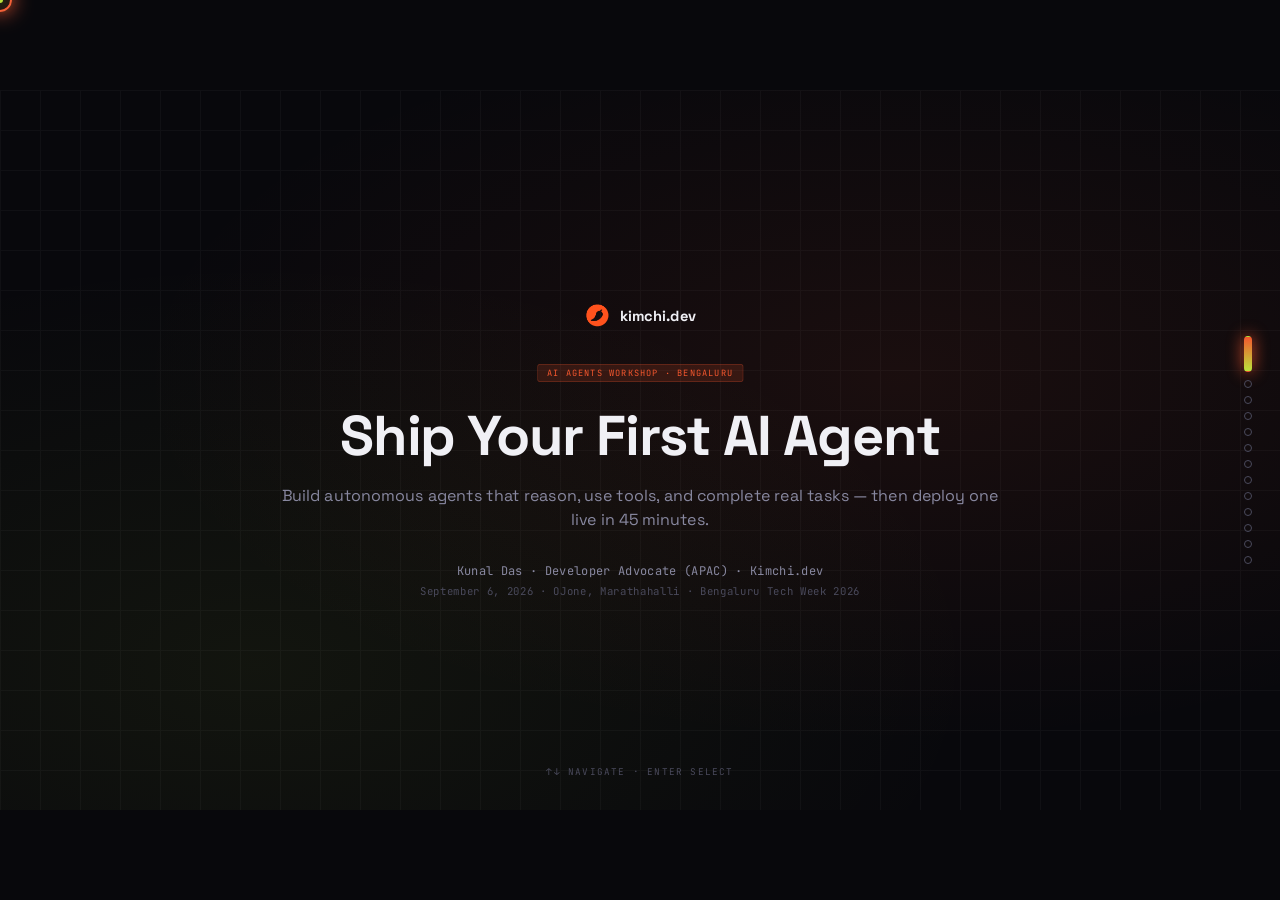
<file: 2026/ai-agents-workshop-blr/index.html>
<!DOCTYPE html>
<html lang="en">
<head>
<meta charset="UTF-8">
<meta name="viewport" content="width=device-width, initial-scale=1.0">
<title>Ship Your First AI Agent — AI Agents Workshop BLR | Kunal Das</title>
<link rel="preconnect" href="https://fonts.googleapis.com">
<link rel="preconnect" href="https://fonts.gstatic.com" crossorigin>
<link href="https://fonts.googleapis.com/css2?family=Space+Grotesk:wght@400;500;600;700&family=JetBrains+Mono:wght@400;500;700&display=swap" rel="stylesheet">
<style>
/* === CSS PROPERTIES — KIMCHI BRAND === */
:root {
    --chili-red: #F4572E; --chili-red-dim: rgba(244,87,46,0.15);
    --kimchi-lime: #BBE33B; --kimchi-lime-dim: rgba(187,227,59,0.15);
    --terminal-black: #08080C; --panel-charcoal: #12121A;
    --panel-steel: #1E1E28; --hairline: #2A2A38;
    --off-white: #F0F0F5; --muted-gray: #8888A0; --dim-gray: #4A4A5C;
    --savings-green: #28C840; --alert-amber: #FEBC2E; --burn-red: #FF5F57;
    --font-display: 'Space Grotesk', system-ui, sans-serif;
    --font-body: 'Space Grotesk', system-ui, sans-serif;
    --font-mono: 'JetBrains Mono', monospace;
    --ease-expo: cubic-bezier(0.16,1,0.3,1);
    --ease-back: cubic-bezier(0.34,1.56,0.64,1);
}

/* === RESET === */
* { margin:0; padding:0; box-sizing:border-box; }
html,body { width:100%; height:100%; margin:0; overflow:hidden; background:var(--terminal-black); font-family:var(--font-body); color:var(--off-white); cursor:none; }

/* === VIEWPORT + STAGE === */
.deck-viewport { position:fixed; inset:0; overflow:hidden; background:var(--terminal-black); }
.deck-stage { position:absolute; left:50%; top:50%; width:1920px; height:1080px; overflow:hidden; transform-origin:center center; background:var(--terminal-black); }
.slide { position:absolute; inset:0; width:1920px; height:1080px; overflow:hidden; display:block; visibility:hidden; opacity:0; pointer-events:none; background:var(--terminal-black); }
.slide.active,.slide.visible { visibility:visible; opacity:1; pointer-events:auto; z-index:1; }
img,video,canvas,svg { max-width:100%; max-height:100%; }

@media print {
    html,body { width:1920px; height:auto; overflow:visible; background:#fff; cursor:auto; }
    .deck-viewport { position:static; overflow:visible; background:#fff; }
    .deck-stage { position:static; width:auto; height:auto; transform:none !important; background:none; }
    .slide { position:relative; display:block !important; visibility:visible !important; opacity:1 !important; pointer-events:auto !important; width:1920px; height:1080px; break-after:page; page-break-after:always; }
    .slide:last-child { break-after:auto; page-break-after:auto; }
    .deck-controls,.custom-cursor,.cursor-dot,.page-indicator { display:none !important; }
}
@media (prefers-reduced-motion:reduce) { *,*::before,*::after { animation-duration:0.01ms !important; transition-duration:0.2s !important; } }

/* === CUSTOM CURSOR === */
.custom-cursor { position:fixed; width:24px; height:24px; border:2px solid var(--chili-red); border-radius:50%; pointer-events:none; z-index:10000; transform:translate(-50%,-50%); transition:width 0.2s var(--ease-expo),height 0.2s var(--ease-expo),border-color 0.2s,background 0.2s; box-shadow:0 0 20px var(--chili-red),inset 0 0 10px rgba(244,87,46,0.2); mix-blend-mode:screen; }
.cursor-dot { position:fixed; width:6px; height:6px; background:var(--kimchi-lime); border-radius:50%; pointer-events:none; z-index:10001; transform:translate(-50%,-50%); box-shadow:0 0 12px var(--kimchi-lime); }
.custom-cursor.hover { width:56px; height:56px; border-color:var(--kimchi-lime); background:rgba(187,227,59,0.1); box-shadow:0 0 40px var(--kimchi-lime); }

/* === PAGE INDICATOR === */
.page-indicator { position:fixed; right:28px; top:50%; transform:translateY(-50%); z-index:1000; display:flex; flex-direction:column; gap:8px; align-items:center; }
.page-dot { width:8px; height:8px; border-radius:50%; border:1px solid var(--dim-gray); background:transparent; cursor:none; transition:all 0.4s var(--ease-back); }
.page-dot:hover { border-color:var(--chili-red); transform:scale(1.4); }
.page-dot.active { width:8px; height:36px; border-radius:4px; background:linear-gradient(180deg,var(--chili-red),var(--kimchi-lime)); border-color:transparent; box-shadow:0 0 16px var(--chili-red); animation:dotPulse 2s ease-in-out infinite; }
.page-dot.completed { background:var(--kimchi-lime); border-color:transparent; box-shadow:0 0 6px var(--kimchi-lime); }
@keyframes dotPulse { 0%,100%{box-shadow:0 0 16px var(--chili-red);} 50%{box-shadow:0 0 28px var(--chili-red),0 0 48px rgba(244,87,46,0.3);} }

/* === SLIDE CHROME === */
.slide-inner { position:relative; width:100%; height:100%; padding:80px; display:flex; flex-direction:column; }
.section-tag { position:absolute; top:48px; left:80px; font-family:var(--font-mono); font-size:13px; letter-spacing:0.2em; text-transform:uppercase; padding:8px 18px; border:1px solid var(--hairline); border-radius:4px; background:rgba(18,18,26,0.8); backdrop-filter:blur(10px); display:flex; align-items:center; gap:10px; }
.section-tag::before { content:""; width:8px; height:8px; border-radius:50%; display:inline-block; }
.section-tag.setup { color:var(--kimchi-lime); border-color:rgba(187,227,59,0.4); } .section-tag.setup::before { background:var(--kimchi-lime); box-shadow:0 0 10px var(--kimchi-lime); }
.section-tag.problem { color:var(--burn-red); border-color:rgba(255,95,87,0.4); } .section-tag.problem::before { background:var(--burn-red); box-shadow:0 0 10px var(--burn-red); }
.section-tag.product { color:var(--chili-red); border-color:rgba(244,87,46,0.4); } .section-tag.product::before { background:var(--chili-red); box-shadow:0 0 10px var(--chili-red); }
.section-tag.how { color:var(--kimchi-lime); border-color:rgba(187,227,59,0.4); } .section-tag.how::before { background:var(--kimchi-lime); box-shadow:0 0 10px var(--kimchi-lime); }
.section-tag.governance { color:var(--alert-amber); border-color:rgba(254,188,46,0.4); } .section-tag.governance::before { background:var(--alert-amber); box-shadow:0 0 10px var(--alert-amber); }
.section-tag.challenge { color:var(--chili-red); border-color:rgba(244,87,46,0.4); } .section-tag.challenge::before { background:var(--chili-red); box-shadow:0 0 10px var(--chili-red); }
.section-tag.proof { color:var(--savings-green); border-color:rgba(40,200,64,0.4); } .section-tag.proof::before { background:var(--savings-green); box-shadow:0 0 10px var(--savings-green); }
.section-tag.demo { color:var(--kimchi-lime); border-color:rgba(187,227,59,0.4); } .section-tag.demo::before { background:var(--kimchi-lime); box-shadow:0 0 10px var(--kimchi-lime); }
.source-cite { position:absolute; bottom:40px; left:80px; font-family:var(--font-mono); font-size:14px; color:var(--muted-gray); }
.source-cite::before { content:"▸ "; color:var(--chili-red); }

/* === TYPOGRAPHY === */
.slide-title { font-family:var(--font-display); font-size:60px; line-height:1.15; letter-spacing:-0.02em; font-weight:700; color:var(--off-white); }
.slide-subtitle { font-size:24px; line-height:1.5; color:var(--muted-gray); font-weight:400; max-width:1100px; }
.h2 { font-family:var(--font-display); font-size:44px; line-height:1.15; font-weight:700; }
.h3 { font-size:26px; font-weight:600; line-height:1.25; }
.body-text { font-size:20px; line-height:1.6; color:var(--off-white); }
.body-lg { font-size:22px; line-height:1.5; color:var(--off-white); }
.caption { font-size:15px; color:var(--muted-gray); line-height:1.4; }
.mono { font-family:var(--font-mono); }
.accent-red { color:var(--chili-red); } .accent-lime { color:var(--kimchi-lime); } .accent-green { color:var(--savings-green); } .accent-amber { color:var(--alert-amber); } .accent-burn { color:var(--burn-red); }

/* === HERO NUMBERS === */
.hero-number { font-family:var(--font-display); font-size:100px; line-height:1.1; letter-spacing:-0.02em; font-weight:700; font-variant-numeric:tabular-nums; }
.big-stat { font-family:var(--font-display); font-size:64px; line-height:1.1; font-weight:700; font-variant-numeric:tabular-nums; }

/* === CARDS === */
.card { background:rgba(18,18,26,0.7); backdrop-filter:blur(12px); border:1px solid var(--hairline); border-radius:12px; padding:32px; }
.card-accent-red { border-left:3px solid var(--chili-red); } .card-accent-lime { border-left:3px solid var(--kimchi-lime); } .card-accent-burn { border-left:3px solid var(--burn-red); } .card-accent-amber { border-left:3px solid var(--alert-amber); } .card-accent-green { border-left:3px solid var(--savings-green); }

/* === TERMINAL === */
.terminal { background:var(--panel-charcoal); border:1px solid var(--hairline); border-radius:12px; overflow:hidden; box-shadow:0 20px 60px rgba(0,0,0,0.5); }
.terminal-titlebar { height:40px; background:var(--panel-steel); display:flex; align-items:center; padding:0 16px; gap:8px; border-bottom:1px solid var(--hairline); }
.terminal-dot { width:12px; height:12px; border-radius:50%; }
.terminal-dot.red { background:var(--burn-red); } .terminal-dot.yellow { background:var(--alert-amber); } .terminal-dot.green { background:var(--savings-green); }
.terminal-title { flex:1; text-align:center; font-family:var(--font-mono); font-size:14px; color:var(--muted-gray); }
.terminal-body { padding:24px; font-family:var(--font-mono); font-size:18px; line-height:1.7; color:var(--off-white); }
.terminal-body .prompt { color:var(--chili-red); } .terminal-body .cmd { color:var(--off-white); } .terminal-body .ok { color:var(--kimchi-lime); } .terminal-body .check { color:var(--savings-green); } .terminal-body .pending { color:var(--muted-gray); } .terminal-body .warn { color:var(--alert-amber); } .terminal-body .dim { color:var(--dim-gray); }
.cursor::after { content:"▋"; color:var(--chili-red); animation:blink 1s steps(1) infinite; }
@keyframes blink { 50%{opacity:0;} }

/* === QR CODE === */
.qr-container { background:var(--off-white); padding:20px; border-radius:12px; display:inline-block; }
.qr-container img { width:200px; height:200px; display:block; }
.qr-label { font-family:var(--font-mono); font-size:14px; color:var(--muted-gray); text-align:center; margin-top:12px; letter-spacing:0.1em; text-transform:uppercase; }

/* === LOGO === */
.kimchi-logo { display:inline-flex; align-items:center; gap:14px; }
.kimchi-logo img { width:40px; height:40px; }
.kimchi-logo-text { font-family:var(--font-display); font-size:22px; font-weight:700; color:var(--off-white); letter-spacing:-0.01em; }

/* === GRID HELPER === */
.grid-2 { display:grid; grid-template-columns:1fr 1fr; gap:32px; }
.grid-3 { display:grid; grid-template-columns:1fr 1fr 1fr; gap:24px; }
.grid-4 { display:grid; grid-template-columns:1fr 1fr 1fr 1fr; gap:24px; }

/* === FLOW ARROW === */
.flow-arrow { display:flex; align-items:center; justify-content:center; color:var(--chili-red); font-size:32px; }

/* === BADGE === */
.badge { display:inline-block; padding:4px 14px; border-radius:4px; font-family:var(--font-mono); font-size:13px; letter-spacing:0.1em; text-transform:uppercase; }
.badge-red { background:var(--chili-red-dim); color:var(--chili-red); border:1px solid rgba(244,87,46,0.3); }
.badge-lime { background:var(--kimchi-lime-dim); color:var(--kimchi-lime); border:1px solid rgba(187,227,59,0.3); }
.badge-amber { background:rgba(254,188,46,0.15); color:var(--alert-amber); border:1px solid rgba(254,188,46,0.3); }

/* === ENTRANCE ANIMATIONS === */
.bp-reveal-fade { opacity:0; animation:bp-anim-fade 600ms ease forwards; }
.bp-reveal-up { opacity:0; animation:bp-anim-up 700ms cubic-bezier(0.2,0.7,0.2,1) forwards; }
.bp-reveal-left { opacity:0; animation:bp-anim-left 700ms cubic-bezier(0.2,0.7,0.2,1) forwards; }
.bp-reveal-right { opacity:0; animation:bp-anim-right 700ms cubic-bezier(0.2,0.7,0.2,1) forwards; }
.bp-reveal-scale { opacity:0; animation:bp-anim-scale 700ms cubic-bezier(0.2,0.7,0.2,1) forwards; }
@keyframes bp-anim-fade { from{opacity:0;} to{opacity:1;} }
@keyframes bp-anim-up { from{opacity:0;transform:translateY(24px);} to{opacity:1;transform:translateY(0);} }
@keyframes bp-anim-left { from{opacity:0;transform:translateX(-32px);} to{opacity:1;transform:translateX(0);} }
@keyframes bp-anim-right { from{opacity:0;transform:translateX(32px);} to{opacity:1;transform:translateX(0);} }
@keyframes bp-anim-scale { from{opacity:0;transform:scale(0.94);} to{opacity:1;transform:scale(1);} }

/* === COVER SLIDE SPECIAL === */
.cover-bg { position:absolute; inset:0; background:radial-gradient(ellipse at 70% 40%, rgba(244,87,46,0.08), transparent 60%), radial-gradient(ellipse at 20% 80%, rgba(187,227,59,0.06), transparent 50%); }
.cover-grid-pattern { position:absolute; inset:0; opacity:0.03; background-image:linear-gradient(var(--off-white) 1px,transparent 1px),linear-gradient(90deg,var(--off-white) 1px,transparent 1px); background-size:60px 60px; }
</style>
</head>
<body>

<div class="custom-cursor" id="cursor"></div>
<div class="cursor-dot" id="cursorDot"></div>
<div class="page-indicator" id="pageIndicator"></div>

<div class="deck-viewport">
<div class="deck-stage" id="stage">

<!-- ============================================================
     Slide 1 — Cover / Title
     ============================================================ -->
<section class="slide active" id="slide-0">
<div class="cover-grid-pattern"></div>
<div class="cover-bg"></div>
<div class="slide-inner" style="justify-content:center;align-items:center;text-align:center;">
    <div class="bp-reveal-scale" style="margin-bottom:48px;">
        <div class="kimchi-logo" style="justify-content:center;">
            <img src="[data-uri]" alt="Kimchi logo">
            <span class="kimchi-logo-text">kimchi.dev</span>
        </div>
    </div>
    <div class="bp-reveal-up" style="animation-delay:0.15s;">
        <span class="badge badge-red">AI Agents Workshop · Bengaluru</span>
    </div>
    <h1 class="slide-title bp-reveal-up" style="font-size:84px;margin-top:32px;animation-delay:0.3s;">Ship Your First AI Agent</h1>
    <p class="slide-subtitle bp-reveal-up" style="margin-top:24px;animation-delay:0.45s;text-align:center;">Build autonomous agents that reason, use tools, and complete real tasks — then deploy one live in 45 minutes.</p>
    <div class="bp-reveal-up" style="margin-top:48px;animation-delay:0.6s;">
        <p class="mono" style="color:var(--muted-gray);font-size:18px;">Kunal Das · Developer Advocate (APAC) · Kimchi.dev</p>
        <p class="mono" style="color:var(--dim-gray);font-size:16px;margin-top:8px;">September 6, 2026 · OJone, Marathahalli · Bengaluru Tech Week 2026</p>
    </div>
    <div class="bp-reveal-fade" style="position:absolute;bottom:48px;left:50%;transform:translateX(-50%);animation-delay:0.8s;">
        <p class="mono" style="color:var(--dim-gray);font-size:14px;letter-spacing:0.2em;">↑↓ NAVIGATE · ENTER SELECT</p>
    </div>
</div>
</section>

<!-- ============================================================
     Slide 2 — Welcome + Setup
     ============================================================ -->
<section class="slide" id="slide-1">
<div class="slide-inner">
    <div class="section-tag setup">01 · Setup</div>
    <h2 class="slide-title bp-reveal-up" style="margin-top:60px;">Get Ready in 60 Seconds</h2>
    <p class="slide-subtitle bp-reveal-up" style="margin-top:16px;animation-delay:0.1s;">Install Kimchi, grab an API key, and register for the workshop.</p>
    <div style="display:grid;grid-template-columns:1.2fr 1fr;gap:40px;margin-top:48px;">
        <div class="bp-reveal-up" style="animation-delay:0.2s;">
            <div class="terminal">
                <div class="terminal-titlebar">
                    <span class="terminal-dot red"></span><span class="terminal-dot yellow"></span><span class="terminal-dot green"></span>
                    <span class="terminal-title">~/workshop — bash</span>
                </div>
                <div class="terminal-body">
                    <div><span class="prompt">$</span> <span class="cmd">curl -fsSL https://github.com/getkimchi/kimchi/releases/latest/download/install.sh | bash</span></div>
                    <div class="dim">↓ Installing Kimchi CLI...</div>
                    <div><span class="check">✓</span> <span class="ok">Kimchi installed</span> <span class="dim">v0.0.26</span></div>
                    <div style="height:12px;"></div>
                    <div><span class="prompt">$</span> <span class="cmd">kimchi setup</span></div>
                    <div class="dim">↓ Enter your API key when prompted</div>
                    <div><span class="check">✓</span> <span class="ok">Config saved to ~/.config/kimchi/config.json</span></div>
                    <div style="height:12px;"></div>
                    <div><span class="prompt">$</span> <span class="cmd">kimchi</span></div>
                    <div class="ok">Welcome to Kimchi — pick a /ferment workflow</div>
                    <div class="cursor"></div>
                </div>
            </div>
            <p class="caption bp-reveal-fade" style="margin-top:16px;animation-delay:0.4s;">Don't have an API key? We are distributing keys at the front desk. BYOK (OpenAI, Anthropic, GitHub Copilot) also works.</p>
        </div>
        <div class="bp-reveal-right" style="animation-delay:0.3s;display:flex;flex-direction:column;align-items:center;justify-content:center;">
            <div class="card card-accent-lime" style="text-align:center;padding:40px;">
                <h3 class="h3 accent-lime" style="margin-bottom:20px;">Scan to Register</h3>
                <div class="qr-container">
                    <img src="[data-uri]" alt="QR code for registration form">
                </div>
                <p class="qr-label">Registration Form</p>
                <p class="body-text" style="margin-top:20px;font-size:18px;">Drop your email + GitHub handle.<br>We'll send materials and your API key.</p>
            </div>
        </div>
    </div>
</div>
</section>

<!-- ============================================================
     Slide 3 — Why Agents Are Hard
     ============================================================ -->
<section class="slide" id="slide-2">
<div class="slide-inner">
    <div class="section-tag problem">02 · The Problem</div>
    <h2 class="slide-title bp-reveal-up" style="margin-top:60px;">Building Agents That <span class="accent-burn">Actually Work</span> Is Hard</h2>
    <p class="slide-subtitle bp-reveal-up" style="margin-top:16px;animation-delay:0.1s;">Everyone talks about AI agents. Almost no one ships one to production. Here's why.</p>
    <div class="grid-3" style="margin-top:56px;">
        <div class="card card-accent-burn bp-reveal-up" style="animation-delay:0.2s;">
            <div class="mono accent-burn" style="font-size:14px;letter-spacing:0.15em;margin-bottom:16px;">PROBLEM 01</div>
            <h3 class="h3" style="margin-bottom:16px;">Model Roulette</h3>
            <p class="body-text" style="color:var(--muted-gray);">Which model? GPT? Claude? DeepSeek? Each has strengths, weaknesses, and very different costs. Picking wrong means bad output or blown budgets.</p>
        </div>
        <div class="card card-accent-amber bp-reveal-up" style="animation-delay:0.35s;">
            <div class="mono accent-amber" style="font-size:14px;letter-spacing:0.15em;margin-bottom:16px;">PROBLEM 02</div>
            <h3 class="h3" style="margin-bottom:16px;">Tool Integration Hell</h3>
            <p class="body-text" style="color:var(--muted-gray);">Your agent needs to read files, call APIs, run code, search the web. Wiring each tool manually is fragile glue code that breaks on every update.</p>
        </div>
        <div class="card card-accent-red bp-reveal-up" style="animation-delay:0.5s;">
            <div class="mono accent-red" style="font-size:14px;letter-spacing:0.15em;margin-bottom:16px;">PROBLEM 03</div>
            <h3 class="h3" style="margin-bottom:16px;">No Guardrails</h3>
            <p class="body-text" style="color:var(--muted-gray);">Agents run autonomously — but who watches the spend? Who reviews the output? Without governance, you get hallucinations, security holes, and surprise bills.</p>
        </div>
    </div>
    <div class="bp-reveal-fade" style="margin-top:48px;animation-delay:0.7s;">
        <p class="body-lg" style="text-align:center;color:var(--off-white);">The gap between a <span class="accent-burn">cool demo</span> and a <span class="accent-lime">shipped product</span> is governance, cost control, and quality review.</p>
    </div>
    <div class="source-cite">kimchi.dev</div>
</div>
</section>

<!-- ============================================================
     Slide 4 — What Is an AI Agent?
     ============================================================ -->
<section class="slide" id="slide-3">
<div class="slide-inner">
    <div class="section-tag product">03 · Fundamentals</div>
    <h2 class="slide-title bp-reveal-up" style="margin-top:60px;">What Is an AI Agent?</h2>
    <p class="slide-subtitle bp-reveal-up" style="margin-top:16px;animation-delay:0.1s;">Not a chatbot. Not an API call. An autonomous system that reasons, decides, and acts.</p>
    <div style="display:grid;grid-template-columns:1fr 1fr 1fr;gap:32px;margin-top:56px;align-items:stretch;">
        <div class="card bp-reveal-up" style="animation-delay:0.2s;text-align:center;">
            <div style="font-size:48px;margin-bottom:20px;">🧠</div>
            <h3 class="h3 accent-red" style="margin-bottom:16px;">LLM Brain</h3>
            <p class="body-text" style="color:var(--muted-gray);">The reasoning engine. Takes context, decides what to do next, plans multi-step tasks. Not just generating text — choosing actions.</p>
        </div>
        <div class="card bp-reveal-up" style="animation-delay:0.35s;text-align:center;">
            <div style="font-size:48px;margin-bottom:20px;">🔧</div>
            <h3 class="h3 accent-lime" style="margin-bottom:16px;">Tools</h3>
            <p class="body-text" style="color:var(--muted-gray);">File I/O, shell commands, web search, API calls, code execution. The agent picks the right tool for the job — no manual glue code.</p>
        </div>
        <div class="card bp-reveal-up" style="animation-delay:0.5s;text-align:center;">
            <div style="font-size:48px;margin-bottom:20px;">🔁</div>
            <h3 class="h3 accent-amber" style="margin-bottom:16px;">Reasoning Loop</h3>
            <p class="body-text" style="color:var(--muted-gray);">Observe → Think → Act → Observe. The agent runs this loop autonomously until the task is done — or until guardrails stop it.</p>
        </div>
    </div>
    <div class="bp-reveal-scale" style="margin-top:56px;animation-delay:0.65s;">
        <div class="terminal" style="max-width:900px;margin:0 auto;">
            <div class="terminal-body" style="text-align:center;font-size:20px;">
                <span class="prompt">user:</span> <span class="cmd">Build me a portfolio website and deploy it</span><br>
                <span style="height:8px;display:block;"></span>
                <span class="ok">agent:</span> <span class="dim">→ plan milestones → scaffold project → write components → review quality → deploy</span> <span class="check">✓</span>
            </div>
        </div>
    </div>
    <div class="source-cite">docs.kimchi.dev</div>
</div>
</section>

<!-- ============================================================
     Slide 5 — Agent vs Chatbot: When to Use
     ============================================================ -->
<section class="slide" id="slide-4">
<div class="slide-inner">
    <div class="section-tag how">04 · When to Use</div>
    <h2 class="slide-title bp-reveal-up" style="margin-top:60px;">Agent vs Chatbot — Know the Difference</h2>
    <p class="slide-subtitle bp-reveal-up" style="margin-top:16px;animation-delay:0.1s;">Agents are powerful. They are also expensive and unpredictable. Use the right tool.</p>
    <div class="grid-2" style="margin-top:56px;">
        <div class="card card-accent-amber bp-reveal-left" style="animation-delay:0.2s;">
            <div style="display:flex;align-items:center;gap:16px;margin-bottom:24px;">
                <span style="font-size:36px;">💬</span>
                <h3 class="h3 accent-amber">Chatbot</h3>
            </div>
            <p class="mono" style="color:var(--muted-gray);font-size:14px;margin-bottom:20px;letter-spacing:0.1em;">SINGLE TURN · NO TOOLS · NO AUTONOMY</p>
            <div style="display:flex;flex-direction:column;gap:16px;">
                <div><span class="accent-green">✓</span> <span class="body-text">Answering questions, generating text</span></div>
                <div><span class="accent-green">✓</span> <span class="body-text">Summarization, translation, brainstorming</span></div>
                <div><span class="accent-green">✓</span> <span class="body-text">Cheap, predictable, fast</span></div>
                <div style="height:1px;background:var(--hairline);margin:8px 0;"></div>
                <div><span class="accent-burn">✗</span> <span class="body-text" style="color:var(--muted-gray);">Cannot take actions or run code</span></div>
                <div><span class="accent-burn">✗</span> <span class="body-text" style="color:var(--muted-gray);">No memory across sessions</span></div>
            </div>
        </div>
        <div class="card card-accent-lime bp-reveal-right" style="animation-delay:0.35s;">
            <div style="display:flex;align-items:center;gap:16px;margin-bottom:24px;">
                <span style="font-size:36px;">🤖</span>
                <h3 class="h3 accent-lime">Agent</h3>
            </div>
            <p class="mono" style="color:var(--muted-gray);font-size:14px;margin-bottom:20px;letter-spacing:0.1em;">MULTI-STEP · TOOL USE · AUTONOMOUS</p>
            <div style="display:flex;flex-direction:column;gap:16px;">
                <div><span class="accent-green">✓</span> <span class="body-text">Build, test, and deploy real software</span></div>
                <div><span class="accent-green">✓</span> <span class="body-text">Multi-step tasks with self-correction</span></div>
                <div><span class="accent-green">✓</span> <span class="body-text">Uses tools, reads files, runs commands</span></div>
                <div style="height:1px;background:var(--hairline);margin:8px 0;"></div>
                <div><span class="accent-burn">!</span> <span class="body-text" style="color:var(--muted-gray);">Needs guardrails — spend caps, review</span></div>
                <div><span class="accent-burn">!</span> <span class="body-text" style="color:var(--muted-gray);">More tokens, more cost, less predictable</span></div>
            </div>
        </div>
    </div>
    <div class="bp-reveal-fade" style="margin-top:40px;animation-delay:0.55s;">
        <p class="body-lg" style="text-align:center;color:var(--muted-gray);"><span class="accent-red">Rule of thumb:</span> If the task needs one response, use a chatbot. If it needs a plan, tools, and multiple steps — use an agent.</p>
    </div>
    <div class="source-cite">docs.kimchi.dev/concepts/agents</div>
</div>
</section>

<!-- ============================================================
     Slide 6 — What Is Kimchi?
     ============================================================ -->
<section class="slide" id="slide-5">
<div class="slide-inner">
    <div class="section-tag product">05 · The Platform</div>
    <h2 class="slide-title bp-reveal-up" style="margin-top:60px;">What Is <span class="accent-red">Kimchi</span>?</h2>
    <p class="slide-subtitle bp-reveal-up" style="margin-top:16px;animation-delay:0.1s;">A CLI coding agent, inference layer, and spend console — all in one. Powered by open-source models.</p>
    <div class="grid-4" style="margin-top:56px;">
        <div class="card card-accent-red bp-reveal-up" style="animation-delay:0.2s;">
            <div class="mono accent-red" style="font-size:13px;letter-spacing:0.15em;margin-bottom:16px;">PILLAR 01</div>
            <h3 class="h3" style="margin-bottom:12px;">Models</h3>
            <p class="body-text" style="color:var(--muted-gray);font-size:18px;">Multi-model orchestration. 50+ models. No lock-in. Open-source first.</p>
        </div>
        <div class="card card-accent-lime bp-reveal-up" style="animation-delay:0.3s;">
            <div class="mono accent-lime" style="font-size:13px;letter-spacing:0.15em;margin-bottom:16px;">PILLAR 02</div>
            <h3 class="h3" style="margin-bottom:12px;">Data</h3>
            <p class="body-text" style="color:var(--muted-gray);font-size:18px;">VPC deployment. Data residency. Open-weight models that can't call home.</p>
        </div>
        <div class="card card-accent-amber bp-reveal-up" style="animation-delay:0.4s;">
            <div class="mono accent-amber" style="font-size:13px;letter-spacing:0.15em;margin-bottom:16px;">PILLAR 03</div>
            <h3 class="h3" style="margin-bottom:12px;">Quality</h3>
            <p class="body-text" style="color:var(--muted-gray);font-size:18px;">Every task graded before it ships. Evaluator role self-verifies each milestone.</p>
        </div>
        <div class="card card-accent-green bp-reveal-up" style="animation-delay:0.5s;">
            <div class="mono accent-green" style="font-size:13px;letter-spacing:0.15em;margin-bottom:16px;">PILLAR 04</div>
            <h3 class="h3" style="margin-bottom:12px;">Spend</h3>
            <p class="body-text" style="color:var(--muted-gray);font-size:18px;">Per-developer, per-team, per-tag cost attribution. Hard budget caps that enforce.</p>
        </div>
    </div>
    <div class="bp-reveal-scale" style="margin-top:48px;animation-delay:0.65s;">
        <div class="terminal" style="max-width:700px;margin:0 auto;">
            <div class="terminal-body" style="text-align:center;font-size:22px;">
                <span class="dim">The governed AI coding platform.</span><br>
                <span class="ok">Build with freedom. Start in 60 seconds.</span>
            </div>
        </div>
    </div>
    <div class="source-cite">kimchi.dev</div>
</div>
</section>

<!-- ============================================================
     Slide 7 — Multi-Model Orchestration
     ============================================================ -->
<section class="slide" id="slide-6">
<div class="slide-inner">
    <div class="section-tag how">06 · How It Works</div>
    <h2 class="slide-title bp-reveal-up" style="margin-top:60px;">Multi-Model Orchestration</h2>
    <p class="slide-subtitle bp-reveal-up" style="margin-top:16px;animation-delay:0.1s;">Different models for different jobs. Kimchi routes automatically — you get the best output at the lowest cost.</p>
    <div style="display:flex;align-items:center;justify-content:center;gap:24px;margin-top:64px;">
        <div class="card card-accent-red bp-reveal-left" style="animation-delay:0.2s;text-align:center;width:260px;">
            <div class="mono accent-red" style="font-size:14px;letter-spacing:0.15em;margin-bottom:12px;">ROLE</div>
            <h3 class="h3 accent-red" style="margin-bottom:16px;">Orchestrator</h3>
            <p class="body-text" style="color:var(--muted-gray);font-size:18px;">Main loop. Classifies the task, decides who does what, delegates.</p>
            <p class="mono" style="color:var(--dim-gray);font-size:13px;margin-top:16px;">e.g. kimi-k2.7</p>
        </div>
        <div class="flow-arrow bp-reveal-fade" style="animation-delay:0.35s;">→</div>
        <div class="card card-accent-lime bp-reveal-up" style="animation-delay:0.4s;text-align:center;width:260px;">
            <div class="mono accent-lime" style="font-size:14px;letter-spacing:0.15em;margin-bottom:12px;">ROLE</div>
            <h3 class="h3 accent-lime" style="margin-bottom:16px;">Builder</h3>
            <p class="body-text" style="color:var(--muted-gray);font-size:18px;">Writes the code. Implements features, fixes bugs, runs tests.</p>
            <p class="mono" style="color:var(--dim-gray);font-size:13px;margin-top:16px;">e.g. minimax-m3</p>
        </div>
        <div class="flow-arrow bp-reveal-fade" style="animation-delay:0.55s;">→</div>
        <div class="card card-accent-amber bp-reveal-right" style="animation-delay:0.6s;text-align:center;width:260px;">
            <div class="mono accent-amber" style="font-size:14px;letter-spacing:0.15em;margin-bottom:12px;">ROLE</div>
            <h3 class="h3 accent-amber" style="margin-bottom:16px;">Reviewer</h3>
            <p class="body-text" style="color:var(--muted-gray);font-size:18px;">Grades every output. Catches bugs, enforces quality before it ships.</p>
            <p class="mono" style="color:var(--dim-gray);font-size:13px;margin-top:16px;">e.g. claude-sonnet</p>
        </div>
    </div>
    <div class="bp-reveal-fade" style="margin-top:56px;animation-delay:0.75s;">
        <div class="grid-3" style="max-width:1100px;margin:0 auto;">
            <div style="text-align:center;"><span class="big-stat accent-lime">1/13</span><p class="caption" style="margin-top:8px;">Cost of frontier models</p></div>
            <div style="text-align:center;"><span class="big-stat accent-red">50+</span><p class="caption" style="margin-top:8px;">Models supported</p></div>
            <div style="text-align:center;"><span class="big-stat accent-amber">0</span><p class="caption" style="margin-top:8px;">Lock-in. Ever.</p></div>
        </div>
    </div>
    <div class="source-cite">kimchi.dev · app.kimchi.dev</div>
</div>
</section>

<!-- ============================================================
     Slide 8 — /ferment Workflow
     ============================================================ -->
<section class="slide" id="slide-7">
<div class="slide-inner">
    <div class="section-tag how">07 · Feature Deep Dive</div>
    <h2 class="slide-title bp-reveal-up" style="margin-top:60px;"><span class="accent-red">/ferment</span> — Multi-Session Projects</h2>
    <p class="slide-subtitle bp-reveal-up" style="margin-top:16px;animation-delay:0.1s;">Break a task into milestones, self-evaluate, and deliver — with minimal interruptions. State persists across sessions.</p>
    <div style="display:grid;grid-template-columns:1fr 1.3fr;gap:40px;margin-top:48px;">
        <div class="bp-reveal-left" style="animation-delay:0.2s;">
            <div style="display:flex;flex-direction:column;gap:20px;">
                <div class="card card-accent-red" style="padding:24px;">
                    <div class="mono accent-red" style="font-size:13px;margin-bottom:8px;">STEP 01</div>
                    <h3 class="h3" style="font-size:22px;margin-bottom:8px;">Plan</h3>
                    <p class="body-text" style="color:var(--muted-gray);font-size:18px;">Agent breaks the goal into structured milestones with clear acceptance criteria.</p>
                </div>
                <div class="card card-accent-lime" style="padding:24px;">
                    <div class="mono accent-lime" style="font-size:13px;margin-bottom:8px;">STEP 02</div>
                    <h3 class="h3" style="font-size:22px;margin-bottom:8px;">Build + Self-Evaluate</h3>
                    <p class="body-text" style="color:var(--muted-gray);font-size:18px;">Each milestone is built, then graded by the reviewer role before moving on.</p>
                </div>
                <div class="card card-accent-green" style="padding:24px;">
                    <div class="mono accent-green" style="font-size:13px;margin-bottom:8px;">STEP 03</div>
                    <h3 class="h3" style="font-size:22px;margin-bottom:8px;">Deliver</h3>
                    <p class="body-text" style="color:var(--muted-gray);font-size:18px;">Quality-verified output. State saved — resume any session, pick up where you left off.</p>
                </div>
            </div>
        </div>
        <div class="bp-reveal-right" style="animation-delay:0.35s;">
            <div class="terminal">
                <div class="terminal-titlebar">
                    <span class="terminal-dot red"></span><span class="terminal-dot yellow"></span><span class="terminal-dot green"></span>
                    <span class="terminal-title">~/my-portfolio — kimchi</span>
                </div>
                <div class="terminal-body" style="font-size:16px;">
                    <div><span class="prompt">$</span> <span class="cmd">kimchi --ferment "Build a portfolio website"</span></div>
                    <div class="dim">↓ Analyzing task...</div>
                    <div style="height:8px;"></div>
                    <div><span class="warn">▸ MILESTONE 1:</span> <span class="cmd">Scaffold project structure</span></div>
                    <div class="dim">  Planning files, components, routing...</div>
                    <div><span class="check">✓</span> <span class="ok">Complete — index.html, style.css, app.js</span></div>
                    <div style="height:8px;"></div>
                    <div><span class="warn">▸ MILESTONE 2:</span> <span class="cmd">Build hero + about sections</span></div>
                    <div class="dim">  Writing components...</div>
                    <div><span class="check">✓</span> <span class="ok">Reviewer grade: 92/100</span></div>
                    <div style="height:8px;"></div>
                    <div><span class="warn">▸ MILESTONE 3:</span> <span class="cmd">Add projects gallery</span></div>
                    <div class="dim">  Building responsive grid...</div>
                    <div><span class="pending">● In progress...</span></div>
                    <div class="cursor"></div>
                </div>
            </div>
            <p class="caption bp-reveal-fade" style="margin-top:16px;animation-delay:0.5s;">State persists in .kimchi/ferments/ — close the terminal, come back tomorrow, pick up exactly here.</p>
        </div>
    </div>
    <div class="source-cite">docs.kimchi.dev/ferment</div>
</div>
</section>

<!-- ============================================================
     Slide 9 — Tool Use & Guardrails
     ============================================================ -->
<section class="slide" id="slide-8">
<div class="slide-inner">
    <div class="section-tag governance">08 · Governance</div>
    <h2 class="slide-title bp-reveal-up" style="margin-top:60px;">Tools + Guardrails = <span class="accent-lime">Trust</span></h2>
    <p class="slide-subtitle bp-reveal-up" style="margin-top:16px;animation-delay:0.1s;">Agents need tools to be useful. They need guardrails to be safe. Kimchi gives you both.</p>
    <div class="grid-2" style="margin-top:56px;">
        <div class="bp-reveal-left" style="animation-delay:0.2s;">
            <h3 class="h3 accent-lime" style="margin-bottom:24px;">Built-in Tools</h3>
            <div style="display:flex;flex-direction:column;gap:16px;">
                <div class="card" style="padding:20px;display:flex;align-items:center;gap:16px;">
                    <span style="font-size:24px;">📁</span>
                    <div><span class="body-text" style="font-weight:600;">File I/O</span><p class="caption">Read, write, edit project files</p></div>
                </div>
                <div class="card" style="padding:20px;display:flex;align-items:center;gap:16px;">
                    <span style="font-size:24px;">🖥️</span>
                    <div><span class="body-text" style="font-weight:600;">Shell Commands</span><p class="caption">Run builds, tests, git, npm</p></div>
                </div>
                <div class="card" style="padding:20px;display:flex;align-items:center;gap:16px;">
                    <span style="font-size:24px;">🔌</span>
                    <div><span class="body-text" style="font-weight:600;">MCP Servers</span><p class="caption">Connect any external tool or API</p></div>
                </div>
                <div class="card" style="padding:20px;display:flex;align-items:center;gap:16px;">
                    <span style="font-size:24px;">🌐</span>
                    <div><span class="body-text" style="font-weight:600;">Web Search</span><p class="caption">Research docs, APIs, current info</p></div>
                </div>
            </div>
        </div>
        <div class="bp-reveal-right" style="animation-delay:0.35s;">
            <h3 class="h3 accent-amber" style="margin-bottom:24px;">Guardrails</h3>
            <div style="display:flex;flex-direction:column;gap:16px;">
                <div class="card card-accent-amber" style="padding:20px;">
                    <span class="body-text" style="font-weight:600;">💰 Spend Caps</span>
                    <p class="body-text" style="color:var(--muted-gray);font-size:18px;margin-top:6px;">Hard budget limits at user, team, API key, and org level. Enforces, not just alerts.</p>
                </div>
                <div class="card card-accent-red" style="padding:20px;">
                    <span class="body-text" style="font-weight:600;">🔐 Permissions</span>
                    <p class="body-text" style="color:var(--muted-gray);font-size:18px;margin-top:6px;">Approve or deny tool calls before execution. Fine-grained control over what the agent can touch.</p>
                </div>
                <div class="card card-accent-lime" style="padding:20px;">
                    <span class="body-text" style="font-weight:600;">✅ Quality Review</span>
                    <p class="body-text" style="color:var(--muted-gray);font-size:18px;margin-top:6px;">Reviewer model grades every milestone. Nothing ships without a passing score.</p>
                </div>
                <div class="card card-accent-green" style="padding:20px;">
                    <span class="body-text" style="font-weight:600;">📊 Cost Attribution</span>
                    <p class="body-text" style="color:var(--muted-gray);font-size:18px;margin-top:6px;">Tag sessions with /tags. See exactly who spent what, on which model, for which project.</p>
                </div>
            </div>
        </div>
    </div>
    <div class="source-cite">docs.kimchi.dev/governance</div>
</div>
</section>

<!-- ============================================================
     Slide 10 — Live Demo
     ============================================================ -->
<section class="slide" id="slide-9">
<div class="slide-inner">
    <div class="section-tag demo">09 · Live Demo</div>
    <h2 class="slide-title bp-reveal-up" style="margin-top:60px;">Watch It Build</h2>
    <p class="slide-subtitle bp-reveal-up" style="margin-top:16px;animation-delay:0.1s;">One prompt. Multi-model orchestration. /ferment workflow. Quality-reviewed output.</p>
    <div class="bp-reveal-scale" style="margin-top:48px;animation-delay:0.2s;">
        <div class="terminal" style="max-width:1100px;margin:0 auto;">
            <div class="terminal-titlebar">
                <span class="terminal-dot red"></span><span class="terminal-dot yellow"></span><span class="terminal-dot green"></span>
                <span class="terminal-title">~/demo-portfolio — kimchi</span>
            </div>
            <div class="terminal-body" style="font-size:17px;">
                <div><span class="prompt">›</span> <span class="cmd">Build me a portfolio website with a hero section, about me, and a projects gallery. Deploy-ready.</span></div>
                <div style="height:12px;"></div>
                <div class="dim">→ Orchestrator: classifying task... routing to builder (minimax-m3)</div>
                <div style="height:8px;"></div>
                <div><span class="warn">▸ MILESTONE 1/4:</span> <span class="cmd">Scaffold project</span></div>
                <div class="dim">  Creating index.html, styles.css, script.js...</div>
                <div><span class="check">✓</span> <span class="ok">Done · Reviewer: 95/100</span></div>
                <div style="height:8px;"></div>
                <div><span class="warn">▸ MILESTONE 2/4:</span> <span class="cmd">Hero section</span></div>
                <div class="dim">  Building responsive hero with gradient background...</div>
                <div><span class="check">✓</span> <span class="ok">Done · Reviewer: 91/100</span></div>
                <div style="height:8px;"></div>
                <div><span class="warn">▸ MILESTONE 3/4:</span> <span class="cmd">About + Projects gallery</span></div>
                <div class="dim">  Writing bio section, building card grid...</div>
                <div><span class="check">✓</span> <span class="ok">Done · Reviewer: 88/100</span></div>
                <div style="height:8px;"></div>
                <div><span class="warn">▸ MILESTONE 4/4:</span> <span class="cmd">Polish + responsive</span></div>
                <div class="dim">  Adding mobile breakpoints, smooth scroll, animations...</div>
                <div><span class="check">✓</span> <span class="ok">Done · Reviewer: 93/100</span></div>
                <div style="height:12px;"></div>
                <div class="ok">━━━━━━━━━━━━━━━━━━━━━━━━━━━━━━</div>
                <div><span class="ok">✓ BUILD COMPLETE</span> <span class="dim">· 4/4 milestones · avg score 92/100</span></div>
                <div class="dim">  Tokens: 12,847 · Cost: $0.04 · Time: 2m 14s</div>
                <div class="cursor"></div>
            </div>
        </div>
    </div>
    <p class="caption bp-reveal-fade" style="text-align:center;margin-top:24px;animation-delay:0.4s;">That is what you are about to do. Your turn.</p>
    <div class="source-cite">app.kimchi.dev</div>
</div>
</section>

<!-- ============================================================
     Slide 11 — The Challenge: "Ship It"
     ============================================================ -->
<section class="slide" id="slide-10">
<div class="slide-inner">
    <div class="section-tag challenge">10 · Challenge</div>
    <h2 class="slide-title bp-reveal-up" style="margin-top:60px;">The <span class="accent-red">Ship It</span> Challenge</h2>
    <p class="slide-subtitle bp-reveal-up" style="margin-top:16px;animation-delay:0.1s;">Build a portfolio website with Kimchi. Deploy it live. Win Kimchi swag.</p>
    <div style="display:grid;grid-template-columns:1.3fr 1fr;gap:40px;margin-top:48px;">
        <div class="bp-reveal-left" style="animation-delay:0.2s;">
            <div class="card card-accent-red" style="padding:36px;">
                <h3 class="h3 accent-red" style="margin-bottom:24px;">The Rules</h3>
                <div style="display:flex;flex-direction:column;gap:18px;">
                    <div style="display:flex;gap:16px;align-items:flex-start;">
                        <span class="mono accent-red" style="font-size:24px;font-weight:700;">01</span>
                        <div><span class="body-text" style="font-weight:600;">Build a portfolio website</span><p class="body-text" style="color:var(--muted-gray);font-size:18px;">Hero, about, projects gallery. Your portfolio, your design.</p></div>
                    </div>
                    <div style="display:flex;gap:16px;align-items:flex-start;">
                        <span class="mono accent-red" style="font-size:24px;font-weight:700;">02</span>
                        <div><span class="body-text" style="font-weight:600;">Use Kimchi</span><p class="body-text" style="color:var(--muted-gray);font-size:18px;">/ferment, multi-model, tools — use what you learned.</p></div>
                    </div>
                    <div style="display:flex;gap:16px;align-items:flex-start;">
                        <span class="mono accent-red" style="font-size:24px;font-weight:700;">03</span>
                        <div><span class="body-text" style="font-weight:600;">Deploy it live</span><p class="body-text" style="color:var(--muted-gray);font-size:18px;">Vercel or GitHub Pages. Must be a real URL.</p></div>
                    </div>
                    <div style="display:flex;gap:16px;align-items:flex-start;">
                        <span class="mono accent-red" style="font-size:24px;font-weight:700;">04</span>
                        <div><span class="body-text" style="font-weight:600;">Submit before 10:50 AM</span><p class="body-text" style="color:var(--muted-gray);font-size:18px;">Scan the QR → fill the form with your live URL + repo.</p></div>
                    </div>
                </div>
                <div style="margin-top:32px;padding-top:24px;border-top:1px solid var(--hairline);">
                    <div style="display:flex;align-items:center;gap:16px;">
                        <span style="font-size:32px;">🏆</span>
                        <div><span class="h3 accent-lime">Prize: Kimchi Swag</span><p class="caption">Stickers, t-shirt, and bragging rights. Judged on design, functionality, and creative use of Kimchi features.</p></div>
                    </div>
                </div>
            </div>
        </div>
        <div class="bp-reveal-right" style="animation-delay:0.35s;display:flex;flex-direction:column;align-items:center;justify-content:center;">
            <div class="card card-accent-lime" style="text-align:center;padding:40px;">
                <h3 class="h3 accent-lime" style="margin-bottom:20px;">Submit Your Project</h3>
                <div class="qr-container">
                    <img src="[data-uri]" alt="QR code for challenge submission form">
                </div>
                <p class="qr-label">Submission Form</p>
                <p class="body-text" style="margin-top:20px;font-size:18px;">Scan when your site is live.<br>Need: deployed URL + repo link.</p>
            </div>
        </div>
    </div>
</div>
</section>

<!-- ============================================================
     Slide 12 — Deploy Quick-Start
     ============================================================ -->
<section class="slide" id="slide-11">
<div class="slide-inner">
    <div class="section-tag setup">11 · Deploy</div>
    <h2 class="slide-title bp-reveal-up" style="margin-top:60px;">Deploy in 60 Seconds</h2>
    <p class="slide-subtitle bp-reveal-up" style="margin-top:16px;animation-delay:0.1s;">Two paths. Pick one. Get a live URL.</p>
    <div class="grid-2" style="margin-top:56px;">
        <div class="bp-reveal-left" style="animation-delay:0.2s;">
            <div class="card card-accent-lime" style="padding:32px;">
                <div style="display:flex;align-items:center;gap:12px;margin-bottom:24px;">
                    <span style="font-size:28px;">▲</span>
                    <h3 class="h3 accent-lime">Vercel</h3>
                    <span class="badge badge-lime">Fastest</span>
                </div>
                <div class="terminal">
                    <div class="terminal-body" style="font-size:16px;">
                        <div><span class="prompt">$</span> <span class="cmd">npm i -g vercel</span></div>
                        <div><span class="prompt">$</span> <span class="cmd">vercel</span></div>
                        <div class="dim">? Set up and deploy? → Y</div>
                        <div class="dim">? Project name? → my-portfolio</div>
                        <div class="dim">? Framework? → Other / Static</div>
                        <div style="height:8px;"></div>
                        <div><span class="check">✓</span> <span class="ok">Deployed!</span></div>
                        <div class="ok">→ https://my-portfolio.vercel.app</div>
                        <div class="cursor"></div>
                    </div>
                </div>
                <p class="caption" style="margin-top:16px;">Zero config for static sites. Just run <span class="mono accent-lime">vercel</span> in your project folder.</p>
            </div>
        </div>
        <div class="bp-reveal-right" style="animation-delay:0.35s;">
            <div class="card card-accent-amber" style="padding:32px;">
                <div style="display:flex;align-items:center;gap:12px;margin-bottom:24px;">
                    <span style="font-size:28px;">🐙</span>
                    <h3 class="h3 accent-amber">GitHub Pages</h3>
                    <span class="badge badge-amber">Free Forever</span>
                </div>
                <div class="terminal">
                    <div class="terminal-body" style="font-size:16px;">
                        <div><span class="prompt">$</span> <span class="cmd">git init && git add . && git commit -m "portfolio"</span></div>
                        <div><span class="prompt">$</span> <span class="cmd">gh repo create my-portfolio --public --source=. --push</span></div>
                        <div><span class="prompt">$</span> <span class="cmd">gh repo edit --enable-website</span></div>
                        <div style="height:8px;"></div>
                        <div><span class="check">✓</span> <span class="ok">GitHub Pages enabled</span></div>
                        <div class="ok">→ https://user.github.io/my-portfolio</div>
                        <div class="cursor"></div>
                    </div>
                </div>
                <p class="caption" style="margin-top:16px;">Push to GitHub, enable Pages in repo settings. Or use <span class="mono accent-amber">gh repo edit --enable-website</span>.</p>
            </div>
        </div>
    </div>
    <div class="bp-reveal-fade" style="margin-top:32px;animation-delay:0.5s;">
        <div class="card" style="padding:20px 32px;display:flex;align-items:center;gap:16px;max-width:800px;margin:0 auto;">
            <span style="font-size:24px;">💡</span>
            <p class="body-text" style="font-size:18px;">Ask Kimchi to deploy for you — <span class="mono accent-lime">"deploy this to Vercel"</span> — it can run the CLI for you.</p>
        </div>
    </div>
</div>
</section>

<!-- ============================================================
     Slide 13 — Resources + Q&A + Feedback
     ============================================================ -->
<section class="slide" id="slide-12">
<div class="cover-grid-pattern"></div>
<div class="cover-bg"></div>
<div class="slide-inner" style="justify-content:center;align-items:center;text-align:center;">
    <div class="bp-reveal-scale" style="margin-bottom:32px;">
        <div class="kimchi-logo" style="justify-content:center;">
            <img src="[data-uri]" alt="Kimchi logo">
            <span class="kimchi-logo-text">kimchi.dev</span>
        </div>
    </div>
    <h2 class="slide-title bp-reveal-up" style="animation-delay:0.15s;">Questions?</h2>
    <p class="slide-subtitle bp-reveal-up" style="margin-top:16px;animation-delay:0.25s;text-align:center;">Keep building. Here's everything you need.</p>
    <div class="grid-3 bp-reveal-up" style="margin-top:56px;animation-delay:0.35s;max-width:1100px;gap:24px;">
        <div class="card card-accent-red" style="padding:28px;text-align:center;">
            <div style="font-size:32px;margin-bottom:12px;">📖</div>
            <h3 class="h3 accent-red" style="font-size:20px;">Docs</h3>
            <p class="mono" style="color:var(--muted-gray);font-size:16px;margin-top:8px;">docs.kimchi.dev</p>
        </div>
        <div class="card card-accent-lime" style="padding:28px;text-align:center;">
            <div style="font-size:32px;margin-bottom:12px;">💬</div>
            <h3 class="h3 accent-lime" style="font-size:20px;">Discord</h3>
            <p class="mono" style="color:var(--muted-gray);font-size:16px;margin-top:8px;">discord.gg/getkimchi</p>
        </div>
        <div class="card card-accent-amber" style="padding:28px;text-align:center;">
            <div style="font-size:32px;margin-bottom:12px;">⭐</div>
            <h3 class="h3 accent-amber" style="font-size:20px;">GitHub</h3>
            <p class="mono" style="color:var(--muted-gray);font-size:16px;margin-top:8px;">github.com/getkimchi/kimchi</p>
        </div>
    </div>
    <div class="bp-reveal-up" style="margin-top:48px;animation-delay:0.5s;display:flex;align-items:center;gap:40px;">
        <div style="text-align:right;">
            <h3 class="h3 accent-lime" style="font-size:22px;">Tell us how we did</h3>
            <p class="caption" style="margin-top:8px;">2 minutes. Be brutally honest.</p>
        </div>
        <div class="qr-container" style="padding:12px;">
            <img src="[data-uri]" alt="QR code for feedback form" style="width:120px;height:120px;">
        </div>
    </div>
    <div class="bp-reveal-fade" style="margin-top:48px;animation-delay:0.65s;">
        <p class="mono" style="color:var(--dim-gray);font-size:16px;">Kunal Das · Developer Advocate (APAC) · Kimchi.dev</p>
        <p class="mono" style="color:var(--dim-gray);font-size:14px;margin-top:8px;">AI Agents Workshop · Bengaluru Tech Week 2026 · September 6, 2026</p>
    </div>
</div>
</section>

</div><!-- /deck-stage -->
</div><!-- /deck-viewport -->

<script>
(function() {
    var stage = document.getElementById('stage');
    var slides = Array.from(stage.querySelectorAll('.slide'));
    var total = slides.length;
    var current = 0;

    function scaleStage() {
        var s = Math.min(window.innerWidth / 1920, window.innerHeight / 1080);
        stage.style.transform = 'translate(-50%, -50%) scale(' + s + ')';
    }
    scaleStage();
    window.addEventListener('resize', scaleStage);

    function goTo(i) {
        if (i < 0) i = 0;
        if (i >= total) i = total - 1;
        if (i === current) return;
        slides[current].classList.remove('active');
        current = i;
        slides[current].classList.add('active');
        updateIndicator();
        // Replay entrance animations
        var reveals = slides[current].querySelectorAll('.bp-reveal-fade, .bp-reveal-up, .bp-reveal-left, .bp-reveal-right, .bp-reveal-scale');
        reveals.forEach(function(el) {
            el.style.animation = 'none';
            el.offsetHeight; // reflow
            el.style.animation = '';
        });
    }

    function next() { goTo(current + 1); }
    function prev() { goTo(current - 1); }

    document.addEventListener('keydown', function(e) {
        switch(e.key) {
            case 'ArrowRight': case ' ': case 'PageDown': e.preventDefault(); next(); break;
            case 'ArrowLeft': case 'PageUp': e.preventDefault(); prev(); break;
            case 'Home': e.preventDefault(); goTo(0); break;
            case 'End': e.preventDefault(); goTo(total - 1); break;
        }
    });

    // Touch navigation
    document.addEventListener('click', function(e) {
        var x = e.clientX / window.innerWidth;
        if (x < 0.33) prev();
        else if (x > 0.67) next();
    });

    // Page indicator dots
    var indicator = document.getElementById('pageIndicator');
    for (var i = 0; i < total; i++) {
        var dot = document.createElement('div');
        dot.className = 'page-dot';
        if (i === 0) dot.classList.add('active');
        (function(idx) {
            dot.addEventListener('click', function(e) { e.stopPropagation(); goTo(idx); });
        })(i);
        indicator.appendChild(dot);
    }

    function updateIndicator() {
        var dots = indicator.querySelectorAll('.page-dot');
        dots.forEach(function(dot, i) {
            dot.classList.remove('active', 'completed');
            if (i === current) dot.classList.add('active');
            else if (i < current) dot.classList.add('completed');
        });
    }

    // Custom cursor
    var cursor = document.getElementById('cursor');
    var cursorDot = document.getElementById('cursorDot');
    document.addEventListener('mousemove', function(e) {
        cursor.style.left = e.clientX + 'px';
        cursor.style.top = e.clientY + 'px';
        cursorDot.style.left = e.clientX + 'px';
        cursorDot.style.top = e.clientY + 'px';
    });
    document.addEventListener('mouseleave', function() {
        cursor.style.opacity = '0';
        cursorDot.style.opacity = '0';
    });
    document.addEventListener('mouseenter', function() {
        cursor.style.opacity = '1';
        cursorDot.style.opacity = '1';
    });
    // Hover state on interactive elements
    document.querySelectorAll('a, button, .page-dot, .qr-container, .terminal').forEach(function(el) {
        el.addEventListener('mouseenter', function() { cursor.classList.add('hover'); });
        el.addEventListener('mouseleave', function() { cursor.classList.remove('hover'); });
    });
})();
</script>

</body>
</html>
</file>
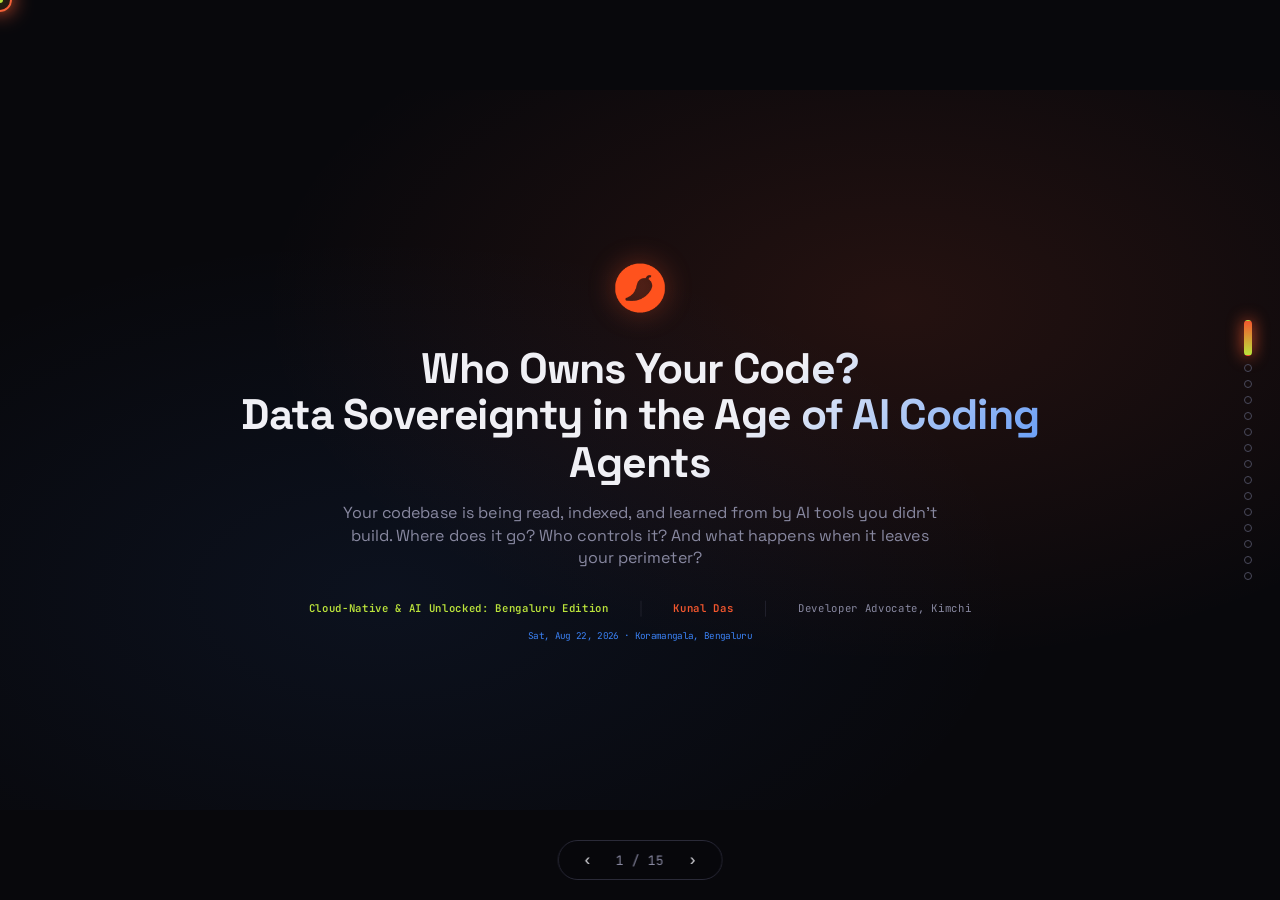
<file: 2026/data-sovereignty-ai-coding-agents/index.html>
<!DOCTYPE html>
<html lang="en">
<head>
<meta charset="UTF-8">
<meta name="viewport" content="width=device-width, initial-scale=1.0">
<title>Who Owns Your Code? Data Sovereignty in the Age of AI Coding Agents | Kunal Das</title>
<link rel="preconnect" href="https://fonts.googleapis.com">
<link rel="preconnect" href="https://fonts.gstatic.com" crossorigin>
<link href="https://fonts.googleapis.com/css2?family=Space+Grotesk:wght@400;500;600;700&family=JetBrains+Mono:wght@400;500;700&display=swap" rel="stylesheet">

<style>
/* === CSS PROPERTIES — KIMCHI BRAND === */
:root {
    --chili-red: #F4572E; --chili-red-dim: rgba(244,87,46,0.15);
    --kimchi-lime: #BBE33B; --kimchi-lime-dim: rgba(187,227,59,0.15);
    --terminal-black: #08080C; --panel-charcoal: #12121A;
    --panel-steel: #1E1E28; --hairline: #2A2A38;
    --off-white: #F0F0F5; --muted-gray: #8888A0; --dim-gray: #4A4A5C;
    --savings-green: #28C840; --alert-amber: #FEBC2E; --burn-red: #FF5F57;
    --sovereignty-blue: #3B82F6; --sovereignty-blue-dim: rgba(59,130,246,0.15);
    --font-display: 'Space Grotesk', system-ui, sans-serif;
    --font-body: 'Space Grotesk', system-ui, sans-serif;
    --font-mono: 'JetBrains Mono', monospace;
    --ease-expo: cubic-bezier(0.16,1,0.3,1);
    --ease-back: cubic-bezier(0.34,1.56,0.64,1);
}

/* === BASE === */
* { margin:0; padding:0; box-sizing:border-box; }
html,body { width:100%; height:100%; margin:0; overflow:hidden; background:var(--terminal-black); font-family:var(--font-body); color:var(--off-white); cursor:none; }
.deck-viewport { position:fixed; inset:0; overflow:hidden; background:var(--terminal-black); }
.deck-stage { position:absolute; left:0; top:0; width:1920px; height:1080px; overflow:hidden; transform-origin:0 0; background:var(--terminal-black); }
.slide { position:absolute; inset:0; width:1920px; height:1080px; overflow:hidden; display:block; visibility:hidden; opacity:0; pointer-events:none; background:var(--terminal-black); }
.slide.active,.slide.visible { visibility:visible; opacity:1; pointer-events:auto; z-index:1; }
img,video,canvas,svg { max-width:100%; max-height:100%; }

@media print {
    html,body { width:1920px; height:auto; overflow:visible; background:#fff; cursor:auto; }
    .deck-viewport { position:static; overflow:visible; background:#fff; }
    .deck-stage { position:static; width:auto; height:auto; transform:none !important; background:none; }
    .slide { position:relative; display:block !important; visibility:visible !important; opacity:1 !important; pointer-events:auto !important; width:1920px; height:1080px; break-after:page; page-break-after:always; }
    .slide:last-child { break-after:auto; page-break-after:auto; }
    .deck-controls,.custom-cursor,.cursor-dot,.page-indicator { display:none !important; }
}
@media (prefers-reduced-motion:reduce) { *,*::before,*::after { animation-duration:0.01ms !important; transition-duration:0.2s !important; } }

/* === CUSTOM CURSOR === */
.custom-cursor { position:fixed; width:24px; height:24px; border:2px solid var(--chili-red); border-radius:50%; pointer-events:none; z-index:10000; transform:translate(-50%,-50%); transition:width 0.2s var(--ease-expo),height 0.2s var(--ease-expo),border-color 0.2s,background 0.2s; box-shadow:0 0 20px var(--chili-red),inset 0 0 10px rgba(244,87,46,0.2); mix-blend-mode:screen; }
.cursor-dot { position:fixed; width:6px; height:6px; background:var(--kimchi-lime); border-radius:50%; pointer-events:none; z-index:10001; transform:translate(-50%,-50%); box-shadow:0 0 12px var(--kimchi-lime); }
.custom-cursor.hover { width:56px; height:56px; border-color:var(--kimchi-lime); background:rgba(187,227,59,0.1); box-shadow:0 0 40px var(--kimchi-lime); }

/* === PAGE INDICATOR === */
.page-indicator { position:fixed; right:28px; top:50%; transform:translateY(-50%); z-index:1000; display:flex; flex-direction:column; gap:8px; align-items:center; }
.page-dot { width:8px; height:8px; border-radius:50%; border:1px solid var(--dim-gray); background:transparent; cursor:none; transition:all 0.4s var(--ease-back); }
.page-dot:hover { border-color:var(--chili-red); transform:scale(1.4); }
.page-dot.active { width:8px; height:36px; border-radius:4px; background:linear-gradient(180deg,var(--chili-red),var(--kimchi-lime)); border-color:transparent; box-shadow:0 0 16px var(--chili-red); animation:dotPulse 2s ease-in-out infinite; }
.page-dot.completed { background:var(--kimchi-lime); border-color:transparent; box-shadow:0 0 6px var(--kimchi-lime); }
@keyframes dotPulse { 0%,100%{box-shadow:0 0 16px var(--chili-red);} 50%{box-shadow:0 0 28px var(--chili-red),0 0 48px rgba(244,87,46,0.3);} }

/* === SLIDE CHROME === */
.slide-inner { position:relative; width:100%; height:100%; padding:80px; display:flex; flex-direction:column; }
.section-tag { position:absolute; top:48px; left:80px; font-family:var(--font-mono); font-size:13px; letter-spacing:0.2em; text-transform:uppercase; padding:8px 18px; border:1px solid var(--hairline); border-radius:4px; background:rgba(18,18,26,0.8); backdrop-filter:blur(10px); display:flex; align-items:center; gap:10px; }
.section-tag::before { content:""; width:8px; height:8px; border-radius:50%; display:inline-block; }
.section-tag.problem { color:var(--burn-red); border-color:rgba(255,95,87,0.4); } .section-tag.problem::before { background:var(--burn-red); box-shadow:0 0 10px var(--burn-red); }
.section-tag.product { color:var(--chili-red); border-color:rgba(244,87,46,0.4); } .section-tag.product::before { background:var(--chili-red); box-shadow:0 0 10px var(--chili-red); }
.section-tag.how { color:var(--kimchi-lime); border-color:rgba(187,227,59,0.4); } .section-tag.how::before { background:var(--kimchi-lime); box-shadow:0 0 10px var(--kimchi-lime); }
.section-tag.governance { color:var(--sovereignty-blue); border-color:rgba(59,130,246,0.4); } .section-tag.governance::before { background:var(--sovereignty-blue); box-shadow:0 0 10px var(--sovereignty-blue); }
.section-tag.proof { color:var(--savings-green); border-color:rgba(40,200,64,0.4); } .section-tag.proof::before { background:var(--savings-green); box-shadow:0 0 10px var(--savings-green); }
.source-cite { position:absolute; bottom:40px; left:80px; font-family:var(--font-mono); font-size:14px; color:var(--muted-gray); }
.source-cite::before { content:"\25B8 "; color:var(--chili-red); }

/* === TYPOGRAPHY === */
.slide-title { font-family:var(--font-display); font-size:60px; line-height:1.15; letter-spacing:-0.02em; font-weight:700; color:var(--off-white); }
.slide-subtitle { font-size:24px; line-height:1.5; color:var(--muted-gray); font-weight:400; max-width:1100px; }
.h2 { font-family:var(--font-display); font-size:44px; line-height:1.15; font-weight:700; }
.h3 { font-size:26px; font-weight:600; line-height:1.25; }
.body-text { font-size:20px; line-height:1.6; color:var(--off-white); }
.body-lg { font-size:22px; line-height:1.5; color:var(--off-white); }
.caption { font-size:15px; color:var(--muted-gray); line-height:1.4; }
.mono { font-family:var(--font-mono); }
.accent-red { color:var(--chili-red); } .accent-lime { color:var(--kimchi-lime); } .accent-green { color:var(--savings-green); } .accent-amber { color:var(--alert-amber); } .accent-burn { color:var(--burn-red); } .accent-blue { color:var(--sovereignty-blue); }

/* === HERO NUMBERS === */
.hero-number { font-family:var(--font-display); font-size:100px; line-height:1.1; letter-spacing:-0.02em; font-weight:700; font-variant-numeric:tabular-nums; }
.big-stat { font-family:var(--font-display); font-size:64px; line-height:1.1; font-weight:700; font-variant-numeric:tabular-nums; }

/* === CARDS === */
.card { background:rgba(18,18,26,0.7); backdrop-filter:blur(12px); border:1px solid var(--hairline); border-radius:12px; padding:32px; }
.card-accent-red { border-left:3px solid var(--chili-red); } .card-accent-lime { border-left:3px solid var(--kimchi-lime); } .card-accent-burn { border-left:3px solid var(--burn-red); } .card-accent-amber { border-left:3px solid var(--alert-amber); } .card-accent-green { border-left:3px solid var(--savings-green); } .card-accent-blue { border-left:3px solid var(--sovereignty-blue); }

/* === TERMINAL === */
.terminal { background:var(--panel-charcoal); border:1px solid var(--hairline); border-radius:12px; overflow:hidden; box-shadow:0 20px 60px rgba(0,0,0,0.5); }
.terminal-titlebar { height:40px; background:var(--panel-steel); display:flex; align-items:center; padding:0 16px; gap:8px; border-bottom:1px solid var(--hairline); }
.terminal-dot { width:12px; height:12px; border-radius:50%; }
.terminal-dot.red { background:var(--burn-red); } .terminal-dot.yellow { background:var(--alert-amber); } .terminal-dot.green { background:var(--savings-green); }
.terminal-title { flex:1; text-align:center; font-family:var(--font-mono); font-size:14px; color:var(--muted-gray); }
.terminal-body { padding:24px; font-family:var(--font-mono); font-size:18px; line-height:1.7; color:var(--off-white); }
.terminal-body .prompt { color:var(--chili-red); } .terminal-body .cmd { color:var(--off-white); } .terminal-body .ok { color:var(--kimchi-lime); } .terminal-body .check { color:var(--savings-green); } .terminal-body .pending { color:var(--muted-gray); } .terminal-body .warn { color:var(--alert-amber); } .terminal-body .dim { color:var(--dim-gray); }
.cursor::after { content:"\258B"; color:var(--chili-red); animation:blink 1s steps(1) infinite; }
@keyframes blink { 50%{opacity:0;} }

/* === ANIMATIONS === */
.reveal { opacity:0; transform:translateY(30px); transition:opacity 0.6s var(--ease-expo),transform 0.6s var(--ease-expo); }
.slide.visible .reveal { opacity:1; transform:translateY(0); }
.reveal-scale { opacity:0; transform:scale(0.9); transition:opacity 0.7s var(--ease-back),transform 0.7s var(--ease-back); }
.slide.visible .reveal-scale { opacity:1; transform:scale(1); }
.reveal-left { opacity:0; transform:translateX(-60px); transition:opacity 0.7s var(--ease-expo),transform 0.7s var(--ease-expo); }
.slide.visible .reveal-left { opacity:1; transform:translateX(0); }
.reveal-right { opacity:0; transform:translateX(60px); transition:opacity 0.7s var(--ease-expo),transform 0.7s var(--ease-expo); }
.slide.visible .reveal-right { opacity:1; transform:translateX(0); }
.slide.visible .reveal:nth-child(1) { transition-delay:0.1s; } .slide.visible .reveal:nth-child(2) { transition-delay:0.2s; } .slide.visible .reveal:nth-child(3) { transition-delay:0.3s; } .slide.visible .reveal:nth-child(4) { transition-delay:0.4s; } .slide.visible .reveal:nth-child(5) { transition-delay:0.5s; } .slide.visible .reveal:nth-child(6) { transition-delay:0.6s; }
@keyframes float { 0%,100%{transform:translateY(0);} 50%{transform:translateY(-12px);} }
.floating { animation:float 4s ease-in-out infinite; }
@keyframes glowPulse { 0%,100%{box-shadow:0 0 20px var(--chili-red),0 0 40px rgba(244,87,46,0.2);} 50%{box-shadow:0 0 40px var(--chili-red),0 0 80px rgba(244,87,46,0.4);} }
.glow-pulse { animation:glowPulse 3s ease-in-out infinite; }
@keyframes glowPulseBlue { 0%,100%{box-shadow:0 0 20px var(--sovereignty-blue),0 0 40px rgba(59,130,246,0.2);} 50%{box-shadow:0 0 40px var(--sovereignty-blue),0 0 80px rgba(59,130,246,0.4);} }
.glow-pulse-blue { animation:glowPulseBlue 3s ease-in-out infinite; }

/* === DECK CONTROLS === */
.deck-controls { position:fixed; left:50%; bottom:20px; transform:translateX(-50%); z-index:1000; display:flex; align-items:center; gap:16px; background:rgba(8,8,12,0.85); backdrop-filter:blur(12px); border:1px solid var(--hairline); border-radius:100px; padding:6px 16px; font-family:var(--font-mono); font-size:13px; color:var(--muted-gray); }
.deck-controls button { background:none; border:none; color:var(--off-white); cursor:none; font-size:16px; padding:4px 10px; border-radius:4px; transition:all 0.2s; }
.deck-controls button:hover { background:var(--chili-red); color:var(--terminal-black); }

/* === DATA FLOW DIAGRAM === */
.flow-diagram { display:flex; align-items:center; justify-content:center; gap:0; margin-top:40px; }
.flow-node { display:flex; flex-direction:column; align-items:center; gap:12px; min-width:200px; z-index:2; }
.flow-node .flow-icon { width:100px; height:100px; border-radius:16px; background:rgba(18,18,26,0.7); backdrop-filter:blur(8px); border:1px solid var(--hairline); display:flex; align-items:center; justify-content:center; font-size:44px; transition:all 0.4s var(--ease-back); }
.flow-node:hover .flow-icon { border-color:var(--chili-red); box-shadow:0 0 30px rgba(244,87,46,0.2); transform:translateY(-8px); }
.flow-node .flow-label { font-family:var(--font-mono); font-size:16px; color:var(--off-white); text-align:center; font-weight:600; }
.flow-node .flow-sub { font-family:var(--font-mono); font-size:12px; color:var(--muted-gray); text-align:center; }
.flow-arrow { font-size:40px; color:var(--dim-gray); margin:0 20px; margin-top:30px; z-index:1; }
.flow-arrow.leaking { color:var(--burn-red); animation:leakPulse 1.5s ease-in-out infinite; }
@keyframes leakPulse { 0%,100%{opacity:0.3;} 50%{opacity:1;} }

/* === THREAT CARDS === */
.threat-grid { display:grid; grid-template-columns:1fr 1fr 1fr; gap:24px; margin-top:40px; }
.threat-card { background:rgba(18,18,26,0.7); backdrop-filter:blur(12px); border:1px solid var(--hairline); border-left:3px solid var(--burn-red); border-radius:12px; padding:32px 28px; transition:all 0.3s var(--ease-back); position:relative; overflow:hidden; }
.threat-card:hover { border-color:var(--burn-red); transform:translateY(-6px); box-shadow:0 10px 40px rgba(255,95,87,0.15); }
.threat-card .threat-icon { font-size:36px; margin-bottom:16px; }
.threat-card .threat-num { font-family:var(--font-mono); font-size:12px; color:var(--burn-red); letter-spacing:0.1em; }
.threat-card .threat-title { font-size:22px; font-weight:700; color:var(--off-white); margin-top:8px; margin-bottom:12px; line-height:1.2; }
.threat-card .threat-desc { font-size:15px; color:var(--muted-gray); line-height:1.5; }

/* === SOVEREIGNTY PILLARS === */
.pillar-grid { display:grid; grid-template-columns:repeat(4,1fr); gap:24px; margin-top:48px; }
.pillar-card { background:rgba(18,18,26,0.7); backdrop-filter:blur(12px); border:1px solid var(--hairline); border-left:3px solid var(--sovereignty-blue); border-radius:12px; padding:32px 24px; display:flex; flex-direction:column; gap:14px; transition:all 0.3s var(--ease-back); position:relative; overflow:hidden; }
.pillar-card:hover { border-color:var(--sovereignty-blue); transform:translateY(-6px); box-shadow:0 10px 40px rgba(59,130,246,0.15); }
.pillar-card .pillar-icon { font-size:36px; line-height:1; margin-bottom:4px; }
.pillar-card .pillar-num { font-family:var(--font-mono); font-size:12px; color:var(--sovereignty-blue); letter-spacing:0.1em; }
.pillar-card .pillar-title { font-size:19px; font-weight:700; color:var(--off-white); line-height:1.2; }
.pillar-card .pillar-desc { font-size:14px; color:var(--muted-gray); line-height:1.5; }

/* === COMPARISON TABLE === */
.compare-table { display:grid; grid-template-columns:1fr 1fr; gap:0; border:1px solid var(--hairline); border-radius:12px; overflow:hidden; background:rgba(18,18,26,0.5); margin-top:40px; }
.compare-header { padding:28px; background:var(--panel-steel); border-bottom:1px solid var(--hairline); }
.compare-header .label { font-family:var(--font-mono); font-size:13px; text-transform:uppercase; letter-spacing:0.1em; color:var(--muted-gray); margin-bottom:12px; }
.compare-header .h3 { font-size:24px; }
.compare-row { padding:28px; border-right:1px solid var(--hairline); border-bottom:1px solid var(--hairline); }
.compare-row:nth-child(2n) { border-right:none; }
.compare-row:nth-last-child(-n+2) { border-bottom:none; }
.compare-row .row-label { font-family:var(--font-mono); font-size:13px; text-transform:uppercase; letter-spacing:0.1em; color:var(--muted-gray); margin-bottom:8px; }
.compare-row .row-val { font-size:17px; color:var(--off-white); }
.compare-row .row-val .bad { color:var(--burn-red); font-weight:600; }
.compare-row .row-val .good { color:var(--kimchi-lime); font-weight:600; }

/* === VPC DIAGRAM === */
.vpc-diagram { position:relative; width:100%; height:520px; margin-top:24px; }
.vpc-perimeter { position:absolute; left:5%; top:60px; right:5%; bottom:0; border:2px dashed var(--sovereignty-blue); border-radius:20px; background:var(--sovereignty-blue-dim); }
.vpc-label { position:absolute; top:-14px; left:24px; background:var(--terminal-black); padding:4px 16px; font-family:var(--font-mono); font-size:14px; color:var(--sovereignty-blue); border:1px solid rgba(59,130,246,0.4); border-radius:4px; }
.vpc-box { position:absolute; background:rgba(18,18,26,0.8); backdrop-filter:blur(8px); border:1px solid var(--hairline); border-radius:10px; padding:18px 22px; text-align:center; z-index:2; transition:all 0.3s; }
.vpc-box:hover { border-color:var(--sovereignty-blue); box-shadow:0 0 20px rgba(59,130,246,0.3); }
.vpc-box .vb-icon { font-size:28px; margin-bottom:8px; }
.vpc-box .vb-title { font-size:16px; font-weight:600; color:var(--off-white); }
.vpc-box .vb-sub { font-family:var(--font-mono); font-size:12px; color:var(--muted-gray); margin-top:4px; }
.vpc-external { position:absolute; top:0; background:rgba(18,18,26,0.8); border:1px solid var(--hairline); border-radius:10px; padding:14px 20px; text-align:center; z-index:2; }
.vpc-external .vb-icon { font-size:24px; }
.vpc-external .vb-title { font-size:15px; font-weight:600; color:var(--muted-gray); }

/* === COMPLIANCE BADGES === */
.compliance-grid { display:grid; grid-template-columns:repeat(4,1fr); gap:24px; margin-top:40px; }

/* === SPEECH BUBBLES === */
.bubble-grid { display:grid; grid-template-columns:1fr 1fr; gap:40px; margin-top:40px; }
.speech-bubble { background:rgba(18,18,26,0.7); backdrop-filter:blur(12px); border:1px solid var(--hairline); border-radius:20px; padding:36px; position:relative; }
.speech-bubble .quote { font-size:21px; line-height:1.5; color:var(--off-white); margin-bottom:20px; }
.speech-bubble .quote .highlight { color:var(--kimchi-lime); font-weight:700; }
.speech-bubble .quote .highlight-blue { color:var(--sovereignty-blue); font-weight:700; }
.speech-bubble .quote .highlight-red { color:var(--chili-red); font-weight:700; }
.speech-bubble .attribution { font-family:var(--font-mono); font-size:15px; color:var(--muted-gray); }
.speech-bubble .stat-bubble { font-family:var(--font-display); font-size:60px; font-weight:700; line-height:1; margin-bottom:12px; }

/* === PRICING === */
.pricing-grid { display:grid; grid-template-columns:repeat(4,1fr); gap:24px; margin-top:48px; }
.pricing-card { background:rgba(18,18,26,0.7); backdrop-filter:blur(12px); border:1px solid var(--hairline); border-radius:12px; padding:40px 28px; display:flex; flex-direction:column; gap:20px; position:relative; transition:transform 0.3s var(--ease-back),border-color 0.3s; }
.pricing-card:hover { transform:translateY(-8px); }
.pricing-card.popular { border-color:var(--kimchi-lime); box-shadow:0 0 30px rgba(187,227,59,0.12); }
.popular-tag { position:absolute; top:-12px; left:50%; transform:translateX(-50%); background:var(--kimchi-lime); color:var(--terminal-black); font-family:var(--font-mono); font-size:11px; font-weight:700; padding:4px 14px; border-radius:100px; text-transform:uppercase; letter-spacing:0.1em; }
.pricing-card .tier-name { font-family:var(--font-mono); font-size:14px; text-transform:uppercase; letter-spacing:0.1em; color:var(--muted-gray); }
.pricing-card .price { font-family:var(--font-display); font-size:52px; line-height:1; font-weight:700; }
.pricing-card .price .per { font-size:18px; color:var(--muted-gray); font-weight:400; }
.pricing-card .features { list-style:none; font-size:16px; color:var(--off-white); line-height:2; }
.pricing-card .features li::before { content:"\25B8 "; color:var(--chili-red); }

/* === CHECKLIST === */
.checklist { display:flex; flex-direction:column; gap:16px; margin-top:32px; }
.check-item { display:flex; align-items:flex-start; gap:16px; padding:20px 24px; background:rgba(18,18,26,0.7); backdrop-filter:blur(8px); border:1px solid var(--hairline); border-left:3px solid var(--kimchi-lime); border-radius:12px; transition:all 0.3s var(--ease-back); }
.check-item:hover { border-color:var(--kimchi-lime); transform:translateX(8px); }
.check-item .check-icon { font-size:24px; color:var(--kimchi-lime); flex-shrink:0; margin-top:2px; }
.check-item .check-text { font-size:18px; color:var(--off-white); line-height:1.5; }
.check-item .check-text strong { color:var(--kimchi-lime); }

/* === SPLIT LAYOUT === */
.split-layout { display:grid; grid-template-columns:1fr 1fr; gap:48px; align-items:center; min-height:calc(100% - 160px); }
.split-layout > div { min-width:0; display:flex; flex-direction:column; justify-content:center; }
.screenshot-frame { border:1px solid var(--hairline); border-radius:12px; overflow:hidden; box-shadow:0 20px 60px rgba(0,0,0,0.5); }
.screenshot-frame img { width:100%; height:auto; display:block; }

/* === SLIDE 1 — TITLE === */
.title-slide { background:var(--terminal-black); background-image:radial-gradient(ellipse at 70% 30%,rgba(244,87,46,0.12) 0%,transparent 50%),radial-gradient(ellipse at 30% 70%,rgba(59,130,246,0.08) 0%,transparent 50%); }
.title-slide .slide-inner { justify-content:center; align-items:center; text-align:center; }
.title-logo { width:90px; height:90px; margin-bottom:40px; filter:drop-shadow(0 0 20px rgba(244,87,46,0.4)); }
.title-headline { font-family:var(--font-display); font-size:64px; line-height:1.1; letter-spacing:-0.02em; margin-bottom:24px; font-weight:700; max-width:1400px; background:linear-gradient(135deg,var(--off-white) 0%,var(--off-white) 60%,var(--sovereignty-blue) 100%); -webkit-background-clip:text; background-clip:text; -webkit-text-fill-color:transparent; }
.title-subtitle { font-size:24px; color:var(--muted-gray); margin-bottom:48px; max-width:900px; line-height:1.4; }
.title-meta { display:flex; gap:48px; align-items:center; font-family:var(--font-mono); font-size:16px; color:var(--muted-gray); }
.title-meta .divider { width:1px; height:24px; background:var(--hairline); }
.title-event { color:var(--kimchi-lime); font-weight:600; }
.title-speaker { color:var(--chili-red); font-weight:600; }

/* === SLIDE 19 — Thank You === */
.thanks-slide { background:var(--terminal-black); background-image:radial-gradient(ellipse at 50% 50%,rgba(244,87,46,0.1) 0%,transparent 60%); }
.thanks-slide .slide-inner { justify-content:center; align-items:center; text-align:center; }
.thanks-logo { width:80px; height:80px; margin-bottom:32px; filter:drop-shadow(0 0 16px rgba(244,87,46,0.4)); }
.thanks-headline { font-family:var(--font-display); font-size:76px; letter-spacing:-0.02em; margin-bottom:20px; font-weight:700; background:linear-gradient(135deg,var(--off-white),var(--kimchi-lime)); -webkit-background-clip:text; background-clip:text; -webkit-text-fill-color:transparent; }
.thanks-quote { font-size:24px; color:var(--off-white); font-style:italic; max-width:700px; margin-bottom:12px; line-height:1.4; }
.thanks-attribution { font-family:var(--font-mono); font-size:15px; color:var(--chili-red); margin-bottom:48px; }
.thanks-actions { display:flex; gap:56px; align-items:center; margin-top:20px; }
.qr-container { display:flex; flex-direction:column; align-items:center; gap:12px; }
.qr-container img { width:400px; height:400px; border-radius:20px; border:2px solid var(--hairline); background:white; padding:20px; }
.qr-container .qr-label { font-family:var(--font-mono); font-size:18px; color:var(--muted-gray); }
.qr-container .connect-text { font-family:var(--font-display); font-size:24px; color:var(--kimchi-lime); font-weight:600; }
.star-cta { display:flex; flex-direction:column; align-items:center; gap:12px; }
.star-cta .star-btn { display:flex; align-items:center; gap:10px; padding:16px 32px; background:rgba(18,18,26,0.7); border:1px solid var(--hairline); border-radius:100px; font-family:var(--font-mono); font-size:18px; color:var(--off-white); text-decoration:none; transition:all 0.3s; }
.star-cta .star-btn:hover { border-color:var(--kimchi-lime); color:var(--kimchi-lime); box-shadow:0 0 30px rgba(187,227,59,0.2); }
.star-cta .star-icon { font-size:22px; }
.star-cta .star-label { font-family:var(--font-mono); font-size:14px; color:var(--muted-gray); }
</style>
</head>
<body>
<div class="deck-viewport">
<main class="deck-stage" id="deckStage">

<!-- SLIDE 1 — TITLE -->
<section class="slide title-slide" data-slide="0">
    <div class="slide-inner">
        <img src="assets/logo200x200-trasnparent.png" alt="Kimchi" class="title-logo reveal-scale floating">
        <h1 class="title-headline reveal">Who Owns Your Code?<br>Data Sovereignty in the Age of AI Coding Agents</h1>
        <p class="title-subtitle reveal">Your codebase is being read, indexed, and learned from by AI tools you didn't build. Where does it go? Who controls it? And what happens when it leaves your perimeter?</p>
        <div class="title-meta reveal">
            <span class="title-event">Cloud-Native &amp; AI Unlocked: Bengaluru Edition</span>
            <span class="divider"></span>
            <span class="title-speaker">Kunal Das</span>
            <span class="divider"></span>
            <span class="mono">Developer Advocate, Kimchi</span>
        </div>
        <div class="title-meta reveal" style="margin-top:20px;font-size:14px;">
            <span class="mono" style="color:var(--sovereignty-blue);">Sat, Aug 22, 2026 · Koramangala, Bengaluru</span>
        </div>
    </div>
</section>

<!-- SLIDE 2 — THE QUESTION -->
<section class="slide" data-slide="1">
    <div class="section-tag problem">The Question</div>
    <div class="slide-inner">
        <h2 class="slide-title reveal">Your code is already out there.</h2>
        <p class="slide-subtitle reveal" style="margin-top:16px;">Every time an AI coding agent reads your repository, your code travels through infrastructure you don't control.</p>
        <div class="flow-diagram reveal-scale">
            <div class="flow-node">
                <div class="flow-icon" style="border-color:var(--chili-red);">💻</div>
                <div class="flow-label">Your Codebase</div>
                <div class="flow-sub">proprietary IP</div>
            </div>
            <div class="flow-arrow leaking">→</div>
            <div class="flow-node">
                <div class="flow-icon" style="border-color:var(--burn-red);">🤖</div>
                <div class="flow-label">AI Agent</div>
                <div class="flow-sub">reads, indexes, learns</div>
            </div>
            <div class="flow-arrow leaking">→</div>
            <div class="flow-node">
                <div class="flow-icon" style="border-color:var(--burn-red);">☁️</div>
                <div class="flow-label">Vendor Cloud</div>
                <div class="flow-sub">unknown region, unknown retention</div>
            </div>
            <div class="flow-arrow leaking">→</div>
            <div class="flow-node">
                <div class="flow-icon" style="border-color:var(--burn-red);">🌐</div>
                <div class="flow-label">Training Data?</div>
                <div class="flow-sub">you hope not</div>
            </div>
        </div>
        <div class="card reveal" style="margin-top:48px;border-left:3px solid var(--burn-red);max-width:1400px;">
            <p class="body-lg">The question isn't <span class="accent-burn" style="font-weight:700;">"should we use AI coding agents?"</span> — that ship has sailed. The question is <span class="accent-lime" style="font-weight:700;">"who owns the data that flows through them?"</span></p>
        </div>
    </div>
    <div class="source-cite">kunaldas.net · kimchi.dev</div>
</section>

<!-- SLIDE 3 — THE DATA EXPOSURE SURFACE -->
<section class="slide" data-slide="2">
    <div class="section-tag problem">The Problem</div>
    <div class="slide-inner">
        <h2 class="slide-title reveal">Three surfaces where your code leaks.</h2>
        <div class="threat-grid">
            <div class="threat-card reveal-scale">
                <div class="threat-icon">📄</div>
                <div class="threat-num">SURFACE 01</div>
                <div class="threat-title">Source Code in Transit</div>
                <div class="threat-desc">Every file the agent reads — schemas, configs, secrets in comments, internal APIs — travels to the model provider's inference endpoint. Often across borders.</div>
            </div>
            <div class="threat-card reveal-scale">
                <div class="threat-icon">🧠</div>
                <div class="threat-num">SURFACE 02</div>
                <div class="threat-title">Context as Training Fuel</div>
                <div class="threat-desc">Your codebase, architecture patterns, and business logic become context. Whether it's retained, logged, or used for training depends entirely on the vendor's terms — which change.</div>
            </div>
            <div class="threat-card reveal-scale">
                <div class="threat-icon">🔒</div>
                <div class="threat-num">SURFACE 03</div>
                <div class="threat-title">Generated Code Provenance</div>
                <div class="threat-desc">When an agent writes code, who owns the output? Is it derived from your proprietary patterns? Is it license-clean? Can you prove it in an audit?</div>
            </div>
        </div>
        <div class="card reveal" style="margin-top:40px;border-left:3px solid var(--alert-amber);max-width:1400px;">
            <div class="mono accent-amber" style="font-size:13px;">REGULATORY REALITY</div>
            <p class="body-text" style="margin-top:8px;">GDPR, DPDP Act 2023 (India), CCPA, and EU AI Act all impose data residency and processing obligations. <span class="accent-amber" style="font-weight:700;">"The vendor said it was fine" is not a compliance strategy.</span></p>
        </div>
    </div>
    <div class="source-cite">GDPR Art. 44-49 · DPDP Act 2023 · EU AI Act 2024</div>
</section>

<!-- SLIDE 4 — THE VENDOR TRANSPARENCY GAP -->
<section class="slide" data-slide="3">
    <div class="section-tag problem">The Problem</div>
    <div class="slide-inner">
        <h2 class="slide-title reveal">What you don't know can hurt you.</h2>
        <p class="slide-subtitle reveal" style="margin-top:16px;">Most AI coding tools don't tell you where your data goes. Here's what the fine print usually hides.</p>
        <div class="compare-table reveal">
            <div class="compare-header">
                <div class="label">Typical AI Coding Tool</div>
                <div class="h3 accent-burn">Opaque by default</div>
            </div>
            <div class="compare-header">
                <div class="label">What You Actually Need</div>
                <div class="h3 accent-lime">Sovereign by design</div>
            </div>
            <div class="compare-row">
                <div class="row-label">Data residency</div>
                <div class="row-val"><span class="bad">Unknown region</span> — vendor chooses the inference region</div>
            </div>
            <div class="compare-row">
                <div class="row-label">Data residency</div>
                <div class="row-val"><span class="good">Your VPC, your region</span> — data never leaves your perimeter</div>
            </div>
            <div class="compare-row">
                <div class="row-label">Retention policy</div>
                <div class="row-val"><span class="bad">30-day default</span> — opt-out buried in settings</div>
            </div>
            <div class="compare-row">
                <div class="row-label">Retention policy</div>
                <div class="row-val"><span class="good">Zero retention</span> — no prompts, no outputs, no logs stored</div>
            </div>
            <div class="compare-row">
                <div class="row-label">Training on your data</div>
                <div class="row-val"><span class="bad">"May use" clauses</span> — terms updated retroactively</div>
            </div>
            <div class="compare-row">
                <div class="row-label">Training on your data</div>
                <div class="row-val"><span class="good">Contractually prohibited</span> — enforced by architecture</div>
            </div>
            <div class="compare-row">
                <div class="row-label">Audit trail</div>
                <div class="row-val"><span class="bad">Trust us</span> — no per-request provenance</div>
            </div>
            <div class="compare-row">
                <div class="row-label">Audit trail</div>
                <div class="row-val"><span class="good">Phase-tagged</span> — every LLM call logged with purpose</div>
            </div>
        </div>
    </div>
    <div class="source-cite">Survey of AI coding tool Terms of Service, Aug 2026</div>
</section>

<!-- SLIDE 5 — REAL CONSEQUENCES -->
<section class="slide" data-slide="4">
    <div class="section-tag problem">The Problem</div>
    <div class="slide-inner">
        <h2 class="slide-title reveal">This is not theoretical.</h2>
        <p class="slide-subtitle reveal" style="margin-top:16px;">Real incidents where AI coding tools exposed proprietary code or created ownership disputes.</p>
        <div class="bubble-grid">
            <div class="speech-bubble reveal-left" style="border-left:3px solid var(--burn-red);">
                <div class="stat-bubble accent-burn">92%</div>
                <p class="quote">of enterprises using AI coding tools have <span class="highlight-red">no formal data governance policy</span> for what code the agent can access.</p>
                <p class="attribution">— Enterprise AI Governance Survey, 2026</p>
            </div>
            <div class="speech-bubble reveal-right" style="border-left:3px solid var(--alert-amber);">
                <div class="stat-bubble accent-amber">$1.2B</div>
                <p class="quote">in IP litigation is pending over <span class="highlight-red">AI-generated code provenance</span> — who owns the output when the model trained on your proprietary patterns?</p>
                <p class="attribution">— IP Watchdog, Q2 2026</p>
            </div>
        </div>
        <div class="card reveal" style="margin-top:40px;border-left:3px solid var(--off-white);max-width:1400px;">
            <p class="body-lg">Samsung, Amazon, Apple, and major banks have <span class="accent-burn" style="font-weight:700;">banned or restricted</span> public AI coding tools after code leaks. The pattern: an engineer pastes proprietary code into a chat, the vendor logs it, and it surfaces in training data months later.</p>
        </div>
    </div>
    <div class="source-cite">Reuters · Enterprise AI Governance Survey 2026 · IP Watchdog</div>
</section>

<!-- SLIDE 6 — ENTER KIMCHI: SOVEREIGN BY DESIGN -->
<section class="slide" data-slide="5">
    <div class="section-tag product">The Solution</div>
    <div class="slide-inner">
        <div class="split-layout">
            <div>
                <h2 class="slide-title reveal" style="font-size:52px;">Sovereignty is not a feature.<br>It's an architecture.</h2>
                <p class="body-lg reveal" style="margin-top:20px;max-width:600px;">Kimchi was built with data sovereignty as a design constraint from day one — not a compliance retrofit bolted on after a breach.</p>
                <div class="reveal" style="margin-top:24px;">
                    <div class="mono accent-red" style="font-size:14px;text-transform:uppercase;letter-spacing:0.1em;margin-bottom:8px;">Built by Cast AI</div>
                    <p class="body-text">Open-source coding agent + inference cloud + spend console. <span class="accent-lime" style="font-weight:600;">Self-host in your VPC</span> or run on dedicated GPUs.</p>
                </div>
                <div class="reveal" style="margin-top:20px;">
                    <div class="mono accent-blue" style="font-size:14px;text-transform:uppercase;letter-spacing:0.1em;margin-bottom:8px;">Data Sovereignty First</div>
                    <p class="body-text">Your code <span class="accent-blue" style="font-weight:600;">never leaves your control</span>. No third-party cloud inference. No training on your data. No cross-border transfers.</p>
                </div>
                <div class="reveal" style="margin-top:20px;">
                    <span class="mono caption">github.com/getkimchi/kimchi · open source · self-hostable</span>
                </div>
            </div>
            <div class="reveal-right" style="display:flex;align-items:center;justify-content:center;height:100%;">
                <div style="width:100%;max-width:760px;height:680px;position:relative;">
                    <!-- Terminal window -->
                    <div class="terminal" style="position:absolute;top:50%;left:50%;transform:translate(-50%,-50%);width:100%;height:100%;box-shadow:0 30px 80px rgba(0,0,0,0.6),0 0 60px rgba(59,130,246,0.15);">
                        <div class="terminal-titlebar">
                            <div class="terminal-dot red"></div>
                            <div class="terminal-dot yellow"></div>
                            <div class="terminal-dot green"></div>
                            <div class="terminal-title">kimchi — sovereign mode</div>
                        </div>
                        <div class="terminal-body" style="padding:32px;font-size:20px;line-height:1.8;">
                            <div><span class="prompt">$</span> <span class="cmd">kimchi --self-host</span></div>
                            <div style="margin-top:12px;"><span class="ok">✓</span> Inference: <span class="ok">localhost (your VPC)</span></div>
                            <div><span class="ok">✓</span> Data residency: <span class="ok">your region</span></div>
                            <div><span class="ok">✓</span> Retention: <span class="ok">zero</span></div>
                            <div><span class="ok">✓</span> Training on your data: <span class="ok">never</span></div>
                            <div style="margin-top:16px;"><span class="prompt">›</span> <span class="cmd">/ferment build auth service</span></div>
                            <div style="margin-top:8px;" class="pending">  <span class="cursor"></span></div>
                        </div>
                        <!-- Floating sovereignty badge -->
                        <div style="position:absolute;top:-25px;right:-25px;width:90px;height:90px;border-radius:50%;background:var(--terminal-black);border:2px solid var(--sovereignty-blue);display:flex;align-items:center;justify-content:center;box-shadow:0 0 40px rgba(59,130,246,0.4);animation:glowPulseBlue 3s ease-in-out infinite;z-index:10;">
                            <img src="assets/logo200x200-trasnparent.png" alt="Kimchi" style="width:54px;height:54px;">
                        </div>
                        <!-- Floating stat badges -->
                        <div style="position:absolute;bottom:30px;right:20px;background:rgba(18,18,26,0.9);backdrop-filter:blur(12px);border:1px solid var(--hairline);border-radius:100px;padding:12px 20px;font-family:var(--font-mono);font-size:14px;color:var(--sovereignty-blue);box-shadow:0 8px 30px rgba(0,0,0,0.4);z-index:10;">data stays in VPC</div>
                    </div>
                    <!-- Background glow -->
                    <div style="position:absolute;top:50%;left:50%;transform:translate(-50%,-50%);width:120%;height:120%;background:radial-gradient(ellipse,rgba(59,130,246,0.08) 0%,transparent 70%);pointer-events:none;"></div>
                </div>
            </div>
        </div>
    </div>
    <div class="source-cite">kimchi.dev · github.com/getkimchi/kimchi</div>
</section>

<!-- SLIDE 7 — FOUR PILLARS OF SOVEREIGNTY -->
<section class="slide" data-slide="6">
    <div class="section-tag governance">Sovereignty Framework</div>
    <div class="slide-inner">
        <h2 class="slide-title reveal">Four pillars of code sovereignty.</h2>
        <p class="slide-subtitle reveal" style="margin-top:16px;">A practical framework for evaluating any AI coding tool — not just Kimchi.</p>
        <div class="pillar-grid">
            <div class="pillar-card reveal-scale">
                <div class="pillar-icon">🏴</div>
                <div class="pillar-num">PILLAR 01</div>
                <div class="pillar-title">Data Residency</div>
                <div class="pillar-desc">Code and prompts processed in a region you control. No cross-border inference. DPDP Act and GDPR compliant by architecture.</div>
            </div>
            <div class="pillar-card reveal-scale">
                <div class="pillar-icon">🔐</div>
                <div class="pillar-num">PILLAR 02</div>
                <div class="pillar-title">Zero Retention</div>
                <div class="pillar-desc">No prompt logging, no output caching, no context storage. Data is processed in-memory and discarded. Nothing persists after the session ends.</div>
            </div>
            <div class="pillar-card reveal-scale">
                <div class="pillar-icon">👮</div>
                <div class="pillar-num">PILLAR 03</div>
                <div class="pillar-title">No Training on Your Data</div>
                <div class="pillar-desc">Contractually prohibited AND enforced by architecture. Self-hosted models can't phone home. Your codebase never becomes someone else's training set.</div>
            </div>
            <div class="pillar-card reveal-scale">
                <div class="pillar-icon">📝</div>
                <div class="pillar-num">PILLAR 04</div>
                <div class="pillar-title">Full Audit Trail</div>
                <div class="pillar-desc">Every LLM request is phase-tagged: explore, plan, build, review, research. You see exactly what was sent, to which model, and why — per request.</div>
            </div>
        </div>
        <div class="card reveal" style="margin-top:40px;border-left:3px solid var(--sovereignty-blue);max-width:1400px;">
            <p class="body-text">If your AI coding tool can't answer all four of these <span class="accent-blue" style="font-weight:700;">with architectural proof, not just a privacy policy</span> — you have a sovereignty gap.</p>
        </div>
    </div>
    <div class="source-cite">kimchi.dev/blog/data-sovereignty-ai-coding</div>
</section>

<!-- SLIDE 8 — SELF-HOSTED ARCHITECTURE (VPC DIAGRAM) -->
<section class="slide" data-slide="7">
    <div class="section-tag how">Architecture</div>
    <div class="slide-inner">
        <h2 class="slide-title reveal">Self-host in your VPC. Full stop.</h2>
        <p class="slide-subtitle reveal" style="margin-top:16px;">The agent, the inference, the models — all inside your network perimeter. Nothing crosses the boundary.</p>
        <div class="vpc-diagram reveal-scale">
            <!-- External: Developer -->
            <div class="vpc-external" style="left:42%;top:0;">
                <div class="vb-icon">👨‍💻</div>
                <div class="vb-title">Developer</div>
            </div>
            <!-- VPC Perimeter -->
            <div class="vpc-perimeter">
                <div class="vpc-label">YOUR VPC — data never leaves</div>
                <!-- Kimchi Agent -->
                <div class="vpc-box" style="left:8%;top:30px;">
                    <div class="vb-icon">🤖</div>
                    <div class="vb-title">Kimchi Agent</div>
                    <div class="vb-sub">CLI harness</div>
                </div>
                <!-- Orchestrator -->
                <div class="vpc-box" style="left:38%;top:30px;">
                    <div class="vb-icon">🎯</div>
                    <div class="vb-title">Orchestrator</div>
                    <div class="vb-sub">routes tasks locally</div>
                </div>
                <!-- Model Inference -->
                <div class="vpc-box" style="left:68%;top:30px;">
                    <div class="vb-icon">🧪</div>
                    <div class="vb-title">Model Inference</div>
                    <div class="vb-sub">Nvidia B300 GPUs</div>
                </div>
                <!-- Codebase -->
                <div class="vpc-box" style="left:8%;top:200px;">
                    <div class="vb-icon">📁</div>
                    <div class="vb-title">Your Codebase</div>
                    <div class="vb-sub">source + context</div>
                </div>
                <!-- Spend Console -->
                <div class="vpc-box" style="left:38%;top:200px;">
                    <div class="vb-icon">📊</div>
                    <div class="vb-title">Spend Console</div>
                    <div class="vb-sub">audit + caps</div>
                </div>
                <!-- Audit Log -->
                <div class="vpc-box" style="left:68%;top:200px;">
                    <div class="vb-icon">📝</div>
                    <div class="vb-title">Audit Log</div>
                    <div class="vb-sub">phase-tagged</div>
                </div>
                <!-- No external arrows -->
                <div style="position:absolute;bottom:30px;left:50%;transform:translateX(-50%);font-family:var(--font-mono);font-size:18px;color:var(--burn-red);text-align:center;">
                    ✗ No data exits to vendor cloud · ✗ No training data collection · ✗ No cross-border transfers
                </div>
            </div>
        </div>
    </div>
    <div class="source-cite">docs.kimchi.dev/docs/self-hosting · kimchi.dev/pricing</div>
</section>

<!-- SLIDE 9 — MULTI-MODEL WITHOUT DATA LEAVING -->
<section class="slide" data-slide="8">
    <div class="section-tag how">Architecture</div>
    <div class="slide-inner">
        <h2 class="slide-title reveal">Multi-model routing — without data leakage.</h2>
        <p class="slide-subtitle reveal" style="margin-top:16px;">The orchestrator routes tasks to the best-fit model. When self-hosted, all models run inside your VPC — no data crosses the perimeter.</p>
        <div style="display:grid;grid-template-columns:1fr 1fr;gap:40px;margin-top:48px;align-items:start;">
            <div class="reveal-left">
                <div class="card card-accent-lime" style="margin-bottom:20px;">
                    <div class="mono accent-lime" style="font-size:13px;">SOVEREIGN ROUTING</div>
                    <p class="body-text" style="margin-top:8px;">Seven specialized roles, all running on models you control. The orchestrator classifies each task and routes it to the right model — locally.</p>
                </div>
                <div style="display:flex;gap:20px;flex-wrap:wrap;">
                    <div style="text-align:center;">
                        <div class="mono caption">PLANNER</div>
                        <div class="h3 accent-lime" style="margin-top:8px;font-size:20px;">Kimi K2.7</div>
                    </div>
                    <div style="font-size:24px;color:var(--dim-gray);padding-top:16px;">→</div>
                    <div style="text-align:center;">
                        <div class="mono caption">BUILDER</div>
                        <div class="h3 accent-lime" style="margin-top:8px;font-size:20px;">MiniMax M3</div>
                    </div>
                    <div style="font-size:24px;color:var(--dim-gray);padding-top:16px;">→</div>
                    <div style="text-align:center;">
                        <div class="mono caption">JUDGE</div>
                        <div class="h3 accent-lime" style="margin-top:8px;font-size:20px;">Kimi K2.7</div>
                    </div>
                    <div style="font-size:24px;color:var(--dim-gray);padding-top:16px;">→</div>
                    <div style="text-align:center;">
                        <div class="mono caption">EXPLORER</div>
                        <div class="h3 accent-lime" style="margin-top:8px;font-size:20px;">Nemotron-3</div>
                    </div>
                </div>
            </div>
            <div class="reveal-right" style="display:flex;flex-direction:column;gap:20px;">
                <div class="card card-accent-blue">
                    <div class="mono accent-blue" style="font-size:13px;">KEY DIFFERENCE</div>
                    <p class="body-text" style="margin-top:8px;">With proprietary tools, each model call sends your code to a different vendor endpoint. With self-hosted Kimchi, <span class="accent-blue" style="font-weight:600;">all inference happens inside your VPC</span> — even multi-model routing.</p>
                </div>
                <div class="card card-accent-green">
                    <div class="mono accent-green" style="font-size:13px;">COST ADVANTAGE</div>
                    <div class="big-stat accent-green" style="margin-top:8px;">40–60%</div>
                    <p class="caption" style="margin-top:4px;">cheaper than single proprietary endpoint — AND sovereign</p>
                </div>
                <div class="card card-accent-lime">
                    <div class="mono accent-lime" style="font-size:13px;">BYOK OPTION</div>
                    <p class="body-text" style="margin-top:8px;">Prefer managed inference? Bring your own API keys. Kimchi routes to <span class="accent-lime" style="font-weight:600;">your provider accounts</span> — never its own.</p>
                </div>
            </div>
        </div>
    </div>
    <div class="source-cite">docs.kimchi.dev · kimchi.dev/blog/why-we-use-3-models-instead-of-1</div>
</section>

<!-- SLIDE 10 — SPEND GOVERNANCE = DATA GOVERNANCE -->
<section class="slide" data-slide="9">
    <div class="section-tag governance">Governance</div>
    <div class="slide-inner">
        <h2 class="slide-title reveal">Spend governance is data governance.</h2>
        <p class="slide-subtitle reveal" style="margin-top:16px;">If you can't see what the agent is sending, you can't govern what's leaving your perimeter. The spend console gives you both.</p>
        <div style="display:grid;grid-template-columns:1fr 1.4fr;gap:40px;margin-top:32px;align-items:start;">
            <div>
                <div class="reveal" style="display:flex;flex-direction:column;gap:12px;">
                    <div class="card card-accent-blue" style="padding:14px 24px;">
                        <div class="h3 accent-blue" style="font-size:20px;">Per Org</div>
                        <p class="caption">Hard ceiling on data egress + spend</p>
                    </div>
                    <div class="card" style="padding:14px 24px;border-left:3px solid var(--alert-amber);">
                        <div class="h3 accent-amber" style="font-size:20px;">Per Team</div>
                        <p class="caption">Controlled access to proprietary repos</p>
                    </div>
                    <div class="card card-accent-red" style="padding:14px 24px;">
                        <div class="h3 accent-red" style="font-size:20px;">Per User / API Key</div>
                        <p class="caption">Individual provenance for every request</p>
                    </div>
                </div>
                <div class="card card-accent-blue reveal" style="margin-top:20px;">
                    <div class="mono accent-blue" style="font-size:13px;">PHASE-TAGGED PROVENANCE</div>
                    <p class="body-text" style="margin-top:8px;">Every LLM request is tagged: <span class="mono accent-lime">explore</span>, <span class="mono accent-lime">plan</span>, <span class="mono accent-lime">build</span>, <span class="mono accent-lime">review</span>, <span class="mono accent-lime">research</span>. You know exactly what data was sent for what purpose.</p>
                </div>
            </div>
            <div class="reveal-right">
                <img src="assets/ux-page.png" alt="Kimchi Console" style="width:100%;max-height:460px;object-fit:contain;border-radius:12px;border:1px solid var(--hairline);box-shadow:0 20px 60px rgba(0,0,0,0.3);">
                <p class="caption reveal" style="text-align:center;margin-top:12px;">Kimchi Console — spend + data provenance in one view</p>
            </div>
        </div>
    </div>
    <div class="source-cite">kimchi.dev · kimchi.dev/blog/the-500-million-ai-bill</div>
</section>

<!-- SLIDE 11 — COMPLIANCE -->
<section class="slide" data-slide="10">
    <div class="section-tag governance">Compliance</div>
    <div class="slide-inner">
        <h2 class="slide-title reveal">Certified. Compliant. Auditable.</h2>
        <p class="slide-subtitle reveal" style="margin-top:16px;">Data sovereignty was a design constraint from day one, not a compliance retrofit.</p>
        <div class="compliance-grid">
            <div class="card card-accent-lime reveal-scale">
                <img src="assets/logo200x200-trasnparent.png" alt="" style="width:48px;height:48px;margin-bottom:16px;opacity:0.8;">
                <div class="mono accent-lime" style="font-size:13px;">CERTIFIED</div>
                <div class="h3" style="margin-top:8px;">ISO 27001</div>
                <p class="caption" style="margin-top:4px;">Information security management</p>
            </div>
            <div class="card card-accent-lime reveal-scale">
                <div class="mono accent-lime" style="font-size:13px;margin-top:64px;">CERTIFIED</div>
                <div class="h3" style="margin-top:8px;">SOC 2 Type II</div>
                <p class="caption" style="margin-top:4px;">Trust services criteria</p>
            </div>
            <div class="card card-accent-lime reveal-scale">
                <div class="mono accent-lime" style="font-size:13px;margin-top:64px;">COMPLIANT</div>
                <div class="h3" style="margin-top:8px;">GDPR + DPDP Act</div>
                <p class="caption" style="margin-top:4px;">EU + India data protection</p>
            </div>
            <div class="card card-accent-blue reveal-scale">
                <div class="mono accent-blue" style="font-size:13px;margin-top:64px;">DEPLOYMENT</div>
                <div class="h3" style="margin-top:8px;">Your VPC</div>
                <p class="caption" style="margin-top:4px;">Self-hosted, full sovereignty. Nvidia B300 GPUs.</p>
            </div>
        </div>
        <div class="card reveal" style="margin-top:40px;border-left:3px solid var(--off-white);max-width:1400px;">
            <p class="body-lg">Your code <span class="accent-lime" style="font-weight:700;">never leaves your control.</span> Run it standalone in your VPC or on dedicated Nvidia B300 GPUs on Cast AI's inference infrastructure — with contractual zero-retention guarantees.</p>
        </div>
    </div>
    <div class="source-cite">kimchi.dev/blog/kimchi-coding-is-ga · kimchi.dev/pricing</div>
</section>

<!-- SLIDE 12 — PROOF -->
<section class="slide" data-slide="11">
    <div class="section-tag proof">Proof</div>
    <div class="slide-inner">
        <h2 class="slide-title reveal">Sovereignty in production.</h2>
        <div class="bubble-grid">
            <div class="speech-bubble reveal-left" style="border-left:3px solid var(--sovereignty-blue);">
                <div class="stat-bubble accent-blue">2,100+</div>
                <p class="quote">enterprises run Kimchi with <span class="highlight-blue">full data sovereignty</span> — including regulated industries that can't send code to third-party clouds.</p>
                <p class="attribution">— Cast AI customer base, Aug 2026</p>
            </div>
            <div class="speech-bubble reveal-right" style="border-left:3px solid var(--savings-green);">
                <div class="stat-bubble accent-green">0</div>
                <p class="quote">data retention incidents. <span class="highlight">Zero prompts stored, zero outputs cached, zero training data collected</span> — by architecture, not just by policy.</p>
                <p class="attribution">— Kimchi self-hosted deployments</p>
            </div>
        </div>
        <div class="speech-bubble reveal" style="margin-top:40px;max-width:1200px;border-left:3px solid var(--kimchi-lime);">
            <p class="quote" style="font-size:20px;">"We needed an AI coding tool that our compliance team would actually approve. Kimchi's self-hosted deployment meant our code <span class="highlight">never left our VPC</span>. The audit trail gave us per-request provenance that no other tool could match. <span class="highlight-red">It passed security review in two weeks, not six months.</span>"</p>
            <p class="attribution">— Dekel Shavit, Senior Director of Engineering, Akamai</p>
        </div>
    </div>
    <div class="source-cite">kimchi.dev · kimchi.dev/blog/kimchi-coding-is-ga</div>
</section>

<!-- SLIDE 13 — THE CHECKLIST -->
<section class="slide" data-slide="12">
    <div class="section-tag how">Actionable</div>
    <div class="slide-inner">
        <h2 class="slide-title reveal">Your AI coding sovereignty checklist.</h2>
        <p class="slide-subtitle reveal" style="margin-top:16px;">Ask these questions before letting any AI coding agent touch your codebase.</p>
        <div class="checklist">
            <div class="check-item reveal-left">
                <div class="check-icon">✅</div>
                <div class="check-text"><strong>Where does inference happen?</strong> Can the vendor prove your code stays in your region, or does it route to an unknown cloud?</div>
            </div>
            <div class="check-item reveal-left">
                <div class="check-icon">✅</div>
                <div class="check-text"><strong>What is the retention policy?</strong> Are prompts and outputs stored? For how long? Can you enforce zero-retention at the architecture level?</div>
            </div>
            <div class="check-item reveal-left">
                <div class="check-icon">✅</div>
                <div class="check-text"><strong>Can your data be used for training?</strong> Is it contractually prohibited AND architecturally impossible? "We don't train on your data" in a privacy policy is not enough.</div>
            </div>
            <div class="check-item reveal-left">
                <div class="check-icon">✅</div>
                <div class="check-text"><strong>Can you self-host?</strong> If compliance requires full sovereignty, can you run the entire stack — agent, models, inference — inside your VPC?</div>
            </div>
            <div class="check-item reveal-left">
                <div class="check-icon">✅</div>
                <div class="check-text"><strong>Is there a per-request audit trail?</strong> Can you see exactly what was sent, to which model, for what purpose, by whom?</div>
            </div>
        </div>
    </div>
    <div class="source-cite">kimchi.dev/blog/data-sovereignty-ai-coding</div>
</section>

<!-- SLIDE 14 — PRICING (SOVEREIGNTY FOR EVERY TEAM) -->
<section class="slide" data-slide="13">
    <div class="section-tag proof">Next Steps</div>
    <div class="slide-inner">
        <h2 class="slide-title reveal">Sovereignty at every tier.</h2>
        <p class="slide-subtitle reveal" style="margin-top:16px;">From community to enterprise. No credit card. No waiting list. No lock-in.</p>
        <div class="pricing-grid">
            <div class="pricing-card reveal-scale">
                <div class="tier-name">Community</div>
                <div class="price">$0</div>
                <ul class="features"><li>250k context window</li><li>Max 3 seats, 1 team</li><li>Multi-model routing</li><li>Ferment</li><li>Limited speed</li></ul>
            </div>
            <div class="pricing-card reveal-scale" style="border-top:2px solid var(--chili-red);">
                <div class="tier-name">Coder</div>
                <div class="price">$20<span class="per">/mo</span></div>
                <ul class="features"><li>1M context window</li><li>$25 monthly credits</li><li>Priority speed</li><li>Inference API</li><li>1 Teleport workspace</li></ul>
            </div>
            <div class="pricing-card popular reveal-scale">
                <div class="popular-tag">Most Popular</div>
                <div class="tier-name">Teams</div>
                <div class="price">$35<span class="per">/seat/mo</span></div>
                <ul class="features"><li>1M context window</li><li>$45 monthly credits</li><li>Max 150 seats</li><li>Studio board + RBAC</li><li>3 Teleport workspaces</li></ul>
            </div>
            <div class="pricing-card reveal-scale" style="border-top:2px solid var(--sovereignty-blue);">
                <div class="tier-name">Enterprise</div>
                <div class="price">Custom</div>
                <ul class="features"><li>1M context window</li><li>Unlimited seats &amp; teams</li><li><strong style="color:var(--sovereignty-blue);">VPC self-hosting</strong></li><li>Unlimited Teleport</li><li>24×7 dedicated CSM</li></ul>
            </div>
        </div>
    </div>
    <div class="source-cite">kimchi.dev/pricing</div>
</section>

<!-- SLIDE 15 — THANK YOU -->
<section class="slide thanks-slide" data-slide="14">
    <div class="slide-inner">
        <img src="assets/logo200x200-trasnparent.png" alt="Kimchi" class="thanks-logo reveal-scale floating">
        <h2 class="thanks-headline reveal">Your code. Your rules.</h2>
        <p class="thanks-quote reveal">"Sovereignty isn't about distrust. It's about knowing exactly where your most valuable asset lives."</p>
        <p class="thanks-attribution reveal">— Cloud-Native &amp; AI Unlocked, Bengaluru · Aug 22, 2026</p>
        <div class="thanks-actions reveal">
            <div class="qr-container">
                <div class="connect-text">Connect with me</div>
                <img src="assets/qr-real.png" alt="Scan to connect">
                <div class="qr-label">Scan for Q&amp;A →</div>
            </div>
            <div class="star-cta">
                <a href="https://github.com/getkimchi/kimchi" class="star-btn">
                    <span class="star-icon">⭐</span>
                    <span>Star the repo</span>
                </a>
                <div class="star-label">github.com/getkimchi/kimchi</div>
            </div>
        </div>
        <div class="reveal" style="margin-top:40px;display:flex;gap:48px;align-items:center;font-family:var(--font-mono);font-size:15px;color:var(--muted-gray);">
            <span>Cloud-Native &amp; AI Unlocked</span>
            <span style="width:1px;height:20px;background:var(--hairline);"></span>
            <span class="accent-red">Kunal Das</span>
            <span style="width:1px;height:20px;background:var(--hairline);"></span>
            <span class="accent-blue">kimchi.dev</span>
        </div>
    </div>
</section>

</main>
</div>
<div class="custom-cursor" id="cursor"></div>
<div class="cursor-dot" id="cursorDot"></div>
<div class="page-indicator" id="pageIndicator"></div>
<div class="deck-controls">
    <button id="prevBtn" title="Previous">‹</button>
    <span id="slideCounter">1 / 15</span>
    <button id="nextBtn" title="Next">›</button>
</div>

<script>
class SlidePresentation {
    constructor() {
        this.slides = document.querySelectorAll('.slide');
        this.currentSlide = 0;
        this.totalSlides = this.slides.length;
        this.stage = document.getElementById('deckStage');
        this.counter = document.getElementById('slideCounter');
        this.pageIndicator = document.getElementById('pageIndicator');
        this.setupStageScale();
        this.setupKeyboardNav();
        this.setupTouchNav();
        this.setupButtons();
        this.setupPageIndicator();
        this.setupCustomCursor();
        this.showSlide(0);
    }

    setupStageScale() {
        const scale = () => {
            const f = Math.min(window.innerWidth/1920, window.innerHeight/1080);
            const x = (window.innerWidth-1920*f)/2;
            const y = (window.innerHeight-1080*f)/2;
            this.stage.style.transform = `translate(${x}px,${y}px) scale(${f})`;
        };
        scale(); window.addEventListener('resize', scale);
    }

    setupKeyboardNav() {
        document.addEventListener('keydown', (e) => {
            if (e.key === 'ArrowRight' || e.key === ' ' || e.key === 'PageDown') { e.preventDefault(); this.next(); }
            else if (e.key === 'ArrowLeft' || e.key === 'PageUp') { e.preventDefault(); this.prev(); }
            else if (e.key === 'Home') { e.preventDefault(); this.showSlide(0); }
            else if (e.key === 'End') { e.preventDefault(); this.showSlide(this.totalSlides-1); }
        });
    }

    setupTouchNav() {
        let sx = 0;
        this.stage.addEventListener('touchstart', (e) => { sx = e.touches[0].clientX; }, {passive:true});
        this.stage.addEventListener('touchend', (e) => {
            const d = sx - e.changedTouches[0].clientX;
            if (Math.abs(d) > 50) { d > 0 ? this.next() : this.prev(); }
        }, {passive:true});
    }

    setupButtons() {
        document.getElementById('nextBtn').addEventListener('click', () => this.next());
        document.getElementById('prevBtn').addEventListener('click', () => this.prev());
    }

    setupPageIndicator() {
        for (let i = 0; i < this.totalSlides; i++) {
            const dot = document.createElement('div');
            dot.className = 'page-dot';
            dot.addEventListener('click', () => this.showSlide(i));
            dot.addEventListener('mouseenter', () => document.getElementById('cursor').classList.add('hover'));
            dot.addEventListener('mouseleave', () => document.getElementById('cursor').classList.remove('hover'));
            this.pageIndicator.appendChild(dot);
        }
    }

    updatePageIndicator() {
        const dots = this.pageIndicator.querySelectorAll('.page-dot');
        dots.forEach((d, i) => {
            d.classList.remove('active', 'completed');
            if (i === this.currentSlide) d.classList.add('active');
            else if (i < this.currentSlide) d.classList.add('completed');
        });
    }

    setupCustomCursor() {
        const c = document.getElementById('cursor');
        const cd = document.getElementById('cursorDot');
        document.addEventListener('mousemove', (e) => {
            c.style.left = e.clientX + 'px'; c.style.top = e.clientY + 'px';
            cd.style.left = e.clientX + 'px'; cd.style.top = e.clientY + 'px';
        });
        document.querySelectorAll('a,button,.page-dot,.pricing-card,.flow-node').forEach(el => {
            el.addEventListener('mouseenter', () => c.classList.add('hover'));
            el.addEventListener('mouseleave', () => c.classList.remove('hover'));
        });
        document.addEventListener('mouseleave', () => { c.style.opacity='0'; cd.style.opacity='0'; });
        document.addEventListener('mouseenter', () => { c.style.opacity='1'; cd.style.opacity='1'; });
    }

    next() { if (this.currentSlide < this.totalSlides-1) this.showSlide(this.currentSlide+1); }
    prev() { if (this.currentSlide > 0) this.showSlide(this.currentSlide-1); }

    showSlide(index) {
        this.currentSlide = Math.max(0, Math.min(index, this.totalSlides-1));
        this.slides.forEach((s, i) => {
            s.classList.toggle('active', i === this.currentSlide);
            s.classList.toggle('visible', i === this.currentSlide);
        });
        this.counter.textContent = `${this.currentSlide+1} / ${this.totalSlides}`;
        this.updatePageIndicator();
    }
}

document.addEventListener('DOMContentLoaded', () => { new SlidePresentation(); });
</script>
</body>
</html>
</file>
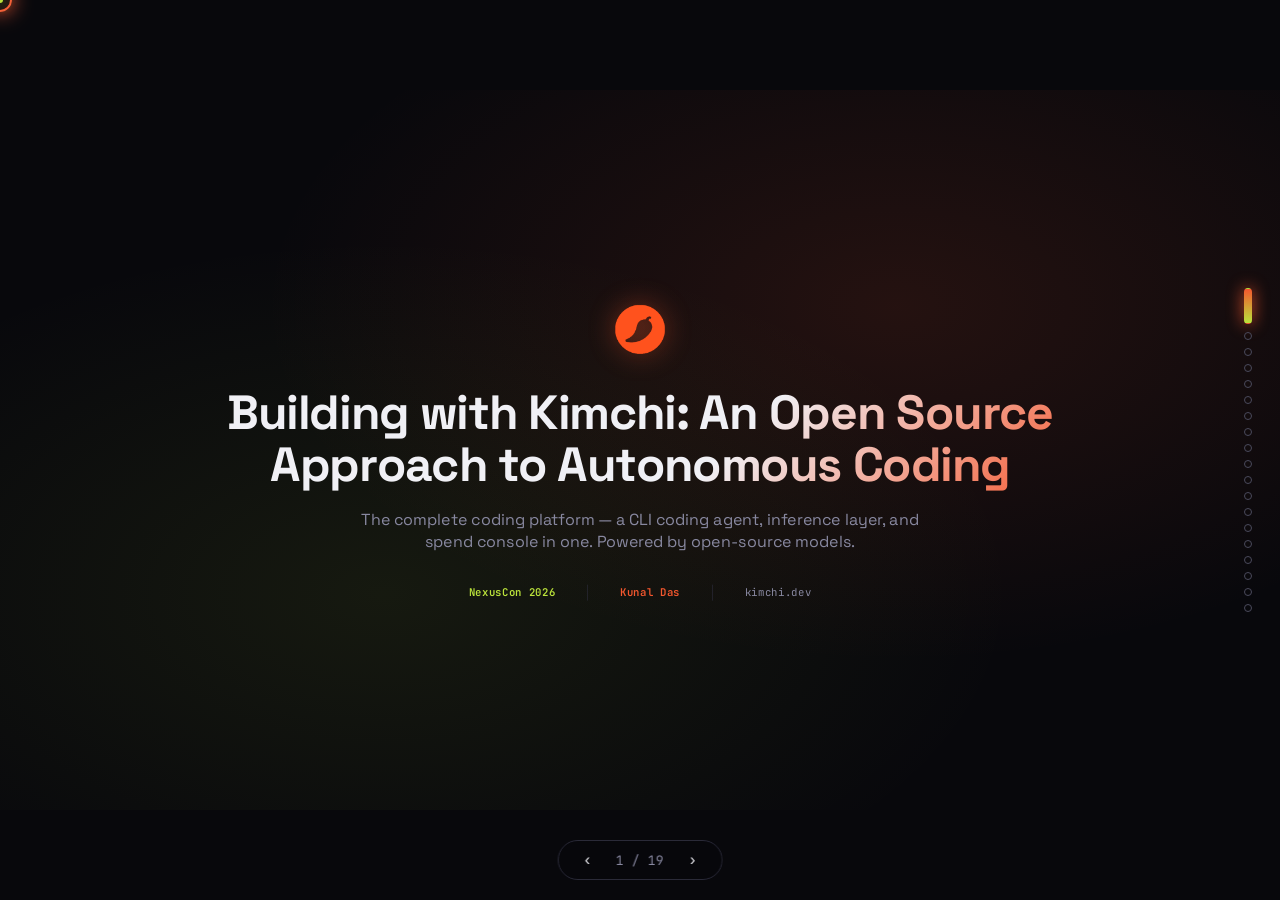
<file: 2026/kimchi-nexuscon/index.html>
<!DOCTYPE html>
<html lang="en">
<head>
<meta charset="UTF-8">
<meta name="viewport" content="width=device-width, initial-scale=1.0">
<title>Building with Kimchi — NexusCon 2026 | Kunal Das</title>
<link rel="preconnect" href="https://fonts.googleapis.com">
<link rel="preconnect" href="https://fonts.gstatic.com" crossorigin>
<link href="https://fonts.googleapis.com/css2?family=Space+Grotesk:wght@400;500;600;700&family=JetBrains+Mono:wght@400;500;700&display=swap" rel="stylesheet">

<style>
/* === CSS PROPERTIES — KIMCHI BRAND === */
:root {
    --chili-red: #F4572E; --chili-red-dim: rgba(244,87,46,0.15);
    --kimchi-lime: #BBE33B; --kimchi-lime-dim: rgba(187,227,59,0.15);
    --terminal-black: #08080C; --panel-charcoal: #12121A;
    --panel-steel: #1E1E28; --hairline: #2A2A38;
    --off-white: #F0F0F5; --muted-gray: #8888A0; --dim-gray: #4A4A5C;
    --savings-green: #28C840; --alert-amber: #FEBC2E; --burn-red: #FF5F57;
    --font-display: 'Space Grotesk', system-ui, sans-serif;
    --font-body: 'Space Grotesk', system-ui, sans-serif;
    --font-mono: 'JetBrains Mono', monospace;
    --ease-expo: cubic-bezier(0.16,1,0.3,1);
    --ease-back: cubic-bezier(0.34,1.56,0.64,1);
}

/* === BASE + viewport-base.css === */
* { margin:0; padding:0; box-sizing:border-box; }
html,body { width:100%; height:100%; margin:0; overflow:hidden; background:var(--terminal-black); font-family:var(--font-body); color:var(--off-white); cursor:none; }
.deck-viewport { position:fixed; inset:0; overflow:hidden; background:var(--terminal-black); }
.deck-stage { position:absolute; left:0; top:0; width:1920px; height:1080px; overflow:hidden; transform-origin:0 0; background:var(--terminal-black); }
.slide { position:absolute; inset:0; width:1920px; height:1080px; overflow:hidden; display:block; visibility:hidden; opacity:0; pointer-events:none; background:var(--terminal-black); }
.slide.active,.slide.visible { visibility:visible; opacity:1; pointer-events:auto; z-index:1; }
img,video,canvas,svg { max-width:100%; max-height:100%; }

@media print {
    html,body { width:1920px; height:auto; overflow:visible; background:#fff; cursor:auto; }
    .deck-viewport { position:static; overflow:visible; background:#fff; }
    .deck-stage { position:static; width:auto; height:auto; transform:none !important; background:none; }
    .slide { position:relative; display:block !important; visibility:visible !important; opacity:1 !important; pointer-events:auto !important; width:1920px; height:1080px; break-after:page; page-break-after:always; }
    .slide:last-child { break-after:auto; page-break-after:auto; }
    .deck-controls,.custom-cursor,.cursor-dot,.page-indicator { display:none !important; }
}
@media (prefers-reduced-motion:reduce) { *,*::before,*::after { animation-duration:0.01ms !important; transition-duration:0.2s !important; } }

/* === CUSTOM CURSOR === */
.custom-cursor { position:fixed; width:24px; height:24px; border:2px solid var(--chili-red); border-radius:50%; pointer-events:none; z-index:10000; transform:translate(-50%,-50%); transition:width 0.2s var(--ease-expo),height 0.2s var(--ease-expo),border-color 0.2s,background 0.2s; box-shadow:0 0 20px var(--chili-red),inset 0 0 10px rgba(244,87,46,0.2); mix-blend-mode:screen; }
.cursor-dot { position:fixed; width:6px; height:6px; background:var(--kimchi-lime); border-radius:50%; pointer-events:none; z-index:10001; transform:translate(-50%,-50%); box-shadow:0 0 12px var(--kimchi-lime); }
.custom-cursor.hover { width:56px; height:56px; border-color:var(--kimchi-lime); background:rgba(187,227,59,0.1); box-shadow:0 0 40px var(--kimchi-lime); }

/* === PAGE INDICATOR (right side only) === */
.page-indicator { position:fixed; right:28px; top:50%; transform:translateY(-50%); z-index:1000; display:flex; flex-direction:column; gap:8px; align-items:center; }
.page-dot { width:8px; height:8px; border-radius:50%; border:1px solid var(--dim-gray); background:transparent; cursor:none; transition:all 0.4s var(--ease-back); }
.page-dot:hover { border-color:var(--chili-red); transform:scale(1.4); }
.page-dot.active { width:8px; height:36px; border-radius:4px; background:linear-gradient(180deg,var(--chili-red),var(--kimchi-lime)); border-color:transparent; box-shadow:0 0 16px var(--chili-red); animation:dotPulse 2s ease-in-out infinite; }
.page-dot.completed { background:var(--kimchi-lime); border-color:transparent; box-shadow:0 0 6px var(--kimchi-lime); }
@keyframes dotPulse { 0%,100%{box-shadow:0 0 16px var(--chili-red);} 50%{box-shadow:0 0 28px var(--chili-red),0 0 48px rgba(244,87,46,0.3);} }

/* === SLIDE CHROME === */
.slide-inner { position:relative; width:100%; height:100%; padding:80px; display:flex; flex-direction:column; }
.section-tag { position:absolute; top:48px; left:80px; font-family:var(--font-mono); font-size:13px; letter-spacing:0.2em; text-transform:uppercase; padding:8px 18px; border:1px solid var(--hairline); border-radius:4px; background:rgba(18,18,26,0.8); backdrop-filter:blur(10px); display:flex; align-items:center; gap:10px; }
.section-tag::before { content:""; width:8px; height:8px; border-radius:50%; display:inline-block; }
.section-tag.problem { color:var(--burn-red); border-color:rgba(255,95,87,0.4); } .section-tag.problem::before { background:var(--burn-red); box-shadow:0 0 10px var(--burn-red); }
.section-tag.product { color:var(--chili-red); border-color:rgba(244,87,46,0.4); } .section-tag.product::before { background:var(--chili-red); box-shadow:0 0 10px var(--chili-red); }
.section-tag.how { color:var(--kimchi-lime); border-color:rgba(187,227,59,0.4); } .section-tag.how::before { background:var(--kimchi-lime); box-shadow:0 0 10px var(--kimchi-lime); }
.section-tag.governance { color:var(--alert-amber); border-color:rgba(254,188,46,0.4); } .section-tag.governance::before { background:var(--alert-amber); box-shadow:0 0 10px var(--alert-amber); }
.section-tag.proof { color:var(--savings-green); border-color:rgba(40,200,64,0.4); } .section-tag.proof::before { background:var(--savings-green); box-shadow:0 0 10px var(--savings-green); }
.source-cite { position:absolute; bottom:40px; left:80px; font-family:var(--font-mono); font-size:14px; color:var(--muted-gray); }
.source-cite::before { content:"▸ "; color:var(--chili-red); }

/* === TYPOGRAPHY === */
.slide-title { font-family:var(--font-display); font-size:60px; line-height:1.15; letter-spacing:-0.02em; font-weight:700; color:var(--off-white); }
.slide-subtitle { font-size:24px; line-height:1.5; color:var(--muted-gray); font-weight:400; max-width:1100px; }
.h2 { font-family:var(--font-display); font-size:44px; line-height:1.15; font-weight:700; }
.h3 { font-size:26px; font-weight:600; line-height:1.25; }
.body-text { font-size:20px; line-height:1.6; color:var(--off-white); }
.body-lg { font-size:22px; line-height:1.5; color:var(--off-white); }
.caption { font-size:15px; color:var(--muted-gray); line-height:1.4; }
.mono { font-family:var(--font-mono); }
.accent-red { color:var(--chili-red); } .accent-lime { color:var(--kimchi-lime); } .accent-green { color:var(--savings-green); } .accent-amber { color:var(--alert-amber); } .accent-burn { color:var(--burn-red); }

/* === HERO NUMBERS === */
.hero-number { font-family:var(--font-display); font-size:100px; line-height:1.1; letter-spacing:-0.02em; font-weight:700; font-variant-numeric:tabular-nums; }
.big-stat { font-family:var(--font-display); font-size:64px; line-height:1.1; font-weight:700; font-variant-numeric:tabular-nums; }

/* === CARDS === */
.card { background:rgba(18,18,26,0.7); backdrop-filter:blur(12px); border:1px solid var(--hairline); border-radius:12px; padding:32px; }
.card-accent-red { border-left:3px solid var(--chili-red); } .card-accent-lime { border-left:3px solid var(--kimchi-lime); } .card-accent-burn { border-left:3px solid var(--burn-red); } .card-accent-amber { border-left:3px solid var(--alert-amber); } .card-accent-green { border-left:3px solid var(--savings-green); }

/* === TERMINAL === */
.terminal { background:var(--panel-charcoal); border:1px solid var(--hairline); border-radius:12px; overflow:hidden; box-shadow:0 20px 60px rgba(0,0,0,0.5); }
.terminal-titlebar { height:40px; background:var(--panel-steel); display:flex; align-items:center; padding:0 16px; gap:8px; border-bottom:1px solid var(--hairline); }
.terminal-dot { width:12px; height:12px; border-radius:50%; }
.terminal-dot.red { background:var(--burn-red); } .terminal-dot.yellow { background:var(--alert-amber); } .terminal-dot.green { background:var(--savings-green); }
.terminal-title { flex:1; text-align:center; font-family:var(--font-mono); font-size:14px; color:var(--muted-gray); }
.terminal-body { padding:24px; font-family:var(--font-mono); font-size:18px; line-height:1.7; color:var(--off-white); }
.terminal-body .prompt { color:var(--chili-red); } .terminal-body .cmd { color:var(--off-white); } .terminal-body .ok { color:var(--kimchi-lime); } .terminal-body .check { color:var(--savings-green); } .terminal-body .pending { color:var(--muted-gray); } .terminal-body .warn { color:var(--alert-amber); } .terminal-body .dim { color:var(--dim-gray); }
.cursor::after { content:"▋"; color:var(--chili-red); animation:blink 1s steps(1) infinite; }
@keyframes blink { 50%{opacity:0;} }

/* === BAR CHART === */
.bar-row { display:flex; align-items:center; gap:20px; margin-bottom:18px; }
.bar-label { width:300px; font-size:19px; color:var(--off-white); text-align:right; }
.bar-track { flex:1; height:40px; background:var(--panel-charcoal); border-radius:6px; position:relative; overflow:hidden; border:1px solid var(--hairline); }
.bar-fill { height:100%; border-radius:6px; display:flex; align-items:center; justify-content:flex-end; padding-right:16px; font-family:var(--font-mono); font-size:16px; font-weight:500; transition:width 1.2s var(--ease-expo); width:0; }
.bar-fill.steel { background:var(--panel-steel); color:var(--off-white); }
.bar-fill.red { background:var(--chili-red); color:var(--terminal-black); }
.bar-fill.burn { background:var(--burn-red); color:var(--terminal-black); }

/* === ANIMATIONS === */
.reveal { opacity:0; transform:translateY(30px); transition:opacity 0.6s var(--ease-expo),transform 0.6s var(--ease-expo); }
.slide.visible .reveal { opacity:1; transform:translateY(0); }
.reveal-scale { opacity:0; transform:scale(0.9); transition:opacity 0.7s var(--ease-back),transform 0.7s var(--ease-back); }
.slide.visible .reveal-scale { opacity:1; transform:scale(1); }
.reveal-left { opacity:0; transform:translateX(-60px); transition:opacity 0.7s var(--ease-expo),transform 0.7s var(--ease-expo); }
.slide.visible .reveal-left { opacity:1; transform:translateX(0); }
.reveal-right { opacity:0; transform:translateX(60px); transition:opacity 0.7s var(--ease-expo),transform 0.7s var(--ease-expo); }
.slide.visible .reveal-right { opacity:1; transform:translateX(0); }
.slide.visible .reveal:nth-child(1) { transition-delay:0.1s; } .slide.visible .reveal:nth-child(2) { transition-delay:0.2s; } .slide.visible .reveal:nth-child(3) { transition-delay:0.3s; } .slide.visible .reveal:nth-child(4) { transition-delay:0.4s; } .slide.visible .reveal:nth-child(5) { transition-delay:0.5s; } .slide.visible .reveal:nth-child(6) { transition-delay:0.6s; }
@keyframes float { 0%,100%{transform:translateY(0);} 50%{transform:translateY(-12px);} }
.floating { animation:float 4s ease-in-out infinite; }
@keyframes glowPulse { 0%,100%{box-shadow:0 0 20px var(--chili-red),0 0 40px rgba(244,87,46,0.2);} 50%{box-shadow:0 0 40px var(--chili-red),0 0 80px rgba(244,87,46,0.4);} }
.glow-pulse { animation:glowPulse 3s ease-in-out infinite; }

/* === DECK CONTROLS === */
.deck-controls { position:fixed; left:50%; bottom:20px; transform:translateX(-50%); z-index:1000; display:flex; align-items:center; gap:16px; background:rgba(8,8,12,0.85); backdrop-filter:blur(12px); border:1px solid var(--hairline); border-radius:100px; padding:6px 16px; font-family:var(--font-mono); font-size:13px; color:var(--muted-gray); }
.deck-controls button { background:none; border:none; color:var(--off-white); cursor:none; font-size:16px; padding:4px 10px; border-radius:4px; transition:all 0.2s; }
.deck-controls button:hover { background:var(--chili-red); color:var(--terminal-black); }

/* === SLIDE 1 — TITLE === */
.title-slide { background:var(--terminal-black); background-image:radial-gradient(ellipse at 70% 30%,rgba(244,87,46,0.12) 0%,transparent 50%),radial-gradient(ellipse at 30% 70%,rgba(187,227,59,0.08) 0%,transparent 50%); }
.title-slide .slide-inner { justify-content:center; align-items:center; text-align:center; }
.title-logo { width:90px; height:90px; margin-bottom:40px; filter:drop-shadow(0 0 20px rgba(244,87,46,0.4)); }
.title-headline { font-family:var(--font-display); font-size:72px; line-height:1.1; letter-spacing:-0.02em; margin-bottom:24px; font-weight:700; max-width:1300px; background:linear-gradient(135deg,var(--off-white) 0%,var(--off-white) 60%,var(--chili-red) 100%); -webkit-background-clip:text; background-clip:text; -webkit-text-fill-color:transparent; }
.title-subtitle { font-size:24px; color:var(--muted-gray); margin-bottom:48px; max-width:900px; line-height:1.4; }
.title-meta { display:flex; gap:48px; align-items:center; font-family:var(--font-mono); font-size:16px; color:var(--muted-gray); }
.title-meta .divider { width:1px; height:24px; background:var(--hairline); }
.title-event { color:var(--kimchi-lime); font-weight:600; }
.title-speaker { color:var(--chili-red); font-weight:600; }

/* === SLIDE 2 — ₹4,170 Cr === */
.slide-500m { background:var(--terminal-black); }
.slide-500m .fullbleed-bg { position:absolute; inset:0; z-index:0; }
.slide-500m .fullbleed-bg img { width:100%; height:100%; object-fit:cover; opacity:0.15; }
.slide-500m .fullbleed-bg::after { content:""; position:absolute; inset:0; background:radial-gradient(ellipse at center,rgba(8,8,12,0.5) 0%,rgba(8,8,12,0.92) 70%,var(--terminal-black) 100%); }
.slide-500m .slide-inner { justify-content:center; align-items:center; text-align:center; z-index:2; }
.inr-hero { font-family:var(--font-display); font-size:110px; line-height:1.1; font-weight:700; color:var(--burn-red); letter-spacing:-0.02em; text-shadow:0 0 30px rgba(255,95,87,0.3); }
.inr-label { font-family:var(--font-mono); font-size:20px; color:var(--muted-gray); margin-top:16px; margin-bottom:24px; letter-spacing:0.1em; text-transform:uppercase; }
.drama-strip { display:flex; gap:48px; margin-top:48px; justify-content:center; }
.drama-item { display:flex; flex-direction:column; align-items:center; gap:12px; }
.drama-item .drama-icon { width:100px; height:70px; border-radius:10px; overflow:hidden; border:1px solid var(--hairline); background-size:cover; background-position:center; opacity:0.8; transition:opacity 0.3s,transform 0.3s; }
.drama-item:hover .drama-icon { opacity:1; transform:scale(1.05); }
.drama-item .drama-label { font-family:var(--font-mono); font-size:14px; color:var(--muted-gray); text-transform:uppercase; letter-spacing:0.1em; }

/* === SLIDE 3 — PULLBACK (stacked with images) === */
.pullback-stack { display:flex; flex-direction:column; gap:32px; margin-top:48px; }
.pullback-row { display:grid; grid-template-columns:1fr 280px; gap:32px; align-items:center; background:rgba(18,18,26,0.7); backdrop-filter:blur(12px); border:1px solid var(--hairline); border-left:3px solid var(--burn-red); border-radius:12px; padding:32px 36px; }
.pullback-row .company { font-family:var(--font-display); font-size:36px; margin-bottom:16px; font-weight:700; }
.pullback-row .stat { font-family:var(--font-display); font-size:42px; color:var(--burn-red); line-height:1.1; margin-bottom:12px; font-variant-numeric:tabular-nums; font-weight:700; }
.pullback-row .desc { font-size:18px; color:var(--off-white); line-height:1.5; }
.pullback-row .pullback-img { width:280px; height:180px; object-fit:contain; border-radius:10px; border:1px solid var(--hairline); opacity:0.65; background:var(--terminal-black); }

/* === SLIDE 4 — SaaS vs Token + animated chart === */
.compare-grid { display:grid; grid-template-columns:1fr 1fr; gap:0; border:1px solid var(--hairline); border-radius:12px; overflow:hidden; background:rgba(18,18,26,0.5); }
.compare-cell { padding:28px; border-right:1px solid var(--hairline); border-bottom:1px solid var(--hairline); }
.compare-cell:nth-child(2n) { border-right:none; }
.compare-cell:nth-last-child(-n+2) { border-bottom:none; }
.compare-cell .label { font-family:var(--font-mono); font-size:13px; text-transform:uppercase; letter-spacing:0.1em; color:var(--muted-gray); margin-bottom:12px; }
.mini-chart { padding:28px; background:rgba(18,18,26,0.5); border-radius:12px; border:1px solid var(--hairline); }
.mini-chart-title { font-family:var(--font-mono); font-size:13px; color:var(--muted-gray); text-transform:uppercase; letter-spacing:0.1em; margin-bottom:16px; }
.chart-svg { width:100%; height:160px; }
.chart-line { fill:none; stroke-width:3; stroke-linecap:round; stroke-linejoin:round; }
.chart-line.flat { stroke:var(--muted-gray); stroke-dasharray:5,5; }
.chart-line.spike { stroke:var(--burn-red); }
.chart-area { opacity:0.1; }

/* === SLIDE 5 — Three mechanics (modals + arrow nav) === */
.mechanic-grid { display:grid; grid-template-columns:1fr 1fr 1fr; gap:32px; margin-top:48px; }
.mechanic-card { background:rgba(18,18,26,0.7); backdrop-filter:blur(12px); border:1px solid var(--hairline); border-radius:12px; padding:36px 28px; cursor:none; transition:all 0.3s var(--ease-back); position:relative; overflow:hidden; }
.mechanic-card.active-card { border-color:var(--chili-red); box-shadow:0 0 30px rgba(244,87,46,0.2); }
.mechanic-card .mech-num { font-family:var(--font-mono); font-size:14px; color:var(--chili-red); letter-spacing:0.1em; margin-bottom:12px; }
.mechanic-card .mech-title { font-family:var(--font-display); font-size:24px; font-weight:700; color:var(--off-white); margin-bottom:16px; }
.mechanic-card .mech-stat { font-family:var(--font-display); font-size:36px; font-weight:700; margin-bottom:12px; font-variant-numeric:tabular-nums; }
.mechanic-card .mech-desc { font-size:16px; color:var(--muted-gray); line-height:1.5; }
.mechanic-card .mech-hint { margin-top:16px; font-family:var(--font-mono); font-size:12px; color:var(--dim-gray); letter-spacing:0.1em; }
.mechanic-card .mech-icon { width:80px; height:80px; border-radius:12px; margin-bottom:16px; overflow:hidden; background-size:cover; background-position:center; opacity:0.7; }

.modal-overlay { position:absolute; inset:0; z-index:100; background:rgba(8,8,12,0.92); backdrop-filter:blur(8px); display:flex; align-items:center; justify-content:center; opacity:0; pointer-events:none; transition:opacity 0.4s var(--ease-expo); }
.modal-overlay.open { opacity:1; pointer-events:auto; }
.modal-content { background:var(--panel-charcoal); border:1px solid var(--hairline); border-radius:16px; padding:56px; max-width:950px; transform:scale(0.8) translateY(20px); transition:transform 0.4s var(--ease-back); }
.modal-overlay.open .modal-content { transform:scale(1) translateY(0); }
.modal-content .modal-title { font-family:var(--font-display); font-size:42px; font-weight:700; margin-bottom:24px; }
.modal-content .modal-body { font-size:22px; color:var(--off-white); line-height:1.6; }
.modal-content .modal-body img { width:100%; max-height:200px; object-fit:cover; border-radius:12px; margin:20px 0; border:1px solid var(--hairline); }
.modal-content .modal-close { position:absolute; top:24px; right:24px; width:40px; height:40px; border-radius:50%; border:1px solid var(--hairline); background:var(--panel-steel); color:var(--off-white); cursor:none; font-size:20px; display:flex; align-items:center; justify-content:center; }
.mech-progress { position:absolute; bottom:40px; left:80px; display:flex; gap:8px; }
.mech-progress-dot { width:10px; height:10px; border-radius:50%; border:1px solid var(--dim-gray); }
.mech-progress-dot.active { background:var(--chili-red); border-color:var(--chili-red); }

/* === SLIDE 6 — Enter Kimchi === */
.split-layout { display:grid; grid-template-columns:1fr 1fr; gap:48px; align-items:center; height:calc(100% - 160px); }
.split-layout > div { min-width:0; display:flex; flex-direction:column; justify-content:center; }
.blended-img { border-radius:16px; overflow:hidden; display:flex; align-items:center; justify-content:center; max-height:680px; }
.blended-img img { max-width:100%; max-height:680px; width:auto; height:auto; object-fit:contain; border-radius:12px; }
.asset-img { border-radius:12px; object-fit:contain; max-width:100%; max-height:780px; width:100%; height:auto; }

/* === SLIDE 7 — Harness with real screenshot === */
.screenshot-frame { border:1px solid var(--hairline); border-radius:12px; overflow:hidden; box-shadow:0 20px 60px rgba(0,0,0,0.5); }
.screenshot-frame img { width:100%; height:auto; display:block; }

/* === SLIDE 8 — Routing hub (FIXED alignment) === */
.hub-diagram { position:relative; width:100%; height:560px; margin-top:32px; }
.hub-center { position:absolute; left:50%; top:50%; transform:translate(-50%,-50%); width:180px; height:180px; border-radius:50%; background:var(--panel-steel); border:2px solid var(--chili-red); display:flex; align-items:center; justify-content:center; flex-direction:column; text-align:center; box-shadow:0 0 60px rgba(244,87,46,0.3); z-index:2; animation:glowPulse 3s ease-in-out infinite; }
.hub-center .label { font-family:var(--font-display); font-size:20px; font-weight:700; }
.hub-center .sub { font-family:var(--font-mono); font-size:12px; color:var(--chili-red); margin-top:6px; }
.hub-node { position:absolute; background:rgba(18,18,26,0.8); backdrop-filter:blur(8px); border:1px solid var(--hairline); border-radius:10px; padding:14px 18px; min-width:150px; text-align:center; z-index:2; transition:transform 0.3s,border-color 0.3s,box-shadow 0.3s; }
.hub-node:hover { transform:scale(1.1); border-color:var(--chili-red); box-shadow:0 0 20px rgba(244,87,46,0.3); }
.hub-node .role { font-size:17px; font-weight:600; }
.hub-node .model { font-family:var(--font-mono); font-size:12px; color:var(--kimchi-lime); margin-top:4px; }
.hub-svg { position:absolute; inset:0; z-index:1; pointer-events:none; width:100%; height:100%; }
.routing-line { stroke:var(--chili-red); stroke-width:1.5; fill:none; opacity:0.3; }
.routing-pulse { stroke:var(--kimchi-lime); stroke-width:2.5; fill:none; stroke-dasharray:4 8; opacity:0.8; animation:dashFlow 1.5s linear infinite; }
@keyframes dashFlow { to { stroke-dashoffset:-12; } }

/* === SLIDE 10 — Ferment + animated state machine === */
.ferment-layout { display:grid; grid-template-columns:1fr 1fr; gap:48px; margin-top:24px; align-items:start; }
.state-flow { display:flex; align-items:center; justify-content:center; gap:12px; margin-top:32px; flex-wrap:wrap; }
.state-pill { padding:12px 24px; border-radius:100px; background:rgba(18,18,26,0.7); backdrop-filter:blur(8px); border:1px solid var(--hairline); font-family:var(--font-mono); font-size:18px; color:var(--off-white); transition:all 0.5s var(--ease-back); }
.state-pill.active-state { background:var(--chili-red); border-color:var(--chili-red); color:var(--terminal-black); font-weight:700; box-shadow:0 0 20px rgba(244,87,46,0.4); }
.state-pill.complete-state { background:var(--kimchi-lime); border-color:var(--kimchi-lime); color:var(--terminal-black); font-weight:700; box-shadow:0 0 20px rgba(187,227,59,0.4); }
.state-arrow { color:var(--dim-gray); font-size:22px; }

/* === SLIDE 14 — Dashboard === */
.dashboard-img { width:100%; max-height:500px; object-fit:contain; border-radius:12px; border:1px solid var(--hairline); box-shadow:0 20px 60px rgba(0,0,0,0.3); }

/* === SLIDE 16 — Speech bubbles === */
.bubble-grid { display:grid; grid-template-columns:1fr 1fr; gap:40px; margin-top:40px; }
.speech-bubble { background:rgba(18,18,26,0.7); backdrop-filter:blur(12px); border:1px solid var(--hairline); border-radius:20px; padding:36px; position:relative; }
.speech-bubble::after { content:""; position:absolute; bottom:-16px; left:60px; width:0; height:0; border-left:16px solid transparent; border-right:16px solid transparent; border-top:16px solid var(--hairline); }
.speech-bubble .quote { font-size:21px; line-height:1.5; color:var(--off-white); margin-bottom:20px; }
.speech-bubble .quote .highlight { color:var(--kimchi-lime); font-weight:700; }
.speech-bubble .quote .highlight-red { color:var(--chili-red); font-weight:700; }
.speech-bubble .attribution { font-family:var(--font-mono); font-size:15px; color:var(--muted-gray); }
.speech-bubble .stat-bubble { font-family:var(--font-display); font-size:60px; font-weight:700; line-height:1; margin-bottom:12px; }

/* === SLIDE 17 — Pricing === */
.pricing-grid { display:grid; grid-template-columns:repeat(4,1fr); gap:24px; margin-top:48px; }
.pricing-card { background:rgba(18,18,26,0.7); backdrop-filter:blur(12px); border:1px solid var(--hairline); border-radius:12px; padding:40px 28px; display:flex; flex-direction:column; gap:20px; position:relative; transition:transform 0.3s var(--ease-back),border-color 0.3s; }
.pricing-card:hover { transform:translateY(-8px); }
.pricing-card.popular { border-color:var(--kimchi-lime); box-shadow:0 0 30px rgba(187,227,59,0.12); }
.popular-tag { position:absolute; top:-12px; left:50%; transform:translateX(-50%); background:var(--kimchi-lime); color:var(--terminal-black); font-family:var(--font-mono); font-size:11px; font-weight:700; padding:4px 14px; border-radius:100px; text-transform:uppercase; letter-spacing:0.1em; }
.pricing-card .tier-name { font-family:var(--font-mono); font-size:14px; text-transform:uppercase; letter-spacing:0.1em; color:var(--muted-gray); }
.pricing-card .price { font-family:var(--font-display); font-size:52px; line-height:1; font-weight:700; }
.pricing-card .price .per { font-size:18px; color:var(--muted-gray); font-weight:400; }
.pricing-card .features { list-style:none; font-size:16px; color:var(--off-white); line-height:2; }
.pricing-card .features li::before { content:"▸ "; color:var(--chili-red); }

/* === SLIDE 18 — Differentiators === */
.diff-grid { display:grid; grid-template-columns:repeat(4,1fr); gap:20px; margin-top:40px; }
.diff-card { background:rgba(18,18,26,0.7); backdrop-filter:blur(12px); border:1px solid var(--hairline); border-radius:12px; padding:32px 24px; display:flex; flex-direction:column; gap:14px; transition:all 0.3s var(--ease-back); position:relative; overflow:hidden; }
.diff-card:hover { border-color:var(--chili-red); transform:translateY(-6px); box-shadow:0 10px 40px rgba(244,87,46,0.15); }
.diff-card .diff-icon { font-size:36px; line-height:1; margin-bottom:4px; }
.diff-card .diff-num { font-family:var(--font-mono); font-size:12px; color:var(--chili-red); letter-spacing:0.1em; }
.diff-card .diff-title { font-size:19px; font-weight:700; color:var(--off-white); line-height:1.2; }
.diff-card .diff-desc { font-size:14px; color:var(--muted-gray); line-height:1.5; }

/* === SLIDE 19 — Thank You === */
.thanks-slide { background:var(--terminal-black); background-image:radial-gradient(ellipse at 50% 50%,rgba(244,87,46,0.1) 0%,transparent 60%); }
.thanks-slide .slide-inner { justify-content:center; align-items:center; text-align:center; }
.thanks-logo { width:80px; height:80px; margin-bottom:32px; filter:drop-shadow(0 0 16px rgba(244,87,46,0.4)); }
.thanks-headline { font-family:var(--font-display); font-size:76px; letter-spacing:-0.02em; margin-bottom:20px; font-weight:700; background:linear-gradient(135deg,var(--off-white),var(--kimchi-lime)); -webkit-background-clip:text; background-clip:text; -webkit-text-fill-color:transparent; }
.thanks-quote { font-size:24px; color:var(--off-white); font-style:italic; max-width:700px; margin-bottom:12px; line-height:1.4; }
.thanks-attribution { font-family:var(--font-mono); font-size:15px; color:var(--chili-red); margin-bottom:48px; }
.thanks-actions { display:flex; gap:56px; align-items:center; margin-top:20px; }
.qr-container { display:flex; flex-direction:column; align-items:center; gap:12px; }
.qr-container img { width:400px; height:400px; border-radius:20px; border:2px solid var(--hairline); background:white; padding:20px; }
.qr-container .qr-label { font-family:var(--font-mono); font-size:18px; color:var(--muted-gray); }
.qr-container .connect-text { font-family:var(--font-display); font-size:24px; color:var(--kimchi-lime); font-weight:600; }
.star-cta { display:flex; flex-direction:column; align-items:center; gap:12px; }
.star-cta .star-btn { display:flex; align-items:center; gap:10px; padding:16px 32px; background:rgba(18,18,26,0.7); border:1px solid var(--hairline); border-radius:100px; font-family:var(--font-mono); font-size:18px; color:var(--off-white); text-decoration:none; transition:all 0.3s; }
.star-cta .star-btn:hover { border-color:var(--kimchi-lime); color:var(--kimchi-lime); box-shadow:0 0 30px rgba(187,227,59,0.2); }
.star-cta .star-icon { font-size:22px; }
.star-cta .star-label { font-family:var(--font-mono); font-size:14px; color:var(--muted-gray); }
</style>
</head>
<body>
<div class="deck-viewport">
<main class="deck-stage" id="deckStage">

<!-- SLIDE 1 — TITLE -->
<section class="slide title-slide" data-slide="0">
    <div class="slide-inner">
        <img src="assets/logo200x200-trasnparent.png" alt="Kimchi" class="title-logo reveal-scale floating">
        <h1 class="title-headline reveal">Building with Kimchi: An Open Source Approach to Autonomous Coding</h1>
        <p class="title-subtitle reveal">The complete coding platform — a CLI coding agent, inference layer, and spend console in one. Powered by open-source models.</p>
        <div class="title-meta reveal">
            <span class="title-event">NexusCon 2026</span>
            <span class="divider"></span>
            <span class="title-speaker">Kunal Das</span>
            <span class="divider"></span>
            <span class="mono">kimchi.dev</span>
        </div>
    </div>
</section>

<!-- SLIDE 2 — ₹4,170 Cr -->
<section class="slide slide-500m" data-slide="1">
    <div class="fullbleed-bg"><img src="assets/02b-jets-vaporizing.png" alt=""></div>
    <div class="section-tag problem">The Problem</div>
    <div class="slide-inner">
        <p class="inr-label reveal">One enterprise. One month. One AI platform.</p>
        <div class="inr-hero reveal-scale">
            <span>₹</span><span class="countup" data-target="4170" data-suffix=" Cr">₹0 Cr</span>
        </div>
        <p class="body-lg reveal" style="max-width: 800px; margin-top: 24px;">≈ $500,000,000 — vaporized into tokens in 30 days.</p>
        <div class="drama-strip reveal">
            <div class="drama-item">
                <div class="drama-icon" style="background-image:url('assets/02b-jets-vaporizing.png');"></div>
                <div class="drama-label">5 Private Jets</div>
            </div>
            <div class="drama-item">
                <div class="drama-icon" style="background-image:url('assets/02c-superyacht-vaporizing.png');"></div>
                <div class="drama-label">2 Superyachts</div>
            </div>
            <div class="drama-item">
                <div class="drama-icon" style="background-image:url('assets/02d-island-vaporizing.png');"></div>
                <div class="drama-label">1 Island</div>
            </div>
        </div>
    </div>
    <div class="source-cite">kimchi.dev/blog/the-500-million-ai-bill</div>
</section>

<!-- SLIDE 3 — PULLBACK (stacked with images) -->
<section class="slide" data-slide="2">
    <div class="section-tag problem">The Problem</div>
    <div class="slide-inner">
        <h2 class="slide-title reveal">The pullback is already happening.</h2>
        <div class="pullback-stack">
            <div class="pullback-row reveal-left">
                <div>
                    <div class="company">Microsoft</div>
                    <div class="stat">$500–$2,000<span style="font-size:18px;color:var(--muted-gray);"> / engineer / month</span></div>
                    <p class="desc">Revoked the majority of internal Claude Code licenses in its Experiences &amp; Devices division after per-engineer costs escalated.</p>
                </div>
                <img src="assets/03-budget-gauge.png" alt="" class="pullback-img">
            </div>
            <div class="pullback-row reveal-right">
                <div>
                    <div class="company">Uber</div>
                    <div class="stat">5,000<span style="font-size:18px;color:var(--muted-gray);"> engineers</span></div>
                    <p class="desc">Deployed coding tools to 5,000 engineers. Teams ranked on raw AI usage volume. Exhausted entire 2026 AI budget by April.</p>
                </div>
                <img src="assets/05-agentic-loop.png" alt="" class="pullback-img">
            </div>
        </div>
    </div>
    <div class="source-cite">kimchi.dev/blog/the-500-million-ai-bill</div>
</section>

<!-- SLIDE 4 — SaaS vs Token + animated chart (spread properly) -->
<section class="slide" data-slide="3">
    <div class="section-tag problem">The Problem</div>
    <div class="slide-inner">
        <h2 class="slide-title reveal">Why AI is not SaaS.</h2>
        <p class="slide-subtitle reveal" style="margin-top:16px;">For 20 years, procurement bought flat per-seat licenses. Frontier LLMs run on utility-based token pricing.</p>
        <div style="display:grid;grid-template-columns:1fr 1fr;gap:40px;margin-top:32px;">
            <div class="compare-grid reveal">
                <div class="compare-cell">
                    <div class="label">Traditional SaaS</div>
                    <div class="h3 accent-lime">Flat per-seat</div>
                    <p class="caption" style="margin-top:8px;">$20/mo/user. Same bill whether used or not.</p>
                </div>
                <div class="compare-cell">
                    <div class="label">Generative AI</div>
                    <div class="h3 accent-burn">Per-token utility</div>
                    <p class="caption" style="margin-top:8px;">Every word in/out costs money. No natural cap.</p>
                </div>
            </div>
            <div class="mini-chart reveal">
                <div class="mini-chart-title">Cost over time — SaaS vs Token pricing</div>
                <svg class="chart-svg" viewBox="0 0 400 180" preserveAspectRatio="xMidYMid meet">
                    <line x1="0" y1="50" x2="400" y2="50" stroke="#2A2A38" stroke-width="1"/>
                    <line x1="0" y1="100" x2="400" y2="100" stroke="#2A2A38" stroke-width="1"/>
                    <line x1="0" y1="150" x2="400" y2="150" stroke="#2A2A38" stroke-width="1"/>
                    <path class="chart-line flat" d="M 10 130 L 390 130"/>
                    <text x="290" y="125" fill="#8888A0" font-size="11" font-family="JetBrains Mono">SaaS: flat</text>
                    <path class="chart-line spike" d="M 10 135 Q 80 132 140 120 T 250 70 T 390 15"/>
                    <path class="chart-area" fill="#FF5F57" d="M 10 135 Q 80 132 140 120 T 250 70 T 390 15 L 390 180 L 10 180 Z"/>
                    <text x="250" y="12" fill="#FF5F57" font-size="11" font-family="JetBrains Mono">Token: ↗ exponential</text>
                </svg>
            </div>
        </div>
        <div class="card reveal" style="margin-top:24px;border-left:3px solid var(--burn-red);">
            <p class="body-text">An agentic loop running 24/7 can consume <span class="accent-burn" style="font-weight:700;">1,000× more tokens</span> than a human-driven chat. At Claude Opus's $75/1M output tokens, hitting $500M/month requires <span class="accent-burn" style="font-weight:700;">6.67 trillion tokens</span> — impossible through human chat alone.</p>
        </div>
    </div>
    <div class="source-cite">kimchi.dev/blog/the-500-million-ai-bill</div>
</section>

<!-- SLIDE 5 — Three mechanics (arrow-key modal cycling) -->
<section class="slide" data-slide="4" id="slide5">
    <div class="section-tag problem">The Problem</div>
    <div class="slide-inner">
        <h2 class="slide-title reveal">Three mechanics of runaway spend.</h2>
        <p class="slide-subtitle reveal" style="margin-top:16px;">Click a card or press → to explore each mechanic.</p>
        <div class="mechanic-grid">
            <div class="mechanic-card reveal-scale" id="mech-0" onclick="openMechanic(0)">
                <div class="mech-icon" style="background-image:url('assets/05-agentic-loop.png');"></div>
                <div class="mech-num">01</div>
                <div class="mech-title">Agentic Loops</div>
                <div class="mech-stat accent-burn">1,000×</div>
                <div class="mech-desc">Autonomous AI pipelines that self-correct, call APIs, and loop 24/7.</div>
                <div class="mech-hint">▸ CLICK OR PRESS →</div>
            </div>
            <div class="mechanic-card reveal-scale" id="mech-1" onclick="openMechanic(1)">
                <div class="mech-icon" style="background-image:url('assets/05b-tokenmaxxing.png');"></div>
                <div class="mech-num">02</div>
                <div class="mech-title">Tokenmaxxing</div>
                <div class="mech-stat accent-amber">∞</div>
                <div class="mech-desc">Employees inflate token usage to look productive on dashboards.</div>
                <div class="mech-hint">▸ CLICK OR PRESS →</div>
            </div>
            <div class="mechanic-card reveal-scale" id="mech-2" onclick="openMechanic(2)">
                <div class="mech-icon" style="background-image:url('assets/05c-context-abuse.png');"></div>
                <div class="mech-num">03</div>
                <div class="mech-title">Context Abuse</div>
                <div class="mech-stat accent-burn">$75/1M</div>
                <div class="mech-desc">Entire codebases fed repeatedly to premium models for minor edits.</div>
                <div class="mech-hint">▸ CLICK OR PRESS →</div>
            </div>
        </div>
    </div>
    <div class="mech-progress" id="mechProgress">
        <div class="mech-progress-dot" id="mpd-0"></div>
        <div class="mech-progress-dot" id="mpd-1"></div>
        <div class="mech-progress-dot" id="mpd-2"></div>
    </div>
    <div class="modal-overlay" id="mechanicModal" onclick="closeMechanic(event)">
        <div class="modal-content" onclick="event.stopPropagation()">
            <button class="modal-close" onclick="closeMechanic()">✕</button>
            <div id="modalContent"></div>
        </div>
    </div>
    <div class="source-cite">kimchi.dev/blog/the-500-million-ai-bill</div>
</section>

<!-- SLIDE 6 — Enter Kimchi (fixed image) -->
<section class="slide" data-slide="5">
    <div class="section-tag product">The Product</div>
    <div class="slide-inner">
        <div class="split-layout">
            <div>
                <h2 class="slide-title reveal">Enter Kimchi.</h2>
                <p class="body-lg reveal" style="margin-top:24px;max-width:600px;">An autonomous multi-model AI coding agent + inference cloud + spend governance console. All in one.</p>
                <div class="reveal" style="margin-top:40px;">
                    <div class="mono accent-red" style="font-size:14px;text-transform:uppercase;letter-spacing:0.1em;margin-bottom:8px;">Built by Cast AI</div>
                    <p class="body-text">Trusted by <span class="accent-lime" style="font-weight:600;">2,100+ enterprises</span>. Tech unicorn, valued <span class="accent-lime" style="font-weight:600;">$1B+</span> in Jan 2026.</p>
                </div>
                <div class="reveal" style="margin-top:24px;">
                    <div class="mono accent-red" style="font-size:14px;text-transform:uppercase;letter-spacing:0.1em;margin-bottom:8px;">GA — July 15, 2026</div>
                    <p class="body-text">Graduated from Early Access to full production support.</p>
                </div>
                <div class="reveal" style="margin-top:24px;">
                    <span class="mono caption">github.com/getkimchi/kimchi · v0.0.26 · open source</span>
                </div>
            </div>
            <div class="reveal-right" style="display:flex;align-items:center;justify-content:center;height:100%;">
                <div class="native-hero" style="width:100%;max-width:760px;height:680px;position:relative;">
                    <!-- Terminal window -->
                    <div class="terminal" style="position:absolute;top:50%;left:50%;transform:translate(-50%,-50%);width:100%;height:100%;box-shadow:0 30px 80px rgba(0,0,0,0.6),0 0 60px rgba(244,87,46,0.15);">
                        <div class="terminal-titlebar">
                            <div class="terminal-dot red"></div>
                            <div class="terminal-dot yellow"></div>
                            <div class="terminal-dot green"></div>
                            <div class="terminal-title">kimchi — terminal</div>
                        </div>
                        <div class="terminal-body" style="padding:32px;font-size:20px;line-height:1.8;">
                            <div><span class="prompt">$</span> <span class="cmd">kimchi</span></div>
                            <div style="margin-top:12px;" class="dim">› Try a /ferment workflow</div>
                            <div class="dim">  Just chat and code</div>
                            <div style="margin-top:16px;"><span class="ok">✓</span> Ready to build.</div>
                            <div style="margin-top:24px;"><span class="prompt">›</span> <span class="cmd">/ferment build a REST API</span></div>
                            <div style="margin-top:8px;" class="pending">  <span class="cursor"></span></div>
                        </div>
                        <!-- Floating chili pepper badge -->
                        <div style="position:absolute;top:-25px;right:-25px;width:90px;height:90px;border-radius:50%;background:var(--terminal-black);border:2px solid var(--chili-red);display:flex;align-items:center;justify-content:center;box-shadow:0 0 40px rgba(244,87,46,0.4);animation:glowPulse 3s ease-in-out infinite;z-index:10;">
                            <img src="assets/logo200x200-trasnparent.png" alt="Kimchi" style="width:54px;height:54px;">
                        </div>
                        <!-- Floating stat badges -->
                        <div style="position:absolute;bottom:30px;right:20px;background:rgba(18,18,26,0.9);backdrop-filter:blur(12px);border:1px solid var(--hairline);border-radius:100px;padding:12px 20px;font-family:var(--font-mono);font-size:14px;color:var(--kimchi-lime);box-shadow:0 8px 30px rgba(0,0,0,0.4);z-index:10;">3 models · auto-routed</div>
                        <div style="position:absolute;top:60px;left:20px;background:rgba(18,18,26,0.9);backdrop-filter:blur(12px);border:1px solid var(--hairline);border-radius:100px;padding:12px 20px;font-family:var(--font-mono);font-size:14px;color:var(--chili-red);box-shadow:0 8px 30px rgba(0,0,0,0.4);z-index:10;">$0.75/1M tokens</div>
                    </div>
                    <!-- Background glow -->
                    <div style="position:absolute;top:50%;left:50%;transform:translate(-50%,-50%);width:120%;height:120%;background:radial-gradient(ellipse,rgba(244,87,46,0.08) 0%,transparent 70%);pointer-events:none;"></div>
                </div>
            </div>
        </div>
    </div>
    <div class="source-cite">kimchi.dev/blog/kimchi-coding-is-ga</div>
</section>

<!-- SLIDE 7 — Harness with real screenshot -->
<section class="slide" data-slide="6">
    <div class="section-tag product">The Product</div>
    <div class="slide-inner">
        <div class="split-layout">
            <div>
                <h2 class="slide-title reveal">How it works: the coding harness.</h2>
                <p class="body-lg reveal" style="margin-top:24px;">A runtime that turns an LLM into an autonomous agent. It reads your codebase, plans the work, writes code, runs commands, and verifies results — all in a terminal session.</p>
                <div class="card card-accent-red reveal" style="margin-top:32px;">
                    <div class="mono accent-red" style="font-size:14px;">KEY INSIGHT</div>
                    <p class="body-text" style="margin-top:8px;">"The difference between autocomplete tools and a coding harness is not the model. It's the architecture."</p>
                </div>
            </div>
            <div class="reveal-right">
                <div class="screenshot-frame">
                    <img src="assets/kimchi_ui_screenshot.png" alt="Kimchi UI screenshot">
                </div>
            </div>
        </div>
    </div>
    <div class="source-cite">docs.kimchi.dev/docs/coding-overview</div>
</section>

<!-- SLIDE 8 — Multi-model orchestration (fixed alignment) -->
<section class="slide" data-slide="7">
    <div class="section-tag product">The Product</div>
    <div class="slide-inner">
        <h2 class="slide-title reveal">Multi-model orchestration.</h2>
        <p class="slide-subtitle reveal" style="margin-top:16px;">Seven specialized roles. The orchestrator routes tasks back and forth to the best-fit model — automatically.</p>
        <div class="hub-diagram reveal" id="hubDiagram">
            <!-- SVG with exact pixel coordinates matching node positions -->
            <svg class="hub-svg" viewBox="0 0 1920 560" preserveAspectRatio="xMidYMid meet">
                <!-- Lines from center (960,280) to each node -->
                <!-- Top-left node at ~284,50 -->
                <line class="routing-line" x1="960" y1="280" x2="384" y2="80"/>
                <line class="routing-line" x1="960" y1="280" x2="960" y2="80"/>
                <line class="routing-line" x1="960" y1="280" x2="1536" y2="80"/>
                <line class="routing-line" x1="960" y1="280" x2="384" y2="480"/>
                <line class="routing-line" x1="960" y1="280" x2="960" y2="480"/>
                <line class="routing-line" x1="960" y1="280" x2="1536" y2="480"/>
                <!-- Animated pulses -->
                <line class="routing-pulse" x1="960" y1="280" x2="384" y2="80"/>
                <line class="routing-pulse" x1="960" y1="280" x2="960" y2="80" style="animation-delay:0.2s;"/>
                <line class="routing-pulse" x1="960" y1="280" x2="1536" y2="80" style="animation-delay:0.4s;"/>
                <line class="routing-pulse" x1="960" y1="280" x2="384" y2="480" style="animation-delay:0.6s;"/>
                <line class="routing-pulse" x1="960" y1="280" x2="960" y2="480" style="animation-delay:0.8s;"/>
                <line class="routing-pulse" x1="960" y1="280" x2="1536" y2="480" style="animation-delay:1s;"/>
            </svg>
            <!-- Center hub -->
            <div class="hub-center">
                <div class="label">Orchestrator</div>
                <div class="sub">classifies &amp; routes</div>
            </div>
            <!-- Nodes positioned with left/top in px relative to diagram -->
            <div class="hub-node" style="top:30px;left:280px;"><div class="role">Planner</div><div class="model">kimi-k2.7</div></div>
            <div class="hub-node" style="top:30px;left:50%;transform:translateX(-50%);"><div class="role">Builder</div><div class="model">minimax-m3</div></div>
            <div class="hub-node" style="top:30px;right:280px;"><div class="role">Reviewer</div><div class="model">kimi-k2.7</div></div>
            <div class="hub-node" style="bottom:30px;left:280px;"><div class="role">Explorer</div><div class="model">nemotron-3</div></div>
            <div class="hub-node" style="bottom:30px;left:50%;transform:translateX(-50%);"><div class="role">Researcher</div><div class="model">minimax-m3</div></div>
            <div class="hub-node" style="bottom:30px;right:280px;"><div class="role">Judge</div><div class="model">kimi-k2.7</div></div>
        </div>
        <p class="caption reveal" style="text-align:center;margin-top:20px;">"That's like assigning your best systems designer to write boilerplate all day."</p>
    </div>
    <div class="source-cite">docs.kimchi.dev · kimchi.dev/blog/why-we-use-3-models-instead-of-1</div>
</section>

<!-- SLIDE 9 — Routing economics (animated bars) -->
<section class="slide" data-slide="8">
    <div class="section-tag product">The Product</div>
    <div class="slide-inner">
        <h2 class="slide-title reveal">Routing economics — real prices.</h2>
        <div style="display:grid;grid-template-columns:1.2fr 1fr;gap:48px;margin-top:48px;align-items:start;">
            <div id="barChart">
                <div class="bar-row reveal-left">
                    <div class="bar-label">Nemotron-3-Ultra<br><span class="caption">Explorer</span></div>
                    <div class="bar-track"><div class="bar-fill steel" data-width="6%">$0.75</div></div>
                </div>
                <div class="bar-row reveal-left">
                    <div class="bar-label">MiniMax M3<br><span class="caption">Builder · Researcher</span></div>
                    <div class="bar-track"><div class="bar-fill steel" data-width="10%">$1.20</div></div>
                </div>
                <div class="bar-row reveal-left">
                    <div class="bar-label">Kimi K2.7<br><span class="caption">Planner · Reviewer · Judge</span></div>
                    <div class="bar-track"><div class="bar-fill red" data-width="37%">$4.50</div></div>
                </div>
                <div class="bar-row reveal-left">
                    <div class="bar-label">Avg. proprietary<br><span class="caption" style="color:var(--burn-red);">the competition</span></div>
                    <div class="bar-track"><div class="bar-fill burn" data-width="100%">$12.10</div></div>
                </div>
            </div>
            <div style="display:flex;flex-direction:column;gap:24px;">
                <div class="card card-accent-lime reveal-scale">
                    <div class="mono accent-lime" style="font-size:13px;">CHEAPEST IN STACK</div>
                    <div class="big-stat" style="margin-top:8px;">$0.75</div>
                    <p class="caption" style="margin-top:4px;">per 1M output tokens — 16× cheaper than avg proprietary</p>
                </div>
                <div class="card card-accent-lime reveal-scale">
                    <div class="mono accent-lime" style="font-size:13px;">SWE-BENCH PRO</div>
                    <div class="big-stat accent-lime" style="margin-top:8px;">59.0%</div>
                    <p class="caption" style="margin-top:4px;">MiniMax M3 — ahead of GPT-5.5 &amp; Gemini 3.1 Pro</p>
                </div>
                <div class="card card-accent-green reveal-scale">
                    <div class="mono accent-green" style="font-size:13px;">COST REDUCTION</div>
                    <div class="big-stat accent-green" style="margin-top:8px;">40–60%</div>
                    <p class="caption" style="margin-top:4px;">vs single proprietary endpoint</p>
                </div>
            </div>
        </div>
    </div>
    <div class="source-cite">kimchi.dev/blog/why-we-use-3-models-instead-of-1</div>
</section>

<!-- SLIDE 10 — Ferment (typing + animated state machine) -->
<section class="slide" data-slide="9">
    <div class="section-tag how">How It Works</div>
    <div class="slide-inner">
        <h2 class="slide-title reveal">Ferment — give it a project, not a task.</h2>
        <div class="ferment-layout">
            <div>
                <p class="body-lg reveal" style="margin-top:16px;">The harness breaks it into phases, executes each using specialized subagent workers, grades the results, and picks up exactly where it left off if a session ends.</p>
                <div class="card card-accent-lime reveal" style="margin-top:24px;">
                    <div class="mono accent-lime" style="font-size:13px;">NAMED AFTER</div>
                    <p class="body-text" style="margin-top:8px;">"What happens to good kimchi when you give it time and the right conditions."</p>
                </div>
                <!-- Animated state machine -->
                <div class="state-flow reveal" id="stateMachine">
                    <div class="state-pill" id="state-draft">draft</div>
                    <span class="state-arrow">→</span>
                    <div class="state-pill" id="state-planned">planned</div>
                    <span class="state-arrow">→</span>
                    <div class="state-pill" id="state-running">running</div>
                    <span class="state-arrow">→</span>
                    <div class="state-pill" id="state-complete">complete</div>
                </div>
                <p class="caption reveal" style="text-align:center;margin-top:12px;">All transitions validated by a deterministic finite state machine.</p>
            </div>
            <div class="reveal-right">
                <div class="terminal">
                    <div class="terminal-titlebar">
                        <div class="terminal-dot red"></div>
                        <div class="terminal-dot yellow"></div>
                        <div class="terminal-dot green"></div>
                        <div class="terminal-title">kimchi — ferment</div>
                    </div>
                    <div class="terminal-body" id="fermentTermBody"></div>
                </div>
            </div>
        </div>
    </div>
    <div class="source-cite">docs.kimchi.dev · github.com/getkimchi/kimchi</div>
</section>

<!-- SLIDE 11 — Evaluator (with typing animation) -->
<section class="slide" data-slide="10">
    <div class="section-tag how">How It Works</div>
    <div class="slide-inner">
        <h2 class="slide-title reveal">Every task is graded before it ships.</h2>
        <p class="slide-subtitle reveal" style="margin-top:16px;">After each milestone, a high-reasoning model scores the output against the original intent.</p>
        <div style="display:grid;grid-template-columns:1fr 1.2fr;gap:48px;margin-top:40px;align-items:center;">
            <div>
                <div class="card card-accent-lime reveal" style="margin-bottom:24px;">
                    <div class="mono accent-lime" style="font-size:13px;">KEY PRINCIPLE</div>
                    <p class="body-text" style="margin-top:8px;">You're not grading a milestone with the same model that built it.</p>
                </div>
                <div class="reveal" style="display:flex;gap:24px;margin-top:24px;">
                    <div style="text-align:center;">
                        <div class="mono caption">BUILDER</div>
                        <div class="h3 accent-lime" style="margin-top:8px;">MiniMax M3</div>
                    </div>
                    <div style="font-size:32px;color:var(--dim-gray);padding-top:16px;">≠</div>
                    <div style="text-align:center;">
                        <div class="mono caption">JUDGE</div>
                        <div class="h3 accent-red" style="margin-top:8px;">Kimi K2.7</div>
                    </div>
                </div>
                <p class="caption reveal" style="margin-top:24px;">No self-grading. Use Opus, Kimi, or whatever model you trust most.</p>
            </div>
            <div class="reveal-right">
                <div class="terminal">
                    <div class="terminal-titlebar">
                        <div class="terminal-dot red"></div>
                        <div class="terminal-dot yellow"></div>
                        <div class="terminal-dot green"></div>
                        <div class="terminal-title">kimchi — evaluator</div>
                    </div>
                    <div class="terminal-body" id="evaluatorTermBody"></div>
                </div>
            </div>
        </div>
    </div>
    <div class="source-cite">kimchi.dev · docs.kimchi.dev/docs/coding-overview</div>
</section>

<!-- SLIDE 12 — Teleport (fixed overlap) -->
<section class="slide" data-slide="11">
    <div class="section-tag how">How It Works</div>
    <div class="slide-inner">
        <div class="split-layout">
            <div class="reveal-left" style="display:flex;align-items:center;justify-content:center;">
                <img src="assets/12-teleport-v2.png" alt="Teleport" class="asset-img" style="max-height:500px;">
            </div>
            <div>
                <h2 class="slide-title reveal">Teleport — close the lid, keep working.</h2>
                <p class="body-lg reveal" style="margin-top:24px;">Run <span class="mono accent-red">/teleport</span> to provision a persistent sandbox pre-loaded with your tools, skills, and agent state.</p>
                <p class="body-text reveal" style="margin-top:16px;color:var(--muted-gray);">Close the lid — the session keeps running. Reconnect from anywhere.</p>
            </div>
        </div>
    </div>
    <div class="source-cite">kimchi.dev · kimchi.dev/pricing</div>
</section>

<!-- SLIDE 13 — Migration (with typing animation) -->
<section class="slide" data-slide="12">
    <div class="section-tag how">How It Works</div>
    <div class="slide-inner">
        <h2 class="slide-title reveal">Migrate from Claude Code — keep everything.</h2>
        <p class="slide-subtitle reveal" style="margin-top:16px;"><span class="mono accent-red">kimchi setup</span> detects your existing config and migrates MCP servers, skills, and settings — in about 30 seconds.</p>
        <div style="display:grid;grid-template-columns:1fr 1fr;gap:48px;margin-top:40px;align-items:center;">
            <div class="terminal reveal-scale" style="max-width:100%;">
                <div class="terminal-titlebar">
                    <div class="terminal-dot red"></div>
                    <div class="terminal-dot yellow"></div>
                    <div class="terminal-dot green"></div>
                    <div class="terminal-title">kimchi — setup</div>
                </div>
                <div class="terminal-body" id="migrationTermBody"></div>
            </div>
            <div class="reveal-right" style="text-align:center;">
                <div class="mono accent-lime" style="font-size:16px;text-transform:uppercase;letter-spacing:0.15em;margin-bottom:16px;">Total migration time</div>
                <div style="font-family:var(--font-display);font-size:140px;font-weight:700;line-height:1;color:var(--kimchi-lime);text-shadow:0 0 40px rgba(187,227,59,0.3);">30<span style="font-size:60px;color:var(--muted-gray);"> sec</span></div>
                <p class="caption" style="margin-top:24px;max-width:300px;margin-left:auto;margin-right:auto;">MCP servers, skills, and config — all migrated automatically.</p>
            </div>
        </div>
        <div class="reveal" style="margin-top:40px;display:flex;gap:32px;align-items:center;">
            <span class="caption">Works with:</span>
            <span class="mono" style="font-size:20px;color:var(--muted-gray);">OpenCode</span>
            <span class="mono" style="font-size:20px;color:var(--muted-gray);">Claude Code</span>
            <span class="mono" style="font-size:20px;color:var(--muted-gray);">Cursor</span>
            <span class="mono" style="font-size:20px;color:var(--muted-gray);">OpenClaw</span>
        </div>
    </div>
    <div class="source-cite">kimchi.dev · docs.kimchi.dev/docs/kimchi-cli</div>
</section>

<!-- SLIDE 14 — Spend console (real UX page) -->
<section class="slide" data-slide="13">
    <div class="section-tag governance">Governance</div>
    <div class="slide-inner">
        <h2 class="slide-title reveal">The spend console — FinOps for AI coding.</h2>
        <div style="display:grid;grid-template-columns:1fr 1.4fr;gap:40px;margin-top:32px;align-items:start;">
            <div>
                <p class="body-lg reveal">Usage, cost, and performance broken down by user, tag, API key, and team.</p>
                <div class="reveal" style="margin-top:32px;display:flex;flex-direction:column;gap:14px;">
                    <div class="card card-accent-burn" style="padding:16px 24px;">
                        <div class="h3 accent-burn" style="font-size:20px;">Per Org</div>
                        <p class="caption">Hard ceiling across all keys, users, and teams</p>
                    </div>
                    <div class="card" style="padding:16px 24px;border-left:3px solid var(--alert-amber);">
                        <div class="h3 accent-amber" style="font-size:20px;">Per Team</div>
                        <p class="caption">Finance gets a clean number</p>
                    </div>
                    <div class="card card-accent-red" style="padding:16px 24px;">
                        <div class="h3 accent-red" style="font-size:20px;">Per User / API Key</div>
                        <p class="caption">Real-time visibility, per-developer</p>
                    </div>
                </div>
                <div class="card card-accent-burn reveal" style="margin-top:24px;">
                    <div class="mono accent-burn" style="font-size:13px;">RUNAWAY LOOP? AUTO-TERMINATED.</div>
                    <p class="body-text" style="margin-top:8px;">Sessions are killed before a surprise bill can build up.</p>
                </div>
            </div>
            <div class="reveal-right">
                <img src="assets/ux-page.png" alt="Kimchi Console" class="dashboard-img">
                <p class="caption reveal" style="text-align:center;margin-top:12px;">Kimchi Console — coding agent spend report</p>
            </div>
        </div>
    </div>
    <div class="source-cite">kimchi.dev · kimchi.dev/blog/the-500-million-ai-bill</div>
</section>

<!-- SLIDE 15 — Data sovereignty -->
<section class="slide" data-slide="14">
    <div class="section-tag governance">Governance</div>
    <div class="slide-inner">
        <h2 class="slide-title reveal">Your code stays inside your perimeter.</h2>
        <p class="slide-subtitle reveal" style="margin-top:16px;">Data sovereignty was a design constraint from day one, not a compliance retrofit.</p>
        <div style="display:grid;grid-template-columns:1fr 1fr 1fr 1fr;gap:24px;margin-top:48px;">
            <div class="card card-accent-lime reveal-scale">
                <img src="assets/logo200x200-trasnparent.png" alt="" style="width:48px;height:48px;margin-bottom:16px;opacity:0.8;">
                <div class="mono accent-lime" style="font-size:13px;">CERTIFIED</div>
                <div class="h3" style="margin-top:8px;">ISO 27001</div>
                <p class="caption" style="margin-top:4px;">Information security management</p>
            </div>
            <div class="card card-accent-lime reveal-scale">
                <div class="mono accent-lime" style="font-size:13px;margin-top:64px;">CERTIFIED</div>
                <div class="h3" style="margin-top:8px;">SOC 2 Type II</div>
                <p class="caption" style="margin-top:4px;">Trust services criteria</p>
            </div>
            <div class="card card-accent-lime reveal-scale">
                <div class="mono accent-lime" style="font-size:13px;margin-top:64px;">COMPLIANT</div>
                <div class="h3" style="margin-top:8px;">GDPR</div>
                <p class="caption" style="margin-top:4px;">European data protection</p>
            </div>
            <div class="card card-accent-red reveal-scale">
                <div class="mono accent-red" style="font-size:13px;margin-top:64px;">DEPLOYMENT</div>
                <div class="h3" style="margin-top:8px;">Your VPC</div>
                <p class="caption" style="margin-top:4px;">Self-hosted, full sovereignty. Nvidia B300 GPUs.</p>
            </div>
        </div>
        <div class="card reveal" style="margin-top:40px;border-left:3px solid var(--off-white);">
            <p class="body-lg" style="line-height:1.5;">Your code <span class="accent-lime" style="font-weight:700;">never leaves your control.</span> Run it standalone in your VPC or on dedicated Nvidia B300 GPUs on Cast AI's inference infrastructure.</p>
        </div>
    </div>
    <div class="source-cite">kimchi.dev/blog/kimchi-coding-is-ga · kimchi.dev/pricing</div>
</section>

<!-- SLIDE 16 — Proof (speech bubbles) -->
<section class="slide" data-slide="15">
    <div class="section-tag proof">Proof</div>
    <div class="slide-inner">
        <h2 class="slide-title reveal">Real numbers, real teams.</h2>
        <div class="bubble-grid">
            <div class="speech-bubble reveal-left">
                <div class="stat-bubble accent-green">12×</div>
                <p class="quote">"We expected some savings. We didn't expect 12x. <span class="highlight">62% of our token volume now costs what 12% used to.</span>"</p>
                <p class="attribution">— Andrei Temneanu, IVOX.RO</p>
            </div>
            <div class="speech-bubble reveal-right">
                <div class="stat-bubble accent-lime">2.5×</div>
                <p class="quote">"Cheaper than a commercial-models-only baseline, with <span class="highlight">equal or better spec-match and test-pass rates.</span>"</p>
                <p class="attribution">— Shadow-mode evals · 150+ Cast AI developers</p>
            </div>
        </div>
        <div class="speech-bubble reveal" style="margin-top:40px;max-width:1200px;">
            <p class="quote" style="font-size:20px;">"Kimchi is fundamentally changing how our engineering team thinks about AI-assisted development. The multi-model approach keeps the quality of a single frontier model while cutting token costs dramatically. And the <span class="highlight-red">governance suite is the best we've seen in the market.</span>"</p>
            <p class="attribution">— Dekel Shavit, Senior Director of Engineering, Akamai</p>
        </div>
    </div>
    <div class="source-cite">kimchi.dev · kimchi.dev/blog/kimchi-coding-is-ga</div>
</section>

<!-- SLIDE 17 — Pricing -->
<section class="slide" data-slide="16">
    <div class="section-tag proof">Next Steps</div>
    <div class="slide-inner">
        <h2 class="slide-title reveal">Start free, scale predictably.</h2>
        <p class="slide-subtitle reveal" style="margin-top:16px;">No credit card. No waiting list. No lock-in.</p>
        <div class="pricing-grid">
            <div class="pricing-card reveal-scale">
                <div class="tier-name">Community</div>
                <div class="price">$0</div>
                <ul class="features"><li>250k context window</li><li>Max 3 seats, 1 team</li><li>Multi-model routing</li><li>Ferment</li><li>Limited speed</li></ul>
            </div>
            <div class="pricing-card reveal-scale" style="border-top:2px solid var(--chili-red);">
                <div class="tier-name">Coder</div>
                <div class="price">$20<span class="per">/mo</span></div>
                <ul class="features"><li>1M context window</li><li>$25 monthly credits</li><li>Priority speed</li><li>Inference API</li><li>1 Teleport workspace</li></ul>
            </div>
            <div class="pricing-card popular reveal-scale">
                <div class="popular-tag">Most Popular</div>
                <div class="tier-name">Teams</div>
                <div class="price">$35<span class="per">/seat/mo</span></div>
                <ul class="features"><li>1M context window</li><li>$45 monthly credits</li><li>Max 150 seats</li><li>Studio board + RBAC</li><li>3 Teleport workspaces</li></ul>
            </div>
            <div class="pricing-card reveal-scale" style="border-top:2px solid var(--alert-amber);">
                <div class="tier-name">Enterprise</div>
                <div class="price">Custom</div>
                <ul class="features"><li>1M context window</li><li>Unlimited seats &amp; teams</li><li>VPC self-hosting</li><li>Unlimited Teleport</li><li>24×7 dedicated CSM</li></ul>
            </div>
        </div>
    </div>
    <div class="source-cite">kimchi.dev/pricing</div>
</section>

<!-- SLIDE 18 — Differentiators -->
<section class="slide" data-slide="17">
    <div class="section-tag proof">Next Steps</div>
    <div class="slide-inner">
        <h2 class="slide-title reveal">Cool differentiators worth trying.</h2>
        <div class="diff-grid">
            <div class="diff-card reveal-scale"><div class="diff-icon">🔀</div><div class="diff-num">01</div><div class="diff-title">Multi-model routing</div><div class="diff-desc">7 specialized roles, auto-matched to the cheapest model. Turn off to lock a single provider.</div></div>
            <div class="diff-card reveal-scale"><div class="diff-icon">🍶</div><div class="diff-num">02</div><div class="diff-title">Ferment</div><div class="diff-desc">Give it a project, not a task. Plans into phases, grades each milestone, resumes across sessions.</div></div>
            <div class="diff-card reveal-scale"><div class="diff-icon">✅</div><div class="diff-num">03</div><div class="diff-title">The Evaluator</div><div class="diff-desc">A different model grades the builder's work before it ships. No self-grading.</div></div>
            <div class="diff-card reveal-scale"><div class="diff-icon">💻</div><div class="diff-num">04</div><div class="diff-title">Teleport</div><div class="diff-desc">Close your laptop, the agent keeps working in a cloud sandbox. Reconnect from anywhere.</div></div>
            <div class="diff-card reveal-scale"><div class="diff-icon">🚦</div><div class="diff-num">05</div><div class="diff-title">Hard spend caps</div><div class="diff-desc">4 levels — org, team, API key, user. Runaway loops auto-terminate.</div></div>
            <div class="diff-card reveal-scale"><div class="diff-icon">🔄</div><div class="diff-num">06</div><div class="diff-title">One-command migration</div><div class="diff-desc">Bring your Claude Code MCP servers and skills. Zero switching cost.</div></div>
            <div class="diff-card reveal-scale"><div class="diff-icon">🏠</div><div class="diff-num">07</div><div class="diff-title">Self-host in your VPC</div><div class="diff-desc">Full data sovereignty. ISO 27001 + SOC 2 Type II + GDPR.</div></div>
            <div class="diff-card reveal-scale"><div class="diff-icon">📊</div><div class="diff-num">08</div><div class="diff-title">Phase-tagged costs</div><div class="diff-desc">Every LLM request tagged explore, plan, build, review, or research.</div></div>
        </div>
    </div>
    <div class="source-cite">kimchi.dev · docs.kimchi.dev</div>
</section>

<!-- SLIDE 19 — Thank You (larger QR + connect text) -->
<section class="slide thanks-slide" data-slide="18">
    <div class="slide-inner">
        <img src="assets/logo200x200-trasnparent.png" alt="Kimchi" class="thanks-logo reveal-scale floating">
        <h2 class="thanks-headline reveal">Thank you.</h2>
        <p class="thanks-quote reveal">"From today, tokens are cheaper."</p>
        <p class="thanks-attribution reveal">— Laurent Gil · Kimchi Coding GA · July 15, 2026</p>
        <div class="thanks-actions reveal">
            <div class="qr-container">
                <div class="connect-text">Connect with me</div>
                <img src="assets/qr-real.png" alt="Scan to connect">
                <div class="qr-label">Scan for Q&amp;A →</div>
            </div>
            <div class="star-cta">
                <a href="https://github.com/getkimchi/kimchi" class="star-btn">
                    <span class="star-icon">⭐</span>
                    <span>Star the repo</span>
                </a>
                <div class="star-label">github.com/getkimchi/kimchi</div>
            </div>
        </div>
        <div class="reveal" style="margin-top:40px;display:flex;gap:48px;align-items:center;font-family:var(--font-mono);font-size:15px;color:var(--muted-gray);">
            <span>NexusCon 2026</span>
            <span style="width:1px;height:20px;background:var(--hairline);"></span>
            <span class="accent-red">Kunal Das</span>
        </div>
    </div>
</section>

</main>
</div>
<div class="custom-cursor" id="cursor"></div>
<div class="cursor-dot" id="cursorDot"></div>
<div class="page-indicator" id="pageIndicator"></div>
<div class="deck-controls">
    <button id="prevBtn" title="Previous">‹</button>
    <span id="slideCounter">1 / 19</span>
    <button id="nextBtn" title="Next">›</button>
</div>

<script>
class SlidePresentation {
    constructor() {
        this.slides = document.querySelectorAll('.slide');
        this.currentSlide = 0;
        this.totalSlides = this.slides.length;
        this.stage = document.getElementById('deckStage');
        this.counter = document.getElementById('slideCounter');
        this.pageIndicator = document.getElementById('pageIndicator');
        this.mechanicModalOpen = false;
        this.currentMechanic = -1;
        this.setupStageScale();
        this.setupKeyboardNav();
        this.setupTouchNav();
        this.setupButtons();
        this.setupPageIndicator();
        this.setupCustomCursor();
        this.showSlide(0);
    }

    setupStageScale() {
        const scale = () => {
            const f = Math.min(window.innerWidth/1920, window.innerHeight/1080);
            const x = (window.innerWidth-1920*f)/2;
            const y = (window.innerHeight-1080*f)/2;
            this.stage.style.transform = `translate(${x}px,${y}px) scale(${f})`;
        };
        scale(); window.addEventListener('resize', scale);
    }

    setupKeyboardNav() {
        document.addEventListener('keydown', (e) => {
            // On slide 5, arrow right cycles through modals
            if (this.currentSlide === 4) {
                if (e.key === 'ArrowRight' || e.key === ' ' || e.key === 'PageDown') {
                    e.preventDefault();
                    if (this.currentMechanic < 2) {
                        this.openMechanic(this.currentMechanic + 1);
                    } else {
                        this.closeMechanic();
                        setTimeout(() => this.next(), 300);
                    }
                    return;
                }
                if (e.key === 'ArrowLeft' || e.key === 'PageUp') {
                    e.preventDefault();
                    if (this.currentMechanic > 0) {
                        this.openMechanic(this.currentMechanic - 1);
                    } else if (this.currentMechanic === 0) {
                        this.closeMechanic();
                    } else {
                        this.prev();
                    }
                    return;
                }
            }
            if (e.key === 'ArrowRight' || e.key === ' ' || e.key === 'PageDown') { e.preventDefault(); this.next(); }
            else if (e.key === 'ArrowLeft' || e.key === 'PageUp') { e.preventDefault(); this.prev(); }
            else if (e.key === 'Home') { e.preventDefault(); this.showSlide(0); }
            else if (e.key === 'End') { e.preventDefault(); this.showSlide(this.totalSlides-1); }
        });
    }

    setupTouchNav() {
        let sx = 0;
        this.stage.addEventListener('touchstart', (e) => { sx = e.touches[0].clientX; }, {passive:true});
        this.stage.addEventListener('touchend', (e) => {
            const d = sx - e.changedTouches[0].clientX;
            if (Math.abs(d) > 50) { d > 0 ? this.next() : this.prev(); }
        }, {passive:true});
    }

    setupButtons() {
        document.getElementById('nextBtn').addEventListener('click', () => this.next());
        document.getElementById('prevBtn').addEventListener('click', () => this.prev());
    }

    setupPageIndicator() {
        for (let i = 0; i < this.totalSlides; i++) {
            const dot = document.createElement('div');
            dot.className = 'page-dot';
            dot.addEventListener('click', () => this.showSlide(i));
            dot.addEventListener('mouseenter', () => document.getElementById('cursor').classList.add('hover'));
            dot.addEventListener('mouseleave', () => document.getElementById('cursor').classList.remove('hover'));
            this.pageIndicator.appendChild(dot);
        }
    }

    updatePageIndicator() {
        const dots = this.pageIndicator.querySelectorAll('.page-dot');
        dots.forEach((d, i) => {
            d.classList.remove('active', 'completed');
            if (i === this.currentSlide) d.classList.add('active');
            else if (i < this.currentSlide) d.classList.add('completed');
        });
    }

    setupCustomCursor() {
        const c = document.getElementById('cursor');
        const cd = document.getElementById('cursorDot');
        document.addEventListener('mousemove', (e) => {
            c.style.left = e.clientX + 'px'; c.style.top = e.clientY + 'px';
            cd.style.left = e.clientX + 'px'; cd.style.top = e.clientY + 'px';
        });
        document.querySelectorAll('a,button,.page-dot,.diff-card,.pricing-card,.hub-node,.mechanic-card,.modal-close').forEach(el => {
            el.addEventListener('mouseenter', () => c.classList.add('hover'));
            el.addEventListener('mouseleave', () => c.classList.remove('hover'));
        });
        document.addEventListener('mouseleave', () => { c.style.opacity='0'; cd.style.opacity='0'; });
        document.addEventListener('mouseenter', () => { c.style.opacity='1'; cd.style.opacity='1'; });
    }

    next() { if (this.currentSlide < this.totalSlides-1) this.showSlide(this.currentSlide+1); }
    prev() { if (this.currentSlide > 0) this.showSlide(this.currentSlide-1); }

    showSlide(index) {
        this.currentSlide = Math.max(0, Math.min(index, this.totalSlides-1));
        this.slides.forEach((s, i) => {
            s.classList.toggle('active', i === this.currentSlide);
            s.classList.toggle('visible', i === this.currentSlide);
        });
        this.counter.textContent = `${this.currentSlide+1} / ${this.totalSlides}`;
        this.updatePageIndicator();

        // Reset mechanic state when leaving slide 5
        if (this.currentSlide !== 4) {
            this.closeMechanic();
            this.currentMechanic = -1;
        }

        // Trigger slide-specific animations
        if (this.currentSlide === 1) setTimeout(() => this.animateINR(), 500);
        if (this.currentSlide === 8) setTimeout(() => this.animateBars(), 600);
        if (this.currentSlide === 9) { setTimeout(() => this.animateStateMachine(), 800); setTimeout(() => this.typeFerment(), 500); }
        if (this.currentSlide === 10) setTimeout(() => this.typeEvaluator(), 500);
        if (this.currentSlide === 12) setTimeout(() => this.typeMigration(), 500);
    }

    // === Slide 2: INR count-up ===
    animateINR() {
        const el = document.querySelector('.countup[data-target="4170"]');
        if (!el) return;
        const target = 4170, dur = 2000, start = performance.now();
        const tick = (now) => {
            const p = Math.min((now-start)/dur, 1);
            const e = p === 1 ? 1 : 1 - Math.pow(2, -10*p);
            el.textContent = '₹' + Math.floor(e*target).toLocaleString('en-IN') + ' Cr';
            if (p < 1) requestAnimationFrame(tick);
            else el.textContent = '₹' + target.toLocaleString('en-IN') + ' Cr';
        };
        requestAnimationFrame(tick);
    }

    // === Slide 5: Mechanic modals (arrow-key cycling) ===
    openMechanic(index) {
        this.currentMechanic = index;
        const overlay = document.getElementById('mechanicModal');
        const content = document.getElementById('modalContent');
        const data = this.mechanicData[index];
        const color = index === 1 ? 'var(--alert-amber)' : 'var(--burn-red)';
        content.innerHTML = `<div class="modal-title" style="color:${color}">${data.title}</div><div class="modal-body">${data.body}</div>`;
        overlay.classList.add('open');
        // Update card highlight
        document.querySelectorAll('.mechanic-card').forEach((c, i) => c.classList.toggle('active-card', i === index));
        // Update progress dots
        for (let i = 0; i < 3; i++) {
            const dot = document.getElementById('mpd-' + i);
            if (dot) dot.classList.toggle('active', i <= index);
        }
    }

    closeMechanic(event) {
        if (event && event.target.closest('.modal-content') && !event.target.classList.contains('modal-close')) return;
        document.getElementById('mechanicModal').classList.remove('open');
        this.currentMechanic = -1;
        document.querySelectorAll('.mechanic-card').forEach(c => c.classList.remove('active-card'));
        for (let i = 0; i < 3; i++) { const d = document.getElementById('mpd-'+i); if (d) d.classList.remove('active'); }
    }

    mechanicData = [
        { title: 'Agentic AI Loops', body: '<div style="display:grid;grid-template-columns:1fr 1fr;gap:24px;align-items:center;"><div><p>Autonomous pipelines where the AI self-corrects, calls external APIs, reads local files, and loops repeatedly.</p><br><p><strong style="color:var(--burn-red);">Agentic loops run 24/7</strong> and consume <strong>1,000× more tokens</strong> than a human-driven chat.</p></div><div><svg viewBox="0 0 200 200" style="width:100%;"><circle cx="50" cy="50" r="20" fill="none" stroke="#F4572E" stroke-width="2"/><text x="50" y="55" text-anchor="middle" fill="#F0F0F5" font-size="10" font-family="JetBrains Mono">plan</text><circle cx="150" cy="50" r="20" fill="none" stroke="#F4572E" stroke-width="2"/><text x="150" y="55" text-anchor="middle" fill="#F0F0F5" font-size="10" font-family="JetBrains Mono">exec</text><circle cx="150" cy="150" r="20" fill="none" stroke="#F4572E" stroke-width="2"/><text x="150" y="155" text-anchor="middle" fill="#F0F0F5" font-size="10" font-family="JetBrains Mono">verify</text><circle cx="50" cy="150" r="20" fill="none" stroke="#F4572E" stroke-width="2"/><text x="50" y="155" text-anchor="middle" fill="#F0F0F5" font-size="10" font-family="JetBrains Mono">repeat</text><path d="M 70 50 L 130 50" stroke="#BBE33B" stroke-width="2" stroke-dasharray="4 4" fill="none" style="animation:dashFlow 1.5s linear infinite;"/><path d="M 150 70 L 150 130" stroke="#BBE33B" stroke-width="2" stroke-dasharray="4 4" fill="none" style="animation:dashFlow 1.5s linear infinite;animation-delay:0.3s;"/><path d="M 130 150 L 70 150" stroke="#BBE33B" stroke-width="2" stroke-dasharray="4 4" fill="none" style="animation:dashFlow 1.5s linear infinite;animation-delay:0.6s;"/><path d="M 50 130 L 50 70" stroke="#BBE33B" stroke-width="2" stroke-dasharray="4 4" fill="none" style="animation:dashFlow 1.5s linear infinite;animation-delay:0.9s;"/></svg></div></div>' },
        { title: 'Tokenmaxxing', body: '<div style="display:grid;grid-template-columns:1fr 1fr;gap:24px;align-items:center;"><div><p>When managers track token usage as a productivity metric, employees inflate consumption to look productive.</p><br><p><strong style="color:var(--alert-amber);">In documented cases</strong>, employees used premium frontier models for trivial tasks like checking weather.</p></div><div><svg viewBox="0 0 200 200" style="width:100%;"><rect x="20" y="140" width="20" height="40" fill="#BBE33B" opacity="0.6"/><rect x="50" y="120" width="20" height="60" fill="#BBE33B" opacity="0.7"/><rect x="80" y="90" width="20" height="90" fill="#FEBC2E" opacity="0.8"/><rect x="110" y="60" width="20" height="120" fill="#FEBC2E" opacity="0.9"/><rect x="140" y="30" width="20" height="150" fill="#FF5F57"/><rect x="170" y="10" width="20" height="170" fill="#FF5F57"/><line x1="10" y1="180" x2="200" y2="180" stroke="#2A2A38" stroke-width="1"/><text x="100" y="195" text-anchor="middle" fill="#8888A0" font-size="9" font-family="JetBrains Mono">token usage →</text></svg></div></div>' },
        { title: 'High-Context Window Abuse', body: '<div style="display:grid;grid-template-columns:1fr 1fr;gap:24px;align-items:center;"><div><p>Modern models offer massive context windows. Users feed entire codebases into a single prompt.</p><br><p>In token-based pricing, <strong style="color:var(--burn-red);">cost scales linearly</strong> with context size. Repeatedly passing codebases drains budgets in weeks.</p></div><div><svg viewBox="0 0 200 200" style="width:100%;"><rect x="20" y="20" width="120" height="12" fill="#F0F0F5" opacity="0.3" rx="2"/><rect x="20" y="38" width="120" height="12" fill="#F0F0F5" opacity="0.3" rx="2"/><rect x="20" y="56" width="120" height="12" fill="#F0F0F5" opacity="0.3" rx="2"/><rect x="20" y="74" width="120" height="12" fill="#F0F0F5" opacity="0.3" rx="2"/><rect x="20" y="92" width="120" height="12" fill="#F0F0F5" opacity="0.3" rx="2"/><path d="M 140 56 L 170 56 L 170 100 L 160 100 L 175 115 L 190 100 L 180 100 L 180 40 L 140 40 Z" fill="#F4572E" opacity="0.8"/><text x="100" y="140" text-anchor="middle" fill="#8888A0" font-size="9" font-family="JetBrains Mono">codebase → model</text><text x="100" y="160" text-anchor="middle" fill="#FF5F57" font-size="11" font-family="JetBrains Mono" font-weight="bold">$75/1M tokens</text></svg></div></div>' }
    ];

    // === Slide 9: Bar chart animation ===
    animateBars() {
        document.querySelectorAll('#barChart .bar-fill').forEach((bar, i) => {
            bar.style.width = '0%';
            setTimeout(() => { bar.style.width = bar.dataset.width; }, i * 200 + 200);
        });
    }

    // === Slide 10: State machine animation ===
    animateStateMachine() {
        const states = ['draft', 'planned', 'running', 'complete'];
        states.forEach((s, i) => {
            const el = document.getElementById('state-' + s);
            if (el) {
                el.classList.remove('active-state', 'complete-state');
                setTimeout(() => {
                    el.classList.add('active-state');
                    if (i > 0) {
                        const prev = document.getElementById('state-' + states[i-1]);
                        if (prev) { prev.classList.remove('active-state'); prev.classList.add('complete-state'); }
                    }
                    if (i === states.length - 1) {
                        setTimeout(() => {
                            el.classList.remove('active-state');
                            el.classList.add('complete-state');
                        }, 800);
                    }
                }, i * 700);
            }
        });
    }

    // === Slide 10: Ferment terminal typing ===
    typeFerment() {
        const body = document.getElementById('fermentTermBody');
        if (!body) return;
        body.innerHTML = '';
        const lines = [
            { html: '<span class="prompt">›</span> <span class="cmd">/ferment implement a "to do" app</span> <span class="dim">Don\'t ask permissions</span>', delay: 0 },
            { html: '<span class="check">✓</span> plan approved', delay: 600 },
            { html: '<span class="check">✓</span> Phase 1: Scaffold project structure <span class="dim">0.8s</span>', delay: 1200 },
            { html: '<span class="check">✓</span> Phase 2: Build task model + local storage <span class="dim">1.1s</span>', delay: 1800 },
            { html: '<span class="warn">•</span> Phase 3: Create UI components <span class="pending">running…</span>', delay: 2400 },
            { html: '<span class="pending">  Phase 4: Add due dates · tests · open PR</span>', delay: 3000 },
            { html: '<span class="dim" style="margin-top:12px;">Phase 3/4: "Create UI components" · step 1/2 · Stop: When done</span>', delay: 3600 },
        ];
        lines.forEach((line) => {
            setTimeout(() => {
                const div = document.createElement('div');
                div.innerHTML = line.html;
                div.style.opacity = '0';
                div.style.transition = 'opacity 0.3s';
                body.appendChild(div);
                requestAnimationFrame(() => { div.style.opacity = '1'; });
            }, line.delay);
        });
    }

    // === Slide 11: Evaluator terminal typing ===
    typeEvaluator() {
        const body = document.getElementById('evaluatorTermBody');
        if (!body) return;
        body.innerHTML = '';
        const lines = [
            { html: '<span class="prompt">evaluator</span> <span class="cmd">· kimi-k2.7</span> <span class="dim">milestone 3 of 4</span>', delay: 0 },
            { html: '', delay: 600 },
            { html: 'spec match <span class="dim">............</span> <span class="ok">9.2 / 10</span>', delay: 1000 },
            { html: 'regressions <span class="dim">...........</span> <span class="ok">0 found</span>', delay: 1600 },
            { html: 'edge cases <span class="dim">.............</span> <span class="warn">2 flagged</span>', delay: 2200 },
            { html: '', delay: 2800 },
            { html: '<span class="check">✓</span> <span class="ok">milestone passed</span> <span class="dim">· proceeding to milestone 4</span>', delay: 3200 },
        ];
        lines.forEach((line) => {
            setTimeout(() => {
                const div = document.createElement('div');
                div.innerHTML = line.html;
                div.style.opacity = '0';
                div.style.transition = 'opacity 0.3s';
                body.appendChild(div);
                requestAnimationFrame(() => { div.style.opacity = '1'; });
            }, line.delay);
        });
    }

    // === Slide 13: Migration terminal typing ===
    typeMigration() {
        const body = document.getElementById('migrationTermBody');
        if (!body) return;
        body.innerHTML = '';
        const lines = [
            { html: '<span class="dim">┌</span> <span class="cmd">Claude Code configuration found</span>', delay: 0 },
            { html: '<span class="dim">│</span> MCP servers: <span class="ok">filesystem, github, ripgrep</span>', delay: 500 },
            { html: '<span class="dim">│</span> Claude Code skills: <span class="ok">4</span> in ~/.claude/skills', delay: 1000 },
            { html: '<span class="dim">│</span> OpenCode skills: <span class="ok">2</span> in ~/.config/opencode/skills', delay: 1500 },
            { html: '<span class="dim">◇</span> Migrate MCP servers to Kimchi?', delay: 2000 },
            { html: '<span class="accent-red">●</span> Migrate now', delay: 2500 },
            { html: '', delay: 3000 },
            { html: '<span class="check">✓</span> <span class="ok">Migration complete</span> <span class="dim">· 28 seconds</span>', delay: 3400 },
        ];
        lines.forEach((line) => {
            setTimeout(() => {
                const div = document.createElement('div');
                div.innerHTML = line.html;
                div.style.opacity = '0';
                div.style.transition = 'opacity 0.3s';
                body.appendChild(div);
                requestAnimationFrame(() => { div.style.opacity = '1'; });
            }, line.delay);
        });
    }
}

// Global functions for modal (called from HTML onclick)
let presentation;
function openMechanic(i) { presentation.openMechanic(i); }
function closeMechanic(e) { presentation.closeMechanic(e); }

document.addEventListener('DOMContentLoaded', () => { presentation = new SlidePresentation(); });
</script>
</body>
</html>
</file>
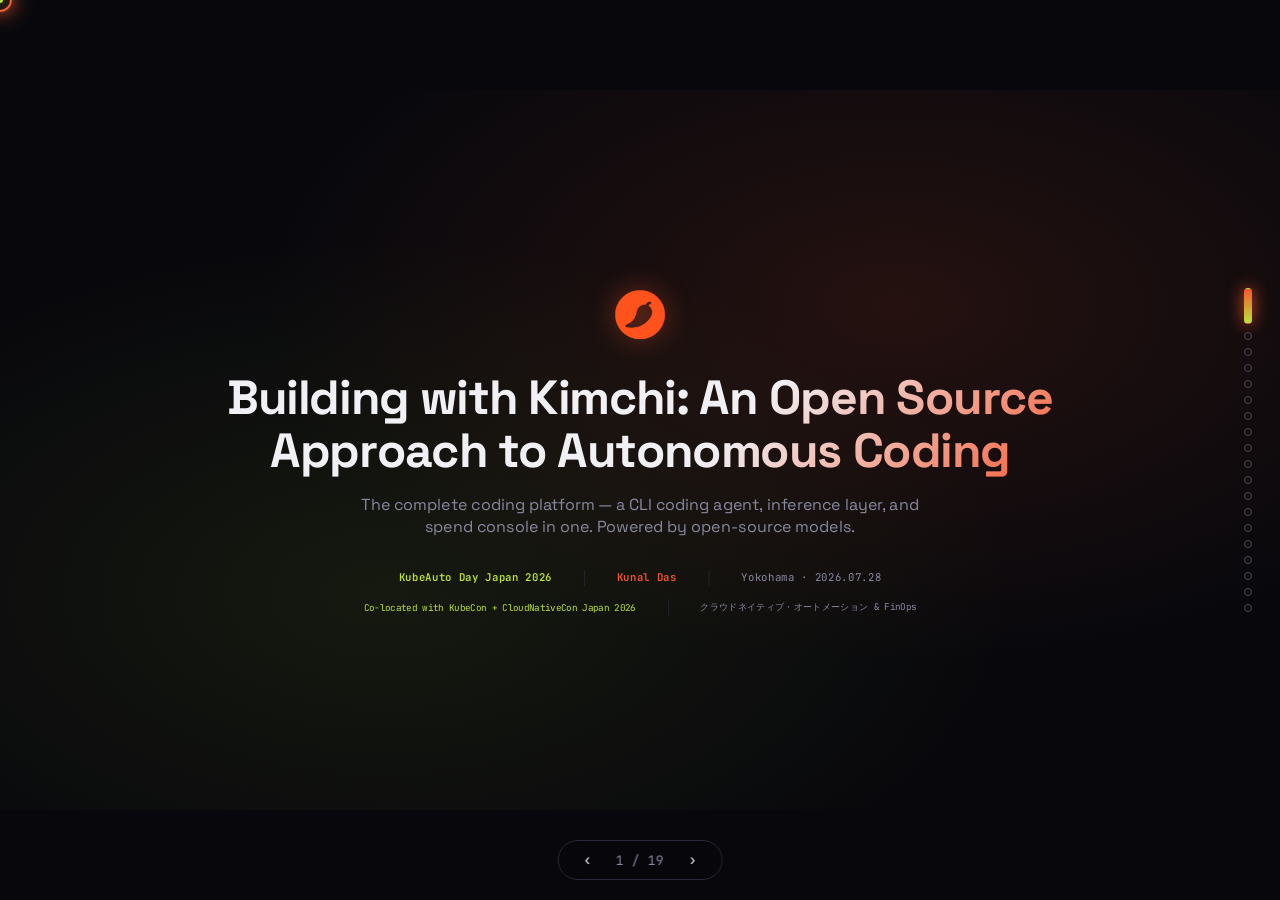
<file: 2026/kubeautojapan/index.html>
<!DOCTYPE html>
<html lang="en">
<head>
<meta charset="UTF-8">
<meta name="viewport" content="width=device-width, initial-scale=1.0">
<title>Building with Kimchi — KubeAuto Day Japan 2026 | Kunal Das</title>
<link rel="preconnect" href="https://fonts.googleapis.com">
<link rel="preconnect" href="https://fonts.gstatic.com" crossorigin>
<link href="https://fonts.googleapis.com/css2?family=Space+Grotesk:wght@400;500;600;700&family=JetBrains+Mono:wght@400;500;700&display=swap" rel="stylesheet">

<style>
/* === CSS PROPERTIES — KIMCHI BRAND === */
:root {
    --chili-red: #F4572E; --chili-red-dim: rgba(244,87,46,0.15);
    --kimchi-lime: #BBE33B; --kimchi-lime-dim: rgba(187,227,59,0.15);
    --terminal-black: #08080C; --panel-charcoal: #12121A;
    --panel-steel: #1E1E28; --hairline: #2A2A38;
    --off-white: #F0F0F5; --muted-gray: #8888A0; --dim-gray: #4A4A5C;
    --savings-green: #28C840; --alert-amber: #FEBC2E; --burn-red: #FF5F57;
    --font-display: 'Space Grotesk', system-ui, sans-serif;
    --font-body: 'Space Grotesk', system-ui, sans-serif;
    --font-mono: 'JetBrains Mono', monospace;
    --ease-expo: cubic-bezier(0.16,1,0.3,1);
    --ease-back: cubic-bezier(0.34,1.56,0.64,1);
}

/* === BASE + viewport-base.css === */
* { margin:0; padding:0; box-sizing:border-box; }
html,body { width:100%; height:100%; margin:0; overflow:hidden; background:var(--terminal-black); font-family:var(--font-body); color:var(--off-white); cursor:none; }
.deck-viewport { position:fixed; inset:0; overflow:hidden; background:var(--terminal-black); }
.deck-stage { position:absolute; left:0; top:0; width:1920px; height:1080px; overflow:hidden; transform-origin:0 0; background:var(--terminal-black); }
.slide { position:absolute; inset:0; width:1920px; height:1080px; overflow:hidden; display:block; visibility:hidden; opacity:0; pointer-events:none; background:var(--terminal-black); }
.slide.active,.slide.visible { visibility:visible; opacity:1; pointer-events:auto; z-index:1; }
img,video,canvas,svg { max-width:100%; max-height:100%; }

@media print {
    html,body { width:1920px; height:auto; overflow:visible; background:#fff; cursor:auto; }
    .deck-viewport { position:static; overflow:visible; background:#fff; }
    .deck-stage { position:static; width:auto; height:auto; transform:none !important; background:none; }
    .slide { position:relative; display:block !important; visibility:visible !important; opacity:1 !important; pointer-events:auto !important; width:1920px; height:1080px; break-after:page; page-break-after:always; }
    .slide:last-child { break-after:auto; page-break-after:auto; }
    .deck-controls,.custom-cursor,.cursor-dot,.page-indicator { display:none !important; }
}
@media (prefers-reduced-motion:reduce) { *,*::before,*::after { animation-duration:0.01ms !important; transition-duration:0.2s !important; } }

/* === CUSTOM CURSOR === */
.custom-cursor { position:fixed; width:24px; height:24px; border:2px solid var(--chili-red); border-radius:50%; pointer-events:none; z-index:10000; transform:translate(-50%,-50%); transition:width 0.2s var(--ease-expo),height 0.2s var(--ease-expo),border-color 0.2s,background 0.2s; box-shadow:0 0 20px var(--chili-red),inset 0 0 10px rgba(244,87,46,0.2); mix-blend-mode:screen; }
.cursor-dot { position:fixed; width:6px; height:6px; background:var(--kimchi-lime); border-radius:50%; pointer-events:none; z-index:10001; transform:translate(-50%,-50%); box-shadow:0 0 12px var(--kimchi-lime); }
.custom-cursor.hover { width:56px; height:56px; border-color:var(--kimchi-lime); background:rgba(187,227,59,0.1); box-shadow:0 0 40px var(--kimchi-lime); }

/* === PAGE INDICATOR (right side only) === */
.page-indicator { position:fixed; right:28px; top:50%; transform:translateY(-50%); z-index:1000; display:flex; flex-direction:column; gap:8px; align-items:center; }
.page-dot { width:8px; height:8px; border-radius:50%; border:1px solid var(--dim-gray); background:transparent; cursor:none; transition:all 0.4s var(--ease-back); }
.page-dot:hover { border-color:var(--chili-red); transform:scale(1.4); }
.page-dot.active { width:8px; height:36px; border-radius:4px; background:linear-gradient(180deg,var(--chili-red),var(--kimchi-lime)); border-color:transparent; box-shadow:0 0 16px var(--chili-red); animation:dotPulse 2s ease-in-out infinite; }
.page-dot.completed { background:var(--kimchi-lime); border-color:transparent; box-shadow:0 0 6px var(--kimchi-lime); }
@keyframes dotPulse { 0%,100%{box-shadow:0 0 16px var(--chili-red);} 50%{box-shadow:0 0 28px var(--chili-red),0 0 48px rgba(244,87,46,0.3);} }

/* === SLIDE CHROME === */
.slide-inner { position:relative; width:100%; height:100%; padding:80px; display:flex; flex-direction:column; }
.section-tag { position:absolute; top:48px; left:80px; font-family:var(--font-mono); font-size:13px; letter-spacing:0.2em; text-transform:uppercase; padding:8px 18px; border:1px solid var(--hairline); border-radius:4px; background:rgba(18,18,26,0.8); backdrop-filter:blur(10px); display:flex; align-items:center; gap:10px; }
.section-tag::before { content:""; width:8px; height:8px; border-radius:50%; display:inline-block; }
.section-tag.problem { color:var(--burn-red); border-color:rgba(255,95,87,0.4); } .section-tag.problem::before { background:var(--burn-red); box-shadow:0 0 10px var(--burn-red); }
.section-tag.product { color:var(--chili-red); border-color:rgba(244,87,46,0.4); } .section-tag.product::before { background:var(--chili-red); box-shadow:0 0 10px var(--chili-red); }
.section-tag.how { color:var(--kimchi-lime); border-color:rgba(187,227,59,0.4); } .section-tag.how::before { background:var(--kimchi-lime); box-shadow:0 0 10px var(--kimchi-lime); }
.section-tag.governance { color:var(--alert-amber); border-color:rgba(254,188,46,0.4); } .section-tag.governance::before { background:var(--alert-amber); box-shadow:0 0 10px var(--alert-amber); }
.section-tag.proof { color:var(--savings-green); border-color:rgba(40,200,64,0.4); } .section-tag.proof::before { background:var(--savings-green); box-shadow:0 0 10px var(--savings-green); }
.source-cite { position:absolute; bottom:40px; left:80px; font-family:var(--font-mono); font-size:14px; color:var(--muted-gray); }
.source-cite::before { content:"▸ "; color:var(--chili-red); }

/* === TYPOGRAPHY === */
.slide-title { font-family:var(--font-display); font-size:60px; line-height:1.15; letter-spacing:-0.02em; font-weight:700; color:var(--off-white); }
.slide-subtitle { font-size:24px; line-height:1.5; color:var(--muted-gray); font-weight:400; max-width:1100px; }
.h2 { font-family:var(--font-display); font-size:44px; line-height:1.15; font-weight:700; }
.h3 { font-size:26px; font-weight:600; line-height:1.25; }
.body-text { font-size:20px; line-height:1.6; color:var(--off-white); }
.body-lg { font-size:22px; line-height:1.5; color:var(--off-white); }
.caption { font-size:15px; color:var(--muted-gray); line-height:1.4; }
.mono { font-family:var(--font-mono); }
.accent-red { color:var(--chili-red); } .accent-lime { color:var(--kimchi-lime); } .accent-green { color:var(--savings-green); } .accent-amber { color:var(--alert-amber); } .accent-burn { color:var(--burn-red); }

/* === HERO NUMBERS === */
.hero-number { font-family:var(--font-display); font-size:100px; line-height:1.1; letter-spacing:-0.02em; font-weight:700; font-variant-numeric:tabular-nums; }
.big-stat { font-family:var(--font-display); font-size:64px; line-height:1.1; font-weight:700; font-variant-numeric:tabular-nums; }

/* === CARDS === */
.card { background:rgba(18,18,26,0.7); backdrop-filter:blur(12px); border:1px solid var(--hairline); border-radius:12px; padding:32px; }
.card-accent-red { border-left:3px solid var(--chili-red); } .card-accent-lime { border-left:3px solid var(--kimchi-lime); } .card-accent-burn { border-left:3px solid var(--burn-red); } .card-accent-amber { border-left:3px solid var(--alert-amber); } .card-accent-green { border-left:3px solid var(--savings-green); }

/* === TERMINAL === */
.terminal { background:var(--panel-charcoal); border:1px solid var(--hairline); border-radius:12px; overflow:hidden; box-shadow:0 20px 60px rgba(0,0,0,0.5); }
.terminal-titlebar { height:40px; background:var(--panel-steel); display:flex; align-items:center; padding:0 16px; gap:8px; border-bottom:1px solid var(--hairline); }
.terminal-dot { width:12px; height:12px; border-radius:50%; }
.terminal-dot.red { background:var(--burn-red); } .terminal-dot.yellow { background:var(--alert-amber); } .terminal-dot.green { background:var(--savings-green); }
.terminal-title { flex:1; text-align:center; font-family:var(--font-mono); font-size:14px; color:var(--muted-gray); }
.terminal-body { padding:24px; font-family:var(--font-mono); font-size:18px; line-height:1.7; color:var(--off-white); }
.terminal-body .prompt { color:var(--chili-red); } .terminal-body .cmd { color:var(--off-white); } .terminal-body .ok { color:var(--kimchi-lime); } .terminal-body .check { color:var(--savings-green); } .terminal-body .pending { color:var(--muted-gray); } .terminal-body .warn { color:var(--alert-amber); } .terminal-body .dim { color:var(--dim-gray); }
.cursor::after { content:"▋"; color:var(--chili-red); animation:blink 1s steps(1) infinite; }
@keyframes blink { 50%{opacity:0;} }

/* === BAR CHART === */
.bar-row { display:flex; align-items:center; gap:20px; margin-bottom:18px; }
.bar-label { width:300px; font-size:19px; color:var(--off-white); text-align:right; }
.bar-track { flex:1; height:40px; background:var(--panel-charcoal); border-radius:6px; position:relative; overflow:hidden; border:1px solid var(--hairline); }
.bar-fill { height:100%; border-radius:6px; display:flex; align-items:center; justify-content:flex-end; padding-right:16px; font-family:var(--font-mono); font-size:16px; font-weight:500; transition:width 1.2s var(--ease-expo); width:0; }
.bar-fill.steel { background:var(--panel-steel); color:var(--off-white); }
.bar-fill.red { background:var(--chili-red); color:var(--terminal-black); }
.bar-fill.burn { background:var(--burn-red); color:var(--terminal-black); }

/* === ANIMATIONS === */
.reveal { opacity:0; transform:translateY(30px); transition:opacity 0.6s var(--ease-expo),transform 0.6s var(--ease-expo); }
.slide.visible .reveal { opacity:1; transform:translateY(0); }
.reveal-scale { opacity:0; transform:scale(0.9); transition:opacity 0.7s var(--ease-back),transform 0.7s var(--ease-back); }
.slide.visible .reveal-scale { opacity:1; transform:scale(1); }
.reveal-left { opacity:0; transform:translateX(-60px); transition:opacity 0.7s var(--ease-expo),transform 0.7s var(--ease-expo); }
.slide.visible .reveal-left { opacity:1; transform:translateX(0); }
.reveal-right { opacity:0; transform:translateX(60px); transition:opacity 0.7s var(--ease-expo),transform 0.7s var(--ease-expo); }
.slide.visible .reveal-right { opacity:1; transform:translateX(0); }
.slide.visible .reveal:nth-child(1) { transition-delay:0.1s; } .slide.visible .reveal:nth-child(2) { transition-delay:0.2s; } .slide.visible .reveal:nth-child(3) { transition-delay:0.3s; } .slide.visible .reveal:nth-child(4) { transition-delay:0.4s; } .slide.visible .reveal:nth-child(5) { transition-delay:0.5s; } .slide.visible .reveal:nth-child(6) { transition-delay:0.6s; }
@keyframes float { 0%,100%{transform:translateY(0);} 50%{transform:translateY(-12px);} }
.floating { animation:float 4s ease-in-out infinite; }
@keyframes glowPulse { 0%,100%{box-shadow:0 0 20px var(--chili-red),0 0 40px rgba(244,87,46,0.2);} 50%{box-shadow:0 0 40px var(--chili-red),0 0 80px rgba(244,87,46,0.4);} }
.glow-pulse { animation:glowPulse 3s ease-in-out infinite; }

/* === DECK CONTROLS === */
.deck-controls { position:fixed; left:50%; bottom:20px; transform:translateX(-50%); z-index:1000; display:flex; align-items:center; gap:16px; background:rgba(8,8,12,0.85); backdrop-filter:blur(12px); border:1px solid var(--hairline); border-radius:100px; padding:6px 16px; font-family:var(--font-mono); font-size:13px; color:var(--muted-gray); }
.deck-controls button { background:none; border:none; color:var(--off-white); cursor:none; font-size:16px; padding:4px 10px; border-radius:4px; transition:all 0.2s; }
.deck-controls button:hover { background:var(--chili-red); color:var(--terminal-black); }

/* === SLIDE 1 — TITLE === */
.title-slide { background:var(--terminal-black); background-image:radial-gradient(ellipse at 70% 30%,rgba(244,87,46,0.12) 0%,transparent 50%),radial-gradient(ellipse at 30% 70%,rgba(187,227,59,0.08) 0%,transparent 50%); }
.title-slide .slide-inner { justify-content:center; align-items:center; text-align:center; }
.title-logo { width:90px; height:90px; margin-bottom:40px; filter:drop-shadow(0 0 20px rgba(244,87,46,0.4)); }
.title-headline { font-family:var(--font-display); font-size:72px; line-height:1.1; letter-spacing:-0.02em; margin-bottom:24px; font-weight:700; max-width:1300px; background:linear-gradient(135deg,var(--off-white) 0%,var(--off-white) 60%,var(--chili-red) 100%); -webkit-background-clip:text; background-clip:text; -webkit-text-fill-color:transparent; }
.title-subtitle { font-size:24px; color:var(--muted-gray); margin-bottom:48px; max-width:900px; line-height:1.4; }
.title-meta { display:flex; gap:48px; align-items:center; font-family:var(--font-mono); font-size:16px; color:var(--muted-gray); }
.title-meta .divider { width:1px; height:24px; background:var(--hairline); }
.title-event { color:var(--kimchi-lime); font-weight:600; }
.title-speaker { color:var(--chili-red); font-weight:600; }

/* === SLIDE 2 — ¥815億 === */
.slide-500m { background:var(--terminal-black); }
.slide-500m .fullbleed-bg { position:absolute; inset:0; z-index:0; }
.slide-500m .fullbleed-bg img { width:100%; height:100%; object-fit:cover; opacity:0.15; }
.slide-500m .fullbleed-bg::after { content:""; position:absolute; inset:0; background:radial-gradient(ellipse at center,rgba(8,8,12,0.5) 0%,rgba(8,8,12,0.92) 70%,var(--terminal-black) 100%); }
.slide-500m .slide-inner { justify-content:center; align-items:center; text-align:center; z-index:2; }
.inr-hero { font-family:var(--font-display); font-size:110px; line-height:1.1; font-weight:700; color:var(--burn-red); letter-spacing:-0.02em; text-shadow:0 0 30px rgba(255,95,87,0.3); }
.inr-label { font-family:var(--font-mono); font-size:20px; color:var(--muted-gray); margin-top:16px; margin-bottom:24px; letter-spacing:0.1em; text-transform:uppercase; }
.drama-strip { display:flex; gap:48px; margin-top:48px; justify-content:center; }
.drama-item { display:flex; flex-direction:column; align-items:center; gap:12px; }
.drama-item .drama-icon { width:100px; height:70px; border-radius:10px; overflow:hidden; border:1px solid var(--hairline); background-size:cover; background-position:center; opacity:0.8; transition:opacity 0.3s,transform 0.3s; }
.drama-item:hover .drama-icon { opacity:1; transform:scale(1.05); }
.drama-item .drama-label { font-family:var(--font-mono); font-size:14px; color:var(--muted-gray); text-transform:uppercase; letter-spacing:0.1em; }

/* === SLIDE 3 — PULLBACK (stacked with images) === */
.pullback-stack { display:flex; flex-direction:column; gap:32px; margin-top:48px; }
.pullback-row { display:grid; grid-template-columns:1fr 280px; gap:32px; align-items:center; background:rgba(18,18,26,0.7); backdrop-filter:blur(12px); border:1px solid var(--hairline); border-left:3px solid var(--burn-red); border-radius:12px; padding:32px 36px; }
.pullback-row .company { font-family:var(--font-display); font-size:36px; margin-bottom:16px; font-weight:700; }
.pullback-row .stat { font-family:var(--font-display); font-size:42px; color:var(--burn-red); line-height:1.1; margin-bottom:12px; font-variant-numeric:tabular-nums; font-weight:700; }
.pullback-row .desc { font-size:18px; color:var(--off-white); line-height:1.5; }
.pullback-row .pullback-img { width:280px; height:180px; object-fit:contain; border-radius:10px; border:1px solid var(--hairline); opacity:0.65; background:var(--terminal-black); }

/* === SLIDE 4 — SaaS vs Token + animated chart === */
.compare-grid { display:grid; grid-template-columns:1fr 1fr; gap:0; border:1px solid var(--hairline); border-radius:12px; overflow:hidden; background:rgba(18,18,26,0.5); }
.compare-cell { padding:28px; border-right:1px solid var(--hairline); border-bottom:1px solid var(--hairline); }
.compare-cell:nth-child(2n) { border-right:none; }
.compare-cell:nth-last-child(-n+2) { border-bottom:none; }
.compare-cell .label { font-family:var(--font-mono); font-size:13px; text-transform:uppercase; letter-spacing:0.1em; color:var(--muted-gray); margin-bottom:12px; }
.mini-chart { padding:28px; background:rgba(18,18,26,0.5); border-radius:12px; border:1px solid var(--hairline); }
.mini-chart-title { font-family:var(--font-mono); font-size:13px; color:var(--muted-gray); text-transform:uppercase; letter-spacing:0.1em; margin-bottom:16px; }
.chart-svg { width:100%; height:160px; }
.chart-line { fill:none; stroke-width:3; stroke-linecap:round; stroke-linejoin:round; }
.chart-line.flat { stroke:var(--muted-gray); stroke-dasharray:5,5; }
.chart-line.spike { stroke:var(--burn-red); }
.chart-area { opacity:0.1; }

/* === SLIDE 5 — Three mechanics (modals + arrow nav) === */
.mechanic-grid { display:grid; grid-template-columns:1fr 1fr 1fr; gap:32px; margin-top:48px; }
.mechanic-card { background:rgba(18,18,26,0.7); backdrop-filter:blur(12px); border:1px solid var(--hairline); border-radius:12px; padding:36px 28px; cursor:none; transition:all 0.3s var(--ease-back); position:relative; overflow:hidden; }
.mechanic-card.active-card { border-color:var(--chili-red); box-shadow:0 0 30px rgba(244,87,46,0.2); }
.mechanic-card .mech-num { font-family:var(--font-mono); font-size:14px; color:var(--chili-red); letter-spacing:0.1em; margin-bottom:12px; }
.mechanic-card .mech-title { font-family:var(--font-display); font-size:24px; font-weight:700; color:var(--off-white); margin-bottom:16px; }
.mechanic-card .mech-stat { font-family:var(--font-display); font-size:36px; font-weight:700; margin-bottom:12px; font-variant-numeric:tabular-nums; }
.mechanic-card .mech-desc { font-size:16px; color:var(--muted-gray); line-height:1.5; }
.mechanic-card .mech-hint { margin-top:16px; font-family:var(--font-mono); font-size:12px; color:var(--dim-gray); letter-spacing:0.1em; }
.mechanic-card .mech-icon { width:80px; height:80px; border-radius:12px; margin-bottom:16px; overflow:hidden; background-size:cover; background-position:center; opacity:0.7; }

.modal-overlay { position:absolute; inset:0; z-index:100; background:rgba(8,8,12,0.92); backdrop-filter:blur(8px); display:flex; align-items:center; justify-content:center; opacity:0; pointer-events:none; transition:opacity 0.4s var(--ease-expo); }
.modal-overlay.open { opacity:1; pointer-events:auto; }
.modal-content { background:var(--panel-charcoal); border:1px solid var(--hairline); border-radius:16px; padding:56px; max-width:950px; transform:scale(0.8) translateY(20px); transition:transform 0.4s var(--ease-back); }
.modal-overlay.open .modal-content { transform:scale(1) translateY(0); }
.modal-content .modal-title { font-family:var(--font-display); font-size:42px; font-weight:700; margin-bottom:24px; }
.modal-content .modal-body { font-size:22px; color:var(--off-white); line-height:1.6; }
.modal-content .modal-body img { width:100%; max-height:200px; object-fit:cover; border-radius:12px; margin:20px 0; border:1px solid var(--hairline); }
.modal-content .modal-close { position:absolute; top:24px; right:24px; width:40px; height:40px; border-radius:50%; border:1px solid var(--hairline); background:var(--panel-steel); color:var(--off-white); cursor:none; font-size:20px; display:flex; align-items:center; justify-content:center; }
.mech-progress { position:absolute; bottom:40px; left:80px; display:flex; gap:8px; }
.mech-progress-dot { width:10px; height:10px; border-radius:50%; border:1px solid var(--dim-gray); }
.mech-progress-dot.active { background:var(--chili-red); border-color:var(--chili-red); }

/* === SLIDE 6 — Enter Kimchi === */
.split-layout { display:grid; grid-template-columns:1fr 1fr; gap:48px; align-items:center; height:calc(100% - 160px); }
.split-layout > div { min-width:0; display:flex; flex-direction:column; justify-content:center; }
.blended-img { border-radius:16px; overflow:hidden; display:flex; align-items:center; justify-content:center; max-height:680px; }
.blended-img img { max-width:100%; max-height:680px; width:auto; height:auto; object-fit:contain; border-radius:12px; }
.asset-img { border-radius:12px; object-fit:contain; max-width:100%; max-height:780px; width:100%; height:auto; }

/* === SLIDE 7 — Harness with real screenshot === */
.screenshot-frame { border:1px solid var(--hairline); border-radius:12px; overflow:hidden; box-shadow:0 20px 60px rgba(0,0,0,0.5); }
.screenshot-frame img { width:100%; height:auto; display:block; }

/* === SLIDE 8 — Routing hub (FIXED alignment) === */
.hub-diagram { position:relative; width:100%; height:560px; margin-top:32px; }
.hub-center { position:absolute; left:50%; top:50%; transform:translate(-50%,-50%); width:180px; height:180px; border-radius:50%; background:var(--panel-steel); border:2px solid var(--chili-red); display:flex; align-items:center; justify-content:center; flex-direction:column; text-align:center; box-shadow:0 0 60px rgba(244,87,46,0.3); z-index:2; animation:glowPulse 3s ease-in-out infinite; }
.hub-center .label { font-family:var(--font-display); font-size:20px; font-weight:700; }
.hub-center .sub { font-family:var(--font-mono); font-size:12px; color:var(--chili-red); margin-top:6px; }
.hub-node { position:absolute; background:rgba(18,18,26,0.8); backdrop-filter:blur(8px); border:1px solid var(--hairline); border-radius:10px; padding:14px 18px; min-width:150px; text-align:center; z-index:2; transition:transform 0.3s,border-color 0.3s,box-shadow 0.3s; }
.hub-node:hover { transform:scale(1.1); border-color:var(--chili-red); box-shadow:0 0 20px rgba(244,87,46,0.3); }
.hub-node .role { font-size:17px; font-weight:600; }
.hub-node .model { font-family:var(--font-mono); font-size:12px; color:var(--kimchi-lime); margin-top:4px; }
.hub-svg { position:absolute; inset:0; z-index:1; pointer-events:none; width:100%; height:100%; }
.routing-line { stroke:var(--chili-red); stroke-width:1.5; fill:none; opacity:0.3; }
.routing-pulse { stroke:var(--kimchi-lime); stroke-width:2.5; fill:none; stroke-dasharray:4 8; opacity:0.8; animation:dashFlow 1.5s linear infinite; }
@keyframes dashFlow { to { stroke-dashoffset:-12; } }

/* === SLIDE 10 — Ferment + animated state machine === */
.ferment-layout { display:grid; grid-template-columns:1fr 1fr; gap:48px; margin-top:24px; align-items:start; }
.state-flow { display:flex; align-items:center; justify-content:center; gap:12px; margin-top:32px; flex-wrap:wrap; }
.state-pill { padding:12px 24px; border-radius:100px; background:rgba(18,18,26,0.7); backdrop-filter:blur(8px); border:1px solid var(--hairline); font-family:var(--font-mono); font-size:18px; color:var(--off-white); transition:all 0.5s var(--ease-back); }
.state-pill.active-state { background:var(--chili-red); border-color:var(--chili-red); color:var(--terminal-black); font-weight:700; box-shadow:0 0 20px rgba(244,87,46,0.4); }
.state-pill.complete-state { background:var(--kimchi-lime); border-color:var(--kimchi-lime); color:var(--terminal-black); font-weight:700; box-shadow:0 0 20px rgba(187,227,59,0.4); }
.state-arrow { color:var(--dim-gray); font-size:22px; }

/* === SLIDE 14 — Dashboard === */
.dashboard-img { width:100%; max-height:500px; object-fit:contain; border-radius:12px; border:1px solid var(--hairline); box-shadow:0 20px 60px rgba(0,0,0,0.3); }

/* === SLIDE 16 — Speech bubbles === */
.bubble-grid { display:grid; grid-template-columns:1fr 1fr; gap:40px; margin-top:40px; }
.speech-bubble { background:rgba(18,18,26,0.7); backdrop-filter:blur(12px); border:1px solid var(--hairline); border-radius:20px; padding:36px; position:relative; }
.speech-bubble::after { content:""; position:absolute; bottom:-16px; left:60px; width:0; height:0; border-left:16px solid transparent; border-right:16px solid transparent; border-top:16px solid var(--hairline); }
.speech-bubble .quote { font-size:21px; line-height:1.5; color:var(--off-white); margin-bottom:20px; }
.speech-bubble .quote .highlight { color:var(--kimchi-lime); font-weight:700; }
.speech-bubble .quote .highlight-red { color:var(--chili-red); font-weight:700; }
.speech-bubble .attribution { font-family:var(--font-mono); font-size:15px; color:var(--muted-gray); }
.speech-bubble .stat-bubble { font-family:var(--font-display); font-size:60px; font-weight:700; line-height:1; margin-bottom:12px; }

/* === SLIDE 17 — Pricing === */
.pricing-grid { display:grid; grid-template-columns:repeat(4,1fr); gap:24px; margin-top:48px; }
.pricing-card { background:rgba(18,18,26,0.7); backdrop-filter:blur(12px); border:1px solid var(--hairline); border-radius:12px; padding:40px 28px; display:flex; flex-direction:column; gap:20px; position:relative; transition:transform 0.3s var(--ease-back),border-color 0.3s; }
.pricing-card:hover { transform:translateY(-8px); }
.pricing-card.popular { border-color:var(--kimchi-lime); box-shadow:0 0 30px rgba(187,227,59,0.12); }
.popular-tag { position:absolute; top:-12px; left:50%; transform:translateX(-50%); background:var(--kimchi-lime); color:var(--terminal-black); font-family:var(--font-mono); font-size:11px; font-weight:700; padding:4px 14px; border-radius:100px; text-transform:uppercase; letter-spacing:0.1em; }
.pricing-card .tier-name { font-family:var(--font-mono); font-size:14px; text-transform:uppercase; letter-spacing:0.1em; color:var(--muted-gray); }
.pricing-card .price { font-family:var(--font-display); font-size:52px; line-height:1; font-weight:700; }
.pricing-card .price .per { font-size:18px; color:var(--muted-gray); font-weight:400; }
.pricing-card .features { list-style:none; font-size:16px; color:var(--off-white); line-height:2; }
.pricing-card .features li::before { content:"▸ "; color:var(--chili-red); }

/* === SLIDE 18 — Differentiators === */
.diff-grid { display:grid; grid-template-columns:repeat(4,1fr); gap:20px; margin-top:40px; }
.diff-card { background:rgba(18,18,26,0.7); backdrop-filter:blur(12px); border:1px solid var(--hairline); border-radius:12px; padding:32px 24px; display:flex; flex-direction:column; gap:14px; transition:all 0.3s var(--ease-back); position:relative; overflow:hidden; }
.diff-card:hover { border-color:var(--chili-red); transform:translateY(-6px); box-shadow:0 10px 40px rgba(244,87,46,0.15); }
.diff-card .diff-icon { font-size:36px; line-height:1; margin-bottom:4px; }
.diff-card .diff-num { font-family:var(--font-mono); font-size:12px; color:var(--chili-red); letter-spacing:0.1em; }
.diff-card .diff-title { font-size:19px; font-weight:700; color:var(--off-white); line-height:1.2; }
.diff-card .diff-desc { font-size:14px; color:var(--muted-gray); line-height:1.5; }

/* === SLIDE 19 — Thank You === */
.thanks-slide { background:var(--terminal-black); background-image:radial-gradient(ellipse at 50% 50%,rgba(244,87,46,0.1) 0%,transparent 60%); }
.thanks-slide .slide-inner { justify-content:center; align-items:center; text-align:center; }
.thanks-logo { width:80px; height:80px; margin-bottom:32px; filter:drop-shadow(0 0 16px rgba(244,87,46,0.4)); }
.thanks-headline { font-family:var(--font-display); font-size:76px; letter-spacing:-0.02em; margin-bottom:20px; font-weight:700; background:linear-gradient(135deg,var(--off-white),var(--kimchi-lime)); -webkit-background-clip:text; background-clip:text; -webkit-text-fill-color:transparent; }
.thanks-quote { font-size:24px; color:var(--off-white); font-style:italic; max-width:700px; margin-bottom:12px; line-height:1.4; }
.thanks-attribution { font-family:var(--font-mono); font-size:15px; color:var(--chili-red); margin-bottom:48px; }
.thanks-actions { display:flex; gap:56px; align-items:center; margin-top:20px; }
.qr-container { display:flex; flex-direction:column; align-items:center; gap:12px; }
.qr-container img { width:400px; height:400px; border-radius:20px; border:2px solid var(--hairline); background:white; padding:20px; }
.qr-container .qr-label { font-family:var(--font-mono); font-size:18px; color:var(--muted-gray); }
.qr-container .connect-text { font-family:var(--font-display); font-size:24px; color:var(--kimchi-lime); font-weight:600; }
.star-cta { display:flex; flex-direction:column; align-items:center; gap:12px; }
.star-cta .star-btn { display:flex; align-items:center; gap:10px; padding:16px 32px; background:rgba(18,18,26,0.7); border:1px solid var(--hairline); border-radius:100px; font-family:var(--font-mono); font-size:18px; color:var(--off-white); text-decoration:none; transition:all 0.3s; }
.star-cta .star-btn:hover { border-color:var(--kimchi-lime); color:var(--kimchi-lime); box-shadow:0 0 30px rgba(187,227,59,0.2); }
.star-cta .star-icon { font-size:22px; }
.star-cta .star-label { font-family:var(--font-mono); font-size:14px; color:var(--muted-gray); }
</style>
</head>
<body>
<div class="deck-viewport">
<main class="deck-stage" id="deckStage">

<!-- SLIDE 1 — TITLE -->
<section class="slide title-slide" data-slide="0">
    <div class="slide-inner">
        <img src="assets/logo200x200-trasnparent.png" alt="Kimchi" class="title-logo reveal-scale floating">
        <h1 class="title-headline reveal">Building with Kimchi: An Open Source Approach to Autonomous Coding</h1>
        <p class="title-subtitle reveal">The complete coding platform — a CLI coding agent, inference layer, and spend console in one. Powered by open-source models.</p>
        <div class="title-meta reveal">
            <span class="title-event">KubeAuto Day Japan 2026</span>
            <span class="divider"></span>
            <span class="title-speaker">Kunal Das</span>
            <span class="divider"></span>
            <span class="mono">Yokohama · 2026.07.28</span>
        </div>
        <div class="title-meta reveal" style="margin-top:20px;font-size:14px;">
            <span class="mono" style="color:var(--kimchi-lime);">Co-located with KubeCon + CloudNativeCon Japan 2026</span>
            <span class="divider"></span>
            <span class="mono">クラウドネイティブ・オートメーション &amp; FinOps</span>
        </div>
    </div>
</section>

<!-- SLIDE 2 — ¥815億 (JPY) -->
<section class="slide slide-500m" data-slide="1">
    <div class="fullbleed-bg"><img src="assets/02b-jets-vaporizing.png" alt=""></div>
    <div class="section-tag problem">The Problem</div>
    <div class="slide-inner">
        <p class="inr-label reveal">一つの企業。一ヶ月。一つの AI プラットフォーム。<br>One enterprise. One month. One AI platform.</p>
        <div class="inr-hero reveal-scale">
            <span>¥</span><span class="countup" data-target="815" data-suffix="億">¥0億</span>
        </div>
        <p class="body-lg reveal" style="max-width: 820px; margin-top: 24px;">≈ $500,000,000 (約815億円) — 30日間でトークンに溶けて消えた。 Vaporized into tokens in 30 days.</p>
        <div class="drama-strip reveal">
            <div class="drama-item">
                <div class="drama-icon" style="background-image:url('assets/02b-jets-vaporizing.png');"></div>
                <div class="drama-label">プライベートジェット 5機</div>
            </div>
            <div class="drama-item">
                <div class="drama-icon" style="background-image:url('assets/02c-superyacht-vaporizing.png');"></div>
                <div class="drama-label">スーパーヨット 2隻</div>
            </div>
            <div class="drama-item">
                <div class="drama-icon" style="background-image:url('assets/02d-island-vaporizing.png');"></div>
                <div class="drama-label">島 1つ</div>
            </div>
        </div>
    </div>
    <div class="source-cite">kimchi.dev/blog/the-500-million-ai-bill</div>
</section>

<!-- SLIDE 3 — PULLBACK (stacked with images) -->
<section class="slide" data-slide="2">
    <div class="section-tag problem">The Problem</div>
    <div class="slide-inner">
        <h2 class="slide-title reveal">The pullback is already happening.</h2>
        <div class="pullback-stack">
            <div class="pullback-row reveal-left">
                <div>
                    <div class="company">Microsoft</div>
                    <div class="stat">$500–$2,000<span style="font-size:18px;color:var(--muted-gray);"> / engineer / month</span></div>
                    <p class="desc">Revoked the majority of internal Claude Code licenses in its Experiences &amp; Devices division after per-engineer costs escalated.</p>
                </div>
                <img src="assets/03-budget-gauge.png" alt="" class="pullback-img">
            </div>
            <div class="pullback-row reveal-right">
                <div>
                    <div class="company">Uber</div>
                    <div class="stat">5,000<span style="font-size:18px;color:var(--muted-gray);"> engineers</span></div>
                    <p class="desc">Deployed coding tools to 5,000 engineers. Teams ranked on raw AI usage volume. Exhausted entire 2026 AI budget by April.</p>
                </div>
                <img src="assets/05-agentic-loop.png" alt="" class="pullback-img">
            </div>
        </div>
    </div>
    <div class="source-cite">kimchi.dev/blog/the-500-million-ai-bill</div>
</section>

<!-- SLIDE 4 — SaaS vs Token + animated chart (spread properly) -->
<section class="slide" data-slide="3">
    <div class="section-tag problem">The Problem</div>
    <div class="slide-inner">
        <h2 class="slide-title reveal">Why AI is not SaaS — the tokenomics shift.</h2>
        <p class="slide-subtitle reveal" style="margin-top:16px;">For 20 years, procurement bought flat per-seat licenses. Frontier LLMs run on utility-based token pricing — the same "traditional FinOps is dead" shift practitioners are naming at KubeCon Japan.</p>
        <div style="display:grid;grid-template-columns:1fr 1fr;gap:40px;margin-top:32px;">
            <div class="compare-grid reveal">
                <div class="compare-cell">
                    <div class="label">Traditional SaaS</div>
                    <div class="h3 accent-lime">Flat per-seat</div>
                    <p class="caption" style="margin-top:8px;">$20/mo/user. Same bill whether used or not.</p>
                </div>
                <div class="compare-cell">
                    <div class="label">Generative AI</div>
                    <div class="h3 accent-burn">Per-token utility</div>
                    <p class="caption" style="margin-top:8px;">Every word in/out costs money. No natural cap.</p>
                </div>
            </div>
            <div class="mini-chart reveal">
                <div class="mini-chart-title">Cost over time — SaaS vs Token pricing</div>
                <svg class="chart-svg" viewBox="0 0 400 180" preserveAspectRatio="xMidYMid meet">
                    <line x1="0" y1="50" x2="400" y2="50" stroke="#2A2A38" stroke-width="1"/>
                    <line x1="0" y1="100" x2="400" y2="100" stroke="#2A2A38" stroke-width="1"/>
                    <line x1="0" y1="150" x2="400" y2="150" stroke="#2A2A38" stroke-width="1"/>
                    <path class="chart-line flat" d="M 10 130 L 390 130"/>
                    <text x="290" y="125" fill="#8888A0" font-size="11" font-family="JetBrains Mono">SaaS: flat</text>
                    <path class="chart-line spike" d="M 10 135 Q 80 132 140 120 T 250 70 T 390 15"/>
                    <path class="chart-area" fill="#FF5F57" d="M 10 135 Q 80 132 140 120 T 250 70 T 390 15 L 390 180 L 10 180 Z"/>
                    <text x="250" y="12" fill="#FF5F57" font-size="11" font-family="JetBrains Mono">Token: ↗ exponential</text>
                </svg>
            </div>
        </div>
        <div class="card reveal" style="margin-top:24px;border-left:3px solid var(--burn-red);">
            <p class="body-text">An agentic loop running 24/7 can consume <span class="accent-burn" style="font-weight:700;">1,000× more tokens</span> than a human-driven chat. At Claude Opus's $75/1M output tokens, hitting $500M/month requires <span class="accent-burn" style="font-weight:700;">6.67 trillion tokens</span> — impossible through human chat alone.</p>
        </div>
    </div>
    <div class="source-cite">kimchi.dev/blog/the-500-million-ai-bill</div>
</section>

<!-- SLIDE 5 — Three mechanics (arrow-key modal cycling) -->
<section class="slide" data-slide="4" id="slide5">
    <div class="section-tag problem">The Problem</div>
    <div class="slide-inner">
        <h2 class="slide-title reveal">Three mechanics of runaway spend.</h2>
        <p class="slide-subtitle reveal" style="margin-top:16px;">Click a card or press → to explore each mechanic.</p>
        <div class="mechanic-grid">
            <div class="mechanic-card reveal-scale" id="mech-0" onclick="openMechanic(0)">
                <div class="mech-icon" style="background-image:url('assets/05-agentic-loop.png');"></div>
                <div class="mech-num">01</div>
                <div class="mech-title">Agentic Loops</div>
                <div class="mech-stat accent-burn">1,000×</div>
                <div class="mech-desc">Autonomous AI pipelines that self-correct, call APIs, and loop 24/7.</div>
                <div class="mech-hint">▸ CLICK OR PRESS →</div>
            </div>
            <div class="mechanic-card reveal-scale" id="mech-1" onclick="openMechanic(1)">
                <div class="mech-icon" style="background-image:url('assets/05b-tokenmaxxing.png');"></div>
                <div class="mech-num">02</div>
                <div class="mech-title">Tokenmaxxing</div>
                <div class="mech-stat accent-amber">∞</div>
                <div class="mech-desc">Employees inflate token usage to look productive on dashboards.</div>
                <div class="mech-hint">▸ CLICK OR PRESS →</div>
            </div>
            <div class="mechanic-card reveal-scale" id="mech-2" onclick="openMechanic(2)">
                <div class="mech-icon" style="background-image:url('assets/05c-context-abuse.png');"></div>
                <div class="mech-num">03</div>
                <div class="mech-title">Context Abuse</div>
                <div class="mech-stat accent-burn">$75/1M</div>
                <div class="mech-desc">Entire codebases fed repeatedly to premium models for minor edits.</div>
                <div class="mech-hint">▸ CLICK OR PRESS →</div>
            </div>
        </div>
    </div>
    <div class="mech-progress" id="mechProgress">
        <div class="mech-progress-dot" id="mpd-0"></div>
        <div class="mech-progress-dot" id="mpd-1"></div>
        <div class="mech-progress-dot" id="mpd-2"></div>
    </div>
    <div class="modal-overlay" id="mechanicModal" onclick="closeMechanic(event)">
        <div class="modal-content" onclick="event.stopPropagation()">
            <button class="modal-close" onclick="closeMechanic()">✕</button>
            <div id="modalContent"></div>
        </div>
    </div>
    <div class="source-cite">kimchi.dev/blog/the-500-million-ai-bill</div>
</section>

<!-- SLIDE 6 — Enter Kimchi (fixed image) -->
<section class="slide" data-slide="5">
    <div class="section-tag product">The Product</div>
    <div class="slide-inner">
        <div class="split-layout">
            <div>
                <h2 class="slide-title reveal">Enter Kimchi.</h2>
                <p class="body-lg reveal" style="margin-top:24px;max-width:600px;">An autonomous multi-model AI coding agent + inference cloud + spend governance console. All in one.</p>
                <div class="reveal" style="margin-top:40px;">
                    <div class="mono accent-red" style="font-size:14px;text-transform:uppercase;letter-spacing:0.1em;margin-bottom:8px;">Built by Cast AI</div>
                    <p class="body-text">Trusted by <span class="accent-lime" style="font-weight:600;">2,100+ enterprises</span>. Tech unicorn, valued <span class="accent-lime" style="font-weight:600;">$1B+</span> in Jan 2026.</p>
                </div>
                <div class="reveal" style="margin-top:24px;">
                    <div class="mono accent-red" style="font-size:14px;text-transform:uppercase;letter-spacing:0.1em;margin-bottom:8px;">GA — July 15, 2026</div>
                    <p class="body-text">Graduated from Early Access to full production support.</p>
                </div>
                <div class="reveal" style="margin-top:24px;">
                    <span class="mono caption">github.com/getkimchi/kimchi · v0.0.26 · open source</span>
                </div>
            </div>
            <div class="reveal-right" style="display:flex;align-items:center;justify-content:center;height:100%;">
                <div class="native-hero" style="width:100%;max-width:760px;height:680px;position:relative;">
                    <!-- Terminal window -->
                    <div class="terminal" style="position:absolute;top:50%;left:50%;transform:translate(-50%,-50%);width:100%;height:100%;box-shadow:0 30px 80px rgba(0,0,0,0.6),0 0 60px rgba(244,87,46,0.15);">
                        <div class="terminal-titlebar">
                            <div class="terminal-dot red"></div>
                            <div class="terminal-dot yellow"></div>
                            <div class="terminal-dot green"></div>
                            <div class="terminal-title">kimchi — terminal</div>
                        </div>
                        <div class="terminal-body" style="padding:32px;font-size:20px;line-height:1.8;">
                            <div><span class="prompt">$</span> <span class="cmd">kimchi</span></div>
                            <div style="margin-top:12px;" class="dim">› Try a /ferment workflow</div>
                            <div class="dim">  Just chat and code</div>
                            <div style="margin-top:16px;"><span class="ok">✓</span> Ready to build.</div>
                            <div style="margin-top:24px;"><span class="prompt">›</span> <span class="cmd">/ferment build a REST API</span></div>
                            <div style="margin-top:8px;" class="pending">  <span class="cursor"></span></div>
                        </div>
                        <!-- Floating chili pepper badge -->
                        <div style="position:absolute;top:-25px;right:-25px;width:90px;height:90px;border-radius:50%;background:var(--terminal-black);border:2px solid var(--chili-red);display:flex;align-items:center;justify-content:center;box-shadow:0 0 40px rgba(244,87,46,0.4);animation:glowPulse 3s ease-in-out infinite;z-index:10;">
                            <img src="assets/logo200x200-trasnparent.png" alt="Kimchi" style="width:54px;height:54px;">
                        </div>
                        <!-- Floating stat badges -->
                        <div style="position:absolute;bottom:30px;right:20px;background:rgba(18,18,26,0.9);backdrop-filter:blur(12px);border:1px solid var(--hairline);border-radius:100px;padding:12px 20px;font-family:var(--font-mono);font-size:14px;color:var(--kimchi-lime);box-shadow:0 8px 30px rgba(0,0,0,0.4);z-index:10;">3 models · auto-routed</div>
                        <div style="position:absolute;top:60px;left:20px;background:rgba(18,18,26,0.9);backdrop-filter:blur(12px);border:1px solid var(--hairline);border-radius:100px;padding:12px 20px;font-family:var(--font-mono);font-size:14px;color:var(--chili-red);box-shadow:0 8px 30px rgba(0,0,0,0.4);z-index:10;">$0.75/1M tokens</div>
                    </div>
                    <!-- Background glow -->
                    <div style="position:absolute;top:50%;left:50%;transform:translate(-50%,-50%);width:120%;height:120%;background:radial-gradient(ellipse,rgba(244,87,46,0.08) 0%,transparent 70%);pointer-events:none;"></div>
                </div>
            </div>
        </div>
    </div>
    <div class="source-cite">kimchi.dev/blog/kimchi-coding-is-ga</div>
</section>

<!-- SLIDE 7 — Harness with real screenshot -->
<section class="slide" data-slide="6">
    <div class="section-tag product">The Product</div>
    <div class="slide-inner">
        <div class="split-layout">
            <div>
                <h2 class="slide-title reveal">How it works: the coding harness.</h2>
                <p class="body-lg reveal" style="margin-top:24px;">A runtime that turns an LLM into an autonomous agent. It reads your codebase, plans the work, writes code, runs commands, and verifies results — all in a terminal session.</p>
                <div class="card card-accent-red reveal" style="margin-top:32px;">
                    <div class="mono accent-red" style="font-size:14px;">KEY INSIGHT</div>
                    <p class="body-text" style="margin-top:8px;">"The difference between autocomplete tools and a coding harness is not the model. It's the architecture."</p>
                </div>
            </div>
            <div class="reveal-right">
                <div class="screenshot-frame">
                    <img src="assets/kimchi_ui_screenshot.png" alt="Kimchi UI screenshot">
                </div>
            </div>
        </div>
    </div>
    <div class="source-cite">docs.kimchi.dev/docs/coding-overview</div>
</section>

<!-- SLIDE 8 — Multi-model orchestration (fixed alignment) -->
<section class="slide" data-slide="7">
    <div class="section-tag product">The Product</div>
    <div class="slide-inner">
        <h2 class="slide-title reveal">Multi-model orchestration.</h2>
        <p class="slide-subtitle reveal" style="margin-top:16px;">Seven specialized roles. The orchestrator routes tasks back and forth to the best-fit model — automatically.</p>
        <div class="hub-diagram reveal" id="hubDiagram">
            <!-- SVG with exact pixel coordinates matching node positions -->
            <svg class="hub-svg" viewBox="0 0 1920 560" preserveAspectRatio="xMidYMid meet">
                <!-- Lines from center (960,280) to each node -->
                <!-- Top-left node at ~284,50 -->
                <line class="routing-line" x1="960" y1="280" x2="384" y2="80"/>
                <line class="routing-line" x1="960" y1="280" x2="960" y2="80"/>
                <line class="routing-line" x1="960" y1="280" x2="1536" y2="80"/>
                <line class="routing-line" x1="960" y1="280" x2="384" y2="480"/>
                <line class="routing-line" x1="960" y1="280" x2="960" y2="480"/>
                <line class="routing-line" x1="960" y1="280" x2="1536" y2="480"/>
                <!-- Animated pulses -->
                <line class="routing-pulse" x1="960" y1="280" x2="384" y2="80"/>
                <line class="routing-pulse" x1="960" y1="280" x2="960" y2="80" style="animation-delay:0.2s;"/>
                <line class="routing-pulse" x1="960" y1="280" x2="1536" y2="80" style="animation-delay:0.4s;"/>
                <line class="routing-pulse" x1="960" y1="280" x2="384" y2="480" style="animation-delay:0.6s;"/>
                <line class="routing-pulse" x1="960" y1="280" x2="960" y2="480" style="animation-delay:0.8s;"/>
                <line class="routing-pulse" x1="960" y1="280" x2="1536" y2="480" style="animation-delay:1s;"/>
            </svg>
            <!-- Center hub -->
            <div class="hub-center">
                <div class="label">Orchestrator</div>
                <div class="sub">classifies &amp; routes</div>
            </div>
            <!-- Nodes positioned with left/top in px relative to diagram -->
            <div class="hub-node" style="top:30px;left:280px;"><div class="role">Planner</div><div class="model">kimi-k2.7</div></div>
            <div class="hub-node" style="top:30px;left:50%;transform:translateX(-50%);"><div class="role">Builder</div><div class="model">minimax-m3</div></div>
            <div class="hub-node" style="top:30px;right:280px;"><div class="role">Reviewer</div><div class="model">kimi-k2.7</div></div>
            <div class="hub-node" style="bottom:30px;left:280px;"><div class="role">Explorer</div><div class="model">nemotron-3</div></div>
            <div class="hub-node" style="bottom:30px;left:50%;transform:translateX(-50%);"><div class="role">Researcher</div><div class="model">minimax-m3</div></div>
            <div class="hub-node" style="bottom:30px;right:280px;"><div class="role">Judge</div><div class="model">kimi-k2.7</div></div>
        </div>
        <p class="caption reveal" style="text-align:center;margin-top:20px;">"That's like assigning your best systems designer to write boilerplate all day."</p>
    </div>
    <div class="source-cite">docs.kimchi.dev · kimchi.dev/blog/why-we-use-3-models-instead-of-1</div>
</section>

<!-- SLIDE 9 — Routing economics (animated bars) -->
<section class="slide" data-slide="8">
    <div class="section-tag product">The Product</div>
    <div class="slide-inner">
        <h2 class="slide-title reveal">Routing economics — real prices.</h2>
        <div style="display:grid;grid-template-columns:1.2fr 1fr;gap:48px;margin-top:48px;align-items:start;">
            <div id="barChart">
                <div class="bar-row reveal-left">
                    <div class="bar-label">Nemotron-3-Ultra<br><span class="caption">Explorer</span></div>
                    <div class="bar-track"><div class="bar-fill steel" data-width="6%">$0.75</div></div>
                </div>
                <div class="bar-row reveal-left">
                    <div class="bar-label">MiniMax M3<br><span class="caption">Builder · Researcher</span></div>
                    <div class="bar-track"><div class="bar-fill steel" data-width="10%">$1.20</div></div>
                </div>
                <div class="bar-row reveal-left">
                    <div class="bar-label">Kimi K2.7<br><span class="caption">Planner · Reviewer · Judge</span></div>
                    <div class="bar-track"><div class="bar-fill red" data-width="37%">$4.50</div></div>
                </div>
                <div class="bar-row reveal-left">
                    <div class="bar-label">Avg. proprietary<br><span class="caption" style="color:var(--burn-red);">the competition</span></div>
                    <div class="bar-track"><div class="bar-fill burn" data-width="100%">$12.10</div></div>
                </div>
            </div>
            <div style="display:flex;flex-direction:column;gap:24px;">
                <div class="card card-accent-lime reveal-scale">
                    <div class="mono accent-lime" style="font-size:13px;">CHEAPEST IN STACK</div>
                    <div class="big-stat" style="margin-top:8px;">$0.75</div>
                    <p class="caption" style="margin-top:4px;">per 1M output tokens — 16× cheaper than avg proprietary</p>
                </div>
                <div class="card card-accent-lime reveal-scale">
                    <div class="mono accent-lime" style="font-size:13px;">SWE-BENCH PRO</div>
                    <div class="big-stat accent-lime" style="margin-top:8px;">59.0%</div>
                    <p class="caption" style="margin-top:4px;">MiniMax M3 — ahead of GPT-5.5 &amp; Gemini 3.1 Pro</p>
                </div>
                <div class="card card-accent-green reveal-scale">
                    <div class="mono accent-green" style="font-size:13px;">COST REDUCTION</div>
                    <div class="big-stat accent-green" style="margin-top:8px;">40–60%</div>
                    <p class="caption" style="margin-top:4px;">vs single proprietary endpoint</p>
                </div>
            </div>
        </div>
    </div>
    <div class="source-cite">kimchi.dev/blog/why-we-use-3-models-instead-of-1</div>
</section>

<!-- SLIDE 10 — Ferment (typing + animated state machine) -->
<section class="slide" data-slide="9">
    <div class="section-tag how">How It Works</div>
    <div class="slide-inner">
        <h2 class="slide-title reveal">Ferment — give it a project, not a task.</h2>
        <div class="ferment-layout">
            <div>
                <p class="body-lg reveal" style="margin-top:16px;">The harness breaks it into phases, executes each using specialized subagent workers, grades the results, and picks up exactly where it left off if a session ends.</p>
                <div class="card card-accent-lime reveal" style="margin-top:24px;">
                    <div class="mono accent-lime" style="font-size:13px;">NAMED AFTER</div>
                    <p class="body-text" style="margin-top:8px;">"What happens to good kimchi when you give it time and the right conditions."</p>
                </div>
                <!-- Animated state machine -->
                <div class="state-flow reveal" id="stateMachine">
                    <div class="state-pill" id="state-draft">draft</div>
                    <span class="state-arrow">→</span>
                    <div class="state-pill" id="state-planned">planned</div>
                    <span class="state-arrow">→</span>
                    <div class="state-pill" id="state-running">running</div>
                    <span class="state-arrow">→</span>
                    <div class="state-pill" id="state-complete">complete</div>
                </div>
                <p class="caption reveal" style="text-align:center;margin-top:12px;">All transitions validated by a deterministic finite state machine.</p>
            </div>
            <div class="reveal-right">
                <div class="terminal">
                    <div class="terminal-titlebar">
                        <div class="terminal-dot red"></div>
                        <div class="terminal-dot yellow"></div>
                        <div class="terminal-dot green"></div>
                        <div class="terminal-title">kimchi — ferment</div>
                    </div>
                    <div class="terminal-body" id="fermentTermBody"></div>
                </div>
            </div>
        </div>
    </div>
    <div class="source-cite">docs.kimchi.dev · github.com/getkimchi/kimchi</div>
</section>

<!-- SLIDE 11 — Evaluator (with typing animation) -->
<section class="slide" data-slide="10">
    <div class="section-tag how">How It Works</div>
    <div class="slide-inner">
        <h2 class="slide-title reveal">Every task is graded before it ships.</h2>
        <p class="slide-subtitle reveal" style="margin-top:16px;">After each milestone, a high-reasoning model scores the output against the original intent.</p>
        <div style="display:grid;grid-template-columns:1fr 1.2fr;gap:48px;margin-top:40px;align-items:center;">
            <div>
                <div class="card card-accent-lime reveal" style="margin-bottom:24px;">
                    <div class="mono accent-lime" style="font-size:13px;">KEY PRINCIPLE</div>
                    <p class="body-text" style="margin-top:8px;">You're not grading a milestone with the same model that built it.</p>
                </div>
                <div class="reveal" style="display:flex;gap:24px;margin-top:24px;">
                    <div style="text-align:center;">
                        <div class="mono caption">BUILDER</div>
                        <div class="h3 accent-lime" style="margin-top:8px;">MiniMax M3</div>
                    </div>
                    <div style="font-size:32px;color:var(--dim-gray);padding-top:16px;">≠</div>
                    <div style="text-align:center;">
                        <div class="mono caption">JUDGE</div>
                        <div class="h3 accent-red" style="margin-top:8px;">Kimi K2.7</div>
                    </div>
                </div>
                <p class="caption reveal" style="margin-top:24px;">No self-grading. Use Opus, Kimi, or whatever model you trust most.</p>
            </div>
            <div class="reveal-right">
                <div class="terminal">
                    <div class="terminal-titlebar">
                        <div class="terminal-dot red"></div>
                        <div class="terminal-dot yellow"></div>
                        <div class="terminal-dot green"></div>
                        <div class="terminal-title">kimchi — evaluator</div>
                    </div>
                    <div class="terminal-body" id="evaluatorTermBody"></div>
                </div>
            </div>
        </div>
    </div>
    <div class="source-cite">kimchi.dev · docs.kimchi.dev/docs/coding-overview</div>
</section>

<!-- SLIDE 12 — Teleport (fixed overlap) -->
<section class="slide" data-slide="11">
    <div class="section-tag how">How It Works</div>
    <div class="slide-inner">
        <div class="split-layout">
            <div class="reveal-left" style="display:flex;align-items:center;justify-content:center;">
                <img src="assets/12-teleport-v2.png" alt="Teleport" class="asset-img" style="max-height:500px;">
            </div>
            <div>
                <h2 class="slide-title reveal">Teleport — close the lid, keep working.</h2>
                <p class="body-lg reveal" style="margin-top:24px;">Run <span class="mono accent-red">/teleport</span> to provision a persistent sandbox pre-loaded with your tools, skills, and agent state.</p>
                <p class="body-text reveal" style="margin-top:16px;color:var(--muted-gray);">Close the lid — the session keeps running. Reconnect from anywhere.</p>
            </div>
        </div>
    </div>
    <div class="source-cite">kimchi.dev · kimchi.dev/pricing</div>
</section>

<!-- SLIDE 13 — Migration (with typing animation) -->
<section class="slide" data-slide="12">
    <div class="section-tag how">How It Works</div>
    <div class="slide-inner">
        <h2 class="slide-title reveal">Migrate from Claude Code — keep everything.</h2>
        <p class="slide-subtitle reveal" style="margin-top:16px;"><span class="mono accent-red">kimchi setup</span> detects your existing config and migrates MCP servers, skills, and settings — in about 30 seconds.</p>
        <div style="display:grid;grid-template-columns:1fr 1fr;gap:48px;margin-top:40px;align-items:center;">
            <div class="terminal reveal-scale" style="max-width:100%;">
                <div class="terminal-titlebar">
                    <div class="terminal-dot red"></div>
                    <div class="terminal-dot yellow"></div>
                    <div class="terminal-dot green"></div>
                    <div class="terminal-title">kimchi — setup</div>
                </div>
                <div class="terminal-body" id="migrationTermBody"></div>
            </div>
            <div class="reveal-right" style="text-align:center;">
                <div class="mono accent-lime" style="font-size:16px;text-transform:uppercase;letter-spacing:0.15em;margin-bottom:16px;">Total migration time</div>
                <div style="font-family:var(--font-display);font-size:140px;font-weight:700;line-height:1;color:var(--kimchi-lime);text-shadow:0 0 40px rgba(187,227,59,0.3);">30<span style="font-size:60px;color:var(--muted-gray);"> sec</span></div>
                <p class="caption" style="margin-top:24px;max-width:300px;margin-left:auto;margin-right:auto;">MCP servers, skills, and config — all migrated automatically.</p>
            </div>
        </div>
        <div class="reveal" style="margin-top:40px;display:flex;gap:32px;align-items:center;">
            <span class="caption">Works with:</span>
            <span class="mono" style="font-size:20px;color:var(--muted-gray);">OpenCode</span>
            <span class="mono" style="font-size:20px;color:var(--muted-gray);">Claude Code</span>
            <span class="mono" style="font-size:20px;color:var(--muted-gray);">Cursor</span>
            <span class="mono" style="font-size:20px;color:var(--muted-gray);">OpenClaw</span>
        </div>
    </div>
    <div class="source-cite">kimchi.dev · docs.kimchi.dev/docs/kimchi-cli</div>
</section>

<!-- SLIDE 14 — Spend console (real UX page) -->
<section class="slide" data-slide="13">
    <div class="section-tag governance">Governance</div>
    <div class="slide-inner">
        <h2 class="slide-title reveal">The spend console — FinOps for AI coding.</h2>
        <div style="display:grid;grid-template-columns:1fr 1.4fr;gap:40px;margin-top:32px;align-items:start;">
            <div>
                <p class="body-lg reveal">Usage, cost, and performance broken down by user, tag, API key, and team.</p>
                <div class="reveal" style="margin-top:32px;display:flex;flex-direction:column;gap:14px;">
                    <div class="card card-accent-burn" style="padding:16px 24px;">
                        <div class="h3 accent-burn" style="font-size:20px;">Per Org</div>
                        <p class="caption">Hard ceiling across all keys, users, and teams</p>
                    </div>
                    <div class="card" style="padding:16px 24px;border-left:3px solid var(--alert-amber);">
                        <div class="h3 accent-amber" style="font-size:20px;">Per Team</div>
                        <p class="caption">Finance gets a clean number</p>
                    </div>
                    <div class="card card-accent-red" style="padding:16px 24px;">
                        <div class="h3 accent-red" style="font-size:20px;">Per User / API Key</div>
                        <p class="caption">Real-time visibility, per-developer</p>
                    </div>
                </div>
                <div class="card card-accent-burn reveal" style="margin-top:24px;">
                    <div class="mono accent-burn" style="font-size:13px;">RUNAWAY LOOP? AUTO-TERMINATED.</div>
                    <p class="body-text" style="margin-top:8px;">Sessions are killed before a surprise bill can build up.</p>
                </div>
            </div>
            <div class="reveal-right">
                <img src="assets/ux-page.png" alt="Kimchi Console" class="dashboard-img">
                <p class="caption reveal" style="text-align:center;margin-top:12px;">Kimchi Console — coding agent spend report</p>
            </div>
        </div>
    </div>
    <div class="source-cite">kimchi.dev · kimchi.dev/blog/the-500-million-ai-bill</div>
</section>

<!-- SLIDE 15 — Data sovereignty -->
<section class="slide" data-slide="14">
    <div class="section-tag governance">Governance</div>
    <div class="slide-inner">
        <h2 class="slide-title reveal">Your code stays inside your perimeter.</h2>
        <p class="slide-subtitle reveal" style="margin-top:16px;">Data sovereignty was a design constraint from day one, not a compliance retrofit.</p>
        <div style="display:grid;grid-template-columns:1fr 1fr 1fr 1fr;gap:24px;margin-top:48px;">
            <div class="card card-accent-lime reveal-scale">
                <img src="assets/logo200x200-trasnparent.png" alt="" style="width:48px;height:48px;margin-bottom:16px;opacity:0.8;">
                <div class="mono accent-lime" style="font-size:13px;">CERTIFIED</div>
                <div class="h3" style="margin-top:8px;">ISO 27001</div>
                <p class="caption" style="margin-top:4px;">Information security management</p>
            </div>
            <div class="card card-accent-lime reveal-scale">
                <div class="mono accent-lime" style="font-size:13px;margin-top:64px;">CERTIFIED</div>
                <div class="h3" style="margin-top:8px;">SOC 2 Type II</div>
                <p class="caption" style="margin-top:4px;">Trust services criteria</p>
            </div>
            <div class="card card-accent-lime reveal-scale">
                <div class="mono accent-lime" style="font-size:13px;margin-top:64px;">COMPLIANT</div>
                <div class="h3" style="margin-top:8px;">GDPR</div>
                <p class="caption" style="margin-top:4px;">European data protection</p>
            </div>
            <div class="card card-accent-red reveal-scale">
                <div class="mono accent-red" style="font-size:13px;margin-top:64px;">DEPLOYMENT</div>
                <div class="h3" style="margin-top:8px;">Your VPC</div>
                <p class="caption" style="margin-top:4px;">Self-hosted, full sovereignty. Nvidia B300 GPUs.</p>
            </div>
        </div>
        <div class="card reveal" style="margin-top:40px;border-left:3px solid var(--off-white);">
            <p class="body-lg" style="line-height:1.5;">Your code <span class="accent-lime" style="font-weight:700;">never leaves your control.</span> Run it standalone in your VPC or on dedicated Nvidia B300 GPUs on Cast AI's inference infrastructure.</p>
        </div>
    </div>
    <div class="source-cite">kimchi.dev/blog/kimchi-coding-is-ga · kimchi.dev/pricing</div>
</section>

<!-- SLIDE 16 — Proof (speech bubbles) -->
<section class="slide" data-slide="15">
    <div class="section-tag proof">Proof</div>
    <div class="slide-inner">
        <h2 class="slide-title reveal">Real numbers, real teams.</h2>
        <p class="slide-subtitle reveal" style="margin-top:12px;">Practitioner results — no vendor pitch. The kind of production truth this room came for.</p>
        <p class="body-lg reveal" style="margin-top:18px;color:var(--kimchi-lime);">People are already using it in production — Kimchi is enterprise-ready.</p>
        <div class="reveal" style="margin-top:20px;margin-bottom:8px;">
            <img src="assets/enterprise-logos.png" alt="Enterprise teams using Kimchi" style="max-height:120px;width:auto;border-radius:12px;background:var(--panel-charcoal);padding:12px 20px;border:1px solid var(--hairline);">
        </div>
        <div class="bubble-grid">
            <div class="speech-bubble reveal-left">
                <div class="stat-bubble accent-green">12×</div>
                <p class="quote">"We expected some savings. We didn't expect 12x. <span class="highlight">62% of our token volume now costs what 12% used to.</span>"</p>
                <p class="attribution">— Andrei Temneanu, IVOX.RO</p>
            </div>
            <div class="speech-bubble reveal-right">
                <div class="stat-bubble accent-lime">2.5×</div>
                <p class="quote">"Cheaper than a commercial-models-only baseline, with <span class="highlight">equal or better spec-match and test-pass rates.</span>"</p>
                <p class="attribution">— Shadow-mode evals · 150+ Cast AI developers</p>
            </div>
        </div>
        <div class="speech-bubble reveal" style="margin-top:40px;max-width:1200px;">
            <p class="quote" style="font-size:20px;">"Kimchi is fundamentally changing how our engineering team thinks about AI-assisted development. The multi-model approach keeps the quality of a single frontier model while cutting token costs dramatically. And the <span class="highlight-red">governance suite is the best we've seen in the market.</span>"</p>
            <p class="attribution">— Dekel Shavit, Senior Director of Engineering, Akamai</p>
        </div>
    </div>
    <div class="source-cite">kimchi.dev · kimchi.dev/blog/kimchi-coding-is-ga</div>
</section>

<!-- SLIDE 17 — Pricing -->
<section class="slide" data-slide="16">
    <div class="section-tag proof">Next Steps</div>
    <div class="slide-inner">
        <h2 class="slide-title reveal">Start free, scale predictably.</h2>
        <p class="slide-subtitle reveal" style="margin-top:16px;">No credit card. No waiting list. No lock-in.</p>
        <div class="pricing-grid">
            <div class="pricing-card reveal-scale">
                <div class="tier-name">Community</div>
                <div class="price">$0</div>
                <ul class="features"><li>250k context window</li><li>Max 3 seats, 1 team</li><li>Multi-model routing</li><li>Ferment</li><li>Limited speed</li></ul>
            </div>
            <div class="pricing-card reveal-scale" style="border-top:2px solid var(--chili-red);">
                <div class="tier-name">Coder</div>
                <div class="price">$20<span class="per">/mo</span></div>
                <ul class="features"><li>1M context window</li><li>$25 monthly credits</li><li>Priority speed</li><li>Inference API</li><li>1 Teleport workspace</li></ul>
            </div>
            <div class="pricing-card popular reveal-scale">
                <div class="popular-tag">Most Popular</div>
                <div class="tier-name">Teams</div>
                <div class="price">$35<span class="per">/seat/mo</span></div>
                <ul class="features"><li>1M context window</li><li>$45 monthly credits</li><li>Max 150 seats</li><li>Studio board + RBAC</li><li>3 Teleport workspaces</li></ul>
            </div>
            <div class="pricing-card reveal-scale" style="border-top:2px solid var(--alert-amber);">
                <div class="tier-name">Enterprise</div>
                <div class="price">Custom</div>
                <ul class="features"><li>1M context window</li><li>Unlimited seats &amp; teams</li><li>VPC self-hosting</li><li>Unlimited Teleport</li><li>24×7 dedicated CSM</li></ul>
            </div>
        </div>
    </div>
    <div class="source-cite">kimchi.dev/pricing</div>
</section>

<!-- SLIDE 18 — Differentiators -->
<section class="slide" data-slide="17">
    <div class="section-tag proof">Next Steps</div>
    <div class="slide-inner">
        <h2 class="slide-title reveal">Cool differentiators worth trying.</h2>
        <div class="diff-grid">
            <div class="diff-card reveal-scale"><div class="diff-icon">🔀</div><div class="diff-num">01</div><div class="diff-title">Multi-model routing</div><div class="diff-desc">7 specialized roles, auto-matched to the cheapest model. Turn off to lock a single provider.</div></div>
            <div class="diff-card reveal-scale"><div class="diff-icon">🍶</div><div class="diff-num">02</div><div class="diff-title">Ferment</div><div class="diff-desc">Give it a project, not a task. Plans into phases, grades each milestone, resumes across sessions.</div></div>
            <div class="diff-card reveal-scale"><div class="diff-icon">✅</div><div class="diff-num">03</div><div class="diff-title">The Evaluator</div><div class="diff-desc">A different model grades the builder's work before it ships. No self-grading.</div></div>
            <div class="diff-card reveal-scale"><div class="diff-icon">💻</div><div class="diff-num">04</div><div class="diff-title">Teleport</div><div class="diff-desc">Close your laptop, the agent keeps working in a cloud sandbox. Reconnect from anywhere.</div></div>
            <div class="diff-card reveal-scale"><div class="diff-icon">🚦</div><div class="diff-num">05</div><div class="diff-title">Hard spend caps</div><div class="diff-desc">4 levels — org, team, API key, user. Runaway loops auto-terminate.</div></div>
            <div class="diff-card reveal-scale"><div class="diff-icon">🔄</div><div class="diff-num">06</div><div class="diff-title">One-command migration</div><div class="diff-desc">Bring your Claude Code MCP servers and skills. Zero switching cost.</div></div>
            <div class="diff-card reveal-scale"><div class="diff-icon">🏠</div><div class="diff-num">07</div><div class="diff-title">Self-host in your VPC</div><div class="diff-desc">Full data sovereignty. ISO 27001 + SOC 2 Type II + GDPR.</div></div>
            <div class="diff-card reveal-scale"><div class="diff-icon">📊</div><div class="diff-num">08</div><div class="diff-title">Phase-tagged costs</div><div class="diff-desc">Every LLM request tagged explore, plan, build, review, or research.</div></div>
        </div>
    </div>
    <div class="source-cite">kimchi.dev · docs.kimchi.dev</div>
</section>

<!-- SLIDE 19 — Thank You (larger QR + connect text) -->
<section class="slide thanks-slide" data-slide="18">
    <div class="slide-inner">
        <img src="assets/logo200x200-trasnparent.png" alt="Kimchi" class="thanks-logo reveal-scale floating">
        <h2 class="thanks-headline reveal">Thank you.</h2>
        <p class="thanks-quote reveal">"From today, tokens are cheaper."<br><span style="font-size:20px;color:var(--muted-gray);">今日から、トークンはもっと安くなる。</span></p>
        <p class="thanks-attribution reveal">— Laurent Gil · Kimchi Coding GA · July 15, 2026</p>
        <div class="thanks-actions reveal">
            <div class="qr-container">
                <div class="connect-text">Connect with me</div>
                <img src="assets/qr-real.png" alt="Scan to connect">
                <div class="qr-label">Scan for Q&amp;A →</div>
            </div>
            <div class="star-cta">
                <a href="https://github.com/getkimchi/kimchi" class="star-btn">
                    <span class="star-icon">⭐</span>
                    <span>Star the repo</span>
                </a>
                <div class="star-label">github.com/getkimchi/kimchi</div>
            </div>
        </div>
        <div class="reveal" style="margin-top:40px;display:flex;gap:48px;align-items:center;font-family:var(--font-mono);font-size:15px;color:var(--muted-gray);">
            <span>KubeAuto Day Japan · Yokohama · 2026.07.28</span>
            <span style="width:1px;height:20px;background:var(--hairline);"></span>
            <span class="accent-red">Kunal Das</span>
        </div>
    </div>
</section>

</main>
</div>
<div class="custom-cursor" id="cursor"></div>
<div class="cursor-dot" id="cursorDot"></div>
<div class="page-indicator" id="pageIndicator"></div>
<div class="deck-controls">
    <button id="prevBtn" title="Previous">‹</button>
    <span id="slideCounter">1 / 19</span>
    <button id="nextBtn" title="Next">›</button>
</div>

<script>
class SlidePresentation {
    constructor() {
        this.slides = document.querySelectorAll('.slide');
        this.currentSlide = 0;
        this.totalSlides = this.slides.length;
        this.stage = document.getElementById('deckStage');
        this.counter = document.getElementById('slideCounter');
        this.pageIndicator = document.getElementById('pageIndicator');
        this.mechanicModalOpen = false;
        this.currentMechanic = -1;
        this.setupStageScale();
        this.setupKeyboardNav();
        this.setupTouchNav();
        this.setupButtons();
        this.setupPageIndicator();
        this.setupCustomCursor();
        this.showSlide(0);
    }

    setupStageScale() {
        const scale = () => {
            const f = Math.min(window.innerWidth/1920, window.innerHeight/1080);
            const x = (window.innerWidth-1920*f)/2;
            const y = (window.innerHeight-1080*f)/2;
            this.stage.style.transform = `translate(${x}px,${y}px) scale(${f})`;
        };
        scale(); window.addEventListener('resize', scale);
    }

    setupKeyboardNav() {
        document.addEventListener('keydown', (e) => {
            // On slide 5, arrow right cycles through modals
            if (this.currentSlide === 4) {
                if (e.key === 'ArrowRight' || e.key === ' ' || e.key === 'PageDown') {
                    e.preventDefault();
                    if (this.currentMechanic < 2) {
                        this.openMechanic(this.currentMechanic + 1);
                    } else {
                        this.closeMechanic();
                        setTimeout(() => this.next(), 300);
                    }
                    return;
                }
                if (e.key === 'ArrowLeft' || e.key === 'PageUp') {
                    e.preventDefault();
                    if (this.currentMechanic > 0) {
                        this.openMechanic(this.currentMechanic - 1);
                    } else if (this.currentMechanic === 0) {
                        this.closeMechanic();
                    } else {
                        this.prev();
                    }
                    return;
                }
            }
            if (e.key === 'ArrowRight' || e.key === ' ' || e.key === 'PageDown') { e.preventDefault(); this.next(); }
            else if (e.key === 'ArrowLeft' || e.key === 'PageUp') { e.preventDefault(); this.prev(); }
            else if (e.key === 'Home') { e.preventDefault(); this.showSlide(0); }
            else if (e.key === 'End') { e.preventDefault(); this.showSlide(this.totalSlides-1); }
        });
    }

    setupTouchNav() {
        let sx = 0;
        this.stage.addEventListener('touchstart', (e) => { sx = e.touches[0].clientX; }, {passive:true});
        this.stage.addEventListener('touchend', (e) => {
            const d = sx - e.changedTouches[0].clientX;
            if (Math.abs(d) > 50) { d > 0 ? this.next() : this.prev(); }
        }, {passive:true});
    }

    setupButtons() {
        document.getElementById('nextBtn').addEventListener('click', () => this.next());
        document.getElementById('prevBtn').addEventListener('click', () => this.prev());
    }

    setupPageIndicator() {
        for (let i = 0; i < this.totalSlides; i++) {
            const dot = document.createElement('div');
            dot.className = 'page-dot';
            dot.addEventListener('click', () => this.showSlide(i));
            dot.addEventListener('mouseenter', () => document.getElementById('cursor').classList.add('hover'));
            dot.addEventListener('mouseleave', () => document.getElementById('cursor').classList.remove('hover'));
            this.pageIndicator.appendChild(dot);
        }
    }

    updatePageIndicator() {
        const dots = this.pageIndicator.querySelectorAll('.page-dot');
        dots.forEach((d, i) => {
            d.classList.remove('active', 'completed');
            if (i === this.currentSlide) d.classList.add('active');
            else if (i < this.currentSlide) d.classList.add('completed');
        });
    }

    setupCustomCursor() {
        const c = document.getElementById('cursor');
        const cd = document.getElementById('cursorDot');
        document.addEventListener('mousemove', (e) => {
            c.style.left = e.clientX + 'px'; c.style.top = e.clientY + 'px';
            cd.style.left = e.clientX + 'px'; cd.style.top = e.clientY + 'px';
        });
        document.querySelectorAll('a,button,.page-dot,.diff-card,.pricing-card,.hub-node,.mechanic-card,.modal-close').forEach(el => {
            el.addEventListener('mouseenter', () => c.classList.add('hover'));
            el.addEventListener('mouseleave', () => c.classList.remove('hover'));
        });
        document.addEventListener('mouseleave', () => { c.style.opacity='0'; cd.style.opacity='0'; });
        document.addEventListener('mouseenter', () => { c.style.opacity='1'; cd.style.opacity='1'; });
    }

    next() { if (this.currentSlide < this.totalSlides-1) this.showSlide(this.currentSlide+1); }
    prev() { if (this.currentSlide > 0) this.showSlide(this.currentSlide-1); }

    showSlide(index) {
        this.currentSlide = Math.max(0, Math.min(index, this.totalSlides-1));
        this.slides.forEach((s, i) => {
            s.classList.toggle('active', i === this.currentSlide);
            s.classList.toggle('visible', i === this.currentSlide);
        });
        this.counter.textContent = `${this.currentSlide+1} / ${this.totalSlides}`;
        this.updatePageIndicator();

        // Reset mechanic state when leaving slide 5
        if (this.currentSlide !== 4) {
            this.closeMechanic();
            this.currentMechanic = -1;
        }

        // Trigger slide-specific animations
        if (this.currentSlide === 1) setTimeout(() => this.animateINR(), 500);
        if (this.currentSlide === 8) setTimeout(() => this.animateBars(), 600);
        if (this.currentSlide === 9) { setTimeout(() => this.animateStateMachine(), 800); setTimeout(() => this.typeFerment(), 500); }
        if (this.currentSlide === 10) setTimeout(() => this.typeEvaluator(), 500);
        if (this.currentSlide === 12) setTimeout(() => this.typeMigration(), 500);
    }

    // === Slide 2: INR count-up ===
    animateINR() {
        const el = document.querySelector('.countup[data-target="815"]');
        if (!el) return;
        const target = 815, dur = 2000, start = performance.now();
        const tick = (now) => {
            const p = Math.min((now-start)/dur, 1);
            const e = p === 1 ? 1 : 1 - Math.pow(2, -10*p);
            el.textContent = '¥' + Math.floor(e*target).toLocaleString('ja-JP') + '億';
            if (p < 1) requestAnimationFrame(tick);
            else el.textContent = '¥' + target.toLocaleString('ja-JP') + '億';
        };
        requestAnimationFrame(tick);
    }

    // === Slide 5: Mechanic modals (arrow-key cycling) ===
    openMechanic(index) {
        this.currentMechanic = index;
        const overlay = document.getElementById('mechanicModal');
        const content = document.getElementById('modalContent');
        const data = this.mechanicData[index];
        const color = index === 1 ? 'var(--alert-amber)' : 'var(--burn-red)';
        content.innerHTML = `<div class="modal-title" style="color:${color}">${data.title}</div><div class="modal-body">${data.body}</div>`;
        overlay.classList.add('open');
        // Update card highlight
        document.querySelectorAll('.mechanic-card').forEach((c, i) => c.classList.toggle('active-card', i === index));
        // Update progress dots
        for (let i = 0; i < 3; i++) {
            const dot = document.getElementById('mpd-' + i);
            if (dot) dot.classList.toggle('active', i <= index);
        }
    }

    closeMechanic(event) {
        if (event && event.target.closest('.modal-content') && !event.target.classList.contains('modal-close')) return;
        document.getElementById('mechanicModal').classList.remove('open');
        this.currentMechanic = -1;
        document.querySelectorAll('.mechanic-card').forEach(c => c.classList.remove('active-card'));
        for (let i = 0; i < 3; i++) { const d = document.getElementById('mpd-'+i); if (d) d.classList.remove('active'); }
    }

    mechanicData = [
        { title: 'Agentic AI Loops', body: '<div style="display:grid;grid-template-columns:1fr 1fr;gap:24px;align-items:center;"><div><p>Autonomous pipelines where the AI self-corrects, calls external APIs, reads local files, and loops repeatedly.</p><br><p><strong style="color:var(--burn-red);">Agentic loops run 24/7</strong> and consume <strong>1,000× more tokens</strong> than a human-driven chat.</p></div><div><svg viewBox="0 0 200 200" style="width:100%;"><circle cx="50" cy="50" r="20" fill="none" stroke="#F4572E" stroke-width="2"/><text x="50" y="55" text-anchor="middle" fill="#F0F0F5" font-size="10" font-family="JetBrains Mono">plan</text><circle cx="150" cy="50" r="20" fill="none" stroke="#F4572E" stroke-width="2"/><text x="150" y="55" text-anchor="middle" fill="#F0F0F5" font-size="10" font-family="JetBrains Mono">exec</text><circle cx="150" cy="150" r="20" fill="none" stroke="#F4572E" stroke-width="2"/><text x="150" y="155" text-anchor="middle" fill="#F0F0F5" font-size="10" font-family="JetBrains Mono">verify</text><circle cx="50" cy="150" r="20" fill="none" stroke="#F4572E" stroke-width="2"/><text x="50" y="155" text-anchor="middle" fill="#F0F0F5" font-size="10" font-family="JetBrains Mono">repeat</text><path d="M 70 50 L 130 50" stroke="#BBE33B" stroke-width="2" stroke-dasharray="4 4" fill="none" style="animation:dashFlow 1.5s linear infinite;"/><path d="M 150 70 L 150 130" stroke="#BBE33B" stroke-width="2" stroke-dasharray="4 4" fill="none" style="animation:dashFlow 1.5s linear infinite;animation-delay:0.3s;"/><path d="M 130 150 L 70 150" stroke="#BBE33B" stroke-width="2" stroke-dasharray="4 4" fill="none" style="animation:dashFlow 1.5s linear infinite;animation-delay:0.6s;"/><path d="M 50 130 L 50 70" stroke="#BBE33B" stroke-width="2" stroke-dasharray="4 4" fill="none" style="animation:dashFlow 1.5s linear infinite;animation-delay:0.9s;"/></svg></div></div>' },
        { title: 'Tokenmaxxing', body: '<div style="display:grid;grid-template-columns:1fr 1fr;gap:24px;align-items:center;"><div><p>When managers track token usage as a productivity metric, employees inflate consumption to look productive.</p><br><p><strong style="color:var(--alert-amber);">In documented cases</strong>, employees used premium frontier models for trivial tasks like checking weather.</p></div><div><svg viewBox="0 0 200 200" style="width:100%;"><rect x="20" y="140" width="20" height="40" fill="#BBE33B" opacity="0.6"/><rect x="50" y="120" width="20" height="60" fill="#BBE33B" opacity="0.7"/><rect x="80" y="90" width="20" height="90" fill="#FEBC2E" opacity="0.8"/><rect x="110" y="60" width="20" height="120" fill="#FEBC2E" opacity="0.9"/><rect x="140" y="30" width="20" height="150" fill="#FF5F57"/><rect x="170" y="10" width="20" height="170" fill="#FF5F57"/><line x1="10" y1="180" x2="200" y2="180" stroke="#2A2A38" stroke-width="1"/><text x="100" y="195" text-anchor="middle" fill="#8888A0" font-size="9" font-family="JetBrains Mono">token usage →</text></svg></div></div>' },
        { title: 'High-Context Window Abuse', body: '<div style="display:grid;grid-template-columns:1fr 1fr;gap:24px;align-items:center;"><div><p>Modern models offer massive context windows. Users feed entire codebases into a single prompt.</p><br><p>In token-based pricing, <strong style="color:var(--burn-red);">cost scales linearly</strong> with context size. Repeatedly passing codebases drains budgets in weeks.</p></div><div><svg viewBox="0 0 200 200" style="width:100%;"><rect x="20" y="20" width="120" height="12" fill="#F0F0F5" opacity="0.3" rx="2"/><rect x="20" y="38" width="120" height="12" fill="#F0F0F5" opacity="0.3" rx="2"/><rect x="20" y="56" width="120" height="12" fill="#F0F0F5" opacity="0.3" rx="2"/><rect x="20" y="74" width="120" height="12" fill="#F0F0F5" opacity="0.3" rx="2"/><rect x="20" y="92" width="120" height="12" fill="#F0F0F5" opacity="0.3" rx="2"/><path d="M 140 56 L 170 56 L 170 100 L 160 100 L 175 115 L 190 100 L 180 100 L 180 40 L 140 40 Z" fill="#F4572E" opacity="0.8"/><text x="100" y="140" text-anchor="middle" fill="#8888A0" font-size="9" font-family="JetBrains Mono">codebase → model</text><text x="100" y="160" text-anchor="middle" fill="#FF5F57" font-size="11" font-family="JetBrains Mono" font-weight="bold">$75/1M tokens</text></svg></div></div>' }
    ];

    // === Slide 9: Bar chart animation ===
    animateBars() {
        document.querySelectorAll('#barChart .bar-fill').forEach((bar, i) => {
            bar.style.width = '0%';
            setTimeout(() => { bar.style.width = bar.dataset.width; }, i * 200 + 200);
        });
    }

    // === Slide 10: State machine animation ===
    animateStateMachine() {
        const states = ['draft', 'planned', 'running', 'complete'];
        states.forEach((s, i) => {
            const el = document.getElementById('state-' + s);
            if (el) {
                el.classList.remove('active-state', 'complete-state');
                setTimeout(() => {
                    el.classList.add('active-state');
                    if (i > 0) {
                        const prev = document.getElementById('state-' + states[i-1]);
                        if (prev) { prev.classList.remove('active-state'); prev.classList.add('complete-state'); }
                    }
                    if (i === states.length - 1) {
                        setTimeout(() => {
                            el.classList.remove('active-state');
                            el.classList.add('complete-state');
                        }, 800);
                    }
                }, i * 700);
            }
        });
    }

    // === Slide 10: Ferment terminal typing ===
    typeFerment() {
        const body = document.getElementById('fermentTermBody');
        if (!body) return;
        body.innerHTML = '';
        const lines = [
            { html: '<span class="prompt">›</span> <span class="cmd">/ferment implement a "to do" app</span> <span class="dim">Don\'t ask permissions</span>', delay: 0 },
            { html: '<span class="check">✓</span> plan approved', delay: 600 },
            { html: '<span class="check">✓</span> Phase 1: Scaffold project structure <span class="dim">0.8s</span>', delay: 1200 },
            { html: '<span class="check">✓</span> Phase 2: Build task model + local storage <span class="dim">1.1s</span>', delay: 1800 },
            { html: '<span class="warn">•</span> Phase 3: Create UI components <span class="pending">running…</span>', delay: 2400 },
            { html: '<span class="pending">  Phase 4: Add due dates · tests · open PR</span>', delay: 3000 },
            { html: '<span class="dim" style="margin-top:12px;">Phase 3/4: "Create UI components" · step 1/2 · Stop: When done</span>', delay: 3600 },
        ];
        lines.forEach((line) => {
            setTimeout(() => {
                const div = document.createElement('div');
                div.innerHTML = line.html;
                div.style.opacity = '0';
                div.style.transition = 'opacity 0.3s';
                body.appendChild(div);
                requestAnimationFrame(() => { div.style.opacity = '1'; });
            }, line.delay);
        });
    }

    // === Slide 11: Evaluator terminal typing ===
    typeEvaluator() {
        const body = document.getElementById('evaluatorTermBody');
        if (!body) return;
        body.innerHTML = '';
        const lines = [
            { html: '<span class="prompt">evaluator</span> <span class="cmd">· kimi-k2.7</span> <span class="dim">milestone 3 of 4</span>', delay: 0 },
            { html: '', delay: 600 },
            { html: 'spec match <span class="dim">............</span> <span class="ok">9.2 / 10</span>', delay: 1000 },
            { html: 'regressions <span class="dim">...........</span> <span class="ok">0 found</span>', delay: 1600 },
            { html: 'edge cases <span class="dim">.............</span> <span class="warn">2 flagged</span>', delay: 2200 },
            { html: '', delay: 2800 },
            { html: '<span class="check">✓</span> <span class="ok">milestone passed</span> <span class="dim">· proceeding to milestone 4</span>', delay: 3200 },
        ];
        lines.forEach((line) => {
            setTimeout(() => {
                const div = document.createElement('div');
                div.innerHTML = line.html;
                div.style.opacity = '0';
                div.style.transition = 'opacity 0.3s';
                body.appendChild(div);
                requestAnimationFrame(() => { div.style.opacity = '1'; });
            }, line.delay);
        });
    }

    // === Slide 13: Migration terminal typing ===
    typeMigration() {
        const body = document.getElementById('migrationTermBody');
        if (!body) return;
        body.innerHTML = '';
        const lines = [
            { html: '<span class="dim">┌</span> <span class="cmd">Claude Code configuration found</span>', delay: 0 },
            { html: '<span class="dim">│</span> MCP servers: <span class="ok">filesystem, github, ripgrep</span>', delay: 500 },
            { html: '<span class="dim">│</span> Claude Code skills: <span class="ok">4</span> in ~/.claude/skills', delay: 1000 },
            { html: '<span class="dim">│</span> OpenCode skills: <span class="ok">2</span> in ~/.config/opencode/skills', delay: 1500 },
            { html: '<span class="dim">◇</span> Migrate MCP servers to Kimchi?', delay: 2000 },
            { html: '<span class="accent-red">●</span> Migrate now', delay: 2500 },
            { html: '', delay: 3000 },
            { html: '<span class="check">✓</span> <span class="ok">Migration complete</span> <span class="dim">· 28 seconds</span>', delay: 3400 },
        ];
        lines.forEach((line) => {
            setTimeout(() => {
                const div = document.createElement('div');
                div.innerHTML = line.html;
                div.style.opacity = '0';
                div.style.transition = 'opacity 0.3s';
                body.appendChild(div);
                requestAnimationFrame(() => { div.style.opacity = '1'; });
            }, line.delay);
        });
    }
}

// Global functions for modal (called from HTML onclick)
let presentation;
function openMechanic(i) { presentation.openMechanic(i); }
function closeMechanic(e) { presentation.closeMechanic(e); }

document.addEventListener('DOMContentLoaded', () => { presentation = new SlidePresentation(); });
</script>
</body>
</html>
</file>
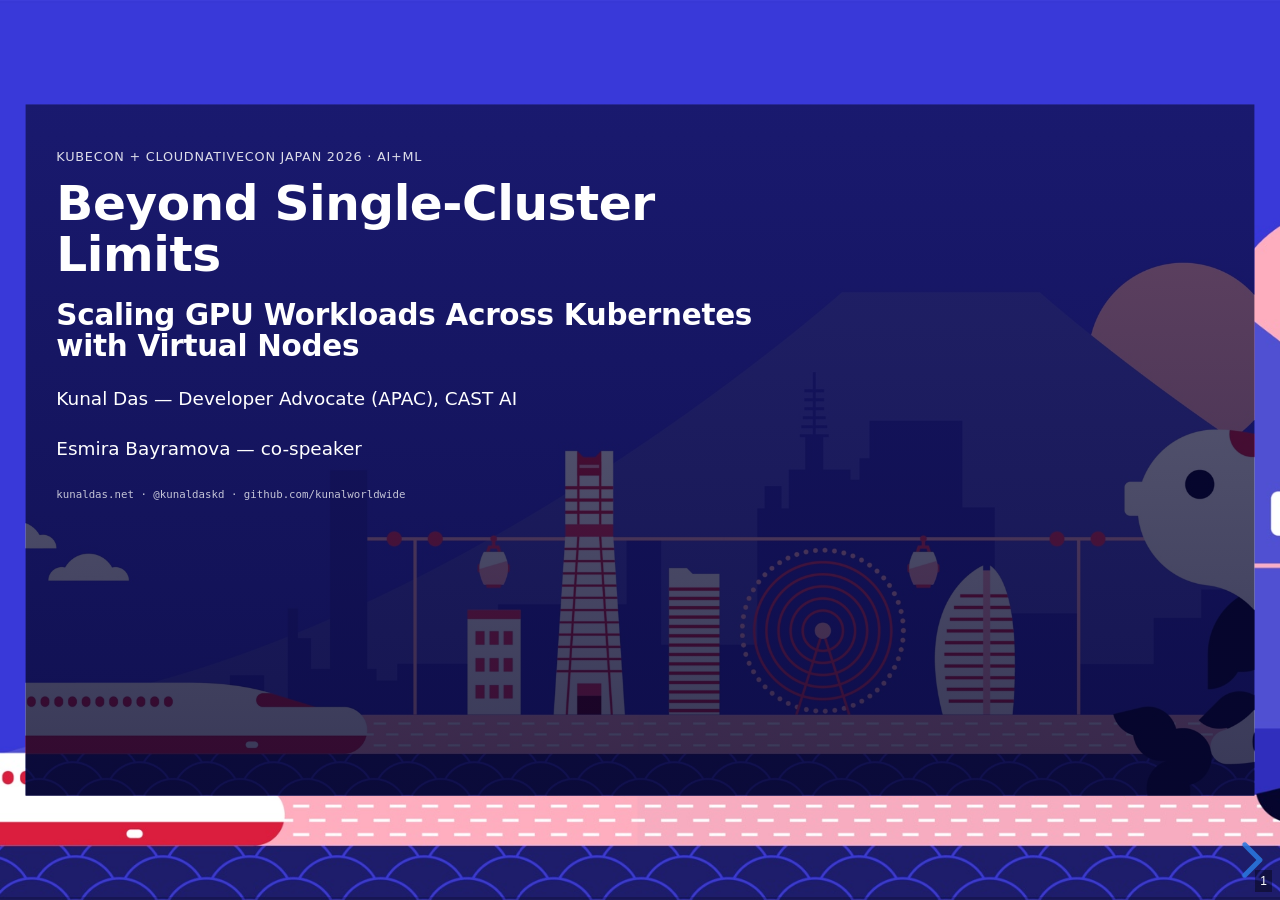
<file: 2026/kubeconjapan/index.html>
<!DOCTYPE html>
<html lang="en">
  <head>
    <meta charset="utf-8" />
    <meta name="viewport" content="width=device-width, initial-scale=1.0" />
    <title>KubeCon Japan 2026</title>

    <!-- Local reveal.js core styles -->
    <link rel="stylesheet" href="reveal.js/dist/reset.css" />
    <link rel="stylesheet" href="reveal.js/dist/reveal.css" />
    <link rel="stylesheet" href="reveal.js/dist/theme/white.css" id="theme" />

    <!-- Local highlight.js theme for YAML syntax highlighting -->
    <link rel="stylesheet" href="reveal.js/plugin/highlight/monokai.css" />

    <!-- Project theme (filled in a later step) -->
    <link rel="stylesheet" href="css/theme.css" />
  </head>
  <body>
    <div class="reveal">
      <div class="slides">
        <!-- ===== SLIDE 1 — TITLE (hero, no footer) ===== -->
        <section
          class="bg-scrim kc-title-section kc-mosaic"
          data-background-image="Assets/tpl-mosaic.jpg"
          data-background-size="cover"
        >
          <div class="kc-boundary" aria-hidden="true"></div>
          <div class="kc-title-wrap">
            <p class="kc-eventtag">KubeCon + CloudNativeCon Japan 2026 &middot; AI+ML</p>
            <h1 class="kc-xl">Beyond Single-Cluster Limits</h1>
            <h3>Scaling GPU Workloads Across Kubernetes with Virtual Nodes</h3>
            <p class="kc-speaker">Kunal Das &mdash; Developer Advocate (APAC), CAST AI</p>
            <p class="kc-speaker">Esmira Bayramova &mdash; co-speaker</p>
            <p class="kc-links">kunaldas.net &middot; @kunaldaskd &middot; github.com/kunalworldwide</p>
          </div>
          <aside class="notes">
            Good evening. Last session of the day &mdash; thank you for spending your last 30 minutes with GPUs and virtual nodes instead of the bar downstairs.
          </aside>
        </section>

        <!-- ===== SLIDE 2 — WHO I AM ===== -->
        <section class="slide-dark kc-center-section" data-background-color="#3939D9">
          <span class="kc-accent-corner-tr" aria-hidden="true"></span>
          <h4 class="kc-sm">Who I am</h4>
          <div class="kc-cols kc-cols-mid" style="grid-template-columns: 1fr 1fr 1fr 1fr;">
            <div>
              <h4 class="kc-sm" style="margin-bottom:0.4em">Kunal Das</h4>
              <ul>
                <li>Developer Advocate (APAC), CAST AI</li>
                <li>Organizer, Cloud Native Kolkata &amp; Mumbai</li>
                <li>Focus: multi-cluster GPU scheduling &amp; cost</li>
              </ul>
            </div>
            <div class="kc-photo-cell">
              <img src="Assets/kunal-8 Large.jpeg" alt="Kunal Das" class="kc-photo"/>
              <span class="kc-photo-name">Kunal Das</span>
            </div>
            <div>
              <h4 class="kc-sm" style="margin-bottom:0.4em">Esmira Bayramova</h4>
              <ul>
                <li>DevRel, CAST AI (Americas)</li>
                <li>Ex-DevOps engineer &amp; engineering manager</li>
                <li>US federal space companies</li>
              </ul>
            </div>
            <div class="kc-photo-cell">
              <img
                src="Assets/esmira pic.jpeg"
                alt="Esmira Bayramova"
                class="kc-photo"
              />
              <span class="kc-photo-name">Esmira Bayramova</span>
            </div>
          </div>
          <div class="kc-footer">
            <span class="kc-pagenum"></span>
            <span>#KubeCon #CloudNativeCon</span>
          </div>
          <aside class="notes">
            Keep to 30 seconds. "Quick intro so you know why I'm up here: DevOps/infra background, I run two cloud-native community chapters in India, and my work is making Kubernetes GPU infrastructure dense and cheap. That's the lens for today. Now &mdash; the wall." Do not linger; advanced audiences dislike long bios.
          </aside>
        </section>

        <!-- ===== SLIDE 3 — THE HOOK ===== -->
        <section
          class="bg-scrim kc-mosaic"
          data-background-image="Assets/tpl-mosaic.jpg"
          data-background-size="cover"
        >
          <span class="kc-pending">PENDING</span>
          <div class="kc-hook">
            <p>
              A fine-tuning job sat queued for <strong>10 hours</strong> &mdash;
              while <strong>8 idle H100s</strong> sat unused one region away.
            </p>
          </div>
          <div class="kc-footer">
            <span class="kc-pagenum"></span>
            <span>#KubeCon #CloudNativeCon</span>
          </div>
          <aside class="notes">
            "Here's the moment this talk was born. A fine-tuning job stuck in Pending for 10 hours. Meanwhile, another cluster &mdash; same company, different region &mdash; had idle H100s sitting at low utilization. Idle. We had the hardware. We couldn't route work to it. That's not a capacity problem, it's a reachability problem &mdash; and that's the whole talk."
          </aside>
        </section>

        <!-- ===== SLIDE 4 — THE DATA (chart skeleton) ===== -->
        <section class="slide-dark kc-dense" data-background-color="#3939D9">
          <h2>The paradox in one chart</h2>
          <div class="kc-stats">
            <div class="kc-stat">
              <div class="kc-stat-num">10 hrs</div>
              <div class="kc-stat-lbl">Peak-day queue wait</div>
            </div>
            <div class="kc-stat">
              <div class="kc-stat-num">60%</div>
              <div class="kc-stat-lbl">Avg fleet GPU utilization</div>
            </div>
          </div>
          <svg class="kc-chart" viewBox="0 0 1000 400" preserveAspectRatio="xMidYMid meet">
            <!-- gridlines -->
            <line class="grid" x1="120" y1="80"  x2="900" y2="80" />
            <line class="grid" x1="120" y1="160" x2="900" y2="160" />
            <line class="grid" x1="120" y1="240" x2="900" y2="240" />
            <!-- axes -->
            <line class="axis" x1="120" y1="40" x2="120" y2="320" />
            <line class="axis" x1="900" y1="40" x2="900" y2="320" />
            <line class="axis" x1="120" y1="320" x2="900" y2="320" />
            <!-- y-axis tick labels -->
            <text class="lbl" x="100" y="324" text-anchor="end">0</text>
            <text class="lbl" x="100" y="244" text-anchor="end">25</text>
            <text class="lbl" x="100" y="164" text-anchor="end">50</text>
            <text class="lbl" x="100" y="84" text-anchor="end">75</text>
            <!-- left axis title -->
            <text class="lbl" x="30" y="30">Queue depth</text>
            <!-- right axis title -->
            <text class="lbl" x="915" y="30">Util %</text>
            <!-- day labels Mon-Sun -->
            <text class="lbl" x="169" y="345" text-anchor="middle">Mon</text>
            <text class="lbl" x="277" y="345" text-anchor="middle">Tue</text>
            <text class="lbl" x="385" y="345" text-anchor="middle">Wed</text>
            <text class="lbl" x="493" y="345" text-anchor="middle">Thu</text>
            <text class="lbl" x="601" y="345" text-anchor="middle">Fri</text>
            <text class="lbl" x="709" y="345" text-anchor="middle">Sat</text>
            <text class="lbl" x="817" y="345" text-anchor="middle">Sun</text>
            <!-- queue-depth bars with real data -->
            <rect x="148" y="250" width="42" height="70" rx="4" fill="rgba(80,80,211,0.7)" stroke="#5050D3" stroke-width="2"/>
            <rect x="256" y="210" width="42" height="110" rx="4" fill="rgba(80,80,211,0.7)" stroke="#5050D3" stroke-width="2"/>
            <rect x="364" y="170" width="42" height="150" rx="4" fill="rgba(80,80,211,0.7)" stroke="#5050D3" stroke-width="2"/>
            <rect x="472" y="110" width="42" height="210" rx="4" fill="rgba(240,169,59,0.85)" stroke="#F0A93B" stroke-width="2"/>
            <rect x="580" y="230" width="42" height="90" rx="4" fill="rgba(80,80,211,0.7)" stroke="#5050D3" stroke-width="2"/>
            <rect x="688" y="270" width="42" height="50" rx="4" fill="rgba(80,80,211,0.7)" stroke="#5050D3" stroke-width="2"/>
            <rect x="796" y="265" width="42" height="55" rx="4" fill="rgba(80,80,211,0.7)" stroke="#5050D3" stroke-width="2"/>
            <!-- worst-day callout -->
            <text x="493" y="100" font-size="18" font-weight="800" fill="#F0A93B" text-anchor="middle">48 pending</text>
            <!-- utilization line (~60%) -->
            <polyline points="169,230 277,225 385,235 493,228 601,232 709,236 817,230" stroke="#22B07D" stroke-width="5" fill="none"/>
            <circle cx="493" cy="228" r="6" fill="#22B07D"/>
            <text class="lbl" x="560" y="218">≈60% util</text>
            <!-- legend -->
            <rect x="140" y="375" width="22" height="18" rx="3" fill="rgba(80,80,211,0.7)" stroke="#5050D3"/>
            <text class="lbl" x="170" y="390">bars = queue depth (jobs)</text>
            <line x1="420" y1="384" x2="460" y2="384" stroke="#22B07D" stroke-width="5"/>
            <text class="lbl" x="470" y="390">line = utilization</text>
          </svg>
          <p class="kc-caption">More GPUs wasn't the answer. Reaching them was.</p>
          <div class="kc-footer">
            <span class="kc-pagenum"></span>
            <span>#KubeCon #CloudNativeCon</span>
          </div>
          <aside class="notes">
            "When we plotted it, the paradox was obvious. Queue depth spikes here, but utilization never gets near the top. On our busiest day, jobs waited hours while average fleet utilization was only 60%. Adding GPUs to one cluster just adds idle GPUs. The bottleneck was the cluster boundary itself."
          </aside>
        </section>

        <!-- ===== SLIDE 5 — WE ADDED CLUSTERS ===== -->
        <section class="slide-dark kc-center-section" data-background-color="#3939D9">
          <span class="kc-accent-corner" aria-hidden="true"></span>
          <h2>We added clusters. We got three new problems.</h2>
          <div class="kc-cols kc-cols-3">
            <div class="kc-card fragment">
              <svg class="kc-icon" width="64" height="64" viewBox="0 0 64 64" fill="none" stroke="#5050D3" stroke-width="3">
                <circle cx="18" cy="20" r="8" />
                <path d="M24 24 L44 44" />
                <path d="M22 26 L40 40" />
                <circle cx="46" cy="46" r="6" />
                <path d="M44 40 L52 32 M48 44 L56 36" />
              </svg>
              <div class="kc-card-lbl">kubeconfig sprawl</div>
              <p>Devs juggling 5 kubeconfigs; wrong-cluster deploys.</p>
            </div>
            <div class="kc-card fragment">
              <svg class="kc-icon" width="64" height="64" viewBox="0 0 64 64" fill="none" stroke="#5050D3" stroke-width="3">
                <path d="M6 32 Q32 12 58 32" />
                <path d="M6 32 Q32 52 58 32" />
                <path d="M14 24 L50 44" />
              </svg>
              <div class="kc-card-lbl">Blind queue</div>
              <p>Each cluster's Kueue saw only its own quota; no global view.</p>
            </div>
            <div class="kc-card fragment">
              <svg class="kc-icon" width="64" height="64" viewBox="0 0 64 64" fill="none" stroke="#5050D3" stroke-width="3">
                <path d="M14 30 a8 8 0 0 1 0 -16 h6 a8 8 0 0 1 8 8" />
                <path d="M50 34 a8 8 0 0 1 0 16 h-6 a8 8 0 0 1 -8 -8" />
                <path d="M28 20 L36 12 M32 44 L40 52" />
              </svg>
              <div class="kc-card-lbl">Fake failover</div>
              <p>"Multi-cluster" = isolated clusters + one shared Grafana; nothing could move.</p>
            </div>
          </div>
          <p class="kc-quote fragment" style="margin-top:0.8em">
            Multi-cluster dashboards are not multi-cluster scheduling.
          </p>
          <div class="kc-footer">
            <span class="kc-pagenum"></span>
            <span>#KubeCon #CloudNativeCon</span>
          </div>
          <aside class="notes">
            "We did the obvious thing &mdash; added cloud GPU clusters for burst. Capacity solved, three new problems. Five kubeconfigs and wrong-cluster deploys. Each cluster ran its own Kueue, so no single queue knew where free GPUs were. And we called it multi-cluster, but it was five islands with a shared dashboard &mdash; nothing could fail over. Leave with this line: a shared dashboard is not scheduling."
          </aside>
        </section>

        <!-- ===== SLIDE 6 — REQUIREMENTS (canonical pills) ===== -->
        <section class="slide-dark" data-background-color="#3939D9">
          <span class="kc-accent-corner" aria-hidden="true"></span>
          <h2>The requirements, before the solution</h2>
          <div class="kc-req-list">
            <div class="kc-req-row fragment">
              <span class="kc-req-icon" aria-hidden="true"><svg width="32" height="32" viewBox="0 0 32 32"><circle cx="16" cy="16" r="13" fill="none" stroke="#FFE100" stroke-width="2.5"/><circle cx="16" cy="16" r="3.2" fill="#FFE100"/></svg></span>
              <span class="kc-pill">UNIFY</span>
              <p>One schedulable topology, not five islands.</p>
              <span class="kc-req-check" aria-hidden="true"><svg width="28" height="28" viewBox="0 0 28 28"><circle cx="14" cy="14" r="12" fill="#22B07D"/><path d="M8 14l4 4 8-9" fill="none" stroke="#FFFFFF" stroke-width="2.5" stroke-linecap="round" stroke-linejoin="round"/></svg></span>
            </div>
            <div class="kc-req-row fragment">
              <span class="kc-req-icon" aria-hidden="true"><svg width="32" height="32" viewBox="0 0 32 32"><path d="M2 16 C 8 7, 24 7, 30 16 C 24 25, 8 25, 2 16 Z" fill="none" stroke="#FFE100" stroke-width="2.5"/><circle cx="16" cy="16" r="5" fill="none" stroke="#FFE100" stroke-width="2.5"/><circle cx="16" cy="16" r="2" fill="#FFE100"/></svg></span>
              <span class="kc-pill">TRANSPARENT</span>
              <p>No manifest rewrites for developers.</p>
              <span class="kc-req-check" aria-hidden="true"><svg width="28" height="28" viewBox="0 0 28 28"><circle cx="14" cy="14" r="12" fill="#22B07D"/><path d="M8 14l4 4 8-9" fill="none" stroke="#FFFFFF" stroke-width="2.5" stroke-linecap="round" stroke-linejoin="round"/></svg></span>
            </div>
            <div class="kc-req-row fragment">
              <span class="kc-req-icon" aria-hidden="true"><svg width="32" height="32" viewBox="0 0 32 32"><rect x="6" y="7" width="20" height="4" rx="1" fill="#FFE100"/><rect x="6" y="14" width="20" height="4" rx="1" fill="#FFE100"/><rect x="6" y="21" width="20" height="4" rx="1" fill="#FFE100"/></svg></span>
              <span class="kc-pill">GLOBAL QUEUE</span>
              <p>One queue that sees all GPU capacity.</p>
              <span class="kc-req-check" aria-hidden="true"><svg width="28" height="28" viewBox="0 0 28 28"><circle cx="14" cy="14" r="12" fill="#22B07D"/><path d="M8 14l4 4 8-9" fill="none" stroke="#FFFFFF" stroke-width="2.5" stroke-linecap="round" stroke-linejoin="round"/></svg></span>
            </div>
            <div class="kc-req-row fragment">
              <span class="kc-req-icon" aria-hidden="true"><svg width="32" height="32" viewBox="0 0 32 32"><path d="M16 2 L28 6 V15 C28 22, 22 27, 16 30 C10 27, 4 22, 4 15 V6 Z" fill="none" stroke="#FFE100" stroke-width="2.5" stroke-linejoin="round"/><path d="M11 15l4 4 6-7" fill="none" stroke="#FFE100" stroke-width="2.5" stroke-linecap="round" stroke-linejoin="round"/></svg></span>
              <span class="kc-pill">REAL FAILOVER</span>
              <p>Defined, tested behaviour on failure (not "we have a backup region").</p>
              <span class="kc-req-check" aria-hidden="true"><svg width="28" height="28" viewBox="0 0 28 28"><circle cx="14" cy="14" r="12" fill="#22B07D"/><path d="M8 14l4 4 8-9" fill="none" stroke="#FFFFFF" stroke-width="2.5" stroke-linecap="round" stroke-linejoin="round"/></svg></span>
            </div>
          </div>
          <p class="kc-lead fragment" style="margin-top:0.6em">
            Everything after this is how we hit these four.
          </p>
          <div class="kc-footer">
            <span class="kc-pagenum"></span>
            <span>#KubeCon #CloudNativeCon</span>
          </div>
          <aside class="notes">
            "Before tools, here's the scorecard. Unify five clusters into one schedulable thing. Keep it transparent &mdash; zero manifest rewrites. One global queue. And real failover &mdash; defined, tested behaviour, not hope. Hold me to these four."
          </aside>
        </section>

        <!-- ===== SLIDE 7 — MENTAL MODEL ===== -->
        <section
          class="slide-dark kc-dense"
          data-background-color="#3939D9"
        >
          <div class="kc-pills kc-pills-corner">
            <span class="kc-pill">UNIFY</span>
            <span class="kc-pill">TRANSPARENT</span>
            <span class="kc-pill">GLOBAL QUEUE</span>
            <span class="kc-pill">REAL FAILOVER</span>
          </div>
          <h2>What if multi-cluster looked like one?</h2>
          <p class="kc-defbox">
            Liqo uses an extended Virtual Kubelet to make a peered remote cluster
            appear as a single virtual node in your home cluster.
          </p>
          <p class="kc-subline">
            Pods scheduled onto that virtual node actually run in the remote cluster.
          </p>
          <p class="kc-callout">
            The scheduler you already run doesn't change. The topology does.
          </p>
          <svg class="kc-diagram" viewBox="0 0 1600 640" preserveAspectRatio="xMidYMid meet" font-family="Inter, system-ui, sans-serif">
            <rect x="40" y="60" width="640" height="520" rx="18" fill="none" stroke="#5050D3" stroke-width="3"/>
            <text x="360" y="110" font-size="30" font-weight="800" fill="#FFFFFF" text-anchor="middle">Home cluster</text>
            <rect x="90" y="150" width="240" height="90" rx="12" fill="#3939D9" stroke="#06062D" stroke-width="3"/>
            <text x="210" y="203" font-size="20" font-weight="700" fill="#FFFFFF" text-anchor="middle">real node 1</text>
            <rect x="390" y="150" width="240" height="90" rx="12" fill="#3939D9" stroke="#06062D" stroke-width="3"/>
            <text x="510" y="203" font-size="20" font-weight="700" fill="#FFFFFF" text-anchor="middle">real node 2</text>
            <rect x="90" y="270" width="240" height="90" rx="12" fill="#3939D9" stroke="#06062D" stroke-width="3"/>
            <text x="210" y="323" font-size="20" font-weight="700" fill="#FFFFFF" text-anchor="middle">real node 3</text>
            <rect x="390" y="270" width="240" height="90" rx="12" fill="#0B0B1A" stroke="#F33357" stroke-width="3.5" stroke-dasharray="12 9"/>
            <text x="510" y="308" font-size="18" font-weight="800" fill="#F33357" text-anchor="middle">liqo-node-cloud-a</text>
            <text x="510" y="335" font-size="13" font-weight="600" fill="#F33357" text-anchor="middle">backed by a Virtual Kubelet instance</text>
            <rect x="920" y="60" width="640" height="520" rx="18" fill="none" stroke="#5050D3" stroke-width="3"/>
            <text x="1240" y="110" font-size="30" font-weight="800" fill="#FFFFFF" text-anchor="middle">Remote cluster (cloud A)</text>
            <rect x="970" y="180" width="240" height="90" rx="12" fill="#3939D9" stroke="#06062D" stroke-width="3"/>
            <text x="1090" y="233" font-size="20" font-weight="700" fill="#FFFFFF" text-anchor="middle">real GPU node</text>
            <rect x="1270" y="180" width="240" height="90" rx="12" fill="#3939D9" stroke="#06062D" stroke-width="3"/>
            <text x="1390" y="233" font-size="20" font-weight="700" fill="#FFFFFF" text-anchor="middle">real GPU node</text>
            <rect x="1120" y="320" width="240" height="90" rx="12" fill="#3939D9" stroke="#06062D" stroke-width="3"/>
            <text x="1240" y="373" font-size="20" font-weight="700" fill="#FFFFFF" text-anchor="middle">real GPU node</text>
            <defs>
              <marker id="arrow-s7" markerWidth="12" markerHeight="12" refX="9" refY="6" orient="auto">
                <path d="M0,0 L12,6 L0,12 Z" fill="#F33357"/>
              </marker>
            </defs>
            <line x1="630" y1="315" x2="900" y2="315" stroke="#F33357" stroke-width="4" stroke-dasharray="12 9" marker-end="url(#arrow-s7)"/>
            <text x="765" y="300" font-size="16" font-weight="700" fill="#F33357" text-anchor="middle">pods offloaded here</text>
          </svg>
          <div class="kc-footer">
            <span class="kc-pagenum"></span>
            <span>#KubeCon #CloudNativeCon</span>
          </div>
          <aside class="notes">
            The unlock is a mental-model flip. Normally a node is one machine. Liqo &mdash; an open-source multi-cluster project that started at Politecnico di Torino &mdash; extends the Virtual Kubelet so an entire remote cluster shows up in your home cluster as a single virtual node. When the scheduler places a pod there, Liqo runs it in the remote cluster. Your scheduler and manifests are untouched. We didn't add a scheduler; we changed the shape of the cluster.
          </aside>
        </section>

        <!-- ===== SLIDE 8 — UNDER THE HOOD ===== -->
        <section class="slide-dark kc-dense kc-center-section" data-background-color="#3939D9">
          <div class="kc-pills kc-pills-corner">
            <span class="kc-pill">UNIFY</span>
            <span class="kc-pill lit">TRANSPARENT</span>
            <span class="kc-pill">GLOBAL QUEUE</span>
            <span class="kc-pill">REAL FAILOVER</span>
          </div>
          <h2>Offloading, precisely</h2>
          <ol class="kc-steps">
            <li class="fragment"><span class="kc-step-n">1</span>
              <strong>One Virtual Kubelet per peered cluster</strong> &mdash; each remote gets its own VK instance with its own negotiated identity kubeconfig; the provider caps you to the negotiated resource slice (CPU/mem/pods/GPU).
            </li>
            <li class="fragment"><span class="kc-step-n">2</span>
              <strong>Twin namespace + twin pod</strong> &mdash; offloading extends the namespace across the boundary (twin namespace on the remote); a pod on the virtual node executes as a twin pod there.
            </li>
            <li class="fragment"><span class="kc-step-n">3</span>
              <strong>Resource reflection</strong> &mdash; objects the pod needs are reflected into the twin namespace: Services, EndpointSlices, Ingresses, ConfigMaps, Secrets, PVCs/PVs &mdash; endpoint IPs remapped.
            </li>
            <li class="fragment"><span class="kc-step-n">4</span>
              <strong>ShadowPod CR</strong> &mdash; a custom resource in the remote cluster enforces the pod's presence even during a control-plane partition.
            </li>
          </ol>
          <svg class="kc-diagram" viewBox="0 0 1600 300" preserveAspectRatio="xMidYMid meet" font-family="Inter, system-ui, sans-serif">
            <defs>
              <marker id="arrow-s8" markerWidth="11" markerHeight="11" refX="8" refY="5.5" orient="auto">
                <path d="M0,0 L11,5.5 L0,11 Z" fill="#5050D3"/>
              </marker>
              <marker id="arrow-s8r" markerWidth="11" markerHeight="11" refX="8" refY="5.5" orient="auto">
                <path d="M0,0 L11,5.5 L0,11 Z" fill="#22B07D"/>
              </marker>
            </defs>
            <rect x="10" y="60" width="270" height="90" rx="12" fill="#3939D9" stroke="#06062D" stroke-width="3"/>
            <text x="145" y="100" font-size="17" font-weight="700" fill="#FFFFFF" text-anchor="middle">kubectl apply</text>
            <text x="145" y="126" font-size="13" fill="#D7D7F7" text-anchor="middle">job submitted</text>
            <rect x="330" y="60" width="270" height="90" rx="12" fill="#0B0B1A" stroke="#F33357" stroke-width="3.5" stroke-dasharray="12 9"/>
            <text x="465" y="95" font-size="16" font-weight="700" fill="#F33357" text-anchor="middle">scheduler binds pod</text>
            <text x="465" y="120" font-size="14" fill="#F33357" text-anchor="middle">to virtual node</text>
            <rect x="650" y="60" width="290" height="90" rx="12" fill="#3939D9" stroke="#06062D" stroke-width="3"/>
            <text x="795" y="95" font-size="16" font-weight="700" fill="#FFFFFF" text-anchor="middle">VK creates twin</text>
            <text x="795" y="120" font-size="14" fill="#D7D7F7" text-anchor="middle">namespace + twin pod</text>
            <rect x="990" y="60" width="290" height="90" rx="12" fill="#3939D9" stroke="#06062D" stroke-width="3"/>
            <text x="1135" y="90" font-size="15" font-weight="700" fill="#FFFFFF" text-anchor="middle">resource reflection</text>
            <text x="1135" y="112" font-size="12" fill="#D7D7F7" text-anchor="middle">Services/EndpointSlices/</text>
            <text x="1135" y="130" font-size="12" fill="#D7D7F7" text-anchor="middle">ConfigMaps/Secrets/PVCs</text>
            <rect x="1330" y="60" width="260" height="90" rx="12" fill="#3939D9" stroke="#06062D" stroke-width="3"/>
            <text x="1460" y="95" font-size="16" font-weight="700" fill="#FFFFFF" text-anchor="middle">ShadowPod CR</text>
            <text x="1460" y="120" font-size="13" fill="#D7D7F7" text-anchor="middle">enforces presence</text>
            <line x1="280" y1="105" x2="326" y2="105" stroke="#5050D3" stroke-width="4" marker-end="url(#arrow-s8)"/>
            <line x1="600" y1="105" x2="646" y2="105" stroke="#5050D3" stroke-width="4" marker-end="url(#arrow-s8)"/>
            <line x1="940" y1="105" x2="986" y2="105" stroke="#5050D3" stroke-width="4" marker-end="url(#arrow-s8)"/>
            <line x1="1280" y1="105" x2="1326" y2="105" stroke="#5050D3" stroke-width="4" marker-end="url(#arrow-s8)"/>
            <text x="1135" y="52" font-size="12" fill="#F0A93B" text-anchor="middle">endpoint IPs remapped</text>
            <line x1="1460" y1="200" x2="145" y2="200" stroke="#22B07D" stroke-width="4" marker-end="url(#arrow-s8r)"/>
            <text x="800" y="188" font-size="16" font-weight="700" fill="#22B07D" text-anchor="middle">status / logs / exec reflected back</text>
          </svg>
          <p class="kc-faceline">
            Status, logs, exec all reflect back to the local pod &mdash; you troubleshoot it like it's local.
          </p>
          <div class="kc-footer">
            <span class="kc-pagenum"></span>
            <span>#KubeCon #CloudNativeCon</span>
          </div>
          <aside class="notes">
            Let me earn trust with internals. Four mechanics, all in Liqo's docs. One: each remote cluster gets its own Virtual Kubelet with its own kubeconfig, and the provider enforces the resource slice you negotiated. Two: Liqo extends the namespace &mdash; a twin namespace on the remote, your pod runs there as a twin pod. Three: resource reflection copies Services, EndpointSlices, ConfigMaps, Secrets, even PVCs, and remaps endpoint IPs. Four: the ShadowPod CR lives in the remote cluster and enforces the pod's existence even if the control planes can't talk. Payoff: status, logs, and kubectl exec reflect back, so you debug it like it's next door.
          </aside>
        </section>

        <!-- ===== SLIDE 9 — FIVE CLUSTERS -> ONE TOPOLOGY ===== -->
        <section class="slide-dark kc-dense" data-background-color="#3939D9">
          <div class="kc-pills kc-pills-corner">
            <span class="kc-pill lit">UNIFY</span>
            <span class="kc-pill">TRANSPARENT</span>
            <span class="kc-pill">GLOBAL QUEUE</span>
            <span class="kc-pill">REAL FAILOVER</span>
          </div>
          <h2>Our production topology</h2>
          <div class="kc-cols" style="grid-template-columns: 1.7fr 1fr; align-items:center;">
            <div>
              <svg class="kc-diagram" viewBox="0 0 1600 900" preserveAspectRatio="xMidYMid meet" font-family="Inter, 'Helvetica Neue', system-ui, sans-serif" role="img" aria-label="Hub-and-spoke cluster topology">
                <title>Hub-and-spoke cluster topology</title>
                <style>
                  .lbl { fill: #06062D; font-weight: 600; }
                  .lbl-white { fill: #FFFFFF; font-weight: 700; }
                  .lbl-sub { fill: #4852A3; font-weight: 500; }
                  .cap { fill: #FFFFFF; font-weight: 600; }
                  .home-title { fill: #FFFFFF; font-weight: 800; letter-spacing: 1px; }
                  .edge-real { fill: none; stroke: #4852A3; stroke-width: 4; }
                  .edge-virtual { fill: none; stroke: #FFE100; stroke-width: 4; stroke-dasharray: 12 9; stroke-linecap: round; }
                  .virtual-node { fill: #FFFFFF; stroke: #FFE100; stroke-width: 3.5; stroke-dasharray: 12 9; }
                  .vtag { fill: #FFE100; font-weight: 700; letter-spacing: 0.5px; }
                  .vname { fill: #06062D; font-weight: 700; }
                </style>
                <rect x="0" y="0" width="1600" height="900" fill="#FFFFFF"/>
                <line class="edge-virtual" x1="800" y1="450" x2="800" y2="235"/>
                <line class="edge-virtual" x1="800" y1="450" x2="1075" y2="360"/>
                <line class="edge-virtual" x1="800" y1="450" x2="1075" y2="540"/>
                <line class="edge-virtual" x1="800" y1="450" x2="525" y2="360"/>
                <line class="edge-real" x1="800" y1="150" x2="800" y2="180"/>
                <line class="edge-real" x1="1330" y1="230" x2="1160" y2="330"/>
                <line class="edge-real" x1="1330" y1="670" x2="1160" y2="570"/>
                <line class="edge-real" x1="270" y1="230" x2="440" y2="330"/>
                <line class="edge-real" x1="270" y1="670" x2="440" y2="570"/>
                <line class="edge-real" x1="440" y1="390" x2="440" y2="570"/>
                <g id="home-cluster">
                  <rect x="660" y="390" width="280" height="120" rx="18" fill="#3939D9" stroke="#06062D" stroke-width="3"/>
                  <text class="home-title" x="800" y="440" font-size="30" text-anchor="middle">HOME CLUSTER</text>
                  <text class="cap" x="800" y="475" font-size="18" text-anchor="middle" fill="#D7D7F7">workloads submitted here</text>
                </g>
                <g><rect class="virtual-node" id="vnode-1" x="680" y="180" width="240" height="55" rx="14"/><text class="vname" x="800" y="205" font-size="19" text-anchor="middle">virtual-node vk-1</text><text class="vtag" x="800" y="226" font-size="13" text-anchor="middle">VIRTUAL</text></g>
                <g><rect class="virtual-node" id="vnode-2" x="1040" y="330" width="240" height="55" rx="14"/><text class="vname" x="1160" y="355" font-size="19" text-anchor="middle">virtual-node vk-2</text><text class="vtag" x="1160" y="376" font-size="13" text-anchor="middle">VIRTUAL</text></g>
                <g><rect class="virtual-node" id="vnode-3" x="1040" y="515" width="240" height="55" rx="14"/><text class="vname" x="1160" y="540" font-size="19" text-anchor="middle">virtual-node vk-3</text><text class="vtag" x="1160" y="561" font-size="13" text-anchor="middle">VIRTUAL</text></g>
                <g><rect class="virtual-node" id="vnode-4" x="320" y="330" width="240" height="55" rx="14"/><text class="vname" x="440" y="355" font-size="19" text-anchor="middle">virtual-node vk-4</text><text class="vtag" x="440" y="376" font-size="13" text-anchor="middle">VIRTUAL</text></g>
                <g><rect id="remote-a" x="640" y="60" width="320" height="90" rx="16" fill="#5050D3" stroke="#06062D" stroke-width="3"/><text class="lbl-white" x="800" y="98" font-size="22" text-anchor="middle">Remote A</text><text class="cap" x="800" y="126" font-size="17" text-anchor="middle" fill="#D7D7F7">● on-prem</text></g>
                <g><rect id="remote-b" x="1290" y="140" width="280" height="90" rx="16" fill="#5050D3" stroke="#06062D" stroke-width="3"/><text class="lbl-white" x="1430" y="178" font-size="22" text-anchor="middle">Remote B</text><text class="cap" x="1430" y="206" font-size="17" text-anchor="middle" fill="#D7D7F7">● on-prem</text></g>
                <g><rect id="remote-c" x="1290" y="580" width="280" height="90" rx="16" fill="#F0A93B" stroke="#06062D" stroke-width="3"/><text class="lbl" x="1430" y="618" font-size="22" text-anchor="middle" fill="#5A3E00">Remote C</text><text class="lbl" x="1430" y="646" font-size="17" text-anchor="middle" fill="#5A3E00">spot</text></g>
                <g><rect id="remote-d" x="30" y="140" width="280" height="90" rx="16" fill="#F0A93B" stroke="#06062D" stroke-width="3"/><text class="lbl" x="170" y="178" font-size="22" text-anchor="middle" fill="#5A3E00">Remote D</text><text class="lbl" x="170" y="206" font-size="17" text-anchor="middle" fill="#5A3E00">spot</text></g>
                <g><rect id="remote-e" x="30" y="580" width="280" height="90" rx="16" fill="#22B07D" stroke="#06062D" stroke-width="3"/><text class="lbl-white" x="170" y="618" font-size="22" text-anchor="middle">Remote E</text><text class="cap" x="170" y="646" font-size="17" text-anchor="middle" fill="#E4F7EF">on-demand</text></g>
                <g id="legend">
                  <rect x="30" y="740" width="620" height="130" rx="12" fill="#FFFFFF" stroke="#4852A3" stroke-width="2"/>
                  <text class="lbl" x="55" y="775" font-size="20" font-weight="700">Legend</text>
                  <rect x="55" y="795" width="26" height="26" rx="5" fill="#5050D3"/><text class="lbl-sub" x="92" y="814" font-size="17">● On-prem (blue)</text>
                  <rect x="215" y="795" width="26" height="26" rx="5" fill="#F0A93B"/><text class="lbl-sub" x="252" y="814" font-size="17">● Spot (amber)</text>
                  <rect x="345" y="795" width="26" height="26" rx="5" fill="#22B07D"/><text class="lbl-sub" x="382" y="814" font-size="17">● On-demand (green)</text>
                  <rect x="55" y="835" width="26" height="26" rx="5" fill="#FFFFFF" stroke="#F33357" stroke-width="3" stroke-dasharray="8 6"/><text class="lbl-sub" x="92" y="854" font-size="17">Virtual node (Liqo abstraction)</text>
                </g>
              </svg>
            </div>
            <div>
              <ul class="kc-fleet">
                <li style="--dot:#3939D9;">On-prem cluster 1: A100 &mdash; <code>gpu-type=a100, capacity=on-prem</code></li>
                <li style="--dot:#3939D9;">On-prem cluster 2: H100 &mdash; <code>gpu-type=h100, capacity=on-prem</code></li>
                <li style="--dot:#F0A93B;">Cloud cluster A: spot GPU &mdash; <code>capacity=spot, cloud=A</code></li>
                <li style="--dot:#F0A93B;">Cloud cluster B: spot GPU &mdash; <code>capacity=spot, cloud=B</code></li>
                <li style="--dot:#22B07D;">Cloud cluster C: on-demand burst &mdash; <code>capacity=on-demand</code></li>
              </ul>
            </div>
          </div>
          <div class="kc-footer"><span class="kc-pagenum"></span><span>#KubeCon #CloudNativeCon</span></div>
          <aside class="notes">
            The real fleet &mdash; five clusters. Two on-prem: one A100, one H100. Three cloud, mostly spot for cheap burst. Before Liqo, five islands. After: one home cluster, each remote a labeled virtual node. Note the labels &mdash; gpu-type, capacity, cloud. They're about to become the entire scheduling interface.
          </aside>
        </section>

        <!-- ===== SLIDE 10 — PLACEMENT WITH PLAIN KUBERNETES ===== -->
        <section class="slide-dark kc-dense" data-background-color="#3939D9">
          <div class="kc-pills kc-pills-corner">
            <span class="kc-pill lit">UNIFY</span>
            <span class="kc-pill lit">TRANSPARENT</span>
            <span class="kc-pill">GLOBAL QUEUE</span>
            <span class="kc-pill">REAL FAILOVER</span>
          </div>
          <h2>No new scheduler. Just labels you already know.</h2>
          <div class="kc-cols" style="grid-template-columns: 1.35fr 1fr; align-items:center;">
            <div>
              <pre><code class="language-yaml" data-trim data-line-numbers="2-4,8">apiVersion: v1
kind: Pod
metadata:
  name: finetune-run-42
spec:
  nodeSelector:
    gpu-type: h100          # land on H100 capacity
  affinity:
    nodeAffinity:           # prefer on-prem, tolerate cloud spot
      preferredDuringSchedulingIgnoredDuringExecution:
        - weight: 80
          preference:
            matchExpressions:
              - key: capacity
                operator: In
                values: ["on-prem"]
  tolerations:
    - key: "spot"           # allow scheduling onto spot virtual nodes
      operator: "Exists"
</code></pre>
              <p class="kc-callout">This pod has no idea it might run in another cloud.</p>
            </div>
            <div>
              <svg class="kc-diagram" viewBox="0 0 1600 900" preserveAspectRatio="xMidYMid meet" font-family="Inter, 'Helvetica Neue', system-ui, sans-serif" role="img" aria-label="Topology with pod landing on H100 virtual node">
                <title>Hub-and-spoke cluster topology</title>
                <style>
                  .lbl { fill: #06062D; font-weight: 600; }
                  .lbl-white { fill: #FFFFFF; font-weight: 700; }
                  .lbl-sub { fill: #4852A3; font-weight: 500; }
                  .cap { fill: #FFFFFF; font-weight: 600; }
                  .home-title { fill: #FFFFFF; font-weight: 800; letter-spacing: 1px; }
                  .edge-real { fill: none; stroke: #4852A3; stroke-width: 4; }
                  .edge-virtual { fill: none; stroke: #FFE100; stroke-width: 4; stroke-dasharray: 12 9; stroke-linecap: round; }
                  .virtual-node { fill: #FFFFFF; stroke: #FFE100; stroke-width: 3.5; stroke-dasharray: 12 9; }
                  .vtag { fill: #FFE100; font-weight: 700; letter-spacing: 0.5px; }
                  .vname { fill: #06062D; font-weight: 700; }
                </style>
                <rect x="0" y="0" width="1600" height="900" fill="#FFFFFF"/>
                <line class="edge-virtual" x1="800" y1="450" x2="800" y2="235"/>
                <line class="edge-virtual" x1="800" y1="450" x2="1075" y2="360"/>
                <line class="edge-virtual" x1="800" y1="450" x2="1075" y2="540"/>
                <line class="edge-virtual" x1="800" y1="450" x2="525" y2="360"/>
                <line class="edge-real" x1="800" y1="150" x2="800" y2="180"/>
                <line class="edge-real" x1="1330" y1="230" x2="1160" y2="330"/>
                <line class="edge-real" x1="1330" y1="670" x2="1160" y2="570"/>
                <line class="edge-real" x1="270" y1="230" x2="440" y2="330"/>
                <line class="edge-real" x1="270" y1="670" x2="440" y2="570"/>
                <line class="edge-real" x1="440" y1="390" x2="440" y2="570"/>
                <g id="home-cluster">
                  <rect x="660" y="390" width="280" height="120" rx="18" fill="#3939D9" stroke="#06062D" stroke-width="3"/>
                  <text class="home-title" x="800" y="440" font-size="30" text-anchor="middle">HOME CLUSTER</text>
                  <text class="cap" x="800" y="475" font-size="18" text-anchor="middle" fill="#D7D7F7">workloads submitted here</text>
                </g>
                <g><rect class="virtual-node" id="vnode-1" x="680" y="180" width="240" height="55" rx="14"/><text class="vname" x="800" y="205" font-size="19" text-anchor="middle">virtual-node vk-1</text><text class="vtag" x="800" y="226" font-size="13" text-anchor="middle">VIRTUAL</text></g>
                <g><rect class="virtual-node" id="vnode-2" x="1040" y="330" width="240" height="55" rx="14"/><text class="vname" x="1160" y="355" font-size="19" text-anchor="middle">virtual-node vk-2</text><text class="vtag" x="1160" y="376" font-size="13" text-anchor="middle">VIRTUAL</text></g>
                <g><rect class="virtual-node" id="vnode-3" x="1040" y="515" width="240" height="55" rx="14"/><text class="vname" x="1160" y="540" font-size="19" text-anchor="middle">virtual-node vk-3</text><text class="vtag" x="1160" y="561" font-size="13" text-anchor="middle">VIRTUAL</text></g>
                <g><rect class="virtual-node" id="vnode-4" x="320" y="330" width="240" height="55" rx="14"/><text class="vname" x="440" y="355" font-size="19" text-anchor="middle">virtual-node vk-4</text><text class="vtag" x="440" y="376" font-size="13" text-anchor="middle">VIRTUAL</text></g>
                <g><rect id="remote-a" x="640" y="60" width="320" height="90" rx="16" fill="#5050D3" stroke="#06062D" stroke-width="3"/><text class="lbl-white" x="800" y="98" font-size="22" text-anchor="middle">Remote A</text><text class="cap" x="800" y="126" font-size="17" text-anchor="middle" fill="#D7D7F7">● on-prem</text></g>
                <g><rect id="remote-b" x="1290" y="140" width="280" height="90" rx="16" fill="#5050D3" stroke="#06062D" stroke-width="3"/><text class="lbl-white" x="1430" y="178" font-size="22" text-anchor="middle">Remote B</text><text class="cap" x="1430" y="206" font-size="17" text-anchor="middle" fill="#D7D7F7">● on-prem</text></g>
                <g><rect id="remote-c" x="1290" y="580" width="280" height="90" rx="16" fill="#F0A93B" stroke="#06062D" stroke-width="3"/><text class="lbl" x="1430" y="618" font-size="22" text-anchor="middle" fill="#5A3E00">Remote C</text><text class="lbl" x="1430" y="646" font-size="17" text-anchor="middle" fill="#5A3E00">spot</text></g>
                <g><rect id="remote-d" x="30" y="140" width="280" height="90" rx="16" fill="#F0A93B" stroke="#06062D" stroke-width="3"/><text class="lbl" x="170" y="178" font-size="22" text-anchor="middle" fill="#5A3E00">Remote D</text><text class="lbl" x="170" y="206" font-size="17" text-anchor="middle" fill="#5A3E00">spot</text></g>
                <g><rect id="remote-e" x="30" y="580" width="280" height="90" rx="16" fill="#22B07D" stroke="#06062D" stroke-width="3"/><text class="lbl-white" x="170" y="618" font-size="22" text-anchor="middle">Remote E</text><text class="cap" x="170" y="646" font-size="17" text-anchor="middle" fill="#E4F7EF">on-demand</text></g>
                <defs>
                  <marker id="arrow-s10" markerWidth="13" markerHeight="13" refX="10" refY="6.5" orient="auto">
                    <path d="M0,0 L13,6.5 L0,13 Z" fill="#06062D"/>
                  </marker>
                </defs>
                <g id="yaml-anno">
                  <rect x="120" y="700" width="470" height="150" rx="14" fill="#06062D" stroke="#3939D9" stroke-width="3"/>
                  <text x="355" y="748" font-size="26" font-weight="800" fill="#FFFFFF" text-anchor="middle">finetune-run-42</text>
                  <text x="355" y="792" font-size="20" fill="#F0A93B" text-anchor="middle">nodeSelector: gpu-type=h100</text>
                  <text x="355" y="826" font-size="18" fill="#D7D7F7" text-anchor="middle">prefer on-prem, tolerate spot</text>
                </g>
                <path d="M420 700 C 560 560, 700 340, 760 240" fill="none" stroke="#06062D" stroke-width="5" marker-end="url(#arrow-s10)"/>
                <rect x="672" y="172" width="256" height="71" rx="16" fill="none" stroke="#06062D" stroke-width="4"/>
                <text x="800" y="165" font-size="20" font-weight="800" fill="#06062D" text-anchor="middle">gpu-type=h100</text>
                <text x="800" y="270" font-size="18" font-weight="700" fill="#06062D" text-anchor="middle">lands on H100 virtual node</text>
              </svg>
            </div>
          </div>
          <div class="kc-footer"><span class="kc-pagenum"></span><span>#KubeCon #CloudNativeCon</span></div>
          <aside class="notes">
            The payoff, and it's almost anticlimactic. To place a fine-tune on H100, preferring on-prem but willing to spill to spot &mdash; this is the whole manifest. A nodeSelector, a preferred affinity, a spot toleration. Standard primitives everyone here knows. The pod has no idea it might run in another cloud. No new CRDs for developers, no new scheduler. Complexity moved down into the platform, not out onto developers.
          </aside>
        </section>

        <!-- ===== SLIDE 11 — NETWORKING TABLE ===== -->
        <section class="slide-light" data-background-color="#FFFFFF">
          <span class="kc-accent-corner-tr" aria-hidden="true"></span>
          <div class="kc-pills kc-pills-corner">
            <span class="kc-pill lit">UNIFY</span>
            <span class="kc-pill lit">TRANSPARENT</span>
            <span class="kc-pill">GLOBAL QUEUE</span>
            <span class="kc-pill">REAL FAILOVER</span>
          </div>
          <h2>Cross-cluster networking: two honest options</h2>
          <table class="kc-table kc-table-lg">
            <thead>
              <tr><th>Dimension</th><th>Cilium Cluster Mesh</th><th>Liqo network fabric</th></tr>
            </thead>
            <tbody>
              <tr><th>Datapath</th><td>eBPF, direct pod-to-pod</td><td>WireGuard tunnel via gateway</td></tr>
              <tr><th>Encryption</th><td>WireGuard/IPsec, opt-in (off by default)</td><td>WireGuard by default</td></tr>
              <tr><th>CIDR requirement</th><td>Pod/Service CIDRs must NOT overlap</td><td>Handles overlapping CIDRs via IPAM + NAT</td></tr>
              <tr><th>CNI constraint</th><td>Both clusters run Cilium, same datapath mode</td><td>CNI-agnostic</td></tr>
              <tr><th>Best when</th><td>You already run Cilium everywhere, clean CIDRs</td><td>Mixed CNIs / can't guarantee CIDRs</td></tr>
              <tr><th>Watch-out</th><td>Mesh overhead grows with cluster count</td><td>Gateway is a throughput/latency chokepoint</td></tr>
            </tbody>
          </table>
          <p class="kc-faceline">No universal winner. Pick by your CNI and your CIDR reality.</p>
          <p class="kc-ref">cross-cluster hop &asymp; 12&ndash;18 ms encrypted (illustrative &mdash; measure your own)</p>
          <div class="kc-footer"><span class="kc-pagenum"></span><span>#KubeCon #CloudNativeCon</span></div>
          <aside class="notes">
            The CFP promised an honest networking comparison &mdash; no favorite. Cilium Cluster Mesh: direct pod-to-pod over eBPF, great IF you run Cilium everywhere and control CIDRs, because it hard-requires non-overlapping pod and service CIDRs. Liqo's fabric: WireGuard, CNI-agnostic, and it'll remap overlapping CIDRs &mdash; which saved us on clusters we didn't provision. Trade-off: Liqo routes through a gateway, so that's your throughput chokepoint. Calibration: intra-cluster is sub-millisecond, cross-cluster encrypted lands ~12&ndash;18 ms depending on region &mdash; measure your own. Rule: Cilium everywhere with clean CIDRs &rarr; Cluster Mesh. Mixed CNIs or messy CIDRs &rarr; Liqo fabric.
          </aside>
        </section>

        <!-- ===== SLIDE 12 — UNIFIED QUEUING WITH KUEUE ===== -->
        <section class="slide-dark kc-dense kc-center-section" data-background-color="#3939D9">
          <div class="kc-pills kc-pills-corner">
            <span class="kc-pill lit">UNIFY</span>
            <span class="kc-pill lit">TRANSPARENT</span>
            <span class="kc-pill lit">GLOBAL QUEUE</span>
            <span class="kc-pill">REAL FAILOVER</span>
          </div>
          <h2>One queue that sees everything</h2>
          <div class="kc-cols" style="grid-template-columns: 1fr 1.1fr; align-items:start;">
            <div>
              <p class="kc-gap-note">Kueue + a Liqo virtual-node topology isn't documented together. Teams wire it up blind.</p>
              <ul class="kc-map">
                <li><strong>ResourceFlavor</strong> &larr; a named class of nodes selected by node labels; one per GPU class (a100 / h100 / spot), mirroring the Slide-9 virtual-node labels</li>
                <li><strong>ClusterQueue</strong> &larr; cluster-scoped quota pool, nominal quota per flavor (+ borrow/preempt policy)</li>
                <li><strong>LocalQueue</strong> &larr; namespaced pointer developers submit to (<code>kueue.x-k8s.io/queue-name</code>)</li>
              </ul>
              <p class="kc-callout">Kueue gates, it does not place. Job created <code>suspend: true</code> &rarr; quota check &rarr; <code>suspend: false</code> &rarr; the real Kubernetes scheduler places it (onto a virtual node, via Slide-10 affinity).</p>
            </div>
            <div>
              <svg class="kc-diagram" viewBox="0 0 1000 900" preserveAspectRatio="xMidYMid meet" font-family="Inter, system-ui, sans-serif" role="img" aria-label="Two-stage flow: Kueue admission gate then scheduler placement across virtual nodes">
                <defs>
                  <marker id="arrow-s12" markerWidth="12" markerHeight="12" refX="9" refY="6" orient="auto"><path d="M0,0 L12,6 L0,12 Z" fill="#5050D3"/></marker>
                </defs>
                <rect x="20" y="40" width="460" height="470" rx="16" fill="none" stroke="#F0A93B" stroke-width="3" stroke-dasharray="10 8"/>
                <text x="250" y="80" font-size="24" font-weight="800" fill="#F0A93B" text-anchor="middle">Kueue = admission gate</text>
                <rect x="70" y="110" width="360" height="80" rx="12" fill="#3939D9" stroke="#06062D" stroke-width="3"/>
                <text x="250" y="145" font-size="18" font-weight="700" fill="#FFFFFF" text-anchor="middle">Job (suspend=true)</text>
                <text x="250" y="170" font-size="14" fill="#D7D7F7" text-anchor="middle">queue-name label</text>
                <rect x="70" y="220" width="360" height="70" rx="12" fill="#3939D9" stroke="#06062D" stroke-width="3"/>
                <text x="250" y="262" font-size="18" font-weight="700" fill="#FFFFFF" text-anchor="middle">LocalQueue (namespace)</text>
                <rect x="70" y="320" width="360" height="90" rx="12" fill="#3939D9" stroke="#06062D" stroke-width="3"/>
                <text x="250" y="355" font-size="18" font-weight="700" fill="#FFFFFF" text-anchor="middle">ClusterQueue</text>
                <text x="250" y="382" font-size="14" fill="#D7D7F7" text-anchor="middle">global quota / quota check</text>
                <rect x="60" y="440" width="110" height="46" rx="10" fill="#3939D9" stroke="#06062D" stroke-width="2"/><text x="115" y="469" font-size="15" font-weight="700" fill="#FFFFFF" text-anchor="middle">a100</text>
                <rect x="195" y="440" width="110" height="46" rx="10" fill="#3939D9" stroke="#06062D" stroke-width="2"/><text x="250" y="469" font-size="15" font-weight="700" fill="#FFFFFF" text-anchor="middle">h100</text>
                <rect x="330" y="440" width="110" height="46" rx="10" fill="#F0A93B" stroke="#06062D" stroke-width="2"/><text x="385" y="469" font-size="15" font-weight="700" fill="#5A3E00" text-anchor="middle">spot</text>
                <text x="250" y="505" font-size="13" fill="#F0A93B" text-anchor="middle">ResourceFlavor chips feed the ClusterQueue</text>
                <line x1="250" y1="190" x2="250" y2="216" stroke="#5050D3" stroke-width="4" marker-end="url(#arrow-s12)"/>
                <line x1="250" y1="290" x2="250" y2="316" stroke="#5050D3" stroke-width="4" marker-end="url(#arrow-s12)"/>
                <line x1="115" y1="440" x2="180" y2="412" stroke="#5050D3" stroke-width="3" marker-end="url(#arrow-s12)"/>
                <line x1="385" y1="440" x2="320" y2="412" stroke="#5050D3" stroke-width="3" marker-end="url(#arrow-s12)"/>
                <line x1="250" y1="510" x2="250" y2="560" stroke="#22B07D" stroke-width="5" marker-end="url(#arrow-s12)"/>
                <text x="270" y="545" font-size="16" font-weight="700" fill="#22B07D" text-anchor="start">suspend=false</text>
                <rect x="20" y="580" width="960" height="290" rx="16" fill="none" stroke="#F33357" stroke-width="3" stroke-dasharray="10 8"/>
                <text x="500" y="618" font-size="24" font-weight="800" fill="#FFFFFF" text-anchor="middle">scheduler = placement</text>
                <rect x="380" y="760" width="240" height="80" rx="14" fill="#3939D9" stroke="#06062D" stroke-width="3"/>
                <text x="500" y="808" font-size="18" font-weight="800" fill="#FFFFFF" text-anchor="middle">HOME CLUSTER</text>
                <rect x="60" y="650" width="200" height="60" rx="12" fill="#0B0B1A" stroke="#F33357" stroke-width="3" stroke-dasharray="10 7"/><text x="160" y="686" font-size="16" font-weight="700" fill="#F33357" text-anchor="middle">virtual-node vk-1</text>
                <rect x="300" y="650" width="200" height="60" rx="12" fill="#0B0B1A" stroke="#F33357" stroke-width="3" stroke-dasharray="10 7"/><text x="400" y="686" font-size="16" font-weight="700" fill="#F33357" text-anchor="middle">virtual-node vk-2</text>
                <rect x="540" y="650" width="200" height="60" rx="12" fill="#0B0B1A" stroke="#F33357" stroke-width="3" stroke-dasharray="10 7"/><text x="640" y="686" font-size="16" font-weight="700" fill="#F33357" text-anchor="middle">virtual-node vk-3</text>
                <rect x="780" y="650" width="200" height="60" rx="12" fill="#0B0B1A" stroke="#F33357" stroke-width="3" stroke-dasharray="10 7"/><text x="880" y="686" font-size="16" font-weight="700" fill="#F33357" text-anchor="middle">virtual-node vk-4</text>
                <rect x="55" y="632" width="930" height="96" rx="14" fill="none" stroke="#22B07D" stroke-width="3"/>
                <text x="820" y="626" font-size="14" font-weight="700" fill="#22B07D" text-anchor="middle">ClusterQueue spans all virtual nodes</text>
                <line x1="160" y1="710" x2="440" y2="760" stroke="#4852A3" stroke-width="3"/>
                <line x1="400" y1="710" x2="470" y2="760" stroke="#4852A3" stroke-width="3"/>
                <line x1="640" y1="710" x2="540" y2="760" stroke="#4852A3" stroke-width="3"/>
                <line x1="880" y1="710" x2="560" y2="760" stroke="#4852A3" stroke-width="3"/>
                <text x="500" y="862" font-size="14" fill="#D7D7F7" text-anchor="middle">kube-scheduler places via labels</text>
              </svg>
            </div>
          </div>
          <p class="kc-faceline">Because Liqo made 5 clusters look like 1, ordinary single-cluster Kueue spans all GPUs.</p>
          <div class="kc-footer"><span class="kc-pagenum"></span><span>#KubeCon #CloudNativeCon</span></div>
          <aside class="notes">
            Requirement three: one global queue. First the mechanic, because it matters: Kueue does not schedule pods. A job arrives created suspended; Kueue checks its ClusterQueue quota; only then it un-suspends and hands off to the real scheduler &mdash; the same one from slide 10 that lands it on a virtual node. Gate, then place. The mapping: a ResourceFlavor is a named class of nodes by label, so one per GPU class &mdash; A100, H100, spot &mdash; mirroring the virtual-node labels. One ClusterQueue holds global quota across every virtual node. Developers submit to a namespaced LocalQueue and never think about where capacity lives. And it works because Liqo already collapsed five clusters into one &mdash; no exotic cross-cluster queuing needed.
          </aside>
        </section>

        <!-- ===== SLIDE 13 — WHY NOT MultiKueue? ===== -->
        <section class="slide-dark" data-background-color="#3939D9">
          <span class="kc-accent-corner" aria-hidden="true"></span>
          <div class="kc-pills kc-pills-corner">
            <span class="kc-pill lit">UNIFY</span>
            <span class="kc-pill lit">TRANSPARENT</span>
            <span class="kc-pill lit">GLOBAL QUEUE</span>
            <span class="kc-pill">REAL FAILOVER</span>
          </div>
          <h2>"But wait &mdash; isn't there MultiKueue for this?"</h2>
          <div class="kc-twopath">
            <div class="kc-path">
              <h4>Path A &mdash; MultiKueue</h4>
              <p>A manager cluster DISPATCHES jobs to separate worker clusters; each worker is its own scheduling domain; job is cloned, first admit wins, others deleted (AllAtOnce / Incremental dispatch).</p>
              <svg class="kc-flow" viewBox="0 0 700 320" preserveAspectRatio="xMidYMid meet" font-family="Inter, system-ui, sans-serif">
                <defs><marker id="arrow-s13a" markerWidth="11" markerHeight="11" refX="8" refY="5.5" orient="auto"><path d="M0,0 L11,5.5 L0,11 Z" fill="#FFE100"/></marker></defs>
                <rect x="270" y="20" width="160" height="70" rx="12" fill="#3939D9" stroke="#06062D" stroke-width="3"/><text x="350" y="62" font-size="18" font-weight="800" fill="#FFFFFF" text-anchor="middle">manager</text>
                <rect x="40" y="220" width="180" height="70" rx="12" fill="#3939D9" stroke="#06062D" stroke-width="3"/><text x="130" y="262" font-size="16" font-weight="700" fill="#FFFFFF" text-anchor="middle">worker 1 (admit)</text>
                <rect x="260" y="220" width="180" height="70" rx="12" fill="#2A2A45" stroke="#4852A3" stroke-width="2"/><text x="350" y="255" font-size="15" fill="#9A9AC0" text-anchor="middle">worker 2</text><text x="350" y="278" font-size="12" fill="#9A9AC0" text-anchor="middle">deleted after admit</text>
                <rect x="480" y="220" width="180" height="70" rx="12" fill="#2A2A45" stroke="#4852A3" stroke-width="2"/><text x="570" y="255" font-size="15" fill="#9A9AC0" text-anchor="middle">worker 3</text><text x="570" y="278" font-size="12" fill="#9A9AC0" text-anchor="middle">deleted after admit</text>
                <line x1="330" y1="90" x2="150" y2="216" stroke="#FFE100" stroke-width="4" marker-end="url(#arrow-s13a)"/>
                <line x1="350" y1="90" x2="350" y2="216" stroke="#FFE100" stroke-width="4" marker-end="url(#arrow-s13a)"/>
                <line x1="370" y1="90" x2="555" y2="216" stroke="#FFE100" stroke-width="4" marker-end="url(#arrow-s13a)"/>
                <text x="350" y="150" font-size="14" fill="#F0A93B" text-anchor="middle">dispatch to clusters</text>
              </svg>
            </div>
            <div class="kc-path">
              <h4>Path B &mdash; Liqo + Kueue (ours)</h4>
              <p>ONE scheduling domain; Kueue admits once; the real scheduler places across virtual nodes; pods offload transparently.</p>
              <svg class="kc-flow" viewBox="0 0 700 320" preserveAspectRatio="xMidYMid meet" font-family="Inter, system-ui, sans-serif">
                <defs><marker id="arrow-s13b" markerWidth="11" markerHeight="11" refX="8" refY="5.5" orient="auto"><path d="M0,0 L11,5.5 L0,11 Z" fill="#22B07D"/></marker></defs>
                <rect x="230" y="20" width="240" height="66" rx="12" fill="#3939D9" stroke="#06062D" stroke-width="3"/><text x="350" y="60" font-size="17" font-weight="800" fill="#FFFFFF" text-anchor="middle">one scheduling plane</text>
                <rect x="40" y="220" width="180" height="70" rx="12" fill="#0B0B1A" stroke="#FFE100" stroke-width="3" stroke-dasharray="10 7"/><text x="130" y="262" font-size="16" font-weight="700" fill="#FFE100" text-anchor="middle">virtual node</text>
                <rect x="260" y="220" width="180" height="70" rx="12" fill="#0B0B1A" stroke="#FFE100" stroke-width="3" stroke-dasharray="10 7"/><text x="350" y="262" font-size="16" font-weight="700" fill="#FFE100" text-anchor="middle">virtual node</text>
                <rect x="480" y="220" width="180" height="70" rx="12" fill="#0B0B1A" stroke="#FFE100" stroke-width="3" stroke-dasharray="10 7"/><text x="570" y="262" font-size="16" font-weight="700" fill="#FFE100" text-anchor="middle">virtual node</text>
                <line x1="330" y1="86" x2="150" y2="216" stroke="#22B07D" stroke-width="4" marker-end="url(#arrow-s13b)"/>
                <line x1="350" y1="86" x2="350" y2="216" stroke="#22B07D" stroke-width="4" marker-end="url(#arrow-s13b)"/>
                <line x1="370" y1="86" x2="555" y2="216" stroke="#22B07D" stroke-width="4" marker-end="url(#arrow-s13b)"/>
                <text x="350" y="150" font-size="14" fill="#22B07D" text-anchor="middle">schedule across nodes</text>
              </svg>
            </div>
          </div>
          <p class="kc-tradeoff"><strong>MultiKueue:</strong> better when clusters must stay fully independent (different teams, no shared network). &nbsp;&nbsp; <strong>Liqo + Kueue:</strong> better when you want one topology, transparent pod networking, vanilla affinity placement.</p>
          <p class="kc-faceline">Same problem, two philosophies. We chose one scheduling plane.</p>
          <div class="kc-footer"><span class="kc-pagenum"></span><span>#KubeCon #CloudNativeCon</span></div>
          <aside class="notes">
            Sharp folks are thinking: Kubernetes already has MultiKueue &mdash; why Liqo? MultiKueue dispatches jobs: a manager clones your job to independent worker clusters, first admit wins, the rest are deleted; clusters stay separate worlds. Liqo + Kueue is one scheduling plane, remotes are nodes, and the ordinary scheduler places with the affinity you saw. MultiKueue shines when clusters must stay independent. We wanted one topology with transparent networking and plain affinity, so we chose the virtual-node plane. Neither is wrong &mdash; know which problem you have.
          </aside>
        </section>

        <!-- ===== SLIDE 14 — "TWO REGIONS" IS NOT DR ===== -->
        <section class="slide-dark" data-background-color="#3939D9">
          <span class="kc-accent-corner-tr" aria-hidden="true"></span>
          <div class="kc-pills kc-pills-corner">
            <span class="kc-pill lit">UNIFY</span>
            <span class="kc-pill lit">TRANSPARENT</span>
            <span class="kc-pill lit">GLOBAL QUEUE</span>
            <span class="kc-pill">REAL FAILOVER</span>
          </div>
          <p class="kc-bigstatement">A backup cluster is not continuity. Tested behaviour on failure is.</p>
          <div class="kc-contrast">
            <div>
              <div class="kc-card fragment" style="margin-bottom:16px;">
                <svg width="40" height="40" viewBox="0 0 40 40" fill="none" stroke="#F0A93B" stroke-width="2.5" stroke-linecap="round" style="margin-bottom:8px;"><path d="M20 4l14 8v16l-14 8-14-8V12z"/><path d="M20 4v32M6 12l14 8 14-8"/></svg>
                <span class="kc-card-lbl">Backup region</span>
                <p style="font-size:0.55em;line-height:1.4;">= capacity nobody has failure-tested.</p>
              </div>
              <div class="kc-card fragment">
                <svg width="40" height="40" viewBox="0 0 40 40" fill="none" stroke="#22B07D" stroke-width="2.5" stroke-linecap="round" style="margin-bottom:8px;"><circle cx="20" cy="20" r="16"/><path d="M12 20l6 6 12-12"/></svg>
                <span class="kc-card-lbl">What you need</span>
                <p style="font-size:0.55em;line-height:1.4;">= a defined, tested answer to &ldquo;what happens to traffic and pods when a cluster or node dies?&rdquo;</p>
              </div>
            </div>
            <div>
              <svg class="kc-flow" viewBox="0 0 700 420" preserveAspectRatio="xMidYMid meet" font-family="Inter, system-ui, sans-serif" role="img" aria-label="Two identical cluster boxes, one an idle untested backup, beside a small unanswered decision tree">
                <rect x="30" y="30" width="300" height="90" rx="14" fill="#3939D9" stroke="#06062D" stroke-width="3"/>
                <text x="180" y="70" font-size="20" font-weight="800" fill="#FFFFFF" text-anchor="middle">cluster (live)</text>
                <text x="180" y="98" font-size="14" fill="#D7D7F7" text-anchor="middle">serving traffic</text>
                <rect x="30" y="150" width="300" height="90" rx="14" fill="#2A2A45" stroke="#4852A3" stroke-width="2" stroke-dasharray="10 7"/>
                <text x="180" y="190" font-size="20" font-weight="800" fill="#9A9AC0" text-anchor="middle">backup</text>
                <text x="180" y="218" font-size="14" fill="#9A9AC0" text-anchor="middle">idle, untested</text>
                <rect x="390" y="60" width="280" height="70" rx="12" fill="none" stroke="#F33357" stroke-width="3" stroke-dasharray="10 8"/>
                <text x="530" y="95" font-size="15" fill="#F33357" text-anchor="middle">remote cluster fails</text>
                <text x="530" y="118" font-size="22" font-weight="800" fill="#F33357" text-anchor="middle">&rarr; ?</text>
                <rect x="390" y="170" width="280" height="70" rx="12" fill="none" stroke="#F33357" stroke-width="3" stroke-dasharray="10 8"/>
                <text x="530" y="205" font-size="15" fill="#F33357" text-anchor="middle">remote node fails</text>
                <text x="530" y="228" font-size="22" font-weight="800" fill="#F33357" text-anchor="middle">&rarr; ?</text>
                <text x="530" y="290" font-size="14" fill="#D7D7F7" text-anchor="middle">answered next slide</text>
              </svg>
            </div>
          </div>
          <div class="kc-footer"><span class="kc-pagenum"></span><span>#KubeCon #CloudNativeCon</span></div>
          <aside class="notes">
            Requirement four, the one everyone fakes. "Multi-region" usually means a second cluster nobody failure-tested. That's hope with an invoice. So instead of promising magic, I'll show exactly what Liqo does in two different failure modes &mdash; they behave differently, and the difference is what pages you at 2am if you don't know it.
          </aside>
        </section>

        <!-- ===== SLIDE 15 — WHAT HAPPENS ON FAILURE ===== -->
        <section class="slide-dark kc-dense" data-background-color="#3939D9">
          <div class="kc-pills kc-pills-corner">
            <span class="kc-pill lit">UNIFY</span>
            <span class="kc-pill lit">TRANSPARENT</span>
            <span class="kc-pill lit">GLOBAL QUEUE</span>
            <span class="kc-pill lit">REAL FAILOVER</span>
          </div>
          <h2>Two failure modes, two behaviours &mdash; know both</h2>
          <div class="kc-guardstrip">
            <div class="kc-defbox"><strong>Namespace offloading</strong> decides WHICH workloads may travel.</div>
            <div class="kc-defbox"><strong>Node affinity + Liqo cluster labels</strong> decide WHERE (pin sensitive jobs to <code>capacity=on-prem</code>, let only burst spill to spot).</div>
          </div>
          <div class="kc-panels">
            <div class="kc-panel fragment">
              <h4>Case A &mdash; whole remote cluster unhealthy</h4>
              <svg class="kc-topo" viewBox="0 0 640 300" preserveAspectRatio="xMidYMid meet" font-family="Inter, system-ui, sans-serif" role="img" aria-label="Home cluster routes to healthy virtual nodes; a failed virtual node goes NotReady and stops receiving traffic">
                <line x1="320" y1="210" x2="140" y2="90" stroke="#4852A3" stroke-width="3" stroke-dasharray="12 9"/>
                <line x1="320" y1="210" x2="500" y2="90" stroke="#9A9AC0" stroke-width="3" stroke-dasharray="6 6"/>
                <rect x="230" y="210" width="180" height="70" rx="12" fill="#3939D9" stroke="#06062D" stroke-width="3"/>
                <text x="320" y="250" font-size="15" font-weight="800" fill="#FFFFFF" text-anchor="middle">HOME CLUSTER</text>
                <rect x="50" y="40" width="180" height="60" rx="12" fill="#0B0B1A" stroke="#F33357" stroke-width="3" stroke-dasharray="10 7"/>
                <text x="140" y="68" font-size="14" font-weight="700" fill="#F33357" text-anchor="middle">virtual node</text>
                <text x="140" y="88" font-size="12" fill="#22B07D" text-anchor="middle">healthy &middot; routed</text>
                <rect x="410" y="40" width="180" height="60" rx="12" fill="#1A1A28" stroke="#9A9AC0" stroke-width="3" stroke-dasharray="10 7"/>
                <text x="500" y="66" font-size="14" font-weight="700" fill="#9A9AC0" text-anchor="middle">virtual node</text>
                <text x="500" y="86" font-size="12" fill="#F0A93B" text-anchor="middle">NotReady (40s) &middot; greyed</text>
              </svg>
              <ul>
                <li>Liqo health-checks each peering (foreign API server + VPN tunnel).</li>
                <li>Virtual node &rarr; <code>NotReady</code> after <code>node-monitor-grace-period</code> (default 40s).</li>
                <li>Remote pods' EndpointSlices marked not-ready &rarr; Services stop routing to the dead cluster.</li>
              </ul>
              <p class="kc-panel-lbl">traffic continuity (ShadowEndpointSlice)</p>
            </div>
            <div class="kc-panel fragment">
              <h4>Case B &mdash; single remote WORKER NODE fails (cluster up)</h4>
              <svg class="kc-topo" viewBox="0 0 640 300" preserveAspectRatio="xMidYMid meet" font-family="Inter, system-ui, sans-serif" role="img" aria-label="A remote node fails; a pod is stuck Terminating by default; with the flag on ShadowPod recreates it on a healthy node">
                <rect x="40" y="40" width="250" height="90" rx="12" fill="#1A1A28" stroke="#F33357" stroke-width="3"/>
                <text x="165" y="72" font-size="14" font-weight="700" fill="#F33357" text-anchor="middle">remote node (failed)</text>
                <text x="165" y="98" font-size="13" fill="#9A9AC0" text-anchor="middle">pod &#9203; Terminating</text>
                <text x="165" y="118" font-size="12" fill="#9A9AC0" text-anchor="middle">default = stuck</text>
                <rect x="40" y="165" width="250" height="60" rx="10" fill="none" stroke="#F0A93B" stroke-width="2.5" stroke-dasharray="8 6"/>
                <text x="165" y="190" font-size="12" fill="#F0A93B" text-anchor="middle">enableNodeFailure</text>
                <text x="165" y="208" font-size="12" fill="#F0A93B" text-anchor="middle">Controller=true</text>
                <rect x="390" y="90" width="210" height="90" rx="12" fill="#22B07D" stroke="#06062D" stroke-width="3"/>
                <text x="495" y="122" font-size="14" font-weight="800" fill="#FFFFFF" text-anchor="middle">healthy node</text>
                <text x="495" y="148" font-size="12" fill="#E4F7EF" text-anchor="middle">pod recreated</text>
                <text x="495" y="168" font-size="12" fill="#E4F7EF" text-anchor="middle">flag on = recreated</text>
                <line x1="290" y1="195" x2="390" y2="140" stroke="#22B07D" stroke-width="3"/>
              </svg>
              <ul>
                <li>By default, offloaded pods sit in <code>Terminating</code> INDEFINITELY and are NOT auto-replaced.</li>
                <li>Fix: <code>controllerManager.config.enableNodeFailureController=true</code> (since v0.7.0) &rarr; force-deletes the stuck pod &rarr; ShadowPod controller recreates it on a healthy node.</li>
              </ul>
              <p class="kc-panel-lbl">pod re-creation = opt-in</p>
            </div>
          </div>
          <p class="kc-faceline">Traffic reroutes on cluster failure; pod re-creation on node failure is opt-in. Set the flag.</p>
          <div class="kc-footer"><span class="kc-pagenum"></span><span>#KubeCon #CloudNativeCon</span></div>
          <aside class="notes">
            Honest mechanics, two cases. Setup first: namespace offloading decides which workloads may travel, node affinity on Liqo's labels decides where &mdash; we pin sensitive to on-prem, let only burst spill to spot. Case A: a whole cluster dies. Liqo health-checks the API server and VPN tunnel; the virtual node goes NotReady after the default 40s, then remote EndpointSlices go not-ready so Services stop sending there. That's real and automatic &mdash; but it's TRAFFIC continuity. Case B, write this down: if a single remote worker node fails while the cluster's up, by default the pods sit in Terminating forever and are NOT replaced. Fix is one Helm flag &mdash; enableNodeFailureController &mdash; so Liqo force-deletes the stuck pod and ShadowPod recreates it on a healthy node. Default off. Turn it on. That's the line between 'we have DR' and DR that works.
          </aside>
        </section>

        <!-- ===== SLIDE 16 — RESULTS: THE ONE NUMBER ===== -->
        <section class="slide-dark kc-mosaic-strip" data-background-color="#3939D9">
          <div class="kc-strip-art" aria-hidden="true"></div>
          <div class="kc-pills kc-pills-corner">
            <span class="kc-pill lit">UNIFY</span>
            <span class="kc-pill lit">TRANSPARENT</span>
            <span class="kc-pill lit">GLOBAL QUEUE</span>
            <span class="kc-pill lit">REAL FAILOVER</span>
          </div>
          <div class="kc-hero-beat">
            <span class="kc-stat-big">42% &rarr; 78%</span>
            <span class="kc-hero-lbl" style="font-size:0.8em;">fleet GPU utilization</span>
          </div>
          <div class="kc-result-stats">
            <div class="kc-result-card fragment">
              <svg width="48" height="48" viewBox="0 0 48 48" fill="none" stroke="#22B07D" stroke-width="3" stroke-linecap="round">
                <circle cx="24" cy="24" r="20"/>
                <path d="M14 24l7 7 14-14"/>
              </svg>
              <span class="kc-result-num">&lt; 30 min</span>
              <span class="kc-result-lbl">job queue wait<br/>(was 10 hours)</span>
            </div>
            <div class="kc-result-card fragment">
              <svg width="48" height="48" viewBox="0 0 48 48" fill="none" stroke="#F0A93B" stroke-width="3" stroke-linecap="round">
                <rect x="6" y="6" width="36" height="36" rx="6"/>
                <path d="M14 18h20M14 26h20M14 34h12"/>
              </svg>
              <span class="kc-result-num">5 &rarr; 1</span>
              <span class="kc-result-lbl">kubeconfigs to manage</span>
            </div>
            <div class="kc-result-card fragment">
              <svg width="48" height="48" viewBox="0 0 48 48" fill="none" stroke="#FFE100" stroke-width="3" stroke-linecap="round">
                <path d="M24 4l6 16h16l-13 10 5 16-14-10-14 10 5-16L2 20h16z"/>
              </svg>
              <span class="kc-result-num">+36%</span>
              <span class="kc-result-lbl">more GPU capacity<br/>from same hardware</span>
            </div>
          </div>
          <p class="kc-beat3 fragment"><span style="font-size:1.1em;">0 manifest changes to burst &nbsp;&middot;&nbsp; same hardware, same budget</span></p>
          <div class="kc-footer"><span class="kc-pagenum"></span><span>#KubeCon #CloudNativeCon</span></div>
          <aside class="notes">
            Beat 1 (let it sit 2 seconds silent): The whole talk in one number. [FILL] to [FILL] percent GPU utilization. Same GPUs. Same budget. Beat 2: Remember the job at the start that waited 10 hours while H100s sat idle? It waits [FILL] now. Loop closed. Beat 3 (quick): The rest, briefly &mdash; five kubeconfigs to one, zero manifest changes to unlock burst, all on hardware we already owned. We didn't buy our way out. We made what we had reachable.
          </aside>
        </section>

        <!-- ===== SLIDE 17 — BATTLE SCARS ===== -->
        <section class="slide-dark" data-background-color="#3939D9">
          <span class="kc-accent-corner-tr" aria-hidden="true"></span>
          <div class="kc-pills kc-pills-corner">
            <span class="kc-pill lit">UNIFY</span>
            <span class="kc-pill lit">TRANSPARENT</span>
            <span class="kc-pill lit">GLOBAL QUEUE</span>
            <span class="kc-pill lit">REAL FAILOVER</span>
          </div>
          <h2>Three things that bit us</h2>
          <div class="kc-scars">
            <div class="kc-scar scar-a fragment">
              <span class="kc-scar-num">01</span>
              <h4>Spot reclamation mid-job</h4>
              <p>Cloud spot GPU yanked during long fine-tunes. Fixed with checkpointing + affinity to keep critical runs off pure-spot.</p>
            </div>
            <div class="kc-scar scar-b fragment">
              <span class="kc-scar-num">02</span>
              <h4>Cross-cluster MTU on the WireGuard fabric</h4>
              <p>MTU mismatch caused a silent throughput cliff (slow, not dropped). Pinning MTU fixed it.</p>
            </div>
            <div class="kc-scar scar-c fragment">
              <span class="kc-scar-num">03</span>
              <h4>The <code>Terminating</code>-forever trap</h4>
              <p>Remote worker-node failures left pods stuck until we set <code>enableNodeFailureController=true</code> (the Slide-15 flag).</p>
            </div>
          </div>
          <div class="kc-scar-tips fragment">
              <div class="kc-scar-tip"><span class="kc-tip-icon">🔧</span> checkpoint + affinity for spot</div>
              <div class="kc-scar-tip"><span class="kc-tip-icon">📡</span> pin MTU on WireGuard</div>
              <div class="kc-scar-tip"><span class="kc-tip-icon">⚡</span> enableNodeFailureController=true</div>
            </div>
            <p class="kc-faceline fragment">None fatal. Each cost us a weekend. Now you know where to look first.</p>
          <div class="kc-footer"><span class="kc-pagenum"></span><span>#KubeCon #CloudNativeCon</span></div>
          <aside class="notes">
            Where the bodies are buried. Three scars. Spot reclamation killed long fine-tunes until we added checkpointing and kept critical jobs off pure-spot with affinity. An MTU mismatch on the WireGuard fabric gave a silent throughput cliff &mdash; nothing dropped, just mysteriously slow &mdash; pinning MTU fixed it. And the one from a few slides ago: node failures leaving pods Terminating until we flipped that Helm flag. None fatal. Each cost a weekend. Now they cost you nothing.
          </aside>
        </section>

        <!-- ===== SLIDE 18 — THE ONLY VENDOR SLIDE ===== -->
        <section class="slide-light" data-background-color="#FFFFFF">
          <span class="kc-accent-corner" aria-hidden="true"></span>
          <div class="kc-pills kc-pills-corner">
            <span class="kc-pill lit">UNIFY</span>
            <span class="kc-pill lit">TRANSPARENT</span>
            <span class="kc-pill lit">GLOBAL QUEUE</span>
            <span class="kc-pill lit">REAL FAILOVER</span>
          </div>
          <h2>The open-source pattern is production-ready today. Here's where we took it.</h2>
          <p class="kc-vendor-label">What we built on top of open source &mdash; CAST AI</p>
          <div class="kc-vendor-body">
            <ol class="kc-vendor-points kc-vendor-lg">
              <li class="fragment">We automated provisioning + lifecycle around the Liqo virtual-node pattern (VM creation, networking, cloud onboarding) so an &ldquo;edge location&rdquo; comes up on its own &mdash; and multiple GPU nodes in a region can share a hosted control plane (k0smotron) for fast node-to-node comms.</li>
              <li class="fragment">It hooks into an autoscaler so unscheduled GPU pods can trigger cross-region / cross-cloud provisioning.</li>
              <li class="fragment">We open-sourced Kimchi.dev, an AI-orchestration harness built on this infrastructure.</li>
            </ol>
            <div class="kc-vendor-visual">
              <svg class="kc-topo" viewBox="0 0 520 340" preserveAspectRatio="xMidYMid meet" font-family="Inter, system-ui, sans-serif" role="img" aria-label="Hub and spoke topology with a thin automation layer labelled provisioning plus autoscaling automation">
                <rect x="20" y="20" width="480" height="48" rx="10" fill="none" stroke="#3939D9" stroke-width="2.5"/>
                <text x="260" y="50" font-size="17" font-weight="800" fill="#3939D9" text-anchor="middle">provisioning + autoscaling automation</text>
                <line x1="260" y1="230" x2="120" y2="140" stroke="#F33357" stroke-width="3" stroke-dasharray="12 9"/>
                <line x1="260" y1="230" x2="400" y2="140" stroke="#F33357" stroke-width="3" stroke-dasharray="12 9"/>
                <rect x="175" y="230" width="170" height="66" rx="12" fill="#3939D9" stroke="#06062D" stroke-width="3"/>
                <text x="260" y="268" font-size="15" font-weight="800" fill="#FFFFFF" text-anchor="middle">HOME CLUSTER</text>
                <rect x="40" y="100" width="160" height="52" rx="12" fill="#FFFFFF" stroke="#F33357" stroke-width="3" stroke-dasharray="12 9"/>
                <text x="120" y="132" font-size="14" font-weight="700" fill="#06062D" text-anchor="middle">virtual node</text>
                <rect x="320" y="100" width="160" height="52" rx="12" fill="#FFFFFF" stroke="#F33357" stroke-width="3" stroke-dasharray="12 9"/>
                <text x="400" y="132" font-size="14" font-weight="700" fill="#06062D" text-anchor="middle">virtual node</text>
              </svg>
              <img class="kc-logo" src="Assets/logo200x200-trasnparent.png" alt="Kimchi.dev logo"/>
            </div>
          </div>
          <p class="kc-faceline fragment">The pattern is open. The tools are ready. Go build.</p>
          <div class="kc-footer"><span class="kc-pagenum"></span><span>#KubeCon #CloudNativeCon</span></div>
          <aside class="notes">
            One slide on what my employer does with this, then we close &mdash; because I promised an open-source talk. Everything in the last seventeen slides you can build yourself with Liqo, Kueue and Cilium. At CAST AI we automated the painful parts around this pattern &mdash; provisioning VMs, wiring networking, onboarding a cloud region so an edge location just appears, with GPU nodes in a region sharing a hosted control plane. We connect it to an autoscaler so unscheduled GPU pods pull capacity across regions. And we open-sourced the orchestration harness on top &mdash; Kimchi.dev. That's the whole pitch. Back to open source.
          </aside>
        </section>

        <!-- ===== SLIDE 19 — TAKEAWAYS ===== -->
        <section class="slide-dark kc-mosaic-strip" data-background-color="#3939D9">
          <div class="kc-strip-art" aria-hidden="true"></div>
          <div class="kc-pills kc-pills-corner">
            <span class="kc-pill lit">UNIFY</span>
            <span class="kc-pill lit">TRANSPARENT</span>
            <span class="kc-pill lit">GLOBAL QUEUE</span>
            <span class="kc-pill lit">REAL FAILOVER</span>
          </div>
          <h2>If you remember three things</h2>
          <ul class="kc-takeaways">
            <li class="fragment">Virtual nodes turn N clusters into one schedulable topology &mdash; with the scheduler you already run.</li>
            <li class="fragment">Choose your cross-cluster network by CNI + CIDR reality, not hype (Cilium Mesh vs Liqo fabric).</li>
            <li class="fragment">Continuity is specific: traffic reroutes on cluster failure; pod re-creation on node failure is opt-in &mdash; set the flag.</li>
          </ul>
          <p class="kc-faceline fragment" style="text-align:center;margin-top:0.6em;">That's your starting map for multi-cluster GPU scheduling.</p>
          <div class="kc-footer"><span class="kc-pagenum"></span><span>#KubeCon #CloudNativeCon</span></div>
          <aside class="notes">
            Three things. Virtual nodes collapse many clusters into one topology, no new scheduler. Pick your network by CNI and CIDRs, not hype. And be precise about continuity &mdash; traffic reroutes automatically when a cluster dies, but pod re-creation on node failure is a flag you turn on. If you're fighting GPU scarcity across clusters, that's your starting map.
          </aside>
        </section>

        <!-- ===== SLIDE 20 — THANK YOU ===== -->
        <section class="bg-scrim kc-mosaic" data-background-image="Assets/tpl-mosaic.jpg" data-background-size="cover">
          <div class="kc-thankyou">
            <p class="kc-ty-big">Thank you<br/>&#12354;&#12426;&#12364;&#12392;&#12358;&#12372;&#12374;&#12356;&#12414;&#12377;</p>
            <div class="kc-ty-body">
              <div class="kc-ty-speaker">
                <img class="kc-ty-photo" src="Assets/kunal-8 Large.jpeg" alt="Kunal Das speaker photo"/>
                <div class="kc-ty-info">
                  <p class="kc-ty-name">Kunal Das</p>
                  <p>Developer Advocate (APAC)</p>
                  <p class="kc-ty-handles">kunaldas.net &middot; @kunaldaskd</p>
                </div>
              </div>
              <div class="kc-ty-speaker">
                <img class="kc-ty-photo kc-ty-photo2" src="Assets/esmira pic.jpeg" alt="Esmira Bayramova speaker photo"/>
                <div class="kc-ty-info">
                  <p class="kc-ty-name">Esmira Bayramova</p>
                  <p>DevRel, CAST AI (Americas)</p>
                  <p class="kc-ty-handles">co-speaker</p>
                </div>
              </div>
              <div class="kc-ty-qr">
                <img src="Assets/qr-kunaldas.png" alt="QR code to slides and reference configs"/>
                <span class="kc-ty-qr-lbl">slides + reference configs</span>
                <span class="kc-ty-booth fragment" style="display:block;font-size:0.42em;font-weight:800;letter-spacing:1px;text-transform:uppercase;color:var(--kc-yellow);margin-top:0.6em;">Visit us at Booth S6</span>
              </div>
            </div>
            <p class="kc-ty-chapters">I organize Cloud Native Kolkata &amp; Cloud Native Mumbai &mdash; come say hi.</p>
          </div>
          <aside class="notes">
            Thank you &mdash; arigatou gozaimasu. Slides and a repo with the real Liqo peering, Kueue configs, and affinity examples are on the QR &mdash; the CFP promised reusable patterns and I want you to leave with them. I run two cloud-native chapters in India; if you're doing multi-cluster GPU work, find me after. Questions?
          </aside>
        </section>
      </div>
    </div>

    <!-- Local reveal.js core + plugins -->
    <script src="reveal.js/dist/reveal.js"></script>
    <script src="reveal.js/plugin/highlight/highlight.js"></script>
    <script src="reveal.js/plugin/notes/notes.js"></script>
    <script>
      Reveal.initialize({
        slideNumber: true,
        width: 1920,
        height: 1080,
        plugins: [RevealHighlight, RevealNotes],
      });
    </script>
  </body>
</html>
</file>
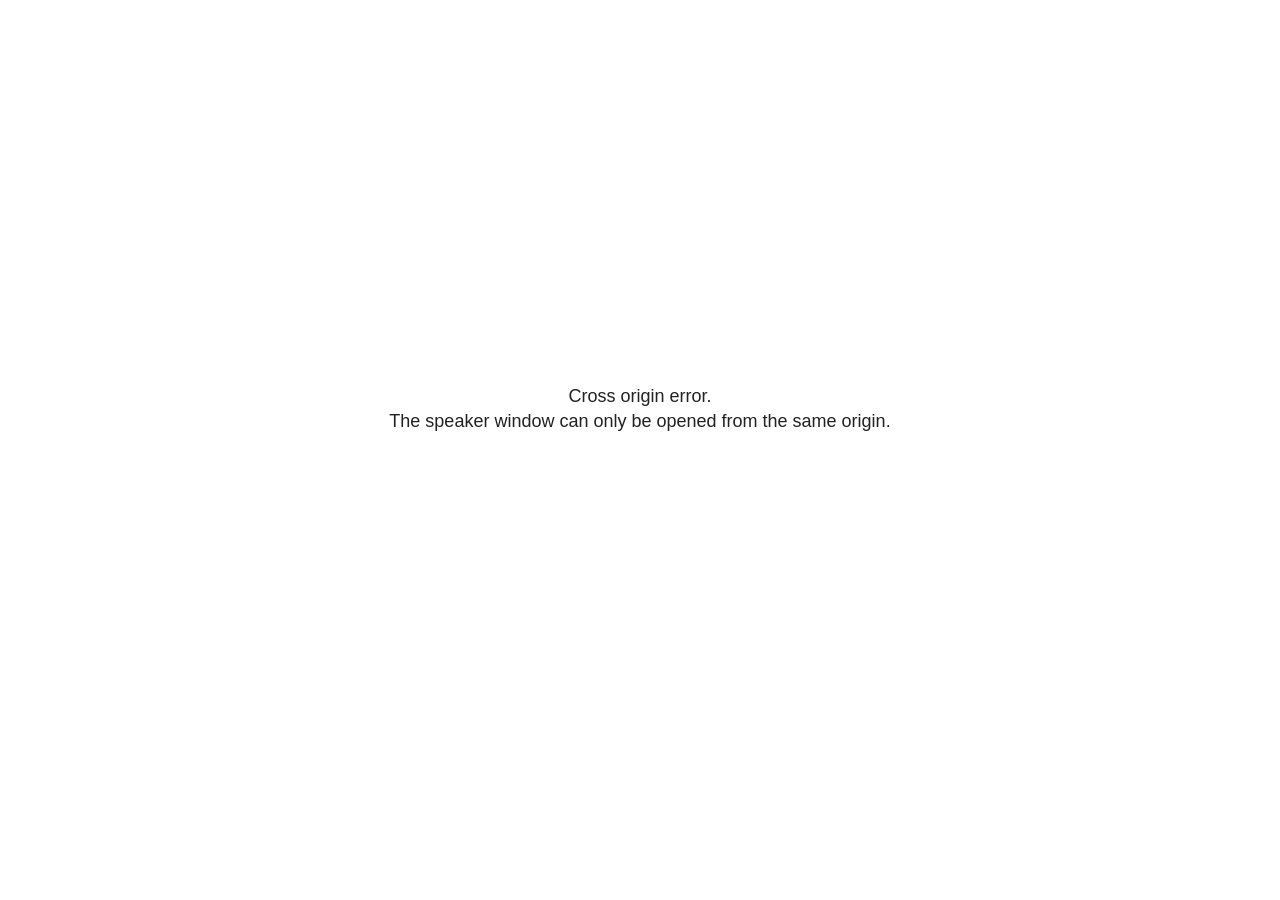
<file: 2026/kubeconjapan/reveal.js/plugin/notes/speaker-view.html>
<!--
	NOTE: You need to build the notes plugin after making changes to this file.
-->
<html lang="en">
	<head>
		<meta charset="utf-8">

		<title>reveal.js - Speaker View</title>

		<style>
			body {
				font-family: Helvetica;
				font-size: 18px;
			}

			#current-slide,
			#upcoming-slide,
			#speaker-controls {
				padding: 6px;
				box-sizing: border-box;
				-moz-box-sizing: border-box;
			}

			#current-slide iframe,
			#upcoming-slide iframe {
				width: 100%;
				height: 100%;
				border: 1px solid #ddd;
			}

			#current-slide .label,
			#upcoming-slide .label {
				position: absolute;
				top: 10px;
				left: 10px;
				z-index: 2;
			}

			#connection-status {
				position: absolute;
				top: 0;
				left: 0;
				width: 100%;
				height: 100%;
				z-index: 20;
				padding: 30% 20% 20% 20%;
				font-size: 18px;
				color: #222;
				background: #fff;
				text-align: center;
				box-sizing: border-box;
				line-height: 1.4;
			}

			.overlay-element {
				height: 34px;
				line-height: 34px;
				padding: 0 10px;
				text-shadow: none;
				background: rgba( 220, 220, 220, 0.8 );
				color: #222;
				font-size: 14px;
			}

			.overlay-element.interactive:hover {
				background: rgba( 220, 220, 220, 1 );
			}

			#current-slide {
				position: absolute;
				width: 60%;
				height: 100%;
				top: 0;
				left: 0;
				padding-right: 0;
			}

			#upcoming-slide {
				position: absolute;
				width: 40%;
				height: 40%;
				right: 0;
				top: 0;
			}

			/* Speaker controls */
			#speaker-controls {
				position: absolute;
				top: 40%;
				right: 0;
				width: 40%;
				height: 60%;
				overflow: auto;
				font-size: 18px;
			}

				.speaker-controls-time.hidden,
				.speaker-controls-notes.hidden {
					display: none;
				}

				.speaker-controls-time .label,
				.speaker-controls-pace .label,
				.speaker-controls-notes .label {
					text-transform: uppercase;
					font-weight: normal;
					font-size: 0.66em;
					color: #666;
					margin: 0;
				}

				.speaker-controls-time, .speaker-controls-pace {
					border-bottom: 1px solid rgba( 200, 200, 200, 0.5 );
					margin-bottom: 10px;
					padding: 10px 16px;
					padding-bottom: 20px;
					cursor: pointer;
				}

				.speaker-controls-time .reset-button {
					opacity: 0;
					float: right;
					color: #666;
					text-decoration: none;
				}
				.speaker-controls-time:hover .reset-button {
					opacity: 1;
				}

				.speaker-controls-time .timer,
				.speaker-controls-time .clock {
					width: 50%;
				}

				.speaker-controls-time .timer,
				.speaker-controls-time .clock,
				.speaker-controls-time .pacing .hours-value,
				.speaker-controls-time .pacing .minutes-value,
				.speaker-controls-time .pacing .seconds-value {
					font-size: 1.9em;
				}

				.speaker-controls-time .timer {
					float: left;
				}

				.speaker-controls-time .clock {
					float: right;
					text-align: right;
				}

				.speaker-controls-time span.mute {
					opacity: 0.3;
				}

				.speaker-controls-time .pacing-title {
					margin-top: 5px;
				}

				.speaker-controls-time .pacing.ahead {
					color: blue;
				}

				.speaker-controls-time .pacing.on-track {
					color: green;
				}

				.speaker-controls-time .pacing.behind {
					color: red;
				}

				.speaker-controls-notes {
					padding: 10px 16px;
				}

				.speaker-controls-notes .value {
					margin-top: 5px;
					line-height: 1.4;
					font-size: 1.2em;
				}

			/* Layout selector */
			#speaker-layout {
				position: absolute;
				top: 10px;
				right: 10px;
				color: #222;
				z-index: 10;
			}
				#speaker-layout select {
					position: absolute;
					width: 100%;
					height: 100%;
					top: 0;
					left: 0;
					border: 0;
					box-shadow: 0;
					cursor: pointer;
					opacity: 0;

					font-size: 1em;
					background-color: transparent;

					-moz-appearance: none;
					-webkit-appearance: none;
					-webkit-tap-highlight-color: rgba(0, 0, 0, 0);
				}

				#speaker-layout select:focus {
					outline: none;
					box-shadow: none;
				}

			.clear {
				clear: both;
			}

			/* Speaker layout: Wide */
			body[data-speaker-layout="wide"] #current-slide,
			body[data-speaker-layout="wide"] #upcoming-slide {
				width: 50%;
				height: 45%;
				padding: 6px;
			}

			body[data-speaker-layout="wide"] #current-slide {
				top: 0;
				left: 0;
			}

			body[data-speaker-layout="wide"] #upcoming-slide {
				top: 0;
				left: 50%;
			}

			body[data-speaker-layout="wide"] #speaker-controls {
				top: 45%;
				left: 0;
				width: 100%;
				height: 50%;
				font-size: 1.25em;
			}

			/* Speaker layout: Tall */
			body[data-speaker-layout="tall"] #current-slide,
			body[data-speaker-layout="tall"] #upcoming-slide {
				width: 45%;
				height: 50%;
				padding: 6px;
			}

			body[data-speaker-layout="tall"] #current-slide {
				top: 0;
				left: 0;
			}

			body[data-speaker-layout="tall"] #upcoming-slide {
				top: 50%;
				left: 0;
			}

			body[data-speaker-layout="tall"] #speaker-controls {
				padding-top: 40px;
				top: 0;
				left: 45%;
				width: 55%;
				height: 100%;
				font-size: 1.25em;
			}

			/* Speaker layout: Notes only */
			body[data-speaker-layout="notes-only"] #current-slide,
			body[data-speaker-layout="notes-only"] #upcoming-slide {
				display: none;
			}

			body[data-speaker-layout="notes-only"] #speaker-controls {
				padding-top: 40px;
				top: 0;
				left: 0;
				width: 100%;
				height: 100%;
				font-size: 1.25em;
			}

			@media screen and (max-width: 1080px) {
				body[data-speaker-layout="default"] #speaker-controls {
					font-size: 16px;
				}
			}

			@media screen and (max-width: 900px) {
				body[data-speaker-layout="default"] #speaker-controls {
					font-size: 14px;
				}
			}

			@media screen and (max-width: 800px) {
				body[data-speaker-layout="default"] #speaker-controls {
					font-size: 12px;
				}
			}

		</style>
	</head>

	<body>

		<div id="connection-status">Loading speaker view...</div>

		<div id="current-slide"></div>
		<div id="upcoming-slide"><span class="overlay-element label">Upcoming</span></div>
		<div id="speaker-controls">
			<div class="speaker-controls-time">
				<h4 class="label">Time <span class="reset-button">Click to Reset</span></h4>
				<div class="clock">
					<span class="clock-value">0:00 AM</span>
				</div>
				<div class="timer">
					<span class="hours-value">00</span><span class="minutes-value">:00</span><span class="seconds-value">:00</span>
				</div>
				<div class="clear"></div>

				<h4 class="label pacing-title" style="display: none">Pacing – Time to finish current slide</h4>
				<div class="pacing" style="display: none">
					<span class="hours-value">00</span><span class="minutes-value">:00</span><span class="seconds-value">:00</span>
				</div>
			</div>

			<div class="speaker-controls-notes hidden">
				<h4 class="label">Notes</h4>
				<div class="value"></div>
			</div>
		</div>
		<div id="speaker-layout" class="overlay-element interactive">
			<span class="speaker-layout-label"></span>
			<select class="speaker-layout-dropdown"></select>
		</div>

		<script>

			(function() {

				var notes,
					notesValue,
					currentState,
					currentSlide,
					upcomingSlide,
					layoutLabel,
					layoutDropdown,
					pendingCalls = {},
					lastRevealApiCallId = 0,
					connected = false

				var connectionStatus = document.querySelector( '#connection-status' );

				var SPEAKER_LAYOUTS = {
					'default': 'Default',
					'wide': 'Wide',
					'tall': 'Tall',
					'notes-only': 'Notes only'
				};

				setupLayout();

				let openerOrigin;

				try {
					openerOrigin = window.opener.location.origin;
				}
				catch ( error ) { console.warn( error ) }

				// In order to prevent XSS, the speaker view will only run if its
				// opener has the same origin as itself
				if( window.location.origin !== openerOrigin ) {
					connectionStatus.innerHTML = 'Cross origin error.<br>The speaker window can only be opened from the same origin.';
					return;
				}

				var connectionTimeout = setTimeout( function() {
					connectionStatus.innerHTML = 'Error connecting to main window.<br>Please try closing and reopening the speaker view.';
				}, 5000 );

				window.addEventListener( 'message', function( event ) {

					// Validate the origin of all messages to avoid parsing messages
					// that aren't meant for us. Ignore when running off file:// so
					// that the speaker view continues to work without a web server.
					if( window.location.origin !== event.origin && window.location.origin !== 'file://' ) {
						return
					}

					clearTimeout( connectionTimeout );
					connectionStatus.style.display = 'none';

					var data = JSON.parse( event.data );

					// The overview mode is only useful to the reveal.js instance
					// where navigation occurs so we don't sync it
					if( data.state ) delete data.state.overview;

					// Messages sent by the notes plugin inside of the main window
					if( data && data.namespace === 'reveal-notes' ) {
						if( data.type === 'connect' ) {
							handleConnectMessage( data );
						}
						else if( data.type === 'state' ) {
							handleStateMessage( data );
						}
						else if( data.type === 'return' ) {
							pendingCalls[data.callId](data.result);
							delete pendingCalls[data.callId];
						}
					}
					// Messages sent by the reveal.js inside of the current slide preview
					else if( data && data.namespace === 'reveal' ) {
						if( /ready/.test( data.eventName ) ) {
							// Send a message back to notify that the handshake is complete
							window.opener.postMessage( JSON.stringify({ namespace: 'reveal-notes', type: 'connected'} ), '*' );
						}
						else if( /slidechanged|fragmentshown|fragmenthidden|paused|resumed/.test( data.eventName ) && currentState !== JSON.stringify( data.state ) ) {

							dispatchStateToMainWindow( data.state );

						}
					}

				} );

				/**
				 * Updates the presentation in the main window to match the state
				 * of the presentation in the notes window.
				 */
				const dispatchStateToMainWindow = debounce(( state ) => {
					window.opener.postMessage( JSON.stringify({ method: 'setState', args: [ state ]} ), '*' );
				}, 500);

				/**
				 * Asynchronously calls the Reveal.js API of the main frame.
				 */
				function callRevealApi( methodName, methodArguments, callback ) {

					var callId = ++lastRevealApiCallId;
					pendingCalls[callId] = callback;
					window.opener.postMessage( JSON.stringify( {
						namespace: 'reveal-notes',
						type: 'call',
						callId: callId,
						methodName: methodName,
						arguments: methodArguments
					} ), '*' );

				}

				/**
				 * Called when the main window is trying to establish a
				 * connection.
				 */
				function handleConnectMessage( data ) {

					if( connected === false ) {
						connected = true;

						setupIframes( data );
						setupKeyboard();
						setupNotes();
						setupTimer();
						setupHeartbeat();
					}

				}

				/**
				 * Called when the main window sends an updated state.
				 */
				function handleStateMessage( data ) {

					// Store the most recently set state to avoid circular loops
					// applying the same state
					currentState = JSON.stringify( data.state );

					// No need for updating the notes in case of fragment changes
					if ( data.notes ) {
						notes.classList.remove( 'hidden' );
						notesValue.style.whiteSpace = data.whitespace;
						if( data.markdown ) {
							notesValue.innerHTML = marked( data.notes );
						}
						else {
							notesValue.innerHTML = data.notes;
						}
					}
					else {
						notes.classList.add( 'hidden' );
					}

					// Update the note slides
					currentSlide.contentWindow.postMessage( JSON.stringify({ method: 'setState', args: [ data.state ] }), '*' );
					upcomingSlide.contentWindow.postMessage( JSON.stringify({ method: 'setState', args: [ data.state ] }), '*' );
					upcomingSlide.contentWindow.postMessage( JSON.stringify({ method: 'next' }), '*' );

				}

				// Limit to max one state update per X ms
				handleStateMessage = debounce( handleStateMessage, 200 );

				/**
				 * Forward keyboard events to the current slide window.
				 * This enables keyboard events to work even if focus
				 * isn't set on the current slide iframe.
				 *
				 * Block F5 default handling, it reloads and disconnects
				 * the speaker notes window.
				 */
				function setupKeyboard() {

					document.addEventListener( 'keydown', function( event ) {
						if( event.keyCode === 116 || ( event.metaKey && event.keyCode === 82 ) ) {
							event.preventDefault();
							return false;
						}
						currentSlide.contentWindow.postMessage( JSON.stringify({ method: 'triggerKey', args: [ event.keyCode ] }), '*' );
					} );

				}

				/**
				 * Creates the preview iframes.
				 */
				function setupIframes( data ) {

					var params = [
						'receiver',
						'progress=false',
						'history=false',
						'transition=none',
						'autoSlide=0',
						'backgroundTransition=none'
					].join( '&' );

					var urlSeparator = /\?/.test(data.url) ? '&' : '?';
					var hash = '#/' + data.state.indexh + '/' + data.state.indexv;
					var currentURL = data.url + urlSeparator + params + '&scrollActivationWidth=false&postMessageEvents=true' + hash;
					var upcomingURL = data.url + urlSeparator + params + '&scrollActivationWidth=false&controls=false' + hash;

					currentSlide = document.createElement( 'iframe' );
					currentSlide.setAttribute( 'width', 1280 );
					currentSlide.setAttribute( 'height', 1024 );
					currentSlide.setAttribute( 'src', currentURL );
					document.querySelector( '#current-slide' ).appendChild( currentSlide );

					upcomingSlide = document.createElement( 'iframe' );
					upcomingSlide.setAttribute( 'width', 640 );
					upcomingSlide.setAttribute( 'height', 512 );
					upcomingSlide.setAttribute( 'src', upcomingURL );
					document.querySelector( '#upcoming-slide' ).appendChild( upcomingSlide );

				}

				/**
				 * Setup the notes UI.
				 */
				function setupNotes() {

					notes = document.querySelector( '.speaker-controls-notes' );
					notesValue = document.querySelector( '.speaker-controls-notes .value' );

				}

				/**
				 * We send out a heartbeat at all times to ensure we can
				 * reconnect with the main presentation window after reloads.
				 */
				function setupHeartbeat() {

					setInterval( () => {
						window.opener.postMessage( JSON.stringify({ namespace: 'reveal-notes', type: 'heartbeat'} ), '*' );
					}, 1000 );

				}

				function getTimings( callback ) {

					callRevealApi( 'getSlidesAttributes', [], function ( slideAttributes ) {
						callRevealApi( 'getConfig', [], function ( config ) {
							var totalTime = config.totalTime;
							var minTimePerSlide = config.minimumTimePerSlide || 0;
							var defaultTiming = config.defaultTiming;
							if ((defaultTiming == null) && (totalTime == null)) {
								callback(null);
								return;
							}
							// Setting totalTime overrides defaultTiming
							if (totalTime) {
								defaultTiming = 0;
							}
							var timings = [];
							for ( var i in slideAttributes ) {
								var slide = slideAttributes[ i ];
								var timing = defaultTiming;
								if( slide.hasOwnProperty( 'data-timing' )) {
									var t = slide[ 'data-timing' ];
									timing = parseInt(t);
									if( isNaN(timing) ) {
										console.warn("Could not parse timing '" + t + "' of slide " + i + "; using default of " + defaultTiming);
										timing = defaultTiming;
									}
								}
								timings.push(timing);
							}
							if ( totalTime ) {
								// After we've allocated time to individual slides, we summarize it and
								// subtract it from the total time
								var remainingTime = totalTime - timings.reduce( function(a, b) { return a + b; }, 0 );
								// The remaining time is divided by the number of slides that have 0 seconds
								// allocated at the moment, giving the average time-per-slide on the remaining slides
								var remainingSlides = (timings.filter( function(x) { return x == 0 }) ).length
								var timePerSlide = Math.round( remainingTime / remainingSlides, 0 )
								// And now we replace every zero-value timing with that average
								timings = timings.map( function(x) { return (x==0 ? timePerSlide : x) } );
							}
							var slidesUnderMinimum = timings.filter( function(x) { return (x < minTimePerSlide) } ).length
							if ( slidesUnderMinimum ) {
								message = "The pacing time for " + slidesUnderMinimum + " slide(s) is under the configured minimum of " + minTimePerSlide + " seconds. Check the data-timing attribute on individual slides, or consider increasing the totalTime or minimumTimePerSlide configuration options (or removing some slides).";
								alert(message);
							}
							callback( timings );
						} );
					} );

				}

				/**
				 * Return the number of seconds allocated for presenting
				 * all slides up to and including this one.
				 */
				function getTimeAllocated( timings, callback ) {

					callRevealApi( 'getSlidePastCount', [], function ( currentSlide ) {
						var allocated = 0;
						for (var i in timings.slice(0, currentSlide + 1)) {
							allocated += timings[i];
						}
						callback( allocated );
					} );

				}

				/**
				 * Create the timer and clock and start updating them
				 * at an interval.
				 */
				function setupTimer() {

					var start = new Date(),
					timeEl = document.querySelector( '.speaker-controls-time' ),
					clockEl = timeEl.querySelector( '.clock-value' ),
					hoursEl = timeEl.querySelector( '.hours-value' ),
					minutesEl = timeEl.querySelector( '.minutes-value' ),
					secondsEl = timeEl.querySelector( '.seconds-value' ),
					pacingTitleEl = timeEl.querySelector( '.pacing-title' ),
					pacingEl = timeEl.querySelector( '.pacing' ),
					pacingHoursEl = pacingEl.querySelector( '.hours-value' ),
					pacingMinutesEl = pacingEl.querySelector( '.minutes-value' ),
					pacingSecondsEl = pacingEl.querySelector( '.seconds-value' );

					var timings = null;
					getTimings( function ( _timings ) {

						timings = _timings;
						if (_timings !== null) {
							pacingTitleEl.style.removeProperty('display');
							pacingEl.style.removeProperty('display');
						}

						// Update once directly
						_updateTimer();

						// Then update every second
						setInterval( _updateTimer, 1000 );

					} );


					function _resetTimer() {

						if (timings == null) {
							start = new Date();
							_updateTimer();
						}
						else {
							// Reset timer to beginning of current slide
							getTimeAllocated( timings, function ( slideEndTimingSeconds ) {
								var slideEndTiming = slideEndTimingSeconds * 1000;
								callRevealApi( 'getSlidePastCount', [], function ( currentSlide ) {
									var currentSlideTiming = timings[currentSlide] * 1000;
									var previousSlidesTiming = slideEndTiming - currentSlideTiming;
									var now = new Date();
									start = new Date(now.getTime() - previousSlidesTiming);
									_updateTimer();
								} );
							} );
						}

					}

					timeEl.addEventListener( 'click', function() {
						_resetTimer();
						return false;
					} );

					function _displayTime( hrEl, minEl, secEl, time) {

						var sign = Math.sign(time) == -1 ? "-" : "";
						time = Math.abs(Math.round(time / 1000));
						var seconds = time % 60;
						var minutes = Math.floor( time / 60 ) % 60 ;
						var hours = Math.floor( time / ( 60 * 60 )) ;
						hrEl.innerHTML = sign + zeroPadInteger( hours );
						if (hours == 0) {
							hrEl.classList.add( 'mute' );
						}
						else {
							hrEl.classList.remove( 'mute' );
						}
						minEl.innerHTML = ':' + zeroPadInteger( minutes );
						if (hours == 0 && minutes == 0) {
							minEl.classList.add( 'mute' );
						}
						else {
							minEl.classList.remove( 'mute' );
						}
						secEl.innerHTML = ':' + zeroPadInteger( seconds );
					}

					function _updateTimer() {

						var diff, hours, minutes, seconds,
						now = new Date();

						diff = now.getTime() - start.getTime();

						clockEl.innerHTML = now.toLocaleTimeString( 'en-US', { hour12: true, hour: '2-digit', minute:'2-digit' } );
						_displayTime( hoursEl, minutesEl, secondsEl, diff );
						if (timings !== null) {
							_updatePacing(diff);
						}

					}

					function _updatePacing(diff) {

						getTimeAllocated( timings, function ( slideEndTimingSeconds ) {
							var slideEndTiming = slideEndTimingSeconds * 1000;

							callRevealApi( 'getSlidePastCount', [], function ( currentSlide ) {
								var currentSlideTiming = timings[currentSlide] * 1000;
								var timeLeftCurrentSlide = slideEndTiming - diff;
								if (timeLeftCurrentSlide < 0) {
									pacingEl.className = 'pacing behind';
								}
								else if (timeLeftCurrentSlide < currentSlideTiming) {
									pacingEl.className = 'pacing on-track';
								}
								else {
									pacingEl.className = 'pacing ahead';
								}
								_displayTime( pacingHoursEl, pacingMinutesEl, pacingSecondsEl, timeLeftCurrentSlide );
							} );
						} );
					}

				}

				/**
				 * Sets up the speaker view layout and layout selector.
				 */
				function setupLayout() {

					layoutDropdown = document.querySelector( '.speaker-layout-dropdown' );
					layoutLabel = document.querySelector( '.speaker-layout-label' );

					// Render the list of available layouts
					for( var id in SPEAKER_LAYOUTS ) {
						var option = document.createElement( 'option' );
						option.setAttribute( 'value', id );
						option.textContent = SPEAKER_LAYOUTS[ id ];
						layoutDropdown.appendChild( option );
					}

					// Monitor the dropdown for changes
					layoutDropdown.addEventListener( 'change', function( event ) {

						setLayout( layoutDropdown.value );

					}, false );

					// Restore any currently persisted layout
					setLayout( getLayout() );

				}

				/**
				 * Sets a new speaker view layout. The layout is persisted
				 * in local storage.
				 */
				function setLayout( value ) {

					var title = SPEAKER_LAYOUTS[ value ];

					layoutLabel.innerHTML = 'Layout' + ( title ? ( ': ' + title ) : '' );
					layoutDropdown.value = value;

					document.body.setAttribute( 'data-speaker-layout', value );

					// Persist locally
					if( supportsLocalStorage() ) {
						window.localStorage.setItem( 'reveal-speaker-layout', value );
					}

				}

				/**
				 * Returns the ID of the most recently set speaker layout
				 * or our default layout if none has been set.
				 */
				function getLayout() {

					if( supportsLocalStorage() ) {
						var layout = window.localStorage.getItem( 'reveal-speaker-layout' );
						if( layout ) {
							return layout;
						}
					}

					// Default to the first record in the layouts hash
					for( var id in SPEAKER_LAYOUTS ) {
						return id;
					}

				}

				function supportsLocalStorage() {

					try {
						localStorage.setItem('test', 'test');
						localStorage.removeItem('test');
						return true;
					}
					catch( e ) {
						return false;
					}

				}

				function zeroPadInteger( num ) {

					var str = '00' + parseInt( num );
					return str.substring( str.length - 2 );

				}

				/**
				 * Limits the frequency at which a function can be called.
				 */
				function debounce( fn, ms ) {

					var lastTime = 0,
						timeout;

					return function() {

						var args = arguments;
						var context = this;

						clearTimeout( timeout );

						var timeSinceLastCall = Date.now() - lastTime;
						if( timeSinceLastCall > ms ) {
							fn.apply( context, args );
							lastTime = Date.now();
						}
						else {
							timeout = setTimeout( function() {
								fn.apply( context, args );
								lastTime = Date.now();
							}, ms - timeSinceLastCall );
						}

					}

				}

			})();

		</script>
	</body>
</html>
</file>
<file: 2026/kubeconjapan/reveal.js/dist/theme/white.css>
/**
 * White theme for reveal.js. This is the opposite of the 'black' theme.
 *
 * By Hakim El Hattab, http://hakim.se
 */
@import url(./fonts/source-sans-pro/source-sans-pro.css);
section.has-dark-background, section.has-dark-background h1, section.has-dark-background h2, section.has-dark-background h3, section.has-dark-background h4, section.has-dark-background h5, section.has-dark-background h6 {
  color: #fff;
}

/*********************************************
 * GLOBAL STYLES
 *********************************************/
:root {
  --r-background-color: #fff;
  --r-main-font: Source Sans Pro, Helvetica, sans-serif;
  --r-main-font-size: 42px;
  --r-main-color: #222;
  --r-block-margin: 20px;
  --r-heading-margin: 0 0 20px 0;
  --r-heading-font: Source Sans Pro, Helvetica, sans-serif;
  --r-heading-color: #222;
  --r-heading-line-height: 1.2;
  --r-heading-letter-spacing: normal;
  --r-heading-text-transform: uppercase;
  --r-heading-text-shadow: none;
  --r-heading-font-weight: 600;
  --r-heading1-text-shadow: none;
  --r-heading1-size: 2.5em;
  --r-heading2-size: 1.6em;
  --r-heading3-size: 1.3em;
  --r-heading4-size: 1em;
  --r-code-font: monospace;
  --r-link-color: #2a76dd;
  --r-link-color-dark: #1a53a1;
  --r-link-color-hover: #6ca0e8;
  --r-selection-background-color: #98bdef;
  --r-selection-color: #fff;
  --r-overlay-element-bg-color: 0, 0, 0;
  --r-overlay-element-fg-color: 240, 240, 240;
}

.reveal-viewport {
  background: #fff;
  background-color: var(--r-background-color);
}

.reveal {
  font-family: var(--r-main-font);
  font-size: var(--r-main-font-size);
  font-weight: normal;
  color: var(--r-main-color);
}

.reveal ::selection {
  color: var(--r-selection-color);
  background: var(--r-selection-background-color);
  text-shadow: none;
}

.reveal ::-moz-selection {
  color: var(--r-selection-color);
  background: var(--r-selection-background-color);
  text-shadow: none;
}

.reveal .slides section,
.reveal .slides section > section {
  line-height: 1.3;
  font-weight: inherit;
}

/*********************************************
 * HEADERS
 *********************************************/
.reveal h1,
.reveal h2,
.reveal h3,
.reveal h4,
.reveal h5,
.reveal h6 {
  margin: var(--r-heading-margin);
  color: var(--r-heading-color);
  font-family: var(--r-heading-font);
  font-weight: var(--r-heading-font-weight);
  line-height: var(--r-heading-line-height);
  letter-spacing: var(--r-heading-letter-spacing);
  text-transform: var(--r-heading-text-transform);
  text-shadow: var(--r-heading-text-shadow);
  word-wrap: break-word;
}

.reveal h1 {
  font-size: var(--r-heading1-size);
}

.reveal h2 {
  font-size: var(--r-heading2-size);
}

.reveal h3 {
  font-size: var(--r-heading3-size);
}

.reveal h4 {
  font-size: var(--r-heading4-size);
}

.reveal h1 {
  text-shadow: var(--r-heading1-text-shadow);
}

/*********************************************
 * OTHER
 *********************************************/
.reveal p {
  margin: var(--r-block-margin) 0;
  line-height: 1.3;
}

/* Remove trailing margins after titles */
.reveal h1:last-child,
.reveal h2:last-child,
.reveal h3:last-child,
.reveal h4:last-child,
.reveal h5:last-child,
.reveal h6:last-child {
  margin-bottom: 0;
}

/* Ensure certain elements are never larger than the slide itself */
.reveal img,
.reveal video,
.reveal iframe {
  max-width: 95%;
  max-height: 95%;
}

.reveal strong,
.reveal b {
  font-weight: bold;
}

.reveal em {
  font-style: italic;
}

.reveal ol,
.reveal dl,
.reveal ul {
  display: inline-block;
  text-align: left;
  margin: 0 0 0 1em;
}

.reveal ol {
  list-style-type: decimal;
}

.reveal ul {
  list-style-type: disc;
}

.reveal ul ul {
  list-style-type: square;
}

.reveal ul ul ul {
  list-style-type: circle;
}

.reveal ul ul,
.reveal ul ol,
.reveal ol ol,
.reveal ol ul {
  display: block;
  margin-left: 40px;
}

.reveal dt {
  font-weight: bold;
}

.reveal dd {
  margin-left: 40px;
}

.reveal blockquote {
  display: block;
  position: relative;
  width: 70%;
  margin: var(--r-block-margin) auto;
  padding: 5px;
  font-style: italic;
  background: rgba(255, 255, 255, 0.05);
  box-shadow: 0px 0px 2px rgba(0, 0, 0, 0.2);
}

.reveal blockquote p:first-child,
.reveal blockquote p:last-child {
  display: inline-block;
}

.reveal q {
  font-style: italic;
}

.reveal pre {
  display: block;
  position: relative;
  width: 90%;
  margin: var(--r-block-margin) auto;
  text-align: left;
  font-size: 0.55em;
  font-family: var(--r-code-font);
  line-height: 1.2em;
  word-wrap: break-word;
  box-shadow: 0px 5px 15px rgba(0, 0, 0, 0.15);
}

.reveal code {
  font-family: var(--r-code-font);
  text-transform: none;
  tab-size: 2;
}

.reveal pre code {
  display: block;
  padding: 5px;
  overflow: auto;
  max-height: 400px;
  word-wrap: normal;
}

.reveal .code-wrapper {
  white-space: normal;
}

.reveal .code-wrapper code {
  white-space: pre;
}

.reveal table {
  margin: auto;
  border-collapse: collapse;
  border-spacing: 0;
}

.reveal table th {
  font-weight: bold;
}

.reveal table th,
.reveal table td {
  text-align: left;
  padding: 0.2em 0.5em 0.2em 0.5em;
  border-bottom: 1px solid;
}

.reveal table th[align=center],
.reveal table td[align=center] {
  text-align: center;
}

.reveal table th[align=right],
.reveal table td[align=right] {
  text-align: right;
}

.reveal table tbody tr:last-child th,
.reveal table tbody tr:last-child td {
  border-bottom: none;
}

.reveal sup {
  vertical-align: super;
  font-size: smaller;
}

.reveal sub {
  vertical-align: sub;
  font-size: smaller;
}

.reveal small {
  display: inline-block;
  font-size: 0.6em;
  line-height: 1.2em;
  vertical-align: top;
}

.reveal small * {
  vertical-align: top;
}

.reveal img {
  margin: var(--r-block-margin) 0;
}

/*********************************************
 * LINKS
 *********************************************/
.reveal a {
  color: var(--r-link-color);
  text-decoration: none;
  transition: color 0.15s ease;
}

.reveal a:hover {
  color: var(--r-link-color-hover);
  text-shadow: none;
  border: none;
}

.reveal .roll span:after {
  color: #fff;
  background: var(--r-link-color-dark);
}

/*********************************************
 * Frame helper
 *********************************************/
.reveal .r-frame {
  border: 4px solid var(--r-main-color);
  box-shadow: 0 0 10px rgba(0, 0, 0, 0.15);
}

.reveal a .r-frame {
  transition: all 0.15s linear;
}

.reveal a:hover .r-frame {
  border-color: var(--r-link-color);
  box-shadow: 0 0 20px rgba(0, 0, 0, 0.55);
}

/*********************************************
 * NAVIGATION CONTROLS
 *********************************************/
.reveal .controls {
  color: var(--r-link-color);
}

/*********************************************
 * PROGRESS BAR
 *********************************************/
.reveal .progress {
  background: rgba(0, 0, 0, 0.2);
  color: var(--r-link-color);
}

/*********************************************
 * PRINT BACKGROUND
 *********************************************/
@media print {
  .backgrounds {
    background-color: var(--r-background-color);
  }
}
</file>
<file: 2026/kubeconjapan/reveal.js/plugin/highlight/monokai.css>
/*
Monokai style - ported by Luigi Maselli - http://grigio.org
*/

.hljs {
  display: block;
  overflow-x: auto;
  padding: 0.5em;
  background: #272822;
  color: #ddd;
}

.hljs-tag,
.hljs-keyword,
.hljs-selector-tag,
.hljs-literal,
.hljs-strong,
.hljs-name {
  color: #f92672;
}

.hljs-code {
  color: #66d9ef;
}

.hljs-class .hljs-title {
  color: white;
}

.hljs-attribute,
.hljs-symbol,
.hljs-regexp,
.hljs-link {
  color: #bf79db;
}

.hljs-string,
.hljs-bullet,
.hljs-subst,
.hljs-title,
.hljs-section,
.hljs-emphasis,
.hljs-type,
.hljs-built_in,
.hljs-builtin-name,
.hljs-selector-attr,
.hljs-selector-pseudo,
.hljs-addition,
.hljs-variable,
.hljs-template-tag,
.hljs-template-variable {
  color: #a6e22e;
}

.hljs-comment,
.hljs-quote,
.hljs-deletion,
.hljs-meta {
  color: #75715e;
}

.hljs-keyword,
.hljs-selector-tag,
.hljs-literal,
.hljs-doctag,
.hljs-title,
.hljs-section,
.hljs-type,
.hljs-selector-id {
  font-weight: bold;
}
</file>
<file: 2026/kubeconjapan/css/theme.css>
/* =====================================================================
   KubeCon + CloudNativeCon Japan 2026 — shared design system
   Overrides reveal.js base + white.css to the official brand look.
   Offline-safe: no runtime CDN dependencies.
   ===================================================================== */

/* ---------------------------------------------------------------------
   1. Brand palette + tokens (exact hex from official template SVGs)
   --------------------------------------------------------------------- */
:root {
  /* Core brand */
  --kc-blue:    #3939D9;  /* primary brand blue background */
  --kc-blue-lt: #5050D3;  /* lighter blue (geometric accents) */
  --kc-navy:    #06062D;  /* deep navy (dark sections / text on light) */
  --kc-muted:   #4852A3;  /* muted purple-blue (secondary) */
  --kc-red:     #F33357;  /* RED ACCENT — reserved ONLY for virtual/dashed/Liqo */
  --kc-yellow:  #FFE100;  /* template mosaic yellow — decorative accents only */
  --kc-tpl-red: #F50A0E;  /* template mosaic red — decorative accents only (NOT the virtual red) */
  --kc-white:   #FFFFFF;
  --kc-ink:     #0B0B1A;  /* near-black body ink on white slides */

  /* Capacity color-coding tokens (consistent across all diagrams) */
  --cap-onprem:   #3939D9;  /* on-prem   = blue  */
  --cap-spot:     #F0A93B;  /* spot      = amber */
  --cap-ondemand: #22B07D;  /* on-demand = green */

  /* [FILL] placeholder accent (amber highlight) */
  --kc-fill-bg:     #FFE9A8;
  --kc-fill-border: #F0A93B;
  --kc-fill-ink:    #5A3E00;

  /* Typography scale */
  --kc-font: "Clarity City", "Inter", "Helvetica Neue", "Segoe UI",
             system-ui, -apple-system, sans-serif;
  --kc-mono: "SF Mono", "JetBrains Mono", "Fira Code", "Menlo",
             "Consolas", monospace;

  /* Spacing rhythm */
  --kc-gap:   28px;
  --kc-pad:   48px;
  --kc-radius: 12px;
}

/* ---------------------------------------------------------------------
   2. Reveal base — default deck reads as the DARK BLUE brand
   --------------------------------------------------------------------- */
.reveal {
  font-family: var(--kc-font);
  font-size: 40px;
  font-weight: 400;
  color: var(--kc-white);
  -webkit-font-smoothing: antialiased;
  -moz-osx-font-smoothing: grayscale;
}

/* Override reveal-white.css light background: brand blue is the default */
.reveal-viewport,
body {
  background: var(--kc-blue);
  background-color: var(--kc-blue);
}

.reveal .slides {
  text-align: left;
}

.reveal .slides section {
  height: 100%;
  padding: var(--kc-pad);
  box-sizing: border-box;
}

/* Headings — bold, tight leading */
.reveal h1,
.reveal h2,
.reveal h3,
.reveal h4 {
  font-family: var(--kc-font);
  color: var(--kc-white);
  line-height: 1.05;
  letter-spacing: -0.01em;
  margin: 0 0 0.4em 0;
  text-transform: none;
  text-shadow: none;
}
.reveal h1 { font-size: 1.9em;  font-weight: 800; }
.reveal h2 { font-size: 1.45em; font-weight: 800; }
.reveal h3 { font-size: 1.15em; font-weight: 700; }
.reveal h4 { font-size: 1.0em;  font-weight: 700; }

.reveal p,
.reveal li {
  line-height: 1.35;
  font-weight: 400;
}

.reveal a {
  color: var(--kc-blue-lt);
  text-decoration: none;
}
.reveal strong { font-weight: 700; }
.reveal em { font-style: italic; }

.reveal ul,
.reveal ol {
  display: block;
  margin-left: 1em;
}

/* ---------------------------------------------------------------------
   3. Slide variants
   --------------------------------------------------------------------- */
/* Dark (default brand) — blue background, white text */
.reveal .slides section.slide-dark {
  background: var(--kc-blue);
  color: var(--kc-white);
}
.reveal .slides section.slide-dark h1,
.reveal .slides section.slide-dark h2,
.reveal .slides section.slide-dark h3,
.reveal .slides section.slide-dark h4 {
  color: var(--kc-white);
}

/* Light — white background, navy ink */
.reveal .slides section.slide-light {
  background: var(--kc-white);
  color: var(--kc-ink);
}
.reveal .slides section.slide-light h1,
.reveal .slides section.slide-light h2,
.reveal .slides section.slide-light h3,
.reveal .slides section.slide-light h4 {
  color: var(--kc-navy);
}
.reveal .slides section.slide-light p,
.reveal .slides section.slide-light li {
  color: var(--kc-ink);
}
.reveal .slides section.slide-light a {
  color: var(--kc-blue);
}

/* ---------------------------------------------------------------------
   4. Footer — branded tag line pinned to slide bottom
   --------------------------------------------------------------------- */
.kc-footer {
  position: absolute;
  left: var(--kc-pad);
  right: var(--kc-pad);
  bottom: 24px;
  display: flex;
  align-items: center;
  justify-content: space-between;
  font-size: 0.5em;
  font-weight: 600;
  letter-spacing: 0.02em;
  opacity: 0.85;
  pointer-events: none;
}
.kc-footer .kc-pagenum {
  font-variant-numeric: tabular-nums;
  min-width: 2ch;
}
/* On light slides, footer ink flips to navy */
.reveal .slides section.slide-light .kc-footer {
  color: var(--kc-navy);
}

/* ---------------------------------------------------------------------
   5. Requirement pills — fixed corner cluster
   UNIFY / TRANSPARENT / GLOBAL QUEUE / REAL FAILOVER
   --------------------------------------------------------------------- */
.kc-pills {
  position: absolute;
  top: 32px;
  right: 32px;
  display: flex;
  flex-direction: column;
  align-items: flex-end;
  gap: 10px;
  z-index: 5;
}
.kc-pill {
  display: inline-block;
  font-size: 0.42em;
  font-weight: 700;
  letter-spacing: 0.06em;
  text-transform: uppercase;
  padding: 8px 16px;
  border-radius: 999px;
  /* Unlit = dim / outline */
  color: rgba(255, 255, 255, 0.55);
  border: 2px solid rgba(255, 255, 255, 0.35);
  background: transparent;
  transition: all 0.2s ease;
  white-space: nowrap;
}
/* Lit = filled brand blue / highlighted */
.kc-pill.lit {
  color: var(--kc-white);
  background: var(--kc-blue-lt);
  border-color: var(--kc-white);
  box-shadow: 0 0 0 2px rgba(80, 80, 211, 0.4);
}
/* Pills on light slides get navy outline when unlit */
.reveal .slides section.slide-light .kc-pill {
  color: var(--kc-muted);
  border-color: rgba(72, 82, 163, 0.5);
}
.reveal .slides section.slide-light .kc-pill.lit {
  color: var(--kc-white);
  background: var(--kc-blue);
  border-color: var(--kc-blue);
}

/* ---------------------------------------------------------------------
   6. Capacity legend + color tokens (consistent everywhere)
   --------------------------------------------------------------------- */
.cap-legend {
  display: flex;
  align-items: center;
  gap: 28px;
  font-size: 0.5em;
  font-weight: 600;
}
.cap-legend > span {
  display: inline-flex;
  align-items: center;
  gap: 8px;
}
.cap-legend > span::before {
  content: "";
  display: inline-block;
  width: 0.9em;
  height: 0.9em;
  border-radius: 3px;
  background: currentColor;
}

/* Color / fill / border utilities */
.cap-onprem   { color: var(--cap-onprem);   fill: var(--cap-onprem);   border-color: var(--cap-onprem); }
.cap-spot     { color: var(--cap-spot);     fill: var(--cap-spot);     border-color: var(--cap-spot); }
.cap-ondemand { color: var(--cap-ondemand); fill: var(--cap-ondemand); border-color: var(--cap-ondemand); }

/* ---------------------------------------------------------------------
   7. Virtual / Liqo accent
   RED reserved for virtual/dashed/Liqo only
   --------------------------------------------------------------------- */
.kc-virtual {
  color: var(--kc-red);
  border: 2px dashed var(--kc-red);
  fill: none;
  stroke: var(--kc-red);
  border-radius: var(--kc-radius);
  padding: 0.3em 0.5em;
}
/* SVG virtual nodes / dashed edges */
.kc-virtual line,
.kc-virtual path,
.kc-virtual rect,
.kc-virtual .edge {
  stroke: var(--kc-red);
  stroke-dasharray: 6 6;
  fill: none;
}

/* ---------------------------------------------------------------------
   8. [FILL] placeholder — obvious, never mistaken for real data
   --------------------------------------------------------------------- */
.kc-fill {
  display: inline-block;
  font-family: var(--kc-mono);
  font-weight: 700;
  font-size: 0.9em;
  color: var(--kc-fill-ink);
  background: var(--kc-fill-bg);
  border: 2px dashed var(--kc-fill-border);
  border-radius: 6px;
  padding: 0.05em 0.4em;
  line-height: 1.2;
}

/* ---------------------------------------------------------------------
   9. YAML / code — slide-10 renders LARGE and readable
   works with highlight.js (monokai theme)
   --------------------------------------------------------------------- */
.reveal pre {
  width: 100%;
  margin: 0.5em 0;
  box-shadow: 0 8px 24px rgba(6, 6, 45, 0.35);
  border-radius: var(--kc-radius);
  font-size: 1em;
}
.reveal pre code {
  font-family: var(--kc-mono);
  font-size: 0.62em;      /* LARGE relative to reveal base 40px */
  line-height: 1.5;
  padding: 24px 28px;
  max-height: none;
  border-radius: var(--kc-radius);
  overflow: visible;
  tab-size: 2;
}
/* Inline code */
.reveal code:not(pre code) {
  font-family: var(--kc-mono);
  font-size: 0.85em;
  background: rgba(255, 255, 255, 0.12);
  padding: 0.1em 0.35em;
  border-radius: 5px;
}
.reveal .slides section.slide-light code:not(pre code) {
  background: rgba(57, 57, 217, 0.1);
  color: var(--kc-navy);
}

/* ---------------------------------------------------------------------
   10. Utility — heading scale helpers, lead, grid, card, quote
   --------------------------------------------------------------------- */
/* Lead paragraph */
.kc-lead {
  font-size: 1.1em;
  font-weight: 400;
  line-height: 1.4;
  max-width: 26em;
  opacity: 0.95;
}

/* Heading-scale helpers */
.kc-xl { font-size: 2.2em; font-weight: 800; line-height: 1.02; }
.kc-lg { font-size: 1.6em; font-weight: 800; line-height: 1.08; }
.kc-sm { font-size: 0.7em; font-weight: 600; }

/* Two-column grid */
.kc-cols {
  display: grid;
  grid-template-columns: 1fr 1fr;
  gap: var(--kc-gap);
  align-items: start;
}
.kc-cols.kc-cols-3 { grid-template-columns: repeat(3, 1fr); }

/* Card */
.kc-card {
  background: rgba(255, 255, 255, 0.08);
  border: 1px solid rgba(255, 255, 255, 0.18);
  border-radius: var(--kc-radius);
  padding: var(--kc-gap);
}
.reveal .slides section.slide-light .kc-card {
  background: #F4F5FC;
  border-color: rgba(72, 82, 163, 0.2);
  color: var(--kc-ink);
}

/* Quote banner */
.kc-quote {
  border-left: 6px solid var(--kc-blue-lt);
  padding: 0.3em 0 0.3em 0.8em;
  font-size: 1.15em;
  font-weight: 600;
  font-style: italic;
  line-height: 1.3;
}
.reveal .slides section.slide-light .kc-quote {
  border-left-color: var(--kc-blue);
  color: var(--kc-navy);
}

/* ---------------------------------------------------------------------
   11. Background scrim — darken imagery for text contrast
   --------------------------------------------------------------------- */
.reveal .slides section.bg-scrim::before {
  content: "";
  position: absolute;
  inset: 0;
  background: linear-gradient(180deg,
              rgba(6, 6, 45, 0.55) 0%,
              rgba(6, 6, 45, 0.72) 100%);
  z-index: 0;
  pointer-events: none;
}
.reveal .slides section.bg-scrim > * {
  position: relative;
  z-index: 1;
}

/* ---------------------------------------------------------------------
   12. Title slide layout
   --------------------------------------------------------------------- */
/* Title slide: center the section itself so the wrap need not claim height:100% */
.reveal .slides section.kc-title-section {
  display: flex;
  flex-direction: column;
  justify-content: center;
}
.kc-title-wrap {
  display: flex;
  flex-direction: column;
  justify-content: center;
  max-width: 30em;
  position: relative;
  z-index: 1;
}
.kc-eventtag {
  font-size: 0.5em;
  font-weight: 700;
  letter-spacing: 0.06em;
  text-transform: uppercase;
  opacity: 0.85;
  margin-bottom: 0.6em;
}
.kc-speaker {
  font-size: 0.72em;
  font-weight: 600;
  margin-top: 0.8em;
}
.kc-links {
  font-family: var(--kc-mono);
  font-size: 0.42em;
  font-weight: 500;
  opacity: 0.75;
  margin-top: 0.6em;
}
.kc-boundary {
  position: absolute;
  top: 0;
  bottom: 0;
  right: 8%;
  left: auto;
  width: 0;
  border-left: 2px dashed var(--kc-red);
  z-index: 0;
  opacity: 0.5;
}

/* ---------------------------------------------------------------------
   13. Hook slide — big centered sentence + pending indicator
   --------------------------------------------------------------------- */
.kc-hook {
  display: flex;
  align-items: center;
  justify-content: center;
  height: 100%;
  text-align: center;
}
.kc-hook p {
  font-size: 1.7em;
  font-weight: 800;
  line-height: 1.2;
  max-width: 22em;
}
.kc-pending {
  position: absolute;
  top: 40px;
  left: 48px;
  display: inline-flex;
  align-items: center;
  gap: 10px;
  font-family: var(--kc-mono);
  font-size: 0.42em;
  font-weight: 700;
  letter-spacing: 0.08em;
  color: var(--kc-fill-border);
}
.kc-pending::before {
  content: "";
  width: 0.7em;
  height: 0.7em;
  border-radius: 50%;
  background: var(--kc-fill-border);
  animation: kc-pulse 1.2s ease-in-out infinite;
}
@keyframes kc-pulse {
  0%, 100% { opacity: 1; transform: scale(1); }
  50%      { opacity: 0.25; transform: scale(0.7); }
}

/* ---------------------------------------------------------------------
   14. Data slide — chart skeleton + callout stats
   --------------------------------------------------------------------- */
.kc-stats {
  display: flex;
  gap: 48px;
  margin: 0.3em 0 0.4em 0;
}
.kc-stat .kc-stat-num {
  font-size: 1.6em;
  font-weight: 800;
  line-height: 1;
}
.kc-stat .kc-stat-lbl {
  font-size: 0.5em;
  font-weight: 600;
  opacity: 0.85;
}
.kc-chart {
  width: 100%;
  max-height: 46vh;
}
.kc-chart .axis  { stroke: rgba(255,255,255,0.6); stroke-width: 2; }
.kc-chart .grid  { stroke: rgba(255,255,255,0.15); stroke-width: 1; }
.kc-chart .util-line { stroke: var(--cap-ondemand); stroke-width: 4; fill: none; }
.kc-chart .lbl   { fill: rgba(255,255,255,0.85); font-size: 20px; font-family: var(--kc-font); }
.kc-chart .fill-text {
  fill: var(--kc-fill-ink);
  font-family: var(--kc-mono);
  font-weight: 700;
  font-size: 20px;
}
.kc-chart .fill-box { fill: var(--kc-fill-bg); stroke: var(--kc-fill-border); stroke-width: 2; stroke-dasharray: 5 4; }
.kc-caption {
  font-size: 0.55em;
  font-weight: 600;
  font-style: italic;
  opacity: 0.9;
}

/* ---------------------------------------------------------------------
   15. Problem cards — icon + label + text
   --------------------------------------------------------------------- */
.kc-card .kc-icon { display: block; margin-bottom: 0.4em; }
.kc-card .kc-card-lbl {
  font-size: 0.7em;
  font-weight: 800;
  margin-bottom: 0.25em;
}
.kc-card p { font-size: 0.55em; line-height: 1.35; margin: 0; }

/* ---------------------------------------------------------------------
   16. Requirement rows (slide 6 canonical establishment)
   --------------------------------------------------------------------- */
.kc-req-list {
  display: flex;
  flex-direction: column;
  gap: 18px;
  margin: 0.4em 0;
}
.kc-req-row {
  display: flex;
  align-items: center;
  gap: 24px;
  background: rgba(255, 255, 255, 0.08);
  border: 1px solid rgba(255, 255, 255, 0.18);
  border-radius: var(--kc-radius);
  padding: 18px 24px;
  transition: transform 0.2s ease, box-shadow 0.2s ease;
}
.kc-req-row:hover {
  transform: scale(1.02);
  box-shadow: 0 8px 24px rgba(6, 6, 45, 0.25);
}
.kc-req-row .kc-req-icon { flex: 0 0 auto; display: inline-flex; align-items: center; }
.kc-req-row .kc-pill { flex: 0 0 auto; font-size: 0.5em; }
.kc-req-row p { font-size: 0.66em; margin: 0; opacity: 0.95; flex: 1 1 auto; }
.kc-req-row .kc-req-check { flex: 0 0 auto; display: inline-flex; margin-left: auto; }

/* ---------------------------------------------------------------------
   17. Corner requirement pills (slides 7+) — fixed top-right cluster,
   horizontal row of small pills. Reuses .kc-pill / .kc-pill.lit.
   --------------------------------------------------------------------- */
.kc-pills-corner {
  position: absolute;
  top: 24px;
  right: 24px;
  left: auto;
  flex-direction: row;
  flex-wrap: wrap;
  justify-content: flex-end;
  align-items: center;
  gap: 8px;
  max-width: 60%;
  z-index: 6;
}
.kc-pills-corner .kc-pill {
  font-size: 0.34em;
  padding: 6px 12px;
}
/* Content must clear the absolutely-positioned corner pills row (~34px tall
   at top:24px). Push the first heading/statement down so it never slides
   under the pills. Applies only to sections that actually have corner pills. */
.reveal .slides section:has(.kc-pills-corner) > h2,
.reveal .slides section:has(.kc-pills-corner) > h3,
.reveal .slides section:has(.kc-pills-corner) > .kc-bigstatement,
.reveal .slides section:has(.kc-pills-corner) > .kc-hero-beat {
  margin-top: 30px;
}
/* Right-pad headings on pill slides so the heading's right edge never slides
   under the corner pills (pills occupy the top-right ~560px). */
.reveal .slides section:has(.kc-pills-corner) > h2 {
  padding-right: 120px;
}
/* Slide 7 is a dense mosaic hero: tighten vertical rhythm so the footer stays
   on-canvas. */
.reveal .slides section.kc-mosaic:has(.kc-diagram) > p {
  margin-top: 0.35em;
  margin-bottom: 0.35em;
}

/* ---------------------------------------------------------------------
   18. Mental-model / mechanics diagrams (slides 7, 8)
   --------------------------------------------------------------------- */
.kc-diagram {
  width: 100%;
  max-height: 58vh;
  margin: 0.3em 0;
}
.kc-defbox {
  border-left: 6px solid var(--kc-blue-lt);
  padding: 0.35em 0 0.35em 0.8em;
  font-size: 0.7em;
  font-weight: 500;
  line-height: 1.35;
  margin: 0.3em 0;
  max-width: 34em;
}
.reveal .slides section.slide-light .kc-defbox { border-left-color: var(--kc-blue); }
.kc-subline {
  font-size: 0.62em;
  font-weight: 500;
  opacity: 0.9;
  margin: 0.2em 0;
}
.kc-callout {
  font-size: 0.62em;
  font-weight: 700;
  font-style: italic;
  color: var(--kc-red);
  margin: 0.3em 0;
}
.reveal .slides section.slide-light .kc-callout { color: var(--kc-red); }
.kc-faceline {
  font-size: 0.55em;
  font-weight: 600;
  opacity: 0.9;
  margin: 0.3em 0 0 0;
}

/* Numbered mechanics list (slide 8) */
.kc-steps {
  list-style: none;
  margin: 0.3em 0;
  padding: 0;
  display: grid;
  grid-template-columns: 1fr 1fr;
  gap: 14px 32px;
}
.kc-steps li {
  position: relative;
  padding-left: 2.2em;
  font-size: 0.5em;
  line-height: 1.35;
}
.kc-steps li .kc-step-n {
  position: absolute;
  left: 0;
  top: 0;
  width: 1.6em;
  height: 1.6em;
  border-radius: 50%;
  background: var(--kc-blue-lt);
  color: var(--kc-white);
  font-weight: 800;
  display: inline-flex;
  align-items: center;
  justify-content: center;
  font-size: 0.85em;
}
.kc-steps li strong { color: var(--kc-white); }
.reveal .slides section.slide-light .kc-steps li strong { color: var(--kc-navy); }

/* ---------------------------------------------------------------------
   19. Fleet legend list (slide 9) beside topology
   --------------------------------------------------------------------- */
.kc-fleet {
  list-style: none;
  margin: 0;
  padding: 0;
  display: flex;
  flex-direction: column;
  gap: 12px;
}
.kc-fleet li {
  font-size: 0.5em;
  line-height: 1.3;
  padding-left: 1.4em;
  position: relative;
}
.kc-fleet li::before {
  content: "";
  position: absolute;
  left: 0;
  top: 0.25em;
  width: 0.8em;
  height: 0.8em;
  border-radius: 3px;
  background: var(--dot, var(--kc-blue));
}
.kc-fleet li code {
  font-size: 0.8em;
}

/* ---------------------------------------------------------------------
   20. Networking comparison table (slide 11) — neutral, no favored col
   --------------------------------------------------------------------- */
.kc-table {
  width: 100%;
  border-collapse: collapse;
  font-size: 0.42em;
  margin: 0.3em 0;
}
.kc-table th,
.kc-table td {
  border: 1px solid rgba(72, 82, 163, 0.35);
  padding: 10px 14px;
  text-align: left;
  vertical-align: top;
  line-height: 1.3;
}
.kc-table thead th {
  background: #EDEEF9;
  color: var(--kc-navy);
  font-weight: 800;
}
.kc-table tbody th {
  background: #F4F5FC;
  color: var(--kc-navy);
  font-weight: 700;
  white-space: nowrap;
}
.kc-table tbody td { color: var(--kc-ink); }
.kc-ref {
  font-size: 0.4em;
  font-style: italic;
  opacity: 0.75;
  margin: 0.4em 0 0 0;
}

/* ---------------------------------------------------------------------
   21. Two-stage / two-path flow layouts (slides 12, 13)
   --------------------------------------------------------------------- */
.kc-map {
  list-style: none;
  margin: 0.2em 0;
  padding: 0;
  display: flex;
  flex-direction: column;
  gap: 12px;
}
.kc-map li {
  font-size: 0.48em;
  line-height: 1.35;
}
.kc-map li strong { color: inherit; }
.kc-gap-note {
  font-size: 0.55em;
  font-weight: 600;
  line-height: 1.35;
}
.kc-twopath {
  display: grid;
  grid-template-columns: 1fr 1fr;
  gap: var(--kc-gap);
  align-items: stretch;
}
.kc-path {
  border-radius: var(--kc-radius);
  padding: var(--kc-gap);
  background: rgba(255, 255, 255, 0.08);
  border: 1px solid rgba(255, 255, 255, 0.18);
}
.kc-path h4 { font-size: 0.62em; margin-bottom: 0.4em; }
.kc-path p, .kc-path li { font-size: 0.46em; line-height: 1.35; }
.kc-tradeoff {
  font-size: 0.48em;
  line-height: 1.4;
  margin: 0.4em 0;
}
.kc-flow { width: 100%; max-height: 40vh; }

/* ---------------------------------------------------------------------
   16. Slides 14-20 — closing arc (failure honesty, results, scars,
       vendor, takeaways, thank-you)
   --------------------------------------------------------------------- */

/* Slide 14 — dominant statement + small contrast */
.kc-bigstatement {
  font-size: 1.5em;
  font-weight: 800;
  line-height: 1.12;
  max-width: 22em;
  margin: 0.1em 0 0.5em;
}
.kc-contrast {
  display: grid;
  grid-template-columns: 1fr 1fr;
  gap: var(--kc-gap);
  align-items: start;
}
.kc-contrast .kc-card p { font-size: 0.5em; line-height: 1.4; margin: 0; }
.kc-contrast .kc-card .kc-card-lbl {
  font-size: 0.42em;
  font-weight: 800;
  letter-spacing: 1px;
  text-transform: uppercase;
  opacity: 0.7;
  display: block;
  margin-bottom: 0.4em;
}
.kc-teaser {
  font-family: var(--kc-mono);
  font-size: 0.5em;
  line-height: 1.6;
}
.kc-teaser .q { color: var(--kc-red); font-weight: 800; }

/* Slide 15 — two failure panels */
.kc-guardstrip {
  display: grid;
  grid-template-columns: 1fr 1fr;
  gap: var(--kc-gap);
  margin: 0.2em 0 0.4em;
}
.kc-guardstrip .kc-defbox { font-size: 0.44em; line-height: 1.35; padding: 0.5em 0.7em; }
.kc-panels {
  display: grid;
  grid-template-columns: 1fr 1fr;
  gap: var(--kc-gap);
  align-items: stretch;
}
.kc-panel {
  border-radius: var(--kc-radius);
  padding: 18px 20px;
  background: rgba(255, 255, 255, 0.08);
  border: 1px solid rgba(255, 255, 255, 0.18);
}
.kc-panel h4 { font-size: 0.58em; margin-bottom: 0.3em; }
.kc-panel ul { list-style: none; margin: 0.2em 0; padding: 0; }
.kc-panel li { font-size: 0.4em; line-height: 1.35; margin-bottom: 8px; }
.kc-panel .kc-topo { width: 100%; max-height: 26vh; display: block; margin: 0.2em 0; }
.kc-panel .kc-panel-lbl { font-size: 0.4em; font-weight: 700; color: var(--kc-red); }

/* Slide 16 — three-beat hero */
.kc-hero-beat { text-align: center; margin: 0.3em 0 0.2em; }
.kc-hero-beat .kc-fill { font-size: 2.6em; padding: 0.15em 0.5em; }
.kc-stat-big {
  display: inline-block;
  font-size: 3.2em;
  font-weight: 800;
  letter-spacing: -0.02em;
  background: rgba(255, 225, 0, 0.15);
  border: 2px solid var(--kc-yellow);
  border-radius: var(--kc-radius);
  padding: 0.1em 0.4em;
  color: var(--kc-white);
}
.kc-hero-beat .kc-hero-lbl {
  display: block;
  font-size: 0.6em;
  opacity: 0.75;
  margin-top: 0.6em;
  letter-spacing: 1px;
  text-transform: uppercase;
}
.kc-beat2 { text-align: center; font-size: 0.7em; opacity: 0.85; margin: 0.4em 0; }
/* All three beats flow normally in a centered column (no absolute beat3 that
   collided with beat2). Content sits left of the right mosaic strip. */
.kc-beat3 {
  text-align: center;
  font-size: 0.42em;
  opacity: 0.8;
  margin: 0.9em 0 0;
}
.reveal .slides section.kc-mosaic-strip:has(.kc-hero-beat) {
  display: flex;
  flex-direction: column;
  justify-content: center;
  padding-right: 27%;
}
/* Slide 16 result cards */
.kc-result-stats {
  display: flex;
  gap: 24px;
  margin: 1em 0 0.5em;
  justify-content: center;
}
.kc-result-card {
  display: flex;
  flex-direction: column;
  align-items: center;
  gap: 8px;
  background: rgba(255,255,255,0.08);
  border: 1px solid rgba(255,255,255,0.18);
  border-radius: var(--kc-radius);
  padding: 20px 18px;
  min-width: 180px;
  text-align: center;
}
.kc-result-card .kc-result-num {
  font-size: 1.4em;
  font-weight: 800;
  color: #fff;
}
.kc-result-card .kc-result-lbl {
  font-size: 0.42em;
  opacity: 0.75;
  line-height: 1.3;
}

/* Slide 17 — scar cards */
.kc-scars {
  display: grid;
  grid-template-columns: repeat(3, 1fr);
  gap: 32px;
  align-items: stretch;
  grid-auto-rows: minmax(340px, auto);
}
.kc-scar {
  position: relative;
  border-radius: var(--kc-radius);
  padding: 32px 28px;
  background: rgba(255, 255, 255, 0.08);
  border: 1px solid rgba(255, 255, 255, 0.18);
  overflow: hidden;
}
.kc-scar::after {
  content: "";
  position: absolute;
  right: -20px; bottom: -20px;
  width: 120px; height: 120px;
  background-size: cover;
  background-position: center;
  opacity: 0.14;
  transform: rotate(-12deg);
  pointer-events: none;
}
.kc-scar.scar-a::after { background-image: url("../Assets/scar-1.jpg"); }
.kc-scar.scar-b::after { background-image: url("../Assets/scar-2.jpg"); }
.kc-scar.scar-c::after { background-image: url("../Assets/scar-1.jpg"); }
.kc-scar h4 { font-size: 0.6em; margin-bottom: 0.5em; position: relative; z-index: 1; overflow-wrap: anywhere; }
.kc-scar p { font-size: 0.5em; line-height: 1.5; margin: 0; position: relative; z-index: 1; overflow-wrap: anywhere; }
.kc-scar code { overflow-wrap: anywhere; word-break: break-word; }
.kc-scar .kc-scar-num {
  font-size: 1.2em; font-weight: 800; color: var(--kc-red); display: block; margin-bottom: 0.3em;
}

/* Slide 18 — the one vendor slide, deliberately calmer */
.kc-vendor-label {
  font-size: 0.5em;
  font-weight: 800;
  letter-spacing: 1px;
  text-transform: uppercase;
  opacity: 0.7;
  margin: 0.2em 0 0.5em;
}
.kc-vendor-body {
  display: grid;
  grid-template-columns: 1.3fr 1fr;
  gap: var(--kc-gap);
  align-items: center;
}
ol.kc-vendor-points {
  margin: 0;
  padding-left: 1.2em;
  display: flex;
  flex-direction: column;
  gap: 16px;
}
ol.kc-vendor-points li { font-size: 0.46em; line-height: 1.4; }
.kc-vendor-visual { text-align: center; }
.kc-vendor-visual .kc-topo { width: 100%; max-height: 34vh; }
.kc-vendor-visual img.kc-logo { width: 90px; height: 90px; margin-top: 0.4em; opacity: 0.9; }

/* Slide 19 — takeaways, photograph-bait */
.kc-takeaways {
  list-style: none;
  margin: 0.4em 0;
  padding: 0;
  display: flex;
  flex-direction: column;
  gap: 0.55em;
  counter-reset: takeaway;
}
.kc-takeaways li {
  font-size: 0.78em;
  font-weight: 700;
  line-height: 1.2;
  display: flex;
  gap: 0.5em;
  align-items: baseline;
}
.kc-takeaways li::before {
  counter-increment: takeaway;
  content: counter(takeaway);
  font-size: 1.1em;
  font-weight: 800;
  color: var(--kc-blue);
  min-width: 1.3em;
}

/* Slide 20 — thank you / closing */
.kc-thankyou { text-align: center; }
.kc-thankyou .kc-ty-big {
  font-size: 1.9em;
  font-weight: 800;
  line-height: 1.08;
  margin: 0.1em 0 0.3em;
}
.kc-ty-body {
  display: flex;
  flex-wrap: wrap;
  gap: 24px;
  align-items: center;
  justify-content: center;
  text-align: left;
  max-width: 42em;
  margin: 0.4em auto;
}
.kc-ty-speaker {
  display: flex;
  align-items: center;
  gap: 16px;
}
.kc-ty-photo {
  width: 130px; height: 130px;
  border-radius: 50%;
  object-fit: cover;
  object-position: top center;
  border: 4px solid rgba(255, 255, 255, 0.85);
  box-shadow: 0 8px 24px rgba(6, 6, 45, 0.5);
  flex-shrink: 0;
}
.kc-ty-info p { margin: 0.15em 0; font-size: 0.55em; line-height: 1.35; }
.kc-ty-info .kc-ty-name { font-size: 0.72em; font-weight: 800; }
.kc-ty-info .kc-ty-handles { font-size: 0.46em; opacity: 0.9; }
.kc-ty-qr { text-align: center; }
.kc-ty-qr img {
  width: 440px; height: 440px;
  border-radius: 8px;
  background: #fff;
  padding: 6px;
}
.kc-ty-qr .kc-ty-qr-lbl { display: block; font-size: 0.34em; max-width: 12em; margin: 0.3em auto 0; line-height: 1.3; opacity: 0.9; }
.kc-ty-chapters { font-size: 0.5em; opacity: 0.92; margin-top: 0.4em; }

/* ---------------------------------------------------------------------
   Layout QA fixes (visual overflow / alignment)
   --------------------------------------------------------------------- */
/* Slide 2: vertically center content and keep the two columns inside the
   padded content area; constrain the speaker photo so the grid never
   grows taller than the slide. */
.reveal .slides section.kc-center-section {
  display: flex;
  flex-direction: column;
  justify-content: center;
}
.kc-cols.kc-cols-mid { align-items: center; }
.kc-photo-cell {
  display: flex;
  justify-content: center;
  align-items: center;
}
.kc-photo {
  display: block;
  width: 100%;
  height: 560px;
  max-height: 560px;
  object-fit: cover;
  object-position: top center;
  border-radius: var(--kc-radius);
}
.kc-photo-name {
  display: block;
  text-align: center;
  font-size: 0.5em;
  font-weight: 700;
  margin-top: 0.4em;
  opacity: 0.85;
}

/* Slide 3: the hook fills the area between the top edge and the footer,
   not the whole slide, so the footer can never be pushed off-canvas. */
.reveal .slides section .kc-hook {
  height: auto;
  min-height: calc(100% - 2.2em);
}

/* =====================================================================
   TEMPLATE LOOK — authentic KubeCon mosaic (heroes) + CSS accents
   (mosaic art = Assets/tpl-mosaic.jpg, sampled palette yellow/red/blue)
   ===================================================================== */

/* --- Hero mosaic background (title / section / closing) --- */
.reveal .slides section.kc-mosaic {
  background-image: url("../Assets/tpl-mosaic.jpg");
  background-size: cover;
  background-position: center;
}
/* stronger scrim on hero so title text stays crisp over the busy mosaic */
.reveal .slides section.kc-mosaic.bg-scrim::before {
  background: linear-gradient(180deg,
              rgba(6, 6, 45, 0.62) 0%,
              rgba(6, 6, 45, 0.80) 100%);
}

/* --- Mosaic side-strip accent (impact slides): art hugs the right edge as a
   child overlay (reveal paints solid blue via data-background-color; this div
   sits above that layer inside the section) --- */
.kc-strip-art {
  position: absolute;
  top: 0; right: 0; bottom: 0;
  width: 24%;
  z-index: 0;
  pointer-events: none;
  background-image: url("../Assets/tpl-mosaic-strip.jpg");
  background-size: cover;
  background-position: center;
}
.kc-strip-art::after {
  /* soft fade so the strip blends into the blue content area */
  content: "";
  position: absolute;
  inset: 0;
  background: linear-gradient(90deg, var(--kc-blue) 0%, rgba(57,57,217,0) 45%);
}

/* --- CSS geometric corner accent (standard content) ---
   Two small template-palette blocks in a corner echo the mosaic without
   a busy photo behind the text. Purely decorative, pointer-events off. --- */
.kc-accent-corner,
.kc-accent-corner-tr {
  position: absolute;
  z-index: 0;
  pointer-events: none;
  width: 132px;
  height: 132px;
}
.kc-accent-corner { left: 0; bottom: 0; }
.kc-accent-corner-tr { right: 0; top: 0; transform: rotate(180deg); }
.kc-accent-corner::before,
.kc-accent-corner::after,
.kc-accent-corner-tr::before,
.kc-accent-corner-tr::after {
  content: "";
  position: absolute;
}
/* yellow square + red bar, offset like the mosaic’s block motif */
.kc-accent-corner::before,
.kc-accent-corner-tr::before {
  left: 0; bottom: 0;
  width: 60px; height: 60px;
  background: var(--kc-yellow);
}
.kc-accent-corner::after,
.kc-accent-corner-tr::after {
  left: 66px; bottom: 0;
  width: 30px; height: 96px;
  background: var(--kc-tpl-red);
}
/* keep real content above the accent WITHOUT clobbering positioned children
   (pills/footer/strip use absolute positioning — only raise z-index, and only
   promote static elements to relative so z-index applies) */
.reveal .slides section > *:not(.kc-accent-corner):not(.kc-accent-corner-tr):not(.kc-pills):not(.kc-pills-corner):not(.kc-footer):not(.kc-strip-art):not(.kc-pending):not(.kc-boundary) {
  position: relative;
  z-index: 1;
}

/* --- Dense slides: solid blue + thin top accent bar + strong scrim tokens.
   A slim 3-color bar across the top nods to the template while leaving the
   whole canvas clean for diagrams / YAML / tables. --- */
.reveal .slides section.kc-dense {
  background: var(--kc-blue);
}
.reveal .slides section.kc-dense::after {
  content: "";
  position: absolute;
  top: 0; left: 0; right: 0;
  height: 8px;
  z-index: 0;
  background: linear-gradient(90deg,
              var(--kc-yellow) 0%, var(--kc-yellow) 33%,
              var(--kc-tpl-red) 33%, var(--kc-tpl-red) 66%,
              var(--kc-blue-lt) 66%, var(--kc-blue-lt) 100%);
}

/* ===== Slide-fix CSS (batch) ===== */

/* S5: taller cards + centered slide */
.kc-center-section { display: flex; flex-direction: column; justify-content: center; }
.kc-card { min-height: 220px; }

/* S8: steps numbered badges */
.kc-steps { list-style: none; counter-reset: step; padding: 0; }
.kc-steps > li { counter-increment: step; position: relative; padding-left: 3em; margin-bottom: 0.8em; font-size: 0.62em; line-height: 1.5; }
.kc-steps > li::before {
  content: counter(step);
  position: absolute; left: 0; top: -0.1em;
  width: 2em; height: 2em;
  background: var(--kc-yellow); color: var(--kc-navy);
  border-radius: 50%; font-size: 0.9em; font-weight: 800;
  display: flex; align-items: center; justify-content: center;
}

/* S10: YAML callout badge */
.kc-yaml-callout {
  display: inline-block;
  background: rgba(255,225,0,0.15);
  border: 1px solid var(--kc-yellow);
  border-radius: 8px;
  padding: 8px 16px;
  font-size: 0.5em; font-weight: 700;
  margin-top: 0.3em;
}

/* S11: larger table */
.kc-table-lg { font-size: 0.58em !important; width: 100%; }
.kc-table-lg th, .kc-table-lg td { padding: 10px 14px !important; }
.kc-table-lg th { font-size: 0.85em; }

/* S19: takeaway boxes */
.kc-takeaways { list-style: none; padding: 0; counter-reset: tk; }
.kc-takeaways > li {
  counter-increment: tk;
  display: flex; align-items: flex-start; gap: 16px;
  background: rgba(255,255,255,0.08);
  border: 1px solid rgba(255,255,255,0.18);
  border-radius: var(--kc-radius);
  padding: 20px 24px; margin-bottom: 16px;
  font-size: 0.6em; line-height: 1.4;
}
.kc-takeaways > li::before {
  content: counter(tk);
  flex-shrink: 0;
  width: 2.2em; height: 2.2em;
  background: var(--kc-yellow); color: var(--kc-navy);
  border-radius: 50%; font-size: 0.8em; font-weight: 800;
  display: flex; align-items: center; justify-content: center;
}

/* ===== Slide-specific visual fixes ===== */

/* S5: card fragment transitions — clean fade-up */
.kc-card.fragment { transition: all 0.5s ease; }
.kc-card.fragment.visible { opacity: 1; transform: translateY(0); }
.kc-card.fragment:not(.visible) { opacity: 0; transform: translateY(30px); }

/* S17: scar tip boxes to fill bottom space */
.kc-scar-tips {
  display: flex; gap: 20px; justify-content: center; margin: 1em 0 0.5em;
}
.kc-scar-tip {
  display: flex; align-items: center; gap: 8px;
  background: rgba(255,225,0,0.1); border: 1px solid rgba(255,225,0,0.3);
  border-radius: 8px; padding: 10px 16px; font-size: 0.46em; font-weight: 600;
}
.kc-tip-icon { font-size: 1.3em; }

/* S18: larger vendor points */
.kc-vendor-lg li { font-size: 0.58em !important; line-height: 1.5 !important; padding: 12px 16px !important; }
.kc-vendor-lg { gap: 10px; }

/* S20: second speaker photo */
.kc-ty-photo2 { display: inline-block; }

/* S12: center slide 12 */
.kc-center-section { display: flex; flex-direction: column; justify-content: center; }

/* S16: bigger result cards */
.kc-result-card .kc-result-num { font-size: 1.6em !important; }
.kc-result-card .kc-result-lbl { font-size: 0.5em !important; }
.kc-result-card { padding: 24px 22px; min-width: 200px; }
.kc-stat-big { font-size: 3.8em !important; }

/* S14: bigger card labels */
.kc-card .kc-card-lbl { font-size: 0.62em; }
</file>
